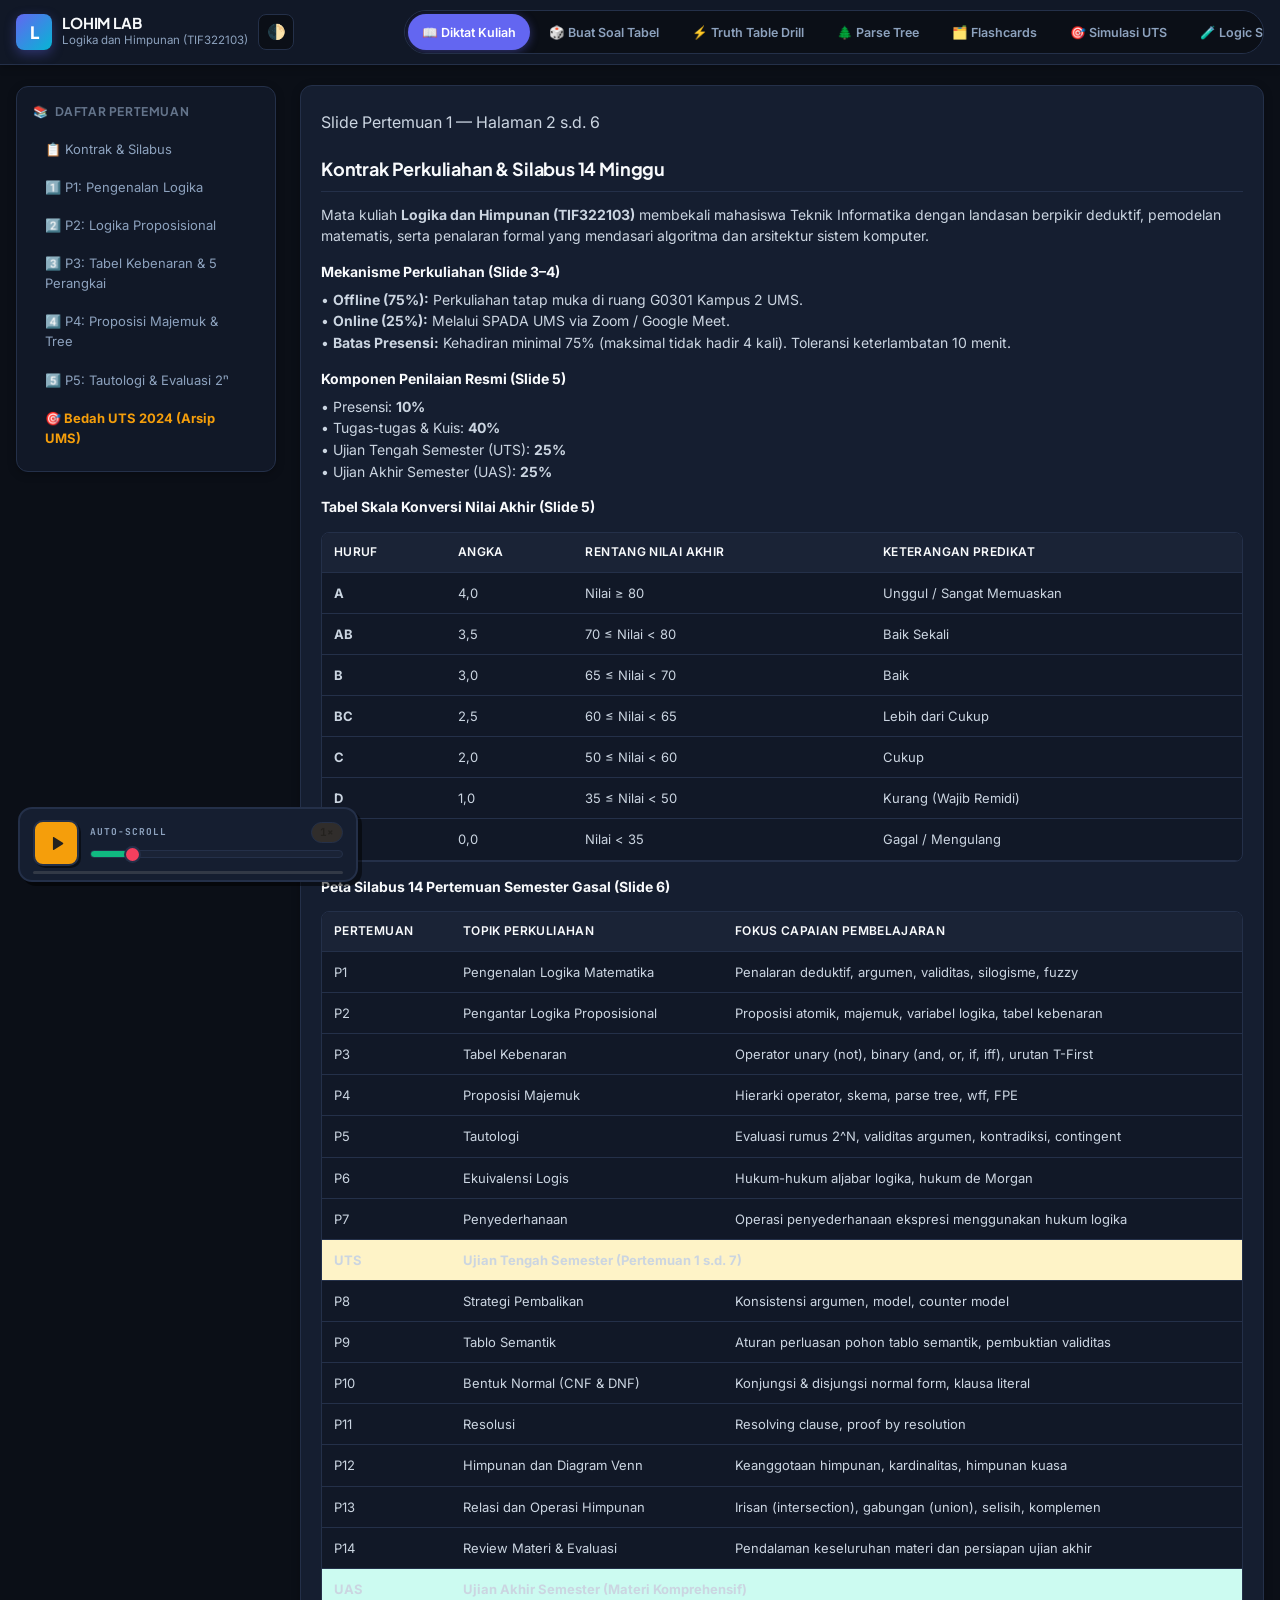
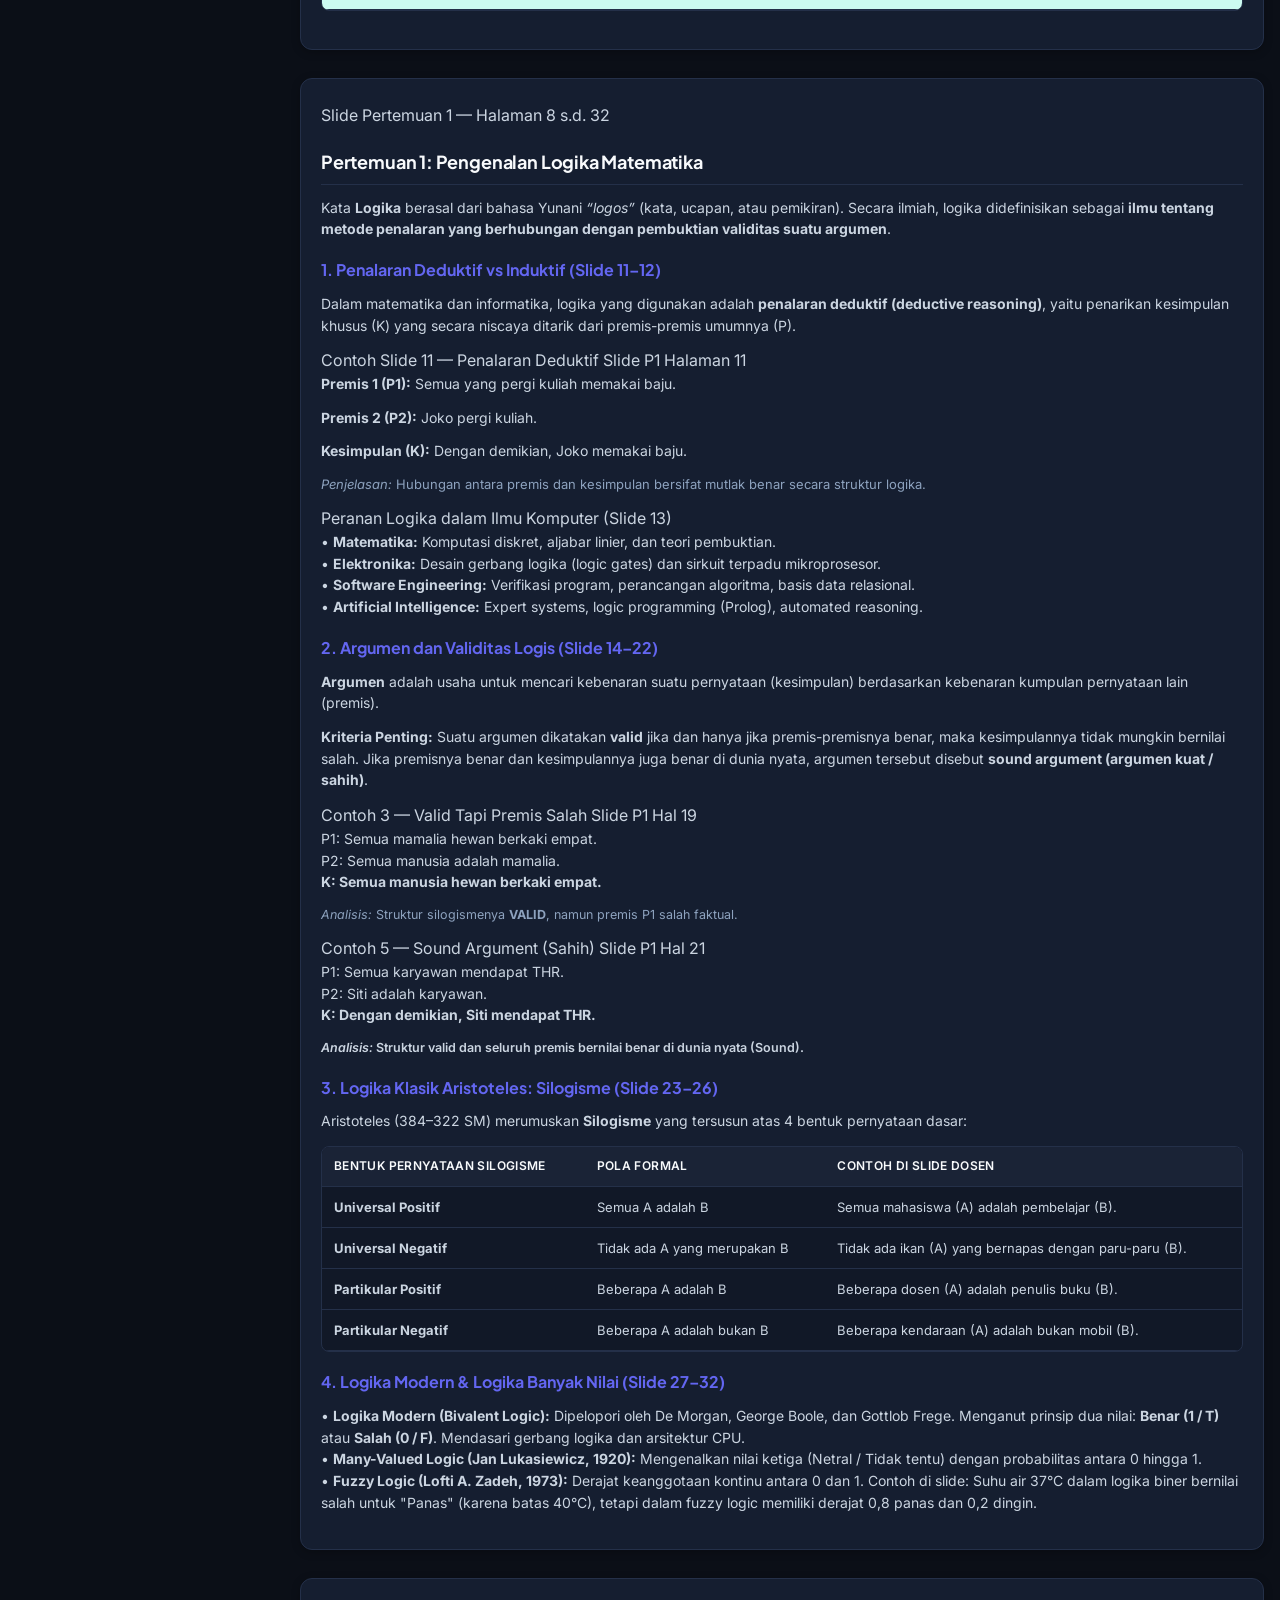
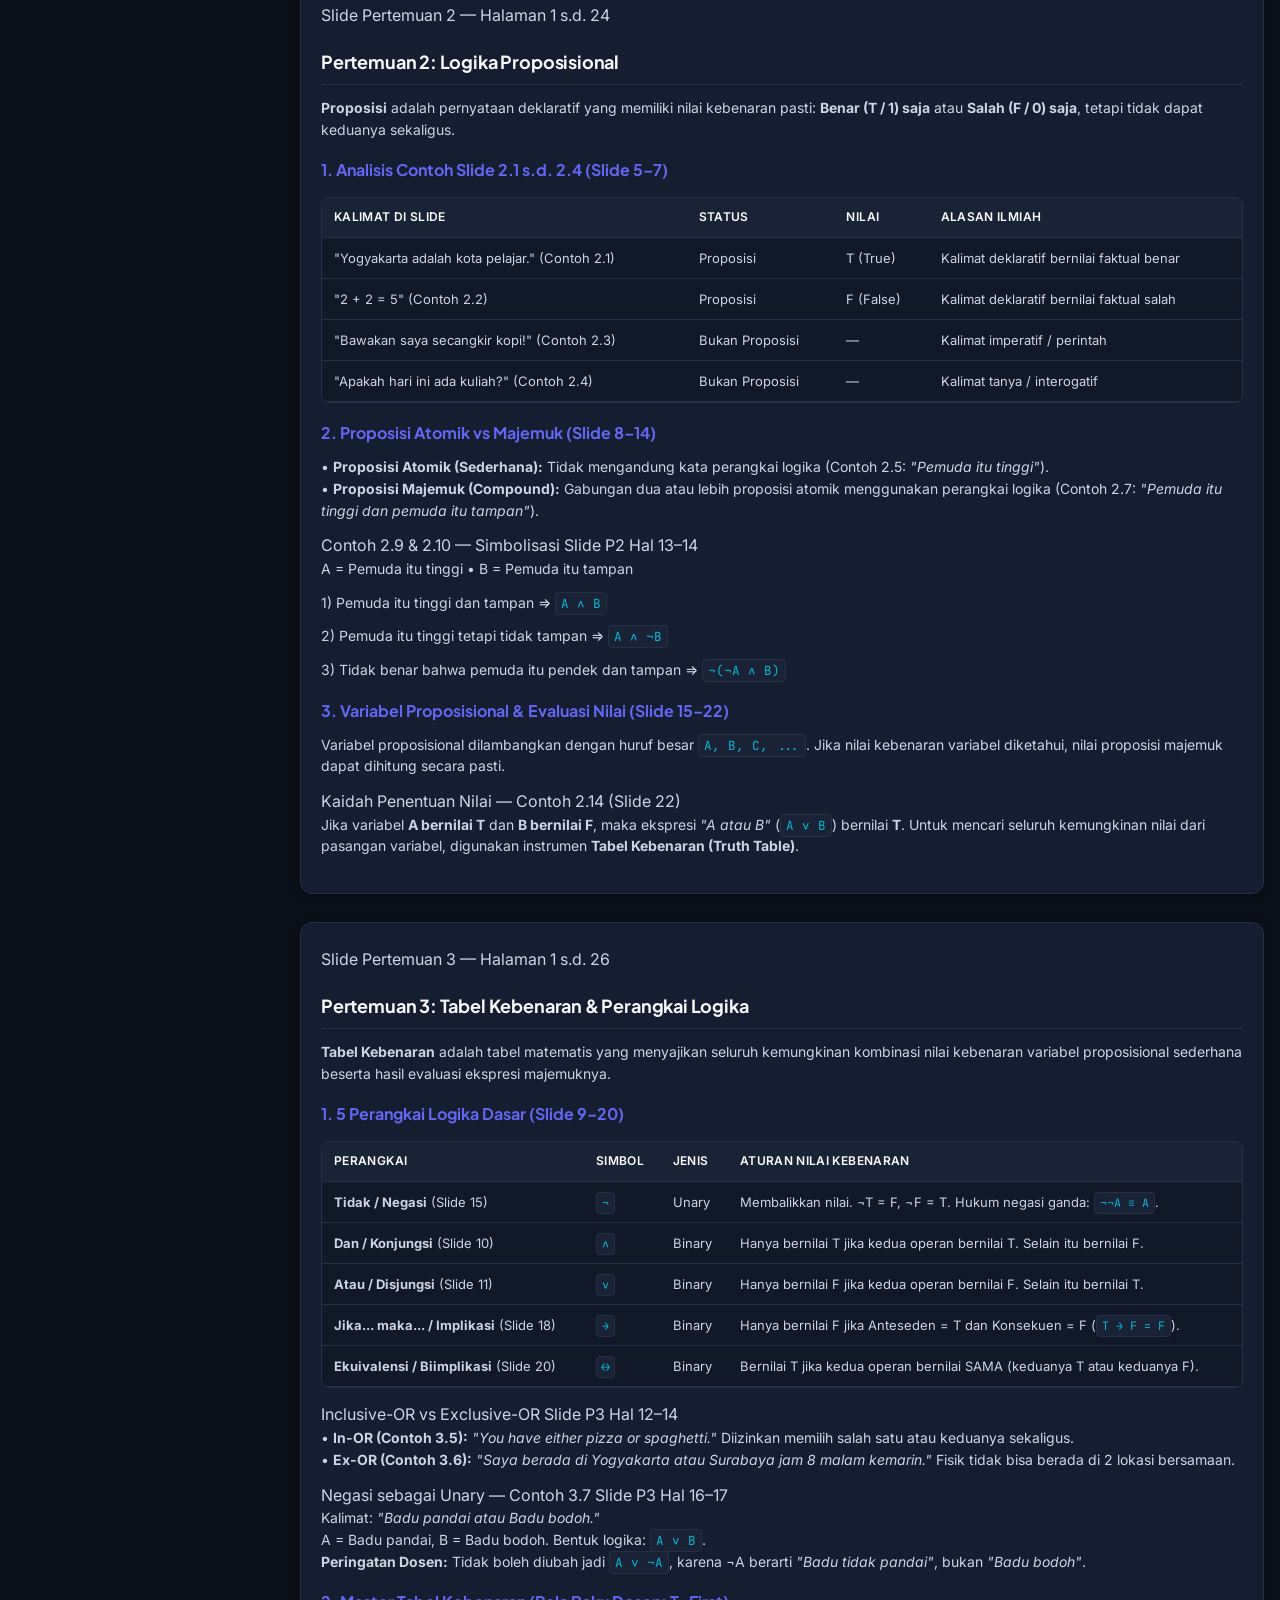
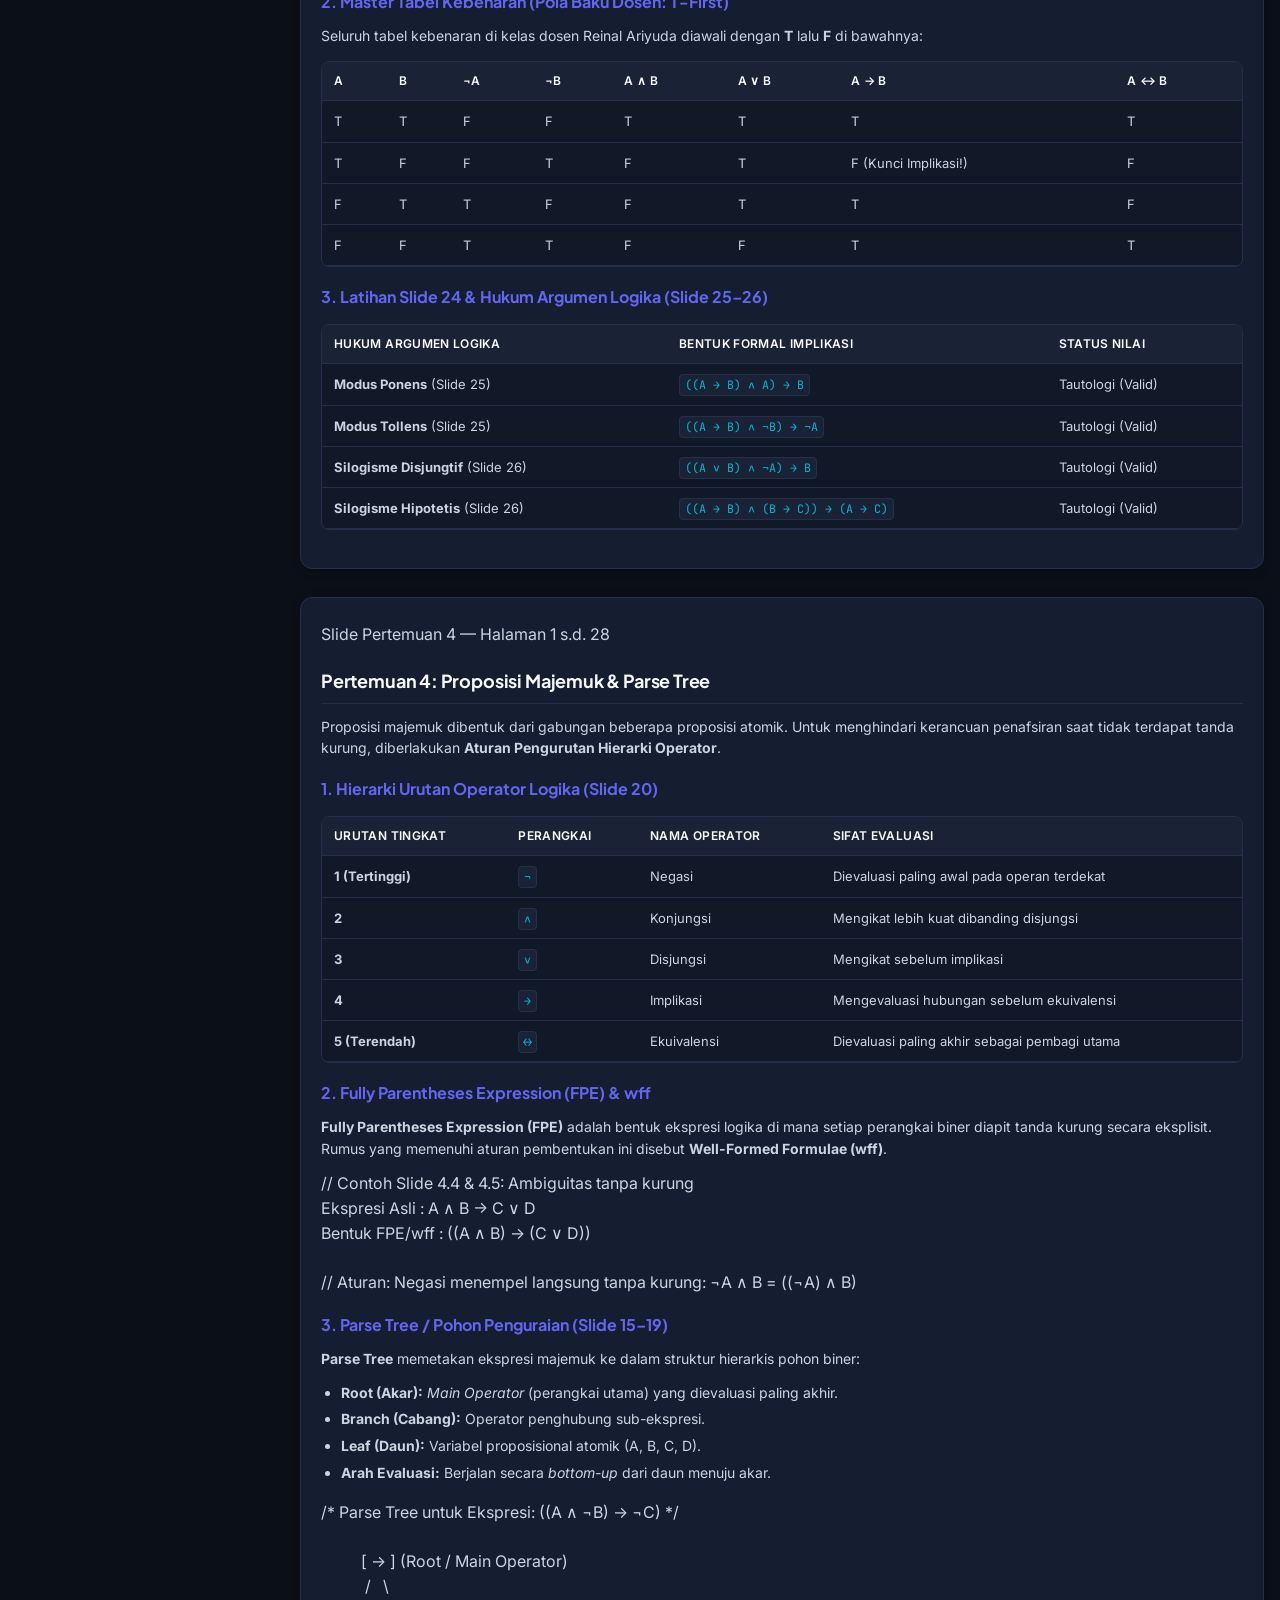
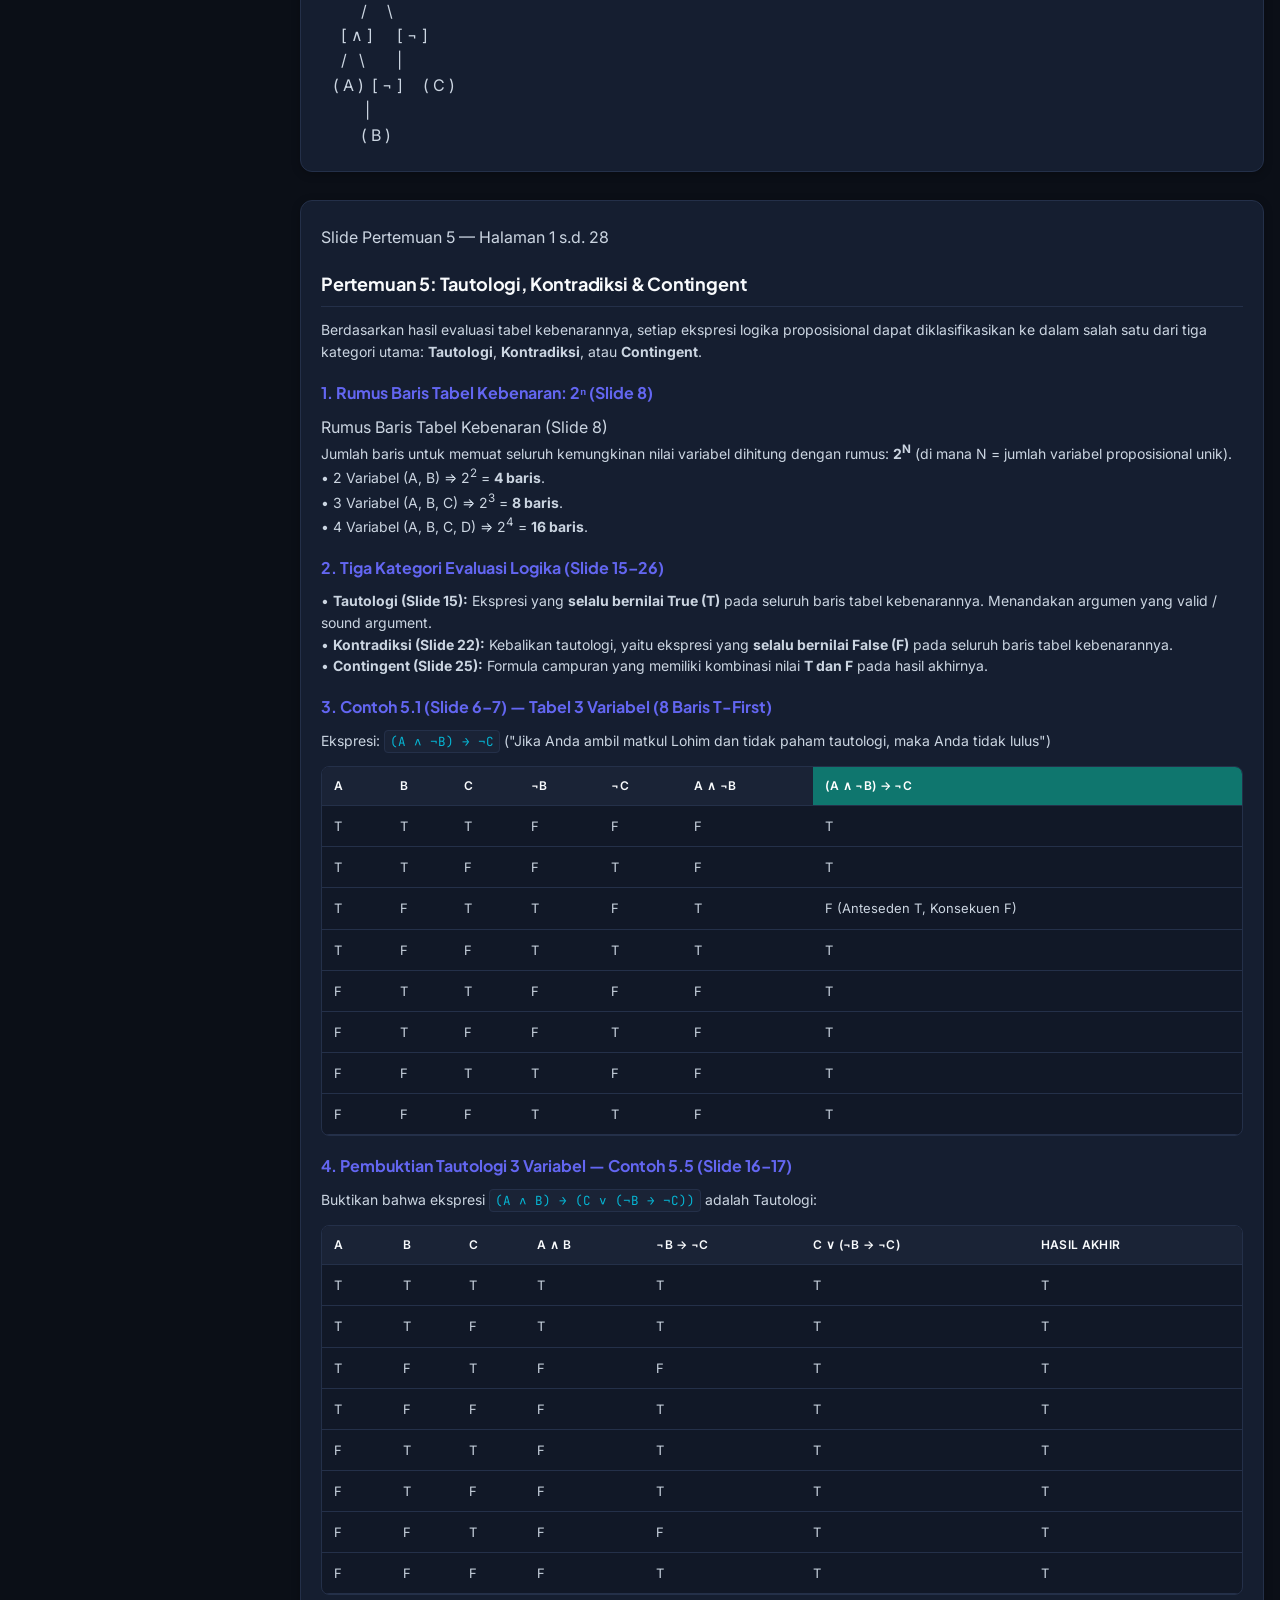
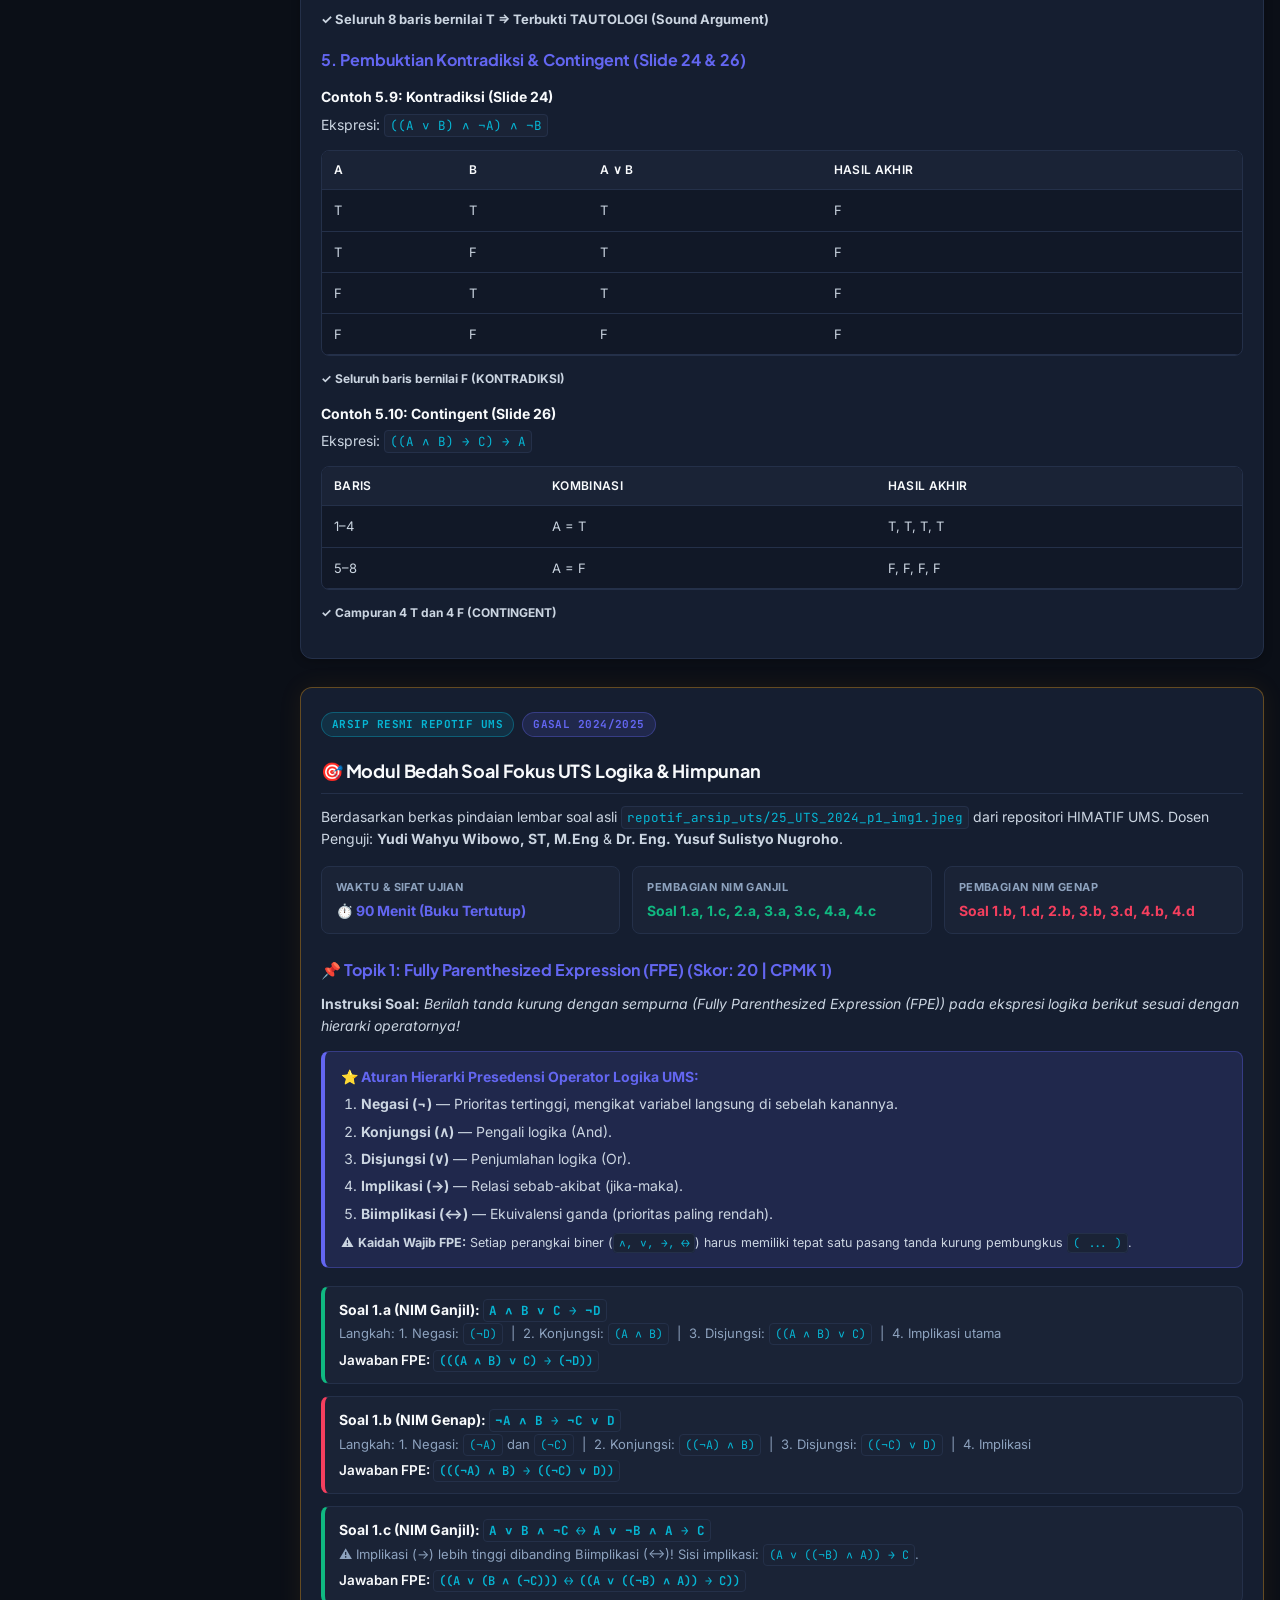
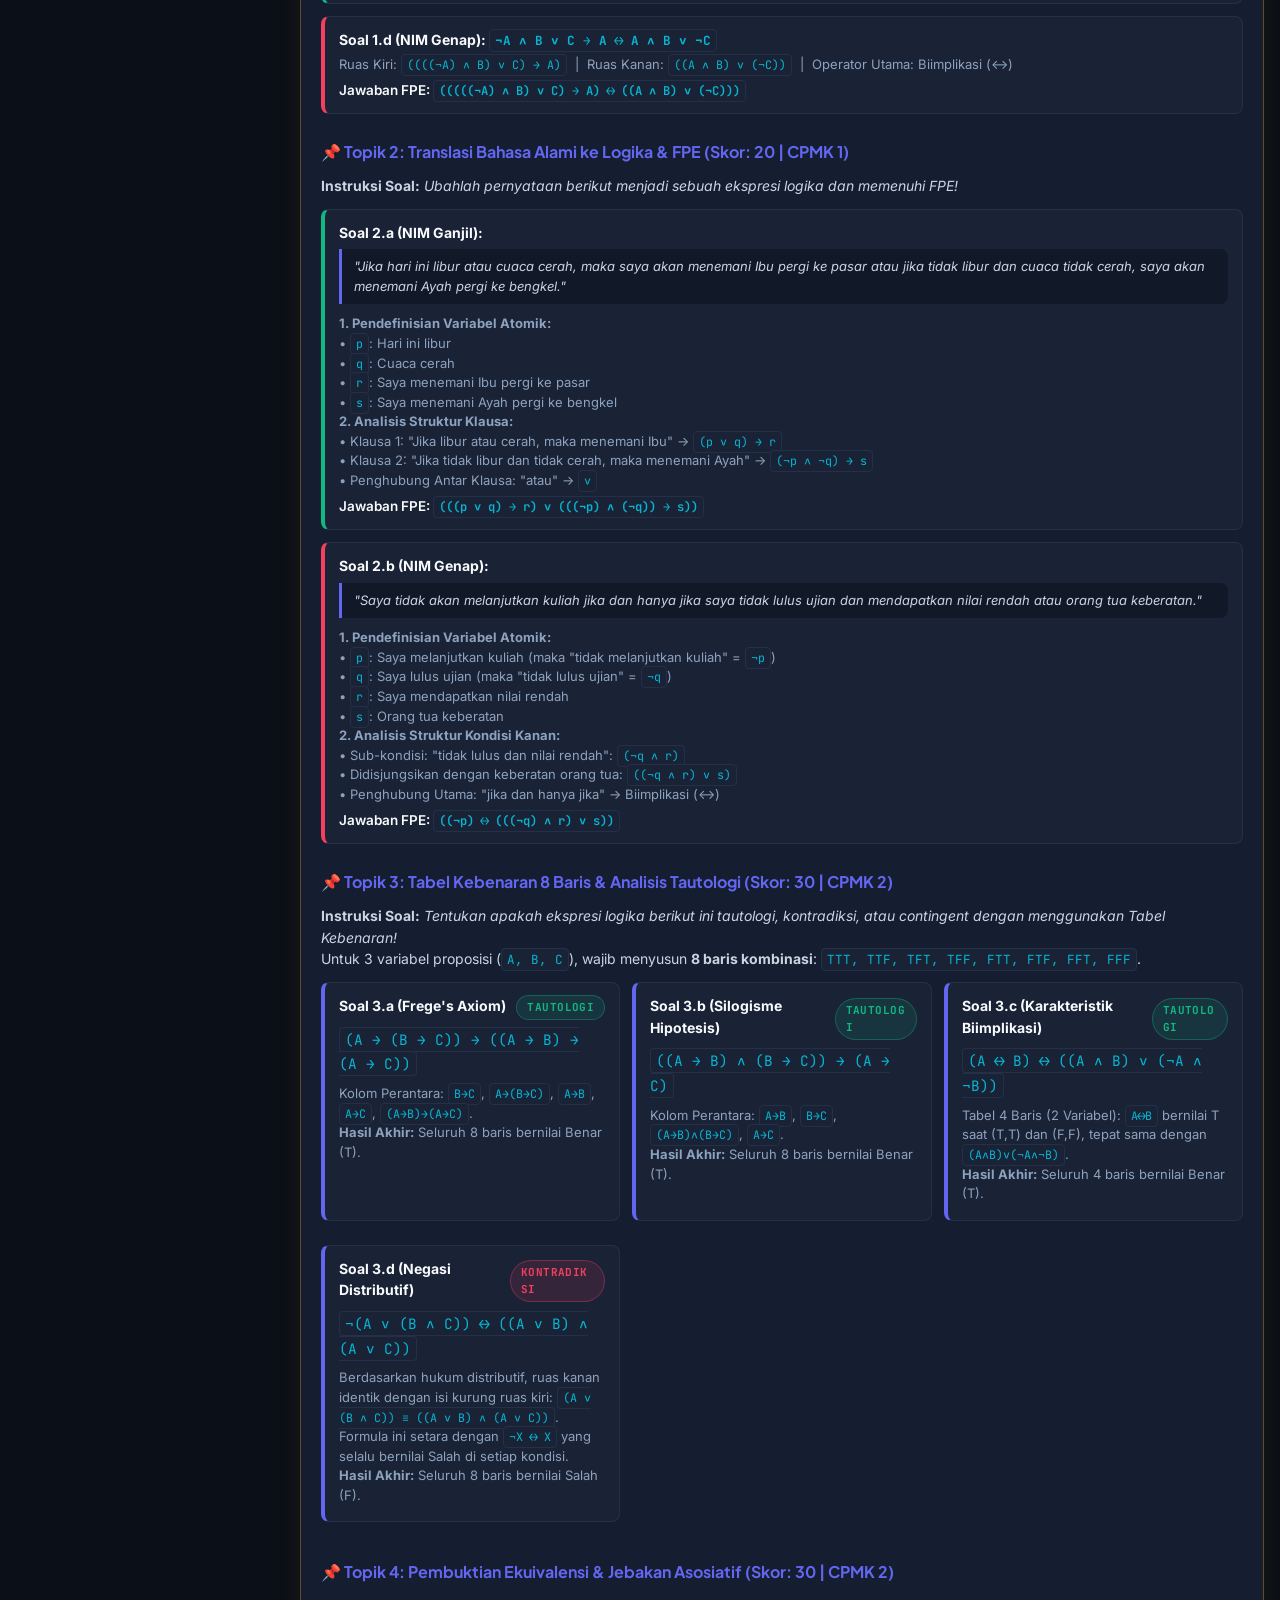
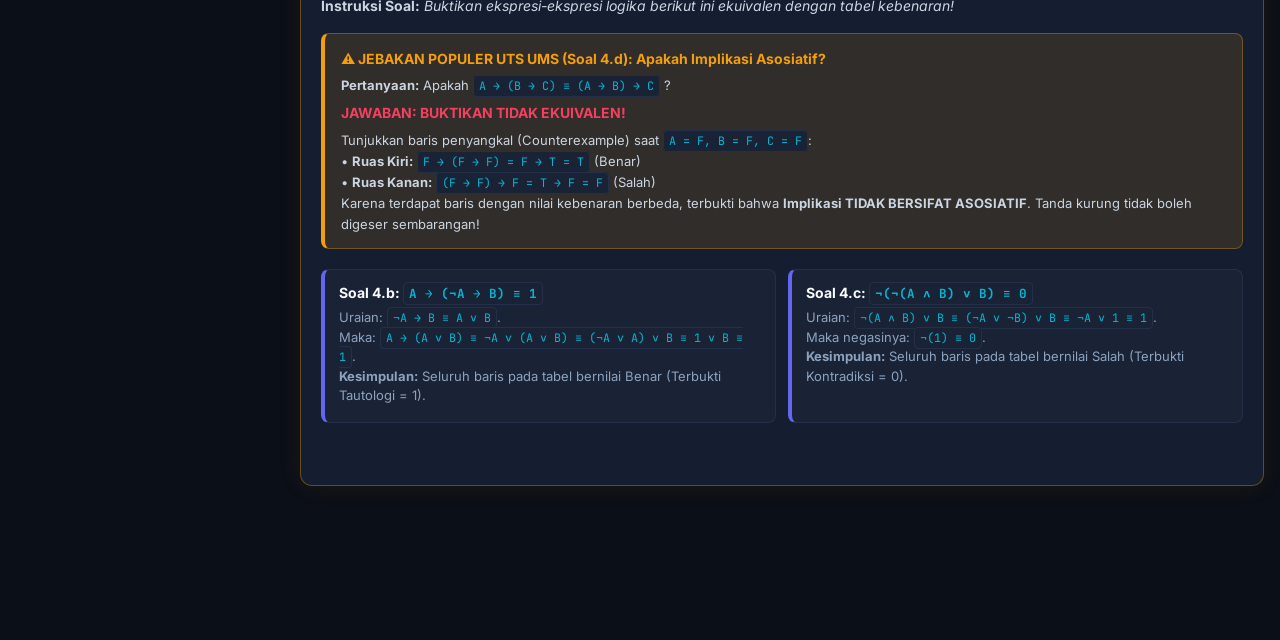
<file: index.html>
<!DOCTYPE html>
<html lang="id" data-theme="dark">
<head>
<meta charset="UTF-8">
<meta name="viewport" content="width=device-width, initial-scale=1.0, maximum-scale=1.0, user-scalable=no, viewport-fit=cover">
<title>LOHIM LAB — Modern Logic & Set Theory Interactive Master</title>
<link rel="preconnect" href="https://fonts.googleapis.com">
<link rel="preconnect" href="https://fonts.gstatic.com" crossorigin>
<link href="https://fonts.googleapis.com/css2?family=Inter:wght@400;500;600;700&family=JetBrains+Mono:wght@400;500;600;700&family=Plus+Jakarta+Sans:wght@600;700;800&display=swap" rel="stylesheet">
<style>
/* ==========================================================================
   DESIGN TOKENS: MODERN CYBER-ACADEMIC SLATE & ELECTRIC INDIGO (DARK / LIGHT)
   ========================================================================== */
:root {
  --font-sans: 'Inter', -apple-system, BlinkMacSystemFont, sans-serif;
  --font-heading: 'Plus Jakarta Sans', -apple-system, sans-serif;
  --font-mono: 'JetBrains Mono', monospace;

  /* Default Dark Mode (Cyber-Academic) */
  --bg-page: #0b0f17;
  --bg-surface: #111827;
  --bg-surface-elevated: #1a2336;
  --bg-surface-card: #151e30;
  --bg-hover: #222f46;
  --border-color: #243049;
  --border-subtle: #192336;

  --text-main: #f8fafc;
  --text-body: #cbd5e1;
  --text-muted: #8da2be;
  --text-subtle: #64748b;

  --primary: #6366f1;
  --primary-hover: #4f46e5;
  --primary-light: rgba(99, 102, 241, 0.15);
  --primary-border: rgba(99, 102, 241, 0.35);

  --accent-emerald: #10b981;
  --emerald-bg: rgba(16, 185, 129, 0.12);
  --emerald-border: rgba(16, 185, 129, 0.35);

  --accent-amber: #f59e0b;
  --amber-bg: rgba(245, 158, 11, 0.12);
  --amber-border: rgba(245, 158, 11, 0.35);

  --accent-rose: #f43f5e;
  --rose-bg: rgba(244, 63, 94, 0.12);
  --rose-border: rgba(244, 63, 94, 0.35);

  --accent-cyan: #06b6d4;
  --cyan-bg: rgba(6, 182, 212, 0.12);
  --cyan-border: rgba(6, 182, 212, 0.35);

  --radius-sm: 8px;
  --radius-md: 12px;
  --radius-lg: 16px;
  --radius-full: 9999px;

  --shadow-sm: 0 2px 8px rgba(0, 0, 0, 0.25);
  --shadow-md: 0 4px 20px rgba(0, 0, 0, 0.35);
}

[data-theme="light"] {
  --bg-page: #f8fafc;
  --bg-surface: #ffffff;
  --bg-surface-elevated: #f1f5f9;
  --bg-surface-card: #ffffff;
  --bg-hover: #e2e8f0;
  --border-color: #e2e8f0;
  --border-subtle: #edf2f7;

  --text-main: #0f172a;
  --text-body: #334155;
  --text-muted: #64748b;
  --text-subtle: #94a3b8;

  --primary: #4f46e5;
  --primary-hover: #4338ca;
  --primary-light: #eef2ff;
  --primary-border: #c7d2fe;

  --accent-emerald: #059669;
  --emerald-bg: #ecfdf5;
  --emerald-border: #a7f3d0;

  --accent-amber: #d97706;
  --amber-bg: #fffbeb;
  --amber-border: #fde68a;

  --accent-rose: #e11d48;
  --rose-bg: #fff1f2;
  --rose-border: #fecdd3;

  --accent-cyan: #0891b2;
  --cyan-bg: #ecfeff;
  --cyan-border: #a5f3fc;

  --shadow-sm: 0 1px 3px rgba(0, 0, 0, 0.06);
  --shadow-md: 0 4px 14px rgba(0, 0, 0, 0.08);
}

/* =================== RESET & GLOBAL =================== */
*, *::before, *::after {
  box-sizing: border-box;
  margin: 0;
  padding: 0;
}

html, body {
  max-width: 100vw;
  overflow-x: hidden;
}

body {
  font-family: var(--font-sans);
  background-color: var(--bg-page);
  color: var(--text-body);
  line-height: 1.55;
  -webkit-font-smoothing: antialiased;
  min-height: 100vh;
  display: flex;
  flex-direction: column;
}

/* =================== APP HEADER & RESPONSIVE SLIDING NAVBAR =================== */
.app-header {
  position: sticky;
  top: 0;
  z-index: 100;
  background: var(--bg-surface);
  backdrop-filter: blur(16px);
  -webkit-backdrop-filter: blur(16px);
  border-bottom: 1px solid var(--border-color);
  box-shadow: var(--shadow-sm);
  width: 100%;
}

.header-inner {
  max-width: 1300px;
  margin: 0 auto;
  padding: 10px 16px;
  display: flex;
  align-items: center;
  justify-content: space-between;
  gap: 12px;
}

.header-brand-row {
  display: flex;
  align-items: center;
  justify-content: space-between;
  gap: 10px;
}

.brand-group {
  display: flex;
  align-items: center;
  gap: 10px;
  cursor: pointer;
  text-decoration: none;
}

.brand-badge {
  width: 36px;
  height: 36px;
  border-radius: var(--radius-sm);
  background: linear-gradient(135deg, #6366f1, #06b6d4);
  display: flex;
  align-items: center;
  justify-content: center;
  color: #fff;
  font-weight: 800;
  font-family: var(--font-heading);
  font-size: 17px;
  box-shadow: 0 4px 12px rgba(99, 102, 241, 0.35);
  flex-shrink: 0;
}

.brand-info h1 {
  font-size: 15px;
  font-family: var(--font-heading);
  font-weight: 700;
  color: var(--text-main);
  letter-spacing: -0.01em;
  line-height: 1.2;
}

.brand-info p {
  font-size: 11.5px;
  color: var(--text-muted);
  white-space: nowrap;
}

/* Sliding Navigation Container */
.nav-scroll-container {
  display: flex;
  align-items: center;
  position: relative;
  min-width: 0;
  flex: 1;
  max-width: 860px;
}

.nav-tabs {
  display: flex;
  align-items: center;
  gap: 5px;
  background: var(--bg-page);
  padding: 3px;
  border-radius: var(--radius-full);
  border: 1px solid var(--border-color);
  overflow-x: auto;
  overflow-y: hidden;
  white-space: nowrap;
  -webkit-overflow-scrolling: touch;
  scrollbar-width: none;
  scroll-behavior: smooth;
  width: 100%;
}

.nav-tabs::-webkit-scrollbar {
  display: none;
}

.nav-tab-btn {
  background: transparent;
  border: none;
  color: var(--text-muted);
  font-family: var(--font-sans);
  font-size: 12.5px;
  font-weight: 600;
  padding: 7px 14px;
  border-radius: var(--radius-full);
  cursor: pointer;
  display: inline-flex;
  align-items: center;
  gap: 6px;
  white-space: nowrap;
  transition: all 0.2s ease;
  flex-shrink: 0;
  user-select: none;
  -webkit-tap-highlight-color: transparent;
  min-height: 36px;
}

.nav-tab-btn:hover {
  color: var(--text-main);
  background: var(--bg-hover);
}

.nav-tab-btn.active {
  background: var(--primary);
  color: #ffffff;
  box-shadow: 0 2px 10px rgba(99, 102, 241, 0.4);
}

.header-actions {
  display: flex;
  align-items: center;
  gap: 8px;
  flex-shrink: 0;
}

.theme-toggle-btn {
  background: var(--bg-page);
  border: 1px solid var(--border-color);
  color: var(--text-muted);
  width: 36px;
  height: 36px;
  border-radius: var(--radius-sm);
  display: flex;
  align-items: center;
  justify-content: center;
  cursor: pointer;
  transition: all 0.2s;
  flex-shrink: 0;
  font-size: 15px;
}

.theme-toggle-btn:hover {
  color: var(--text-main);
  border-color: var(--primary);
}

/* =================== MAIN CONTENT CONTAINER =================== */
.main-content {
  flex: 1;
  max-width: 1300px;
  width: 100%;
  margin: 0 auto;
  padding: 20px 16px 50px;
}

.tab-pane {
  display: none;
  animation: fadeIn 0.2s cubic-bezier(0.16, 1, 0.3, 1);
}

.tab-pane.active {
  display: block;
}

@keyframes fadeIn {
  from { opacity: 0; transform: translateY(4px); }
  to { opacity: 1; transform: translateY(0); }
}

/* =================== TAB 1: DIKTAT KULIAH =================== */
.diktat-layout {
  display: grid;
  grid-template-columns: 260px 1fr;
  gap: 24px;
  align-items: start;
}

.diktat-sidebar {
  position: sticky;
  top: 86px;
  background: var(--bg-surface);
  border: 1px solid var(--border-color);
  border-radius: var(--radius-md);
  padding: 16px;
  box-shadow: var(--shadow-sm);
}

.sidebar-title {
  font-family: var(--font-heading);
  font-size: 12px;
  font-weight: 700;
  text-transform: uppercase;
  letter-spacing: 0.05em;
  color: var(--text-subtle);
  margin-bottom: 10px;
  display: flex;
  align-items: center;
  gap: 6px;
}

.toc-list {
  list-style: none;
  display: flex;
  flex-direction: column;
  gap: 4px;
}

.toc-link {
  display: block;
  padding: 7px 10px;
  border-radius: var(--radius-sm);
  color: var(--text-muted);
  font-size: 13px;
  text-decoration: none;
  transition: all 0.2s;
  border-left: 2px solid transparent;
}

.toc-link:hover, .toc-link.active {
  color: var(--primary);
  background: var(--primary-light);
  border-left-color: var(--primary);
  font-weight: 600;
}

.diktat-body {
  display: flex;
  flex-direction: column;
  gap: 28px;
  min-width: 0;
}

.article-card {
  background: var(--bg-surface-card);
  border: 1px solid var(--border-color);
  border-radius: var(--radius-md);
  padding: 24px 20px;
  box-shadow: var(--shadow-sm);
  scroll-margin-top: 90px;
  overflow-wrap: break-word;
  word-break: break-word;
}

.article-card h1, .article-card h2 {
  font-family: var(--font-heading);
  color: var(--text-main);
  letter-spacing: -0.01em;
  margin-bottom: 12px;
}

.article-card h1 { font-size: 22px; }
.article-card h2 { font-size: 18px; border-bottom: 1px solid var(--border-color); padding-bottom: 8px; margin-top: 20px; }
.article-card h3 { font-family: var(--font-heading); font-size: 16px; color: var(--primary); margin: 18px 0 10px; }
.article-card h4 { font-family: var(--font-sans); font-size: 14px; color: var(--text-main); margin: 14px 0 6px; }
.article-card p { margin-bottom: 12px; color: var(--text-body); font-size: 14px; }
.article-card ul, .article-card ol { margin: 0 0 16px 20px; }
.article-card li { margin-bottom: 5px; font-size: 14px; }
.article-card code { font-family: var(--font-mono); background: var(--bg-surface-elevated); padding: 2px 5px; border-radius: 4px; color: var(--accent-cyan); font-size: 0.9em; border: 1px solid var(--border-color); overflow-wrap: break-word; }

/* Table safe scroll wrapper */
.table-scroll-wrap {
  width: 100%;
  max-width: 100%;
  overflow-x: auto;
  -webkit-overflow-scrolling: touch;
  margin: 14px 0;
  border-radius: var(--radius-sm);
  border: 1px solid var(--border-color);
  background: var(--bg-surface);
}

.article-card table, .academic-table {
  width: 100%;
  border-collapse: collapse;
  font-size: 13px;
}

.article-card th, .academic-table th {
  background: var(--bg-surface-elevated);
  color: var(--text-main);
  font-weight: 600;
  font-size: 12px;
  text-transform: uppercase;
  letter-spacing: 0.03em;
  padding: 10px 12px;
  text-align: left;
  border-bottom: 1px solid var(--border-color);
}

.article-card td, .academic-table td {
  padding: 10px 12px;
  text-align: left;
  border-bottom: 1px solid var(--border-color);
  color: var(--text-body);
}

.article-card tr:hover td {
  background: var(--bg-hover);
}

/* Callout Box styling */
.callout {
  padding: 14px 16px;
  border-radius: var(--radius-sm);
  margin: 16px 0;
  border-left: 4px solid;
  font-size: 13.5px;
}

.callout-info { background: var(--primary-light); border-color: var(--primary); color: var(--text-body); }
.callout-warning { background: var(--amber-bg); border-color: var(--accent-amber); color: var(--text-body); }
.callout-success { background: var(--emerald-bg); border-color: var(--accent-emerald); color: var(--text-body); }

/* =================== TAB 2: TRUTH TABLE DRILL =================== */
.drill-container { display: flex; flex-direction: column; gap: 20px; }
.section-hero {
  background: linear-gradient(135deg, rgba(99, 102, 241, 0.12), rgba(6, 182, 212, 0.08));
  border: 1px solid var(--primary-border);
  border-radius: var(--radius-md);
  padding: 20px;
  display: flex;
  justify-content: space-between;
  align-items: center;
  flex-wrap: wrap;
  gap: 14px;
}
.hero-text h2 { font-family: var(--font-heading); font-size: 20px; color: var(--text-main); margin-bottom: 4px; }
.hero-text p { color: var(--text-muted); font-size: 13.5px; }

.drill-selector { display: flex; gap: 8px; overflow-x: auto; -webkit-overflow-scrolling: touch; padding-bottom: 4px; max-width: 100%; }
.drill-btn {
  background: var(--bg-surface);
  border: 1px solid var(--border-color);
  color: var(--text-body);
  padding: 7px 12px;
  border-radius: var(--radius-sm);
  font-size: 12.5px;
  font-weight: 600;
  cursor: pointer;
  transition: all 0.2s;
  white-space: nowrap;
  flex-shrink: 0;
}
.drill-btn.active, .drill-btn:hover { background: var(--primary); color: #fff; border-color: var(--primary); }

.drill-card {
  background: var(--bg-surface-card);
  border: 1px solid var(--border-color);
  border-radius: var(--radius-md);
  padding: 20px;
  box-shadow: var(--shadow-sm);
}

.drill-formula-bar {
  display: flex;
  align-items: center;
  justify-content: space-between;
  padding: 12px 16px;
  background: var(--bg-surface-elevated);
  border-radius: var(--radius-sm);
  margin-bottom: 16px;
  border: 1px solid var(--border-color);
  flex-wrap: wrap;
  gap: 10px;
}
.formula-display { font-family: var(--font-mono); font-size: 17px; color: var(--text-main); font-weight: 700; }

.drill-matrix-table { width: 100%; border-collapse: collapse; }
.drill-matrix-table th, .drill-matrix-table td { padding: 10px 12px; text-align: center; border: 1px solid var(--border-color); }
.drill-matrix-table th { background: var(--bg-surface-elevated); font-family: var(--font-mono); font-size: 13px; color: var(--text-main); }
.drill-matrix-table .input-cell-var { background: var(--bg-page); font-weight: 700; font-family: var(--font-mono); color: var(--text-muted); }

.toggle-cell-btn {
  background: var(--bg-surface-elevated);
  border: 1px solid var(--border-color);
  color: var(--text-muted);
  font-family: var(--font-mono);
  font-weight: 700;
  font-size: 14px;
  padding: 5px 14px;
  border-radius: var(--radius-sm);
  cursor: pointer;
  transition: all 0.15s;
  min-width: 48px;
  min-height: 36px;
}
.toggle-cell-btn.val-T { background: var(--emerald-bg); color: var(--accent-emerald); border-color: var(--emerald-border); }
.toggle-cell-btn.val-F { background: var(--rose-bg); color: var(--accent-rose); border-color: var(--rose-border); }
.toggle-cell-btn.is-correct { outline: 2px solid var(--accent-emerald); box-shadow: 0 0 8px rgba(16, 185, 129, 0.4); }
.toggle-cell-btn.is-wrong { outline: 2px solid var(--accent-rose); animation: shake 0.3s; }

@keyframes shake { 0%, 100% { transform: translateX(0); } 25% { transform: translateX(-4px); } 75% { transform: translateX(4px); } }

.drill-actions { display: flex; align-items: center; justify-content: space-between; gap: 10px; flex-wrap: wrap; }

.btn-primary {
  background: var(--primary);
  color: #fff;
  border: none;
  font-family: var(--font-sans);
  font-size: 13.5px;
  font-weight: 600;
  padding: 9px 18px;
  border-radius: var(--radius-sm);
  cursor: pointer;
  display: inline-flex;
  align-items: center;
  justify-content: center;
  gap: 6px;
  transition: all 0.2s;
  box-shadow: 0 4px 12px rgba(99, 102, 241, 0.3);
  min-height: 42px;
}
.btn-primary:hover { background: var(--primary-hover); transform: translateY(-1px); }

.btn-secondary {
  background: var(--bg-surface-elevated);
  border: 1px solid var(--border-color);
  color: var(--text-body);
  font-size: 13.5px;
  font-weight: 600;
  padding: 9px 16px;
  border-radius: var(--radius-sm);
  cursor: pointer;
  transition: all 0.2s;
  min-height: 42px;
  display: inline-flex;
  align-items: center;
  justify-content: center;
}
.btn-secondary:hover { background: var(--bg-hover); color: var(--text-main); }
.drill-feedback-box { margin-top: 16px; padding: 14px 16px; border-radius: var(--radius-sm); display: none; }

/* =================== TAB 3: PARSE TREE STUDIO =================== */
.tree-container { display: flex; flex-direction: column; gap: 20px; }
.tree-card { background: var(--bg-surface-card); border: 1px solid var(--border-color); border-radius: var(--radius-md); padding: 24px; text-align: center; }
.tree-display-svg { width: 100%; max-width: 650px; height: auto; aspect-ratio: 600 / 320; margin: 14px auto; display: block; }
.tree-legend { display: flex; justify-content: center; gap: 14px; margin-top: 14px; font-size: 12px; color: var(--text-muted); flex-wrap: wrap; }
.legend-item { display: flex; align-items: center; gap: 6px; }
.legend-dot { width: 9px; height: 9px; border-radius: 50%; flex-shrink: 0; }

/* =================== TAB 4: FLASHCARDS =================== */
.flashcards-container { max-width: 720px; margin: 0 auto; display: flex; flex-direction: column; gap: 16px; width: 100%; }
.fc-meta-bar { display: flex; align-items: center; justify-content: space-between; padding: 8px 16px; background: var(--bg-surface); border: 1px solid var(--border-color); border-radius: var(--radius-full); }
.flashcard-3d-wrapper { perspective: 1000px; min-height: 320px; cursor: pointer; width: 100%; }
.flashcard-inner { position: relative; width: 100%; height: 100%; min-height: 320px; text-align: center; transition: transform 0.6s cubic-bezier(0.16, 1, 0.3, 1); transform-style: preserve-3d; border-radius: var(--radius-md); }
.flashcard-inner.flipped { transform: rotateY(180deg); }
.flashcard-front, .flashcard-back {
  position: absolute; width: 100%; height: 100%; min-height: 320px; -webkit-backface-visibility: hidden; backface-visibility: hidden; border-radius: var(--radius-md); padding: 28px 20px; display: flex; flex-direction: column; justify-content: center; align-items: center; border: 1px solid var(--border-color); box-shadow: var(--shadow-md); overflow-y: auto;
}
.flashcard-front { background: linear-gradient(135deg, var(--bg-surface), var(--bg-surface-elevated)); }
.flashcard-back { background: linear-gradient(135deg, var(--bg-surface-elevated), var(--bg-surface-card)); transform: rotateY(180deg); border-color: var(--primary-border); }
.fc-tag { font-size: 11px; font-weight: 700; text-transform: uppercase; letter-spacing: 0.05em; color: var(--primary); margin-bottom: 12px; }
.fc-question { font-family: var(--font-heading); font-size: 17px; font-weight: 700; color: var(--text-main); line-height: 1.4; }
.fc-answer { font-size: 13.5px; color: var(--text-body); line-height: 1.55; text-align: left; }
.fc-controls { display: flex; justify-content: center; align-items: center; gap: 10px; flex-wrap: wrap; }

/* =================== TAB 5: UTS EXAM ARENA =================== */
.arena-container { display: flex; flex-direction: column; gap: 16px; }
.arena-topbar { display: flex; justify-content: space-between; align-items: center; background: var(--bg-surface); border: 1px solid var(--border-color); border-radius: var(--radius-md); padding: 12px 16px; flex-wrap: wrap; gap: 12px; }
.arena-stats { display: flex; gap: 16px; }
.stat-chip { display: flex; flex-direction: column; }
.stat-label { font-size: 10.5px; text-transform: uppercase; color: var(--text-subtle); font-weight: 600; }
.stat-val { font-family: var(--font-mono); font-size: 17px; font-weight: 700; color: var(--text-main); }
.arena-question-card { background: var(--bg-surface-card); border: 1px solid var(--border-color); border-radius: var(--radius-md); padding: 22px 18px; box-shadow: var(--shadow-sm); }
.q-badge-row { display: flex; align-items: center; justify-content: space-between; margin-bottom: 14px; flex-wrap: wrap; gap: 6px; }
.q-pert-pill { background: var(--primary-light); color: var(--primary); padding: 3px 10px; border-radius: var(--radius-full); font-size: 11.5px; font-weight: 700; }
.q-text { font-family: var(--font-heading); font-size: 16px; font-weight: 600; color: var(--text-main); line-height: 1.5; margin-bottom: 18px; }
.q-options-grid { display: grid; grid-template-columns: 1fr; gap: 8px; }
.q-opt-btn { background: var(--bg-surface-elevated); border: 1px solid var(--border-color); padding: 12px 16px; border-radius: var(--radius-sm); color: var(--text-body); text-align: left; font-size: 13.5px; cursor: pointer; transition: all 0.2s; display: flex; align-items: center; gap: 10px; min-height: 44px; }
.q-opt-btn:hover { background: var(--bg-hover); border-color: var(--primary); color: var(--text-main); }
.opt-letter { width: 26px; height: 26px; border-radius: 50%; background: var(--bg-page); border: 1px solid var(--border-color); display: flex; align-items: center; justify-content: center; font-weight: 700; font-size: 12px; flex-shrink: 0; }
.q-opt-btn.correct { background: var(--emerald-bg); border-color: var(--accent-emerald); color: var(--accent-emerald); }
.q-opt-btn.wrong { background: var(--rose-bg); border-color: var(--accent-rose); color: var(--accent-rose); }
.q-explanation-drawer { margin-top: 18px; padding: 16px; border-radius: var(--radius-sm); background: var(--bg-surface-elevated); border: 1px solid var(--border-color); display: none; font-size: 13.5px; }
.jump-bar { display: flex; gap: 5px; flex-wrap: wrap; margin-top: 18px; padding-top: 14px; border-top: 1px solid var(--border-color); }
.jump-btn { width: 32px; height: 32px; border-radius: var(--radius-sm); background: var(--bg-surface-elevated); border: 1px solid var(--border-color); color: var(--text-muted); font-family: var(--font-mono); font-size: 12px; font-weight: 600; cursor: pointer; transition: all 0.15s; }
.jump-btn.current { border-color: var(--primary); color: var(--primary); font-weight: 700; }
.jump-btn.done-correct { background: var(--emerald-bg); color: var(--accent-emerald); border-color: var(--emerald-border); }
.jump-btn.done-wrong { background: var(--rose-bg); color: var(--accent-rose); border-color: var(--rose-border); }

/* =================== TAB 6: LOGIC SANDBOX =================== */
.sandbox-card { background: var(--bg-surface-card); border: 1px solid var(--border-color); border-radius: var(--radius-md); padding: 24px; width: 100%; }
.sandbox-input-row { display: flex; gap: 10px; margin-bottom: 14px; width: 100%; }
.sandbox-input { flex: 1; min-width: 0; background: var(--bg-surface-elevated); border: 1px solid var(--border-color); border-radius: var(--radius-sm); padding: 10px 14px; color: var(--text-main); font-family: var(--font-mono); font-size: 15px; min-height: 44px; }
.btn-generate { flex-shrink: 0; white-space: nowrap; padding: 0 20px; min-height: 44px; }
.virtual-keys-grid { display: grid; grid-template-columns: repeat(5, 1fr); gap: 6px; margin-bottom: 18px; width: 100%; }
.v-key { display: flex; flex-direction: column; align-items: center; justify-content: center; background: var(--bg-surface-elevated); border: 1px solid var(--border-color); border-radius: var(--radius-sm); padding: 6px 2px; min-height: 46px; cursor: pointer; transition: all 0.15s; user-select: none; -webkit-tap-highlight-color: transparent; }
.v-key:hover, .v-key:active { background: var(--primary); border-color: var(--primary); }
.v-key:hover .v-key-symbol, .v-key:active .v-key-symbol, .v-key:hover .v-key-sub, .v-key:active .v-key-sub { color: #ffffff; }
.v-key-symbol { font-family: var(--font-mono); font-size: 15px; font-weight: 700; color: var(--text-main); }
.v-key-sub { font-size: 8.5px; font-weight: 600; color: var(--text-muted); text-transform: uppercase; letter-spacing: 0.03em; margin-top: 1px; }

.classification-banner { display: flex; align-items: center; justify-content: space-between; gap: 10px; padding: 12px 14px; border-radius: var(--radius-sm); margin: 16px 0 12px; border: 1px solid var(--border-color); background: var(--bg-surface-elevated); flex-wrap: wrap; }
.classification-label { font-size: 13px; font-weight: 600; color: var(--text-muted); }
.status-badge-box { display: inline-flex; align-items: center; gap: 6px; padding: 6px 12px; border-radius: 6px; font-size: 12.5px; font-weight: 700; letter-spacing: 0.02em; }
.status-badge-box.tautology { background: var(--emerald-bg); color: var(--accent-emerald); border: 1px solid var(--emerald-border); }
.status-badge-box.contradiction { background: var(--rose-bg); color: var(--accent-rose); border: 1px solid var(--rose-border); }
.status-badge-box.contingent { background: var(--amber-bg); color: var(--accent-amber); border: 1px solid var(--amber-border); }

/* =================== TAB 7: GENERATOR SOAL TABEL KEBENARAN (NEW FEATURE) =================== */
.gen-problem-card {
  background: var(--bg-surface-card);
  border: 1px solid var(--border-color);
  border-radius: var(--radius-md);
  padding: 24px 20px;
  box-shadow: var(--shadow-sm);
  margin-bottom: 20px;
}
.gen-target-box {
  background: var(--bg-surface-elevated);
  border: 1px solid var(--primary-border);
  border-radius: var(--radius-sm);
  padding: 16px;
  margin: 16px 0;
  display: flex;
  align-items: center;
  justify-content: space-between;
  flex-wrap: wrap;
  gap: 12px;
}
.gen-formula-title {
  font-family: var(--font-mono);
  font-size: 20px;
  font-weight: 700;
  color: var(--primary);
  letter-spacing: 0.02em;
}
.gen-controls-bar {
  display: flex;
  gap: 10px;
  flex-wrap: wrap;
  align-items: center;
  margin-bottom: 16px;
}
.answer-key-drawer {
  margin-top: 20px;
  padding: 18px;
  border-radius: var(--radius-sm);
  background: var(--bg-surface-elevated);
  border: 1px solid var(--emerald-border);
  display: none;
  animation: fadeIn 0.25s ease;
}
.key-toggle-btn {
  background: var(--bg-surface-elevated);
  border: 1px solid var(--border-color);
  color: var(--text-main);
  padding: 10px 18px;
  border-radius: var(--radius-sm);
  font-weight: 600;
  font-size: 13.5px;
  cursor: pointer;
  display: inline-flex;
  align-items: center;
  gap: 8px;
  transition: all 0.2s;
  min-height: 42px;
}
.key-toggle-btn:hover {
  background: var(--bg-hover);
  border-color: var(--primary);
}
.key-toggle-btn.open {
  background: var(--emerald-bg);
  border-color: var(--accent-emerald);
  color: var(--accent-emerald);
}

/* ==========================================================================
   MOBILE RESPONSIVE OVERHAUL (< 768px) - NO HORIZONTAL OVERFLOW & COMPACT TEXT
   ========================================================================== */
@media (max-width: 768px) {
  body { font-size: 13px; }
  .header-inner { flex-direction: column; align-items: stretch; padding: 8px 12px; gap: 8px; }
  .header-brand-row { width: 100%; display: flex; justify-content: space-between; align-items: center; }
  .brand-info p { display: none; }
  .nav-scroll-container { width: 100%; max-width: 100%; }
  .nav-tabs { padding: 2px; gap: 3px; }
  .nav-tab-btn { font-size: 12px; padding: 6px 11px; min-height: 34px; }
  .main-content { padding: 10px 8px 40px !important; }
  .diktat-layout { grid-template-columns: 1fr; gap: 14px; }
  .diktat-sidebar { display: none; }
  .article-card { padding: 14px 10px !important; border-radius: var(--radius-sm) !important; }
  .article-card h1 { font-size: 18px !important; }
  .article-card h2 { font-size: 15.5px !important; padding-bottom: 5px !important; margin-top: 14px !important; }
  .article-card h3 { font-size: 14px !important; margin: 12px 0 6px !important; }
  .article-card h4 { font-size: 13px !important; margin: 10px 0 4px !important; }
  .article-card p, .article-card li { font-size: 12.5px !important; line-height: 1.5 !important; }
  .article-card ul, .article-card ol { margin: 0 0 10px 16px !important; }

  /* COMPACT TABLES - FIT ON MOBILE WITHOUT NEEDING HORIZONTAL SCROLL */
  .table-scroll-wrap { margin: 8px 0 !important; border-radius: 6px !important; max-width: 100% !important; }
  .article-card table, .academic-table { min-width: 0 !important; width: 100% !important; font-size: 11px !important; table-layout: auto !important; }
  .article-card th, .academic-table th { padding: 6px 4px !important; font-size: 10px !important; letter-spacing: 0 !important; word-break: break-word !important; white-space: normal !important; line-height: 1.2 !important; }
  .article-card td, .academic-table td { padding: 6px 4px !important; font-size: 11px !important; line-height: 1.3 !important; word-break: break-word !important; white-space: normal !important; }

  .drill-card, .tree-card, .arena-question-card, .sandbox-card, .gen-problem-card { padding: 14px 10px !important; border-radius: var(--radius-sm) !important; }
  .formula-display { font-size: 15px !important; }
  .section-hero { padding: 14px 10px !important; }
  .hero-text h2 { font-size: 16px !important; }
  .flashcard-3d-wrapper, .flashcard-inner, .flashcard-front, .flashcard-back { min-height: 330px !important; }
  .fc-question { font-size: 15px !important; }
  .btn-primary, .btn-secondary, .key-toggle-btn { width: 100% !important; }
  .drill-actions, .fc-controls { flex-direction: column !important; width: 100% !important; }

  /* Matrix table in Drills and Sandbox */
  .drill-matrix-table { min-width: 0 !important; width: 100% !important; }
  .drill-matrix-table th { padding: 6px 3px !important; font-size: 10.5px !important; }
  .drill-matrix-table td { padding: 4px 2px !important; font-size: 10.5px !important; }
  .toggle-cell-btn { min-width: 34px !important; min-height: 30px !important; padding: 3px 5px !important; font-size: 11px !important; }

  /* Sandbox Mobile Specific */
  .sandbox-input-row { flex-direction: column !important; gap: 8px !important; }
  .btn-generate { width: 100% !important; }
  .virtual-keys-grid { gap: 5px !important; }
  .v-key { min-height: 42px !important; padding: 4px 2px !important; }
  .v-key-symbol { font-size: 14px !important; }
  .v-key-sub { font-size: 8px !important; }
  .classification-banner { flex-direction: column !important; align-items: flex-start !important; gap: 6px !important; }
  .status-badge-box { width: 100% !important; justify-content: center !important; }

  .gen-controls-bar { flex-direction: column !important; width: 100% !important; }
  .gen-controls-bar button, .gen-controls-bar select { width: 100% !important; }
  .gen-formula-title { font-size: 17px !important; }
}

/* UTS Special Module Styling - 100% Theme Adaptive */
.uts-badge-row {
  display: flex;
  flex-wrap: wrap;
  align-items: center;
  gap: 8px;
  margin-bottom: 12px;
}
.uts-badge {
  font-family: var(--font-mono);
  font-size: 11px;
  font-weight: 700;
  letter-spacing: 0.04em;
  padding: 3px 10px;
  border-radius: var(--radius-full);
  display: inline-block;
}
.uts-badge-cyan {
  background: var(--cyan-bg);
  color: var(--accent-cyan);
  border: 1px solid var(--cyan-border);
}
.uts-badge-primary {
  background: var(--primary-light);
  color: var(--primary);
  border: 1px solid var(--primary-border);
}

.uts-meta-grid {
  display: grid;
  grid-template-columns: repeat(auto-fit, minmax(210px, 1fr));
  gap: 12px;
  margin: 16px 0 24px;
}
.uts-meta-card {
  background: var(--bg-surface-elevated);
  border: 1px solid var(--border-color);
  padding: 12px 14px;
  border-radius: var(--radius-sm);
}
.uts-meta-card .label {
  font-size: 11px;
  color: var(--text-muted);
  font-weight: 700;
  text-transform: uppercase;
  letter-spacing: 0.04em;
}
.uts-meta-card .val {
  font-size: 14px;
  font-weight: 700;
  margin-top: 4px;
  color: var(--text-main);
}
.uts-meta-card .val.primary { color: var(--primary); }
.uts-meta-card .val.emerald { color: var(--accent-emerald); }
.uts-meta-card .val.rose { color: var(--accent-rose); }

.uts-topic-section {
  margin-bottom: 26px;
}

.uts-soal-card {
  background: var(--bg-surface-elevated);
  border: 1px solid var(--border-color);
  border-left: 4px solid var(--border-color);
  padding: 12px 14px;
  border-radius: var(--radius-sm);
  margin-bottom: 12px;
}
.uts-soal-card.ganjil {
  border-left-color: var(--accent-emerald);
}
.uts-soal-card.genap {
  border-left-color: var(--accent-rose);
}
.uts-soal-card.primary {
  border-left-color: var(--primary);
}

.uts-soal-card .soal-title {
  font-weight: 700;
  color: var(--text-main);
  font-size: 14px;
  margin-bottom: 4px;
}
.uts-soal-card .soal-sub {
  color: var(--text-muted);
  font-size: 13px;
  margin: 4px 0;
  line-height: 1.5;
}
.uts-soal-card .soal-ans {
  margin-top: 6px;
  font-size: 13.5px;
  font-weight: 600;
  color: var(--text-main);
}
.uts-soal-card blockquote {
  margin: 6px 0 10px;
  padding: 8px 12px;
  border-left: 3px solid var(--primary);
  background: var(--bg-surface);
  color: var(--text-body);
  border-radius: 0 var(--radius-sm) var(--radius-sm) 0;
  font-style: italic;
  font-size: 13px;
  line-height: 1.5;
}

.uts-callout-warning {
  background: var(--amber-bg);
  border: 1px solid var(--amber-border);
  border-left: 4px solid var(--accent-amber);
  border-radius: var(--radius-sm);
  padding: 14px 16px;
  margin: 16px 0 20px;
}
.uts-callout-warning h4 {
  margin: 0 0 6px;
  color: var(--accent-amber);
  font-weight: 700;
  font-size: 14px;
}
.uts-callout-warning p {
  margin: 0 0 6px;
  color: var(--text-body);
  font-size: 13px;
  line-height: 1.6;
}
.uts-callout-warning p:last-child {
  margin-bottom: 0;
}

.uts-callout-info {
  background: var(--primary-light);
  border: 1px solid var(--primary-border);
  border-left: 4px solid var(--primary);
  border-radius: var(--radius-sm);
  padding: 14px 16px;
  margin: 14px 0 18px;
}
.uts-callout-info h4 {
  margin: 0 0 6px;
  color: var(--primary);
  font-weight: 700;
  font-size: 14px;
}
.uts-callout-info ol, .uts-callout-info ul {
  margin: 0 0 8px 20px;
  padding: 0;
  color: var(--text-body);
  font-size: 13px;
  line-height: 1.6;
}
.uts-callout-info p {
  margin: 0;
  color: var(--text-body);
  font-size: 12.5px;
}

.uts-grid-2col {
  display: grid;
  grid-template-columns: repeat(auto-fit, minmax(280px, 1fr));
  gap: 12px;
  margin-bottom: 16px;
}

</style>
  <link rel="stylesheet" href="autoscroll.css">
</head>
<body>

<!-- APP HEADER -->
<header class="app-header">
  <div class="header-inner">
    <!-- Top Row: Brand & Theme Toggle -->
    <div class="header-brand-row">
      <div class="brand-group" onclick="switchTab('diktat')">
        <div class="brand-badge">L</div>
        <div class="brand-info">
          <h1>LOHIM LAB</h1>
          <p>Logika dan Himpunan (TIF322103)</p>
        </div>
      </div>
      <div class="header-actions">
        <button class="theme-toggle-btn" onclick="toggleTheme()" title="Ganti Tema (Dark / Light)">
          🌓
        </button>
      </div>
    </div>

    <!-- Sliding Mobile Navigation Tabs -->
    <div class="nav-scroll-container">
      <nav class="nav-tabs" role="tablist" id="mainNavTabs">
        <button class="nav-tab-btn active" onclick="switchTab('diktat')" id="tabBtn-diktat">📖 Diktat Kuliah</button>
        <button class="nav-tab-btn" onclick="switchTab('generator')" id="tabBtn-generator">🎲 Buat Soal Tabel</button>
        <button class="nav-tab-btn" onclick="switchTab('drill')" id="tabBtn-drill">⚡ Truth Table Drill</button>
        <button class="nav-tab-btn" onclick="switchTab('tree')" id="tabBtn-tree">🌲 Parse Tree</button>
        <button class="nav-tab-btn" onclick="switchTab('flashcards')" id="tabBtn-flashcards">🗂️ Flashcards</button>
        <button class="nav-tab-btn" onclick="switchTab('arena')" id="tabBtn-arena">🎯 Simulasi UTS</button>
        <button class="nav-tab-btn" onclick="switchTab('sandbox')" id="tabBtn-sandbox">🧪 Logic Sandbox</button>
      </nav>
    </div>
  </div>
</header>

<!-- MAIN APP CONTAINER -->
<main class="main-content">

  <!-- ==================== TAB 1: DIKTAT KULIAH ==================== -->
  <div id="tab-diktat" class="tab-pane active">
    <div class="diktat-layout">
      <!-- Sticky Sidebar -->
      <aside class="diktat-sidebar">
        <div class="sidebar-title">
          <span>📚</span> Daftar Pertemuan
        </div>
        <ul class="toc-list">
          <li><a href="#art-kontrak" class="toc-link">📋 Kontrak & Silabus</a></li>
          <li><a href="#art-p1" class="toc-link">1️⃣ P1: Pengenalan Logika</a></li>
          <li><a href="#art-p2" class="toc-link">2️⃣ P2: Logika Proposisional</a></li>
          <li><a href="#art-p3" class="toc-link">3️⃣ P3: Tabel Kebenaran & 5 Perangkai</a></li>
          <li><a href="#art-p4" class="toc-link">4️⃣ P4: Proposisi Majemuk & Tree</a></li>
          <li><a href="#art-p5" class="toc-link">5️⃣ P5: Tautologi & Evaluasi 2ⁿ</a></li>
          <li><a href="#art-uts_fokus" class="toc-link" style="color: #f59e0b; font-weight: 700;">🎯 Bedah UTS 2024 (Arsip UMS)</a></li>
        </ul>
      </aside>

      <!-- Articles Body -->
      <div class="diktat-body">
        <article id="art-kontrak" class="article-card">
          
        <span class="section-eyebrow">Slide Pertemuan 1 — Halaman 2 s.d. 6</span>
        <h2 class="section-heading gold">Kontrak Perkuliahan &amp; Silabus 14 Minggu</h2>

        <p>
          Mata kuliah <strong>Logika dan Himpunan (TIF322103)</strong> membekali mahasiswa Teknik Informatika dengan landasan berpikir deduktif, pemodelan matematis, serta penalaran formal yang mendasari algoritma dan arsitektur sistem komputer.
        </p>

        <div class="article-grid-2">
          <div>
            <h4>Mekanisme Perkuliahan (Slide 3–4)</h4>
            <p>
              • <strong>Offline (75%):</strong> Perkuliahan tatap muka di ruang G0301 Kampus 2 UMS.<br>
              • <strong>Online (25%):</strong> Melalui SPADA UMS via Zoom / Google Meet.<br>
              • <strong>Batas Presensi:</strong> Kehadiran minimal 75% (maksimal tidak hadir 4 kali). Toleransi keterlambatan 10 menit.
            </p>
          </div>
          <div>
            <h4>Komponen Penilaian Resmi (Slide 5)</h4>
            <p>
              • Presensi: <strong>10%</strong><br>
              • Tugas-tugas &amp; Kuis: <strong>40%</strong><br>
              • Ujian Tengah Semester (UTS): <strong>25%</strong><br>
              • Ujian Akhir Semester (UAS): <strong>25%</strong>
            </p>
          </div>
        </div>

        <h4>Tabel Skala Konversi Nilai Akhir (Slide 5)</h4>
        <div class="table-wrap">
          <div class="table-scroll-wrap"><table class="academic-table">
            <thead>
              <tr><th>Huruf</th><th>Angka</th><th>Rentang Nilai Akhir</th><th>Keterangan Predikat</th></tr>
            </thead>
            <tbody>
              <tr><td><strong>A</strong></td><td>4,0</td><td>Nilai &ge; 80</td><td><span class="val-t">Unggul / Sangat Memuaskan</span></td></tr>
              <tr><td><strong>AB</strong></td><td>3,5</td><td>70 &le; Nilai &lt; 80</td><td>Baik Sekali</td></tr>
              <tr><td><strong>B</strong></td><td>3,0</td><td>65 &le; Nilai &lt; 70</td><td>Baik</td></tr>
              <tr><td><strong>BC</strong></td><td>2,5</td><td>60 &le; Nilai &lt; 65</td><td>Lebih dari Cukup</td></tr>
              <tr><td><strong>C</strong></td><td>2,0</td><td>50 &le; Nilai &lt; 60</td><td>Cukup</td></tr>
              <tr><td><strong>D</strong></td><td>1,0</td><td>35 &le; Nilai &lt; 50</td><td><span class="val-f">Kurang (Wajib Remidi)</span></td></tr>
              <tr><td><strong>E</strong></td><td>0,0</td><td>Nilai &lt; 35</td><td><span class="val-f">Gagal / Mengulang</span></td></tr>
            </tbody>
          </table></div>
        </div>

        <h4>Peta Silabus 14 Pertemuan Semester Gasal (Slide 6)</h4>
        <div class="table-wrap">
          <div class="table-scroll-wrap"><table class="academic-table">
            <thead>
              <tr><th>Pertemuan</th><th>Topik Perkuliahan</th><th>Fokus Capaian Pembelajaran</th></tr>
            </thead>
            <tbody>
              <tr><td>P1</td><td>Pengenalan Logika Matematika</td><td>Penalaran deduktif, argumen, validitas, silogisme, fuzzy</td></tr>
              <tr><td>P2</td><td>Pengantar Logika Proposisional</td><td>Proposisi atomik, majemuk, variabel logika, tabel kebenaran</td></tr>
              <tr><td>P3</td><td>Tabel Kebenaran</td><td>Operator unary (not), binary (and, or, if, iff), urutan T-First</td></tr>
              <tr><td>P4</td><td>Proposisi Majemuk</td><td>Hierarki operator, skema, parse tree, wff, FPE</td></tr>
              <tr><td>P5</td><td>Tautologi</td><td>Evaluasi rumus 2^N, validitas argumen, kontradiksi, contingent</td></tr>
              <tr><td>P6</td><td>Ekuivalensi Logis</td><td>Hukum-hukum aljabar logika, hukum de Morgan</td></tr>
              <tr><td>P7</td><td>Penyederhanaan</td><td>Operasi penyederhanaan ekspresi menggunakan hukum logika</td></tr>
              <tr style="background:#FEF3C7;font-weight:700"><td>UTS</td><td colspan="2">Ujian Tengah Semester (Pertemuan 1 s.d. 7)</td></tr>
              <tr><td>P8</td><td>Strategi Pembalikan</td><td>Konsistensi argumen, model, counter model</td></tr>
              <tr><td>P9</td><td>Tablo Semantik</td><td>Aturan perluasan pohon tablo semantik, pembuktian validitas</td></tr>
              <tr><td>P10</td><td>Bentuk Normal (CNF &amp; DNF)</td><td>Konjungsi &amp; disjungsi normal form, klausa literal</td></tr>
              <tr><td>P11</td><td>Resolusi</td><td>Resolving clause, proof by resolution</td></tr>
              <tr><td>P12</td><td>Himpunan dan Diagram Venn</td><td>Keanggotaan himpunan, kardinalitas, himpunan kuasa</td></tr>
              <tr><td>P13</td><td>Relasi dan Operasi Himpunan</td><td>Irisan (intersection), gabungan (union), selisih, komplemen</td></tr>
              <tr><td>P14</td><td>Review Materi &amp; Evaluasi</td><td>Pendalaman keseluruhan materi dan persiapan ujian akhir</td></tr>
              <tr style="background:#CCFBF1;font-weight:700"><td>UAS</td><td colspan="2">Ujian Akhir Semester (Materi Komprehensif)</td></tr>
            </tbody>
          </table></div>
        </div>
      
        </article>

        <article id="art-p1" class="article-card">
          
        <span class="section-eyebrow">Slide Pertemuan 1 — Halaman 8 s.d. 32</span>
        <h2 class="section-heading">Pertemuan 1: Pengenalan Logika Matematika</h2>

        <p>
          Kata <strong>Logika</strong> berasal dari bahasa Yunani <em>“logos”</em> (kata, ucapan, atau pemikiran). Secara ilmiah, logika didefinisikan sebagai <strong>ilmu tentang metode penalaran yang berhubungan dengan pembuktian validitas suatu argumen</strong>.
        </p>

        <h3>1. Penalaran Deduktif vs Induktif (Slide 11–12)</h3>
        <p>
          Dalam matematika dan informatika, logika yang digunakan adalah <strong>penalaran deduktif (deductive reasoning)</strong>, yaitu penarikan kesimpulan khusus (K) yang secara niscaya ditarik dari premis-premis umumnya (P).
        </p>

        <div class="slide-example">
          <div class="example-header">
            <span class="example-tag">Contoh Slide 11 — Penalaran Deduktif</span>
            <span class="example-slide-ref">Slide P1 Halaman 11</span>
          </div>
          <div class="example-body">
            <p><strong>Premis 1 (P1):</strong> Semua yang pergi kuliah memakai baju.</p>
            <p><strong>Premis 2 (P2):</strong> Joko pergi kuliah.</p>
            <p><strong>Kesimpulan (K):</strong> Dengan demikian, Joko memakai baju.</p>
            <p style="font-size:13px;color:var(--text-muted);margin-top:6px">
              <em>Penjelasan:</em> Hubungan antara premis dan kesimpulan bersifat mutlak benar secara struktur logika.
            </p>
          </div>
        </div>

        <div class="editorial-callout">
          <div class="editorial-callout-title">Peranan Logika dalam Ilmu Komputer (Slide 13)</div>
          <p>
            • <strong>Matematika:</strong> Komputasi diskret, aljabar linier, dan teori pembuktian.<br>
            • <strong>Elektronika:</strong> Desain gerbang logika (logic gates) dan sirkuit terpadu mikroprosesor.<br>
            • <strong>Software Engineering:</strong> Verifikasi program, perancangan algoritma, basis data relasional.<br>
            • <strong>Artificial Intelligence:</strong> Expert systems, logic programming (Prolog), automated reasoning.
          </p>
        </div>

        <h3>2. Argumen dan Validitas Logis (Slide 14–22)</h3>
        <p>
          <strong>Argumen</strong> adalah usaha untuk mencari kebenaran suatu pernyataan (kesimpulan) berdasarkan kebenaran kumpulan pernyataan lain (premis).
        </p>
        <p>
          <strong>Kriteria Penting:</strong> Suatu argumen dikatakan <strong>valid</strong> jika dan hanya jika premis-premisnya benar, maka kesimpulannya tidak mungkin bernilai salah. Jika premisnya benar dan kesimpulannya juga benar di dunia nyata, argumen tersebut disebut <strong>sound argument (argumen kuat / sahih)</strong>.
        </p>

        <div class="article-grid-2">
          <div class="slide-example">
            <div class="example-header">
              <span class="example-tag">Contoh 3 — Valid Tapi Premis Salah</span>
              <span class="example-slide-ref">Slide P1 Hal 19</span>
            </div>
            <div class="example-body">
              <p>P1: Semua mamalia hewan berkaki empat.<br>
              P2: Semua manusia adalah mamalia.<br>
              <strong>K: Semua manusia hewan berkaki empat.</strong></p>
              <p style="font-size:12.5px;color:var(--text-muted);margin-top:6px">
                <em>Analisis:</em> Struktur silogismenya <strong>VALID</strong>, namun premis P1 salah faktual.
              </p>
            </div>
          </div>

          <div class="slide-example">
            <div class="example-header">
              <span class="example-tag">Contoh 5 — Sound Argument (Sahih)</span>
              <span class="example-slide-ref">Slide P1 Hal 21</span>
            </div>
            <div class="example-body">
              <p>P1: Semua karyawan mendapat THR.<br>
              P2: Siti adalah karyawan.<br>
              <strong>K: Dengan demikian, Siti mendapat THR.</strong></p>
              <p style="font-size:12.5px;color:var(--teal-dark);margin-top:6px;font-weight:600">
                <em>Analisis:</em> Struktur valid dan seluruh premis bernilai benar di dunia nyata (Sound).
              </p>
            </div>
          </div>
        </div>

        <h3>3. Logika Klasik Aristoteles: Silogisme (Slide 23–26)</h3>
        <p>
          Aristoteles (384–322 SM) merumuskan <strong>Silogisme</strong> yang tersusun atas 4 bentuk pernyataan dasar:
        </p>

        <div class="table-wrap">
          <div class="table-scroll-wrap"><table class="academic-table">
            <thead>
              <tr><th>Bentuk Pernyataan Silogisme</th><th>Pola Formal</th><th>Contoh di Slide Dosen</th></tr>
            </thead>
            <tbody>
              <tr><td><strong>Universal Positif</strong></td><td>Semua A adalah B</td><td>Semua mahasiswa (A) adalah pembelajar (B).</td></tr>
              <tr><td><strong>Universal Negatif</strong></td><td>Tidak ada A yang merupakan B</td><td>Tidak ada ikan (A) yang bernapas dengan paru-paru (B).</td></tr>
              <tr><td><strong>Partikular Positif</strong></td><td>Beberapa A adalah B</td><td>Beberapa dosen (A) adalah penulis buku (B).</td></tr>
              <tr><td><strong>Partikular Negatif</strong></td><td>Beberapa A adalah bukan B</td><td>Beberapa kendaraan (A) adalah bukan mobil (B).</td></tr>
            </tbody>
          </table></div>
        </div>

        <h3>4. Logika Modern &amp; Logika Banyak Nilai (Slide 27–32)</h3>
        <p>
          • <strong>Logika Modern (Bivalent Logic):</strong> Dipelopori oleh De Morgan, George Boole, dan Gottlob Frege. Menganut prinsip dua nilai: <strong>Benar (1 / T)</strong> atau <strong>Salah (0 / F)</strong>. Mendasari gerbang logika dan arsitektur CPU.<br>
          • <strong>Many-Valued Logic (Jan Lukasiewicz, 1920):</strong> Mengenalkan nilai ketiga (Netral / Tidak tentu) dengan probabilitas antara 0 hingga 1.<br>
          • <strong>Fuzzy Logic (Lofti A. Zadeh, 1973):</strong> Derajat keanggotaan kontinu antara 0 dan 1. Contoh di slide: Suhu air 37°C dalam logika biner bernilai salah untuk "Panas" (karena batas 40°C), tetapi dalam fuzzy logic memiliki derajat 0,8 panas dan 0,2 dingin.
        </p>
      
        </article>

        <article id="art-p2" class="article-card">
          
        <span class="section-eyebrow">Slide Pertemuan 2 — Halaman 1 s.d. 24</span>
        <h2 class="section-heading">Pertemuan 2: Logika Proposisional</h2>

        <p>
          <strong>Proposisi</strong> adalah pernyataan deklaratif yang memiliki nilai kebenaran pasti: <strong>Benar (T / 1) saja</strong> atau <strong>Salah (F / 0) saja</strong>, tetapi tidak dapat keduanya sekaligus.
        </p>

        <h3>1. Analisis Contoh Slide 2.1 s.d. 2.4 (Slide 5–7)</h3>
        <div class="table-wrap">
          <div class="table-scroll-wrap"><table class="academic-table">
            <thead>
              <tr><th>Kalimat di Slide</th><th>Status</th><th>Nilai</th><th>Alasan Ilmiah</th></tr>
            </thead>
            <tbody>
              <tr><td>"Yogyakarta adalah kota pelajar." (Contoh 2.1)</td><td>Proposisi</td><td><span class="val-t">T (True)</span></td><td>Kalimat deklaratif bernilai faktual benar</td></tr>
              <tr><td>"2 + 2 = 5" (Contoh 2.2)</td><td>Proposisi</td><td><span class="val-f">F (False)</span></td><td>Kalimat deklaratif bernilai faktual salah</td></tr>
              <tr><td>"Bawakan saya secangkir kopi!" (Contoh 2.3)</td><td>Bukan Proposisi</td><td>—</td><td>Kalimat imperatif / perintah</td></tr>
              <tr><td>"Apakah hari ini ada kuliah?" (Contoh 2.4)</td><td>Bukan Proposisi</td><td>—</td><td>Kalimat tanya / interogatif</td></tr>
            </tbody>
          </table></div>
        </div>

        <h3>2. Proposisi Atomik vs Majemuk (Slide 8–14)</h3>
        <p>
          • <strong>Proposisi Atomik (Sederhana):</strong> Tidak mengandung kata perangkai logika (Contoh 2.5: <em>"Pemuda itu tinggi"</em>).<br>
          • <strong>Proposisi Majemuk (Compound):</strong> Gabungan dua atau lebih proposisi atomik menggunakan perangkai logika (Contoh 2.7: <em>"Pemuda itu tinggi dan pemuda itu tampan"</em>).
        </p>

        <div class="slide-example">
          <div class="example-header">
            <span class="example-tag">Contoh 2.9 &amp; 2.10 — Simbolisasi</span>
            <span class="example-slide-ref">Slide P2 Hal 13–14</span>
          </div>
          <div class="example-body">
            <p>A = Pemuda itu tinggi • B = Pemuda itu tampan</p>
            <p>1) Pemuda itu tinggi dan tampan ⇒ <code>A ∧ B</code></p>
            <p>2) Pemuda itu tinggi tetapi tidak tampan ⇒ <code>A ∧ ¬B</code></p>
            <p>3) Tidak benar bahwa pemuda itu pendek dan tampan ⇒ <code>¬(¬A ∧ B)</code></p>
          </div>
        </div>

        <h3>3. Variabel Proposisional &amp; Evaluasi Nilai (Slide 15–22)</h3>
        <p>
          Variabel proposisional dilambangkan dengan huruf besar <code>A, B, C, ...</code>. Jika nilai kebenaran variabel diketahui, nilai proposisi majemuk dapat dihitung secara pasti.
        </p>
        <div class="editorial-callout">
          <div class="editorial-callout-title">Kaidah Penentuan Nilai — Contoh 2.14 (Slide 22)</div>
          <p>
            Jika variabel <strong>A bernilai T</strong> dan <strong>B bernilai F</strong>, maka ekspresi <em>"A atau B"</em> (<code>A ∨ B</code>) bernilai <strong>T</strong>. Untuk mencari seluruh kemungkinan nilai dari pasangan variabel, digunakan instrumen <strong>Tabel Kebenaran (Truth Table)</strong>.
          </p>
        </div>
      
        </article>

        <article id="art-p3" class="article-card">
          
        <span class="section-eyebrow">Slide Pertemuan 3 — Halaman 1 s.d. 26</span>
        <h2 class="section-heading">Pertemuan 3: Tabel Kebenaran &amp; Perangkai Logika</h2>

        <p>
          <strong>Tabel Kebenaran</strong> adalah tabel matematis yang menyajikan seluruh kemungkinan kombinasi nilai kebenaran variabel proposisional sederhana beserta hasil evaluasi ekspresi majemuknya.
        </p>

        <h3>1. 5 Perangkai Logika Dasar (Slide 9–20)</h3>
        <div class="table-wrap">
          <div class="table-scroll-wrap"><table class="academic-table">
            <thead>
              <tr><th>Perangkai</th><th>Simbol</th><th>Jenis</th><th>Aturan Nilai Kebenaran</th></tr>
            </thead>
            <tbody>
              <tr><td><strong>Tidak / Negasi</strong> (Slide 15)</td><td><code>¬</code></td><td>Unary</td><td>Membalikkan nilai. ¬T = F, ¬F = T. Hukum negasi ganda: <code>¬¬A ≡ A</code>.</td></tr>
              <tr><td><strong>Dan / Konjungsi</strong> (Slide 10)</td><td><code>∧</code></td><td>Binary</td><td>Hanya bernilai T jika kedua operan bernilai T. Selain itu bernilai F.</td></tr>
              <tr><td><strong>Atau / Disjungsi</strong> (Slide 11)</td><td><code>∨</code></td><td>Binary</td><td>Hanya bernilai F jika kedua operan bernilai F. Selain itu bernilai T.</td></tr>
              <tr><td><strong>Jika... maka... / Implikasi</strong> (Slide 18)</td><td><code>→</code></td><td>Binary</td><td>Hanya bernilai F jika Anteseden = T dan Konsekuen = F (<code>T → F = F</code>).</td></tr>
              <tr><td><strong>Ekuivalensi / Biimplikasi</strong> (Slide 20)</td><td><code>↔</code></td><td>Binary</td><td>Bernilai T jika kedua operan bernilai SAMA (keduanya T atau keduanya F).</td></tr>
            </tbody>
          </table></div>
        </div>

        <div class="article-grid-2">
          <div class="slide-example">
            <div class="example-header">
              <span class="example-tag">Inclusive-OR vs Exclusive-OR</span>
              <span class="example-slide-ref">Slide P3 Hal 12–14</span>
            </div>
            <div class="example-body">
              <p>• <strong>In-OR (Contoh 3.5):</strong> <em>"You have either pizza or spaghetti."</em> Diizinkan memilih salah satu atau keduanya sekaligus.<br>
              • <strong>Ex-OR (Contoh 3.6):</strong> <em>"Saya berada di Yogyakarta atau Surabaya jam 8 malam kemarin."</em> Fisik tidak bisa berada di 2 lokasi bersamaan.</p>
            </div>
          </div>

          <div class="slide-example">
            <div class="example-header">
              <span class="example-tag">Negasi sebagai Unary — Contoh 3.7</span>
              <span class="example-slide-ref">Slide P3 Hal 16–17</span>
            </div>
            <div class="example-body">
              <p>Kalimat: <em>"Badu pandai atau Badu bodoh."</em><br>
              A = Badu pandai, B = Badu bodoh. Bentuk logika: <code>A ∨ B</code>.<br>
              <strong>Peringatan Dosen:</strong> Tidak boleh diubah jadi <code>A ∨ ¬A</code>, karena ¬A berarti <em>"Badu tidak pandai"</em>, bukan <em>"Badu bodoh"</em>.</p>
            </div>
          </div>
        </div>

        <h3>2. Master Tabel Kebenaran (Pola Baku Dosen: T-First)</h3>
        <p>
          Seluruh tabel kebenaran di kelas dosen Reinal Ariyuda diawali dengan <strong>T</strong> lalu <strong>F</strong> di bawahnya:
        </p>

        <div class="table-wrap">
          <div class="table-scroll-wrap"><table class="academic-table">
            <thead>
              <tr><th>A</th><th>B</th><th>¬A</th><th>¬B</th><th>A ∧ B</th><th>A ∨ B</th><th>A → B</th><th>A ↔ B</th></tr>
            </thead>
            <tbody>
              <tr><td>T</td><td>T</td><td>F</td><td>F</td><td><span class="val-t">T</span></td><td><span class="val-t">T</span></td><td><span class="val-t">T</span></td><td><span class="val-t">T</span></td></tr>
              <tr><td>T</td><td>F</td><td>F</td><td>T</td><td><span class="val-f">F</span></td><td><span class="val-t">T</span></td><td class="cell-pivot"><span class="val-f">F</span> (Kunci Implikasi!)</td><td><span class="val-f">F</span></td></tr>
              <tr><td>F</td><td>T</td><td>T</td><td>F</td><td><span class="val-f">F</span></td><td><span class="val-t">T</span></td><td><span class="val-t">T</span></td><td><span class="val-f">F</span></td></tr>
              <tr><td>F</td><td>F</td><td>T</td><td>T</td><td><span class="val-f">F</span></td><td><span class="val-f">F</span></td><td><span class="val-t">T</span></td><td><span class="val-t">T</span></td></tr>
            </tbody>
          </table></div>
        </div>

        <h3>3. Latihan Slide 24 &amp; Hukum Argumen Logika (Slide 25–26)</h3>
        <div class="table-wrap">
          <div class="table-scroll-wrap"><table class="academic-table">
            <thead>
              <tr><th>Hukum Argumen Logika</th><th>Bentuk Formal Implikasi</th><th>Status Nilai</th></tr>
            </thead>
            <tbody>
              <tr><td><strong>Modus Ponens</strong> (Slide 25)</td><td><code>((A → B) ∧ A) → B</code></td><td><span class="val-t">Tautologi (Valid)</span></td></tr>
              <tr><td><strong>Modus Tollens</strong> (Slide 25)</td><td><code>((A → B) ∧ ¬B) → ¬A</code></td><td><span class="val-t">Tautologi (Valid)</span></td></tr>
              <tr><td><strong>Silogisme Disjungtif</strong> (Slide 26)</td><td><code>((A ∨ B) ∧ ¬A) → B</code></td><td><span class="val-t">Tautologi (Valid)</span></td></tr>
              <tr><td><strong>Silogisme Hipotetis</strong> (Slide 26)</td><td><code>((A → B) ∧ (B → C)) → (A → C)</code></td><td><span class="val-t">Tautologi (Valid)</span></td></tr>
            </tbody>
          </table></div>
        </div>
      
        </article>

        <article id="art-p4" class="article-card">
          
        <span class="section-eyebrow">Slide Pertemuan 4 — Halaman 1 s.d. 28</span>
        <h2 class="section-heading">Pertemuan 4: Proposisi Majemuk &amp; Parse Tree</h2>

        <p>
          Proposisi majemuk dibentuk dari gabungan beberapa proposisi atomik. Untuk menghindari kerancuan penafsiran saat tidak terdapat tanda kurung, diberlakukan <strong>Aturan Pengurutan Hierarki Operator</strong>.
        </p>

        <h3>1. Hierarki Urutan Operator Logika (Slide 20)</h3>
        <div class="table-wrap">
          <div class="table-scroll-wrap"><table class="academic-table">
            <thead>
              <tr><th>Urutan Tingkat</th><th>Perangkai</th><th>Nama Operator</th><th>Sifat Evaluasi</th></tr>
            </thead>
            <tbody>
              <tr><td><strong>1 (Tertinggi)</strong></td><td><code>¬</code></td><td>Negasi</td><td>Dievaluasi paling awal pada operan terdekat</td></tr>
              <tr><td><strong>2</strong></td><td><code>∧</code></td><td>Konjungsi</td><td>Mengikat lebih kuat dibanding disjungsi</td></tr>
              <tr><td><strong>3</strong></td><td><code>∨</code></td><td>Disjungsi</td><td>Mengikat sebelum implikasi</td></tr>
              <tr><td><strong>4</strong></td><td><code>→</code></td><td>Implikasi</td><td>Mengevaluasi hubungan sebelum ekuivalensi</td></tr>
              <tr><td><strong>5 (Terendah)</strong></td><td><code>↔</code></td><td>Ekuivalensi</td><td>Dievaluasi paling akhir sebagai pembagi utama</td></tr>
            </tbody>
          </table></div>
        </div>

        <h3>2. Fully Parentheses Expression (FPE) &amp; wff</h3>
        <p>
          <strong>Fully Parentheses Expression (FPE)</strong> adalah bentuk ekspresi logika di mana setiap perangkai biner diapit tanda kurung secara eksplisit. Rumus yang memenuhi aturan pembentukan ini disebut <strong>Well-Formed Formulae (wff)</strong>.
        </p>
        <div class="formula-block">
          <span class="comment">// Contoh Slide 4.4 & 4.5: Ambiguitas tanpa kurung</span><br>
          Ekspresi Asli  : A ∧ B → C ∨ D<br>
          Bentuk FPE/wff : ((A ∧ B) → (C ∨ D))<br><br>
          <span class="comment">// Aturan: Negasi menempel langsung tanpa kurung: ¬A ∧ B = ((¬A) ∧ B)</span>
        </div>

        <h3>3. Parse Tree / Pohon Penguraian (Slide 15–19)</h3>
        <p>
          <strong>Parse Tree</strong> memetakan ekspresi majemuk ke dalam struktur hierarkis pohon biner:
        </p>
        <ul>
          <li><strong>Root (Akar):</strong> <em>Main Operator</em> (perangkai utama) yang dievaluasi paling akhir.</li>
          <li><strong>Branch (Cabang):</strong> Operator penghubung sub-ekspresi.</li>
          <li><strong>Leaf (Daun):</strong> Variabel proposisional atomik (A, B, C, D).</li>
          <li><strong>Arah Evaluasi:</strong> Berjalan secara <em>bottom-up</em> dari daun menuju akar.</li>
        </ul>

        <div class="tree-diagram">
          <span class="comment">/* Parse Tree untuk Ekspresi: ((A ∧ ¬B) → ¬C) */</span><br><br>
          &nbsp;&nbsp;&nbsp;&nbsp;&nbsp;&nbsp;&nbsp;&nbsp;&nbsp;&nbsp;<span class="root">[ → ] (Root / Main Operator)</span><br>
          &nbsp;&nbsp;&nbsp;&nbsp;&nbsp;&nbsp;&nbsp;&nbsp;&nbsp;&nbsp;&nbsp;/&nbsp;&nbsp;&nbsp;\<br>
          &nbsp;&nbsp;&nbsp;&nbsp;&nbsp;&nbsp;&nbsp;&nbsp;&nbsp;&nbsp;/&nbsp;&nbsp;&nbsp;&nbsp;&nbsp;\<br>
          &nbsp;&nbsp;&nbsp;&nbsp;&nbsp;<span class="branch">[ ∧ ]</span>&nbsp;&nbsp;&nbsp;&nbsp;&nbsp;&nbsp;<span class="branch">[ ¬ ]</span><br>
          &nbsp;&nbsp;&nbsp;&nbsp;&nbsp;/&nbsp;&nbsp;&nbsp;\&nbsp;&nbsp;&nbsp;&nbsp;&nbsp;&nbsp;&nbsp;&nbsp;|<br>
          &nbsp;&nbsp;&nbsp;<span class="leaf">( A )</span>&nbsp;&nbsp;<span class="branch">[ ¬ ]</span>&nbsp;&nbsp;&nbsp;&nbsp;&nbsp;<span class="leaf">( C )</span><br>
          &nbsp;&nbsp;&nbsp;&nbsp;&nbsp;&nbsp;&nbsp;&nbsp;&nbsp;&nbsp;&nbsp;|<br>
          &nbsp;&nbsp;&nbsp;&nbsp;&nbsp;&nbsp;&nbsp;&nbsp;&nbsp;&nbsp;<span class="leaf">( B )</span>
        </div>
      
        </article>

        <article id="art-p5" class="article-card">
          
        <span class="section-eyebrow">Slide Pertemuan 5 — Halaman 1 s.d. 28</span>
        <h2 class="section-heading">Pertemuan 5: Tautologi, Kontradiksi &amp; Contingent</h2>

        <p>
          Berdasarkan hasil evaluasi tabel kebenarannya, setiap ekspresi logika proposisional dapat diklasifikasikan ke dalam salah satu dari tiga kategori utama: <strong>Tautologi</strong>, <strong>Kontradiksi</strong>, atau <strong>Contingent</strong>.
        </p>

        <h3>1. Rumus Baris Tabel Kebenaran: 2ⁿ (Slide 8)</h3>
        <div class="editorial-callout">
          <div class="editorial-callout-title">Rumus Baris Tabel Kebenaran (Slide 8)</div>
          <p>
            Jumlah baris untuk memuat seluruh kemungkinan nilai variabel dihitung dengan rumus: <strong>2<sup>N</sup></strong> (di mana N = jumlah variabel proposisional unik).<br>
            • 2 Variabel (A, B) ⇒ 2<sup>2</sup> = <strong>4 baris</strong>.<br>
            • 3 Variabel (A, B, C) ⇒ 2<sup>3</sup> = <strong>8 baris</strong>.<br>
            • 4 Variabel (A, B, C, D) ⇒ 2<sup>4</sup> = <strong>16 baris</strong>.
          </p>
        </div>

        <h3>2. Tiga Kategori Evaluasi Logika (Slide 15–26)</h3>
        <p>
          • <strong>Tautologi (Slide 15):</strong> Ekspresi yang <strong>selalu bernilai True (T)</strong> pada seluruh baris tabel kebenarannya. Menandakan argumen yang valid / sound argument.<br>
          • <strong>Kontradiksi (Slide 22):</strong> Kebalikan tautologi, yaitu ekspresi yang <strong>selalu bernilai False (F)</strong> pada seluruh baris tabel kebenarannya.<br>
          • <strong>Contingent (Slide 25):</strong> Formula campuran yang memiliki kombinasi nilai <strong>T dan F</strong> pada hasil akhirnya.
        </p>

        <h3>3. Contoh 5.1 (Slide 6–7) — Tabel 3 Variabel (8 Baris T-First)</h3>
        <p>Ekspresi: <code>(A ∧ ¬B) → ¬C</code> ("Jika Anda ambil matkul Lohim dan tidak paham tautologi, maka Anda tidak lulus")</p>
        <div class="table-wrap">
          <div class="table-scroll-wrap"><table class="academic-table">
            <thead>
              <tr><th>A</th><th>B</th><th>C</th><th>¬B</th><th>¬C</th><th>A ∧ ¬B</th><th style="background:#0F766E;color:#fff">(A ∧ ¬B) → ¬C</th></tr>
            </thead>
            <tbody>
              <tr><td>T</td><td>T</td><td>T</td><td>F</td><td>F</td><td>F</td><td><span class="val-t">T</span></td></tr>
              <tr><td>T</td><td>T</td><td>F</td><td>F</td><td>T</td><td>F</td><td><span class="val-t">T</span></td></tr>
              <tr><td>T</td><td>F</td><td>T</td><td>T</td><td>F</td><td>T</td><td class="cell-pivot"><span class="val-f">F</span> (Anteseden T, Konsekuen F)</td></tr>
              <tr><td>T</td><td>F</td><td>F</td><td>T</td><td>T</td><td>T</td><td><span class="val-t">T</span></td></tr>
              <tr><td>F</td><td>T</td><td>T</td><td>F</td><td>F</td><td>F</td><td><span class="val-t">T</span></td></tr>
              <tr><td>F</td><td>T</td><td>F</td><td>F</td><td>T</td><td>F</td><td><span class="val-t">T</span></td></tr>
              <tr><td>F</td><td>F</td><td>T</td><td>T</td><td>F</td><td>F</td><td><span class="val-t">T</span></td></tr>
              <tr><td>F</td><td>F</td><td>F</td><td>T</td><td>T</td><td>F</td><td><span class="val-t">T</span></td></tr>
            </tbody>
          </table></div>
        </div>

        <h3>4. Pembuktian Tautologi 3 Variabel — Contoh 5.5 (Slide 16–17)</h3>
        <p>Buktikan bahwa ekspresi <code>(A ∧ B) → (C ∨ (¬B → ¬C))</code> adalah Tautologi:</p>
        <div class="table-wrap">
          <div class="table-scroll-wrap"><table class="academic-table">
            <thead>
              <tr><th>A</th><th>B</th><th>C</th><th>A ∧ B</th><th>¬B → ¬C</th><th>C ∨ (¬B → ¬C)</th><th class="cell-taut">Hasil Akhir</th></tr>
            </thead>
            <tbody>
              <tr><td>T</td><td>T</td><td>T</td><td>T</td><td>T</td><td>T</td><td class="cell-taut">T</td></tr>
              <tr><td>T</td><td>T</td><td>F</td><td>T</td><td>T</td><td>T</td><td class="cell-taut">T</td></tr>
              <tr><td>T</td><td>F</td><td>T</td><td>F</td><td>F</td><td>T</td><td class="cell-taut">T</td></tr>
              <tr><td>T</td><td>F</td><td>F</td><td>F</td><td>T</td><td>T</td><td class="cell-taut">T</td></tr>
              <tr><td>F</td><td>T</td><td>T</td><td>F</td><td>T</td><td>T</td><td class="cell-taut">T</td></tr>
              <tr><td>F</td><td>T</td><td>F</td><td>F</td><td>T</td><td>T</td><td class="cell-taut">T</td></tr>
              <tr><td>F</td><td>F</td><td>T</td><td>F</td><td>F</td><td>T</td><td class="cell-taut">T</td></tr>
              <tr><td>F</td><td>F</td><td>F</td><td>F</td><td>T</td><td>T</td><td class="cell-taut">T</td></tr>
            </tbody>
          </table></div>
        </div>
        <p style="font-size:13px;color:var(--teal-dark);font-weight:700">✓ Seluruh 8 baris bernilai T ⇒ Terbukti TAUTOLOGI (Sound Argument)</p>

        <h3>5. Pembuktian Kontradiksi &amp; Contingent (Slide 24 &amp; 26)</h3>
        <div class="article-grid-2">
          <div>
            <h4>Contoh 5.9: Kontradiksi (Slide 24)</h4>
            <p>Ekspresi: <code>((A ∨ B) ∧ ¬A) ∧ ¬B</code></p>
            <div class="table-wrap">
              <div class="table-scroll-wrap"><table class="academic-table">
                <thead>
                  <tr><th>A</th><th>B</th><th>A ∨ B</th><th>Hasil Akhir</th></tr>
                </thead>
                <tbody>
                  <tr><td>T</td><td>T</td><td>T</td><td class="cell-pivot"><span class="val-f">F</span></td></tr>
                  <tr><td>T</td><td>F</td><td>T</td><td class="cell-pivot"><span class="val-f">F</span></td></tr>
                  <tr><td>F</td><td>T</td><td>T</td><td class="cell-pivot"><span class="val-f">F</span></td></tr>
                  <tr><td>F</td><td>F</td><td>F</td><td class="cell-pivot"><span class="val-f">F</span></td></tr>
                </tbody>
              </table></div>
            </div>
            <p style="font-size:12px;color:var(--rose);font-weight:700">✓ Seluruh baris bernilai F (KONTRADIKSI)</p>
          </div>

          <div>
            <h4>Contoh 5.10: Contingent (Slide 26)</h4>
            <p>Ekspresi: <code>((A ∧ B) → C) → A</code></p>
            <div class="table-wrap">
              <div class="table-scroll-wrap"><table class="academic-table">
                <thead>
                  <tr><th>Baris</th><th>Kombinasi</th><th>Hasil Akhir</th></tr>
                </thead>
                <tbody>
                  <tr><td>1–4</td><td>A = T</td><td><span class="val-t">T, T, T, T</span></td></tr>
                  <tr><td>5–8</td><td>A = F</td><td><span class="val-f">F, F, F, F</span></td></tr>
                </tbody>
              </table></div>
            </div>
            <p style="font-size:12px;color:var(--gold-dark);font-weight:700">✓ Campuran 4 T dan 4 F (CONTINGENT)</p>
          </div>
        </div>
      
        </article>

        <article id="art-uts_fokus" class="article-card" style="border: 1px solid rgba(245, 158, 11, 0.35); box-shadow: 0 0 25px rgba(245, 158, 11, 0.08);">
          <div class="article-header">
  <div class="uts-badge-row">
    <span class="uts-badge uts-badge-cyan">ARSIP RESMI REPOTIF UMS</span>
    <span class="uts-badge uts-badge-primary">GASAL 2024/2025</span>
  </div>
  <h2>🎯 Modul Bedah Soal Fokus UTS Logika &amp; Himpunan</h2>
  <p>
    Berdasarkan berkas pindaian lembar soal asli <code>repotif_arsip_uts/25_UTS_2024_p1_img1.jpeg</code> dari repositori HIMATIF UMS. Dosen Penguji: <strong>Yudi Wahyu Wibowo, ST, M.Eng</strong> &amp; <strong>Dr. Eng. Yusuf Sulistyo Nugroho</strong>.
  </p>
</div>

<!-- INFO METADATA UJIAN -->
<div class="uts-meta-grid">
  <div class="uts-meta-card">
    <div class="label">Waktu &amp; Sifat Ujian</div>
    <div class="val primary">⏱️ 90 Menit (Buku Tertutup)</div>
  </div>
  <div class="uts-meta-card">
    <div class="label">Pembagian NIM Ganjil</div>
    <div class="val emerald">Soal 1.a, 1.c, 2.a, 3.a, 3.c, 4.a, 4.c</div>
  </div>
  <div class="uts-meta-card">
    <div class="label">Pembagian NIM Genap</div>
    <div class="val rose">Soal 1.b, 1.d, 2.b, 3.b, 3.d, 4.b, 4.d</div>
  </div>
</div>

<!-- ======================= TOPIK 1 ======================= -->
<div class="uts-topic-section">
  <h3>📌 Topik 1: Fully Parenthesized Expression (FPE) (Skor: 20 | CPMK 1)</h3>
  <p>
    <strong>Instruksi Soal:</strong> <em>Berilah tanda kurung dengan sempurna (Fully Parenthesized Expression (FPE)) pada ekspresi logika berikut sesuai dengan hierarki operatornya!</em>
  </p>

  <div class="uts-callout-info">
    <h4>⭐ Aturan Hierarki Presedensi Operator Logika UMS:</h4>
    <ol>
      <li><strong>Negasi (¬)</strong> — Prioritas tertinggi, mengikat variabel langsung di sebelah kanannya.</li>
      <li><strong>Konjungsi (∧)</strong> — Pengali logika (And).</li>
      <li><strong>Disjungsi (∨)</strong> — Penjumlahan logika (Or).</li>
      <li><strong>Implikasi (→)</strong> — Relasi sebab-akibat (jika-maka).</li>
      <li><strong>Biimplikasi (↔)</strong> — Ekuivalensi ganda (prioritas paling rendah).</li>
    </ol>
    <p>⚠️ <strong>Kaidah Wajib FPE:</strong> Setiap perangkai biner (<code>∧, ∨, →, ↔</code>) harus memiliki tepat satu pasang tanda kurung pembungkus <code>( ... )</code>.</p>
  </div>

  <div class="uts-soal-card ganjil">
    <div class="soal-title">Soal 1.a (NIM Ganjil): <code>A ∧ B ∨ C → ¬D</code></div>
    <div class="soal-sub">Langkah: 1. Negasi: <code>(¬D)</code> &nbsp;|&nbsp; 2. Konjungsi: <code>(A ∧ B)</code> &nbsp;|&nbsp; 3. Disjungsi: <code>((A ∧ B) ∨ C)</code> &nbsp;|&nbsp; 4. Implikasi utama</div>
    <div class="soal-ans">Jawaban FPE: <code>(((A ∧ B) ∨ C) → (¬D))</code></div>
  </div>

  <div class="uts-soal-card genap">
    <div class="soal-title">Soal 1.b (NIM Genap): <code>¬A ∧ B → ¬C ∨ D</code></div>
    <div class="soal-sub">Langkah: 1. Negasi: <code>(¬A)</code> dan <code>(¬C)</code> &nbsp;|&nbsp; 2. Konjungsi: <code>((¬A) ∧ B)</code> &nbsp;|&nbsp; 3. Disjungsi: <code>((¬C) ∨ D)</code> &nbsp;|&nbsp; 4. Implikasi</div>
    <div class="soal-ans">Jawaban FPE: <code>(((¬A) ∧ B) → ((¬C) ∨ D))</code></div>
  </div>

  <div class="uts-soal-card ganjil">
    <div class="soal-title">Soal 1.c (NIM Ganjil): <code>A ∨ B ∧ ¬C ↔ A ∨ ¬B ∧ A → C</code></div>
    <div class="soal-sub">⚠️ Implikasi (→) lebih tinggi dibanding Biimplikasi (↔)! Sisi implikasi: <code>(A ∨ ((¬B) ∧ A)) → C</code>.</div>
    <div class="soal-ans">Jawaban FPE: <code>((A ∨ (B ∧ (¬C))) ↔ ((A ∨ ((¬B) ∧ A)) → C))</code></div>
  </div>

  <div class="uts-soal-card genap">
    <div class="soal-title">Soal 1.d (NIM Genap): <code>¬A ∧ B ∨ C → A ↔ A ∧ B ∨ ¬C</code></div>
    <div class="soal-sub">Ruas Kiri: <code>((((¬A) ∧ B) ∨ C) → A)</code> &nbsp;|&nbsp; Ruas Kanan: <code>((A ∧ B) ∨ (¬C))</code> &nbsp;|&nbsp; Operator Utama: Biimplikasi (↔)</div>
    <div class="soal-ans">Jawaban FPE: <code>(((((¬A) ∧ B) ∨ C) → A) ↔ ((A ∧ B) ∨ (¬C)))</code></div>
  </div>
</div>

<!-- ======================= TOPIK 2 ======================= -->
<div class="uts-topic-section">
  <h3>📌 Topik 2: Translasi Bahasa Alami ke Logika &amp; FPE (Skor: 20 | CPMK 1)</h3>
  <p>
    <strong>Instruksi Soal:</strong> <em>Ubahlah pernyataan berikut menjadi sebuah ekspresi logika dan memenuhi FPE!</em>
  </p>

  <div class="uts-soal-card ganjil">
    <div class="soal-title">Soal 2.a (NIM Ganjil):</div>
    <blockquote>
      "Jika hari ini libur atau cuaca cerah, maka saya akan menemani Ibu pergi ke pasar atau jika tidak libur dan cuaca tidak cerah, saya akan menemani Ayah pergi ke bengkel."
    </blockquote>
    <div class="soal-sub">
      <strong>1. Pendefinisian Variabel Atomik:</strong><br>
      • <code>p</code>: Hari ini libur<br>
      • <code>q</code>: Cuaca cerah<br>
      • <code>r</code>: Saya menemani Ibu pergi ke pasar<br>
      • <code>s</code>: Saya menemani Ayah pergi ke bengkel<br>
      <strong>2. Analisis Struktur Klausa:</strong><br>
      • Klausa 1: "Jika libur atau cerah, maka menemani Ibu" &rarr; <code>(p ∨ q) → r</code><br>
      • Klausa 2: "Jika tidak libur dan tidak cerah, maka menemani Ayah" &rarr; <code>(¬p ∧ ¬q) → s</code><br>
      • Penghubung Antar Klausa: "atau" &rarr; <code>∨</code>
    </div>
    <div class="soal-ans">
      Jawaban FPE: <code>(((p ∨ q) → r) ∨ (((¬p) ∧ (¬q)) → s))</code>
    </div>
  </div>

  <div class="uts-soal-card genap">
    <div class="soal-title">Soal 2.b (NIM Genap):</div>
    <blockquote>
      "Saya tidak akan melanjutkan kuliah jika dan hanya jika saya tidak lulus ujian dan mendapatkan nilai rendah atau orang tua keberatan."
    </blockquote>
    <div class="soal-sub">
      <strong>1. Pendefinisian Variabel Atomik:</strong><br>
      • <code>p</code>: Saya melanjutkan kuliah (maka "tidak melanjutkan kuliah" = <code>¬p</code>)<br>
      • <code>q</code>: Saya lulus ujian (maka "tidak lulus ujian" = <code>¬q</code>)<br>
      • <code>r</code>: Saya mendapatkan nilai rendah<br>
      • <code>s</code>: Orang tua keberatan<br>
      <strong>2. Analisis Struktur Kondisi Kanan:</strong><br>
      • Sub-kondisi: "tidak lulus dan nilai rendah": <code>(¬q ∧ r)</code><br>
      • Didisjungsikan dengan keberatan orang tua: <code>((¬q ∧ r) ∨ s)</code><br>
      • Penghubung Utama: "jika dan hanya jika" &rarr; Biimplikasi (↔)
    </div>
    <div class="soal-ans">
      Jawaban FPE: <code>((¬p) ↔ (((¬q) ∧ r) ∨ s))</code>
    </div>
  </div>
</div>

<!-- ======================= TOPIK 3 ======================= -->
<div class="uts-topic-section">
  <h3>📌 Topik 3: Tabel Kebenaran 8 Baris &amp; Analisis Tautologi (Skor: 30 | CPMK 2)</h3>
  <p>
    <strong>Instruksi Soal:</strong> <em>Tentukan apakah ekspresi logika berikut ini tautologi, kontradiksi, atau contingent dengan menggunakan Tabel Kebenaran!</em><br>
    Untuk 3 variabel proposisi (<code>A, B, C</code>), wajib menyusun <strong>8 baris kombinasi</strong>: <code>TTT, TTF, TFT, TFF, FTT, FTF, FFT, FFF</code>.
  </p>

  <div class="uts-grid-2col">
    <!-- 3.a -->
    <div class="uts-soal-card primary">
      <div style="display:flex; justify-content:space-between; align-items:center; margin-bottom: 6px;">
        <span class="soal-title">Soal 3.a (Frege's Axiom)</span>
        <span class="uts-badge" style="background:var(--emerald-bg); color:var(--accent-emerald); border:1px solid var(--emerald-border);">TAUTOLOGI</span>
      </div>
      <code>(A → (B → C)) → ((A → B) → (A → C))</code>
      <div class="soal-sub" style="margin-top: 8px;">
        Kolom Perantara: <code>B→C</code>, <code>A→(B→C)</code>, <code>A→B</code>, <code>A→C</code>, <code>(A→B)→(A→C)</code>.<br>
        <strong>Hasil Akhir:</strong> Seluruh 8 baris bernilai Benar (T).
      </div>
    </div>

    <!-- 3.b -->
    <div class="uts-soal-card primary">
      <div style="display:flex; justify-content:space-between; align-items:center; margin-bottom: 6px;">
        <span class="soal-title">Soal 3.b (Silogisme Hipotesis)</span>
        <span class="uts-badge" style="background:var(--emerald-bg); color:var(--accent-emerald); border:1px solid var(--emerald-border);">TAUTOLOGI</span>
      </div>
      <code>((A → B) ∧ (B → C)) → (A → C)</code>
      <div class="soal-sub" style="margin-top: 8px;">
        Kolom Perantara: <code>A→B</code>, <code>B→C</code>, <code>(A→B)∧(B→C)</code>, <code>A→C</code>.<br>
        <strong>Hasil Akhir:</strong> Seluruh 8 baris bernilai Benar (T).
      </div>
    </div>

    <!-- 3.c -->
    <div class="uts-soal-card primary">
      <div style="display:flex; justify-content:space-between; align-items:center; margin-bottom: 6px;">
        <span class="soal-title">Soal 3.c (Karakteristik Biimplikasi)</span>
        <span class="uts-badge" style="background:var(--emerald-bg); color:var(--accent-emerald); border:1px solid var(--emerald-border);">TAUTOLOGI</span>
      </div>
      <code>(A ↔ B) ↔ ((A ∧ B) ∨ (¬A ∧ ¬B))</code>
      <div class="soal-sub" style="margin-top: 8px;">
        Tabel 4 Baris (2 Variabel): <code>A↔B</code> bernilai T saat (T,T) dan (F,F), tepat sama dengan <code>(A∧B)∨(¬A∧¬B)</code>.<br>
        <strong>Hasil Akhir:</strong> Seluruh 4 baris bernilai Benar (T).
      </div>
    </div>

    <!-- 3.d -->
    <div class="uts-soal-card primary">
      <div style="display:flex; justify-content:space-between; align-items:center; margin-bottom: 6px;">
        <span class="soal-title">Soal 3.d (Negasi Distributif)</span>
        <span class="uts-badge" style="background:var(--rose-bg); color:var(--accent-rose); border:1px solid var(--rose-border);">KONTRADIKSI</span>
      </div>
      <code>¬(A ∨ (B ∧ C)) ↔ ((A ∨ B) ∧ (A ∨ C))</code>
      <div class="soal-sub" style="margin-top: 8px;">
        Berdasarkan hukum distributif, ruas kanan identik dengan isi kurung ruas kiri: <code>(A ∨ (B ∧ C)) ≡ ((A ∨ B) ∧ (A ∨ C))</code>.<br>
        Formula ini setara dengan <code>¬X ↔ X</code> yang selalu bernilai Salah di setiap kondisi.<br>
        <strong>Hasil Akhir:</strong> Seluruh 8 baris bernilai Salah (F).
      </div>
    </div>
  </div>
</div>

<!-- ======================= TOPIK 4 ======================= -->
<div class="uts-topic-section">
  <h3>📌 Topik 4: Pembuktian Ekuivalensi &amp; Jebakan Asosiatif (Skor: 30 | CPMK 2)</h3>
  <p>
    <strong>Instruksi Soal:</strong> <em>Buktikan ekspresi-ekspresi logika berikut ini ekuivalen dengan tabel kebenaran!</em>
  </p>

  <!-- CALLOUT JEBAKAN POPULER -->
  <div class="uts-callout-warning">
    <h4>⚠️ JEBAKAN POPULER UTS UMS (Soal 4.d): Apakah Implikasi Asosiatif?</h4>
    <p>
      <strong>Pertanyaan:</strong> Apakah <code>A → (B → C) ≡ (A → B) → C</code> ?
    </p>
    <p>
      <strong style="color:var(--accent-rose); font-size:14px;">JAWABAN: BUKTIKAN TIDAK EKUIVALEN!</strong>
    </p>
    <p>
      Tunjukkan baris penyangkal (Counterexample) saat <code>A = F, B = F, C = F</code>:<br>
      • <strong>Ruas Kiri:</strong> <code>F → (F → F) = F → T = T</code> (Benar)<br>
      • <strong>Ruas Kanan:</strong> <code>(F → F) → F = T → F = F</code> (Salah)<br>
      Karena terdapat baris dengan nilai kebenaran berbeda, terbukti bahwa <strong>Implikasi TIDAK BERSIFAT ASOSIATIF</strong>. Tanda kurung tidak boleh digeser sembarangan!
    </p>
  </div>

  <div class="uts-grid-2col">
    <div class="uts-soal-card primary">
      <div class="soal-title">Soal 4.b: <code>A → (¬A → B) ≡ 1</code></div>
      <div class="soal-sub">
        Uraian: <code>¬A → B ≡ A ∨ B</code>.<br>
        Maka: <code>A → (A ∨ B) ≡ ¬A ∨ (A ∨ B) ≡ (¬A ∨ A) ∨ B ≡ 1 ∨ B ≡ 1</code>.<br>
        <strong>Kesimpulan:</strong> Seluruh baris pada tabel bernilai Benar (Terbukti Tautologi = 1).
      </div>
    </div>

    <div class="uts-soal-card primary">
      <div class="soal-title">Soal 4.c: <code>¬(¬(A ∧ B) ∨ B) ≡ 0</code></div>
      <div class="soal-sub">
        Uraian: <code>¬(A ∧ B) ∨ B ≡ (¬A ∨ ¬B) ∨ B ≡ ¬A ∨ 1 ≡ 1</code>.<br>
        Maka negasinya: <code>¬(1) ≡ 0</code>.<br>
        <strong>Kesimpulan:</strong> Seluruh baris pada tabel bernilai Salah (Terbukti Kontradiksi = 0).
      </div>
    </div>
  </div>
</div>

        </article>
      </div>
    </div>
  </div>

  <!-- ==================== TAB 2: GENERATOR SOAL TABEL KEBENARAN (NEW PAGE) ==================== -->
  <div id="tab-generator" class="tab-pane">
    <div class="drill-container">
      <div class="section-hero">
        <div class="hero-text">
          <h2>🎲 Generator Soal Tabel Kebenaran</h2>
          <p>Dapatkan soal latihan membuat tabel kebenaran lengkap secara acak. Kerjakan di lembar kerja atau kertas, lalu buka kunci jawaban untuk memeriksa langkah demi langkah.</p>
        </div>
      </div>

      <div class="gen-problem-card">
        <!-- Controls Bar -->
        <div class="gen-controls-bar">
          <button class="btn-primary" onclick="randomNewProblem()">
            <span>🎲</span> Acak Soal Baru
          </button>
          <select id="genVarFilter" class="btn-secondary" onchange="randomNewProblem()" style="min-height:42px;">
            <option value="ALL">Semua Tingkat (2 & 3 Variabel)</option>
            <option value="2">Khusus 2 Variabel (4 Baris)</option>
            <option value="3">Khusus 3 Variabel (8 Baris)</option>
          </select>
        </div>

        <!-- Custom Formula Input for Truth Table (Sama Seperti Parse Tree) -->
        <div style="margin: 14px 0 16px; border-top: 1px solid var(--border-color); padding-top: 14px;">
          <div style="display:flex;justify-content:space-between;align-items:center;flex-wrap:wrap;gap:8px;margin-bottom:6px;">
            <label style="font-size:12px;font-weight:700;color:var(--text-muted);text-transform:uppercase;">
              Atau Buat Soal dari Formula Kustom Sendiri:
            </label>
            <span style="font-size:11.5px;color:var(--text-subtle);">Mendukung semua variabel & perangkai bebas</span>
          </div>
          <div class="sandbox-input-row">
            <input type="text" id="customProblemInput" class="sandbox-input" value="(p → q) ∧ (q → r)" placeholder="Ketik formula misal: (p ∧ q) → (r ∨ s)" onkeyup="if(event.key==='Enter') generateCustomProblem()">
            <button class="btn-primary btn-generate" onclick="generateCustomProblem()">⚡ Buat Tabel Kustom</button>
          </div>

          <!-- 5-Column Responsive Keypad for Custom Truth Table Problem -->
          <div class="virtual-keys-grid" style="margin-top:8px;">
            <button class="v-key" onclick="insertGenKey('¬')">
              <span class="v-key-symbol">¬</span>
              <span class="v-key-sub">NOT</span>
            </button>
            <button class="v-key" onclick="insertGenKey(' ∧ ')">
              <span class="v-key-symbol">∧</span>
              <span class="v-key-sub">AND</span>
            </button>
            <button class="v-key" onclick="insertGenKey(' ∨ ')">
              <span class="v-key-symbol">∨</span>
              <span class="v-key-sub">OR</span>
            </button>
            <button class="v-key" onclick="insertGenKey(' → ')">
              <span class="v-key-symbol">→</span>
              <span class="v-key-sub">IMP</span>
            </button>
            <button class="v-key" onclick="insertGenKey(' ↔ ')">
              <span class="v-key-symbol">↔</span>
              <span class="v-key-sub">IFF</span>
            </button>
            <button class="v-key" onclick="insertGenKey('(')"><span class="v-key-symbol">(</span><span class="v-key-sub">Open</span></button>
            <button class="v-key" onclick="insertGenKey(')')"><span class="v-key-symbol">)</span><span class="v-key-sub">Close</span></button>
            <button class="v-key" onclick="insertGenKey('p')"><span class="v-key-symbol">p</span><span class="v-key-sub">Var</span></button>
            <button class="v-key" onclick="insertGenKey('q')"><span class="v-key-symbol">q</span><span class="v-key-sub">Var</span></button>
            <button class="v-key" onclick="insertGenKey('r')"><span class="v-key-symbol">r</span><span class="v-key-sub">Var</span></button>
            <button class="v-key" onclick="insertGenKey('s')"><span class="v-key-symbol">s</span><span class="v-key-sub">Var</span></button>
            <button class="v-key" onclick="insertGenKey('t')"><span class="v-key-symbol">t</span><span class="v-key-sub">Var</span></button>
            <button class="v-key" onclick="insertGenKey('u')"><span class="v-key-symbol">u</span><span class="v-key-sub">Var</span></button>
            <button class="v-key" onclick="backspaceGenKey()"><span class="v-key-symbol">⌫</span><span class="v-key-sub">DEL</span></button>
            <button class="v-key" onclick="clearGenKey()"><span class="v-key-symbol">🗑️</span><span class="v-key-sub">Clear</span></button>
          </div>

          <div id="customProblemError" style="display:none;margin-top:10px;" class="drill-feedback-box error"></div>
        </div>

        <!-- Soal Box -->
        <div class="gen-target-box">
          <div>
            <span style="font-size:11.5px;text-transform:uppercase;color:var(--text-muted);font-weight:700;">Instruksi Soal:</span>
            <div style="font-size:14px;color:var(--text-body);margin-top:2px;">
              Buatlah tabel kebenaran lengkap dengan urutan baku <strong>T-First</strong> untuk formula proposisi berikut:
            </div>
            <div class="gen-formula-title" id="genFormulaDisplay">(p ∧ ¬q) → p</div>
          </div>
          <div id="genVarBadge" style="font-size:12px;background:var(--primary-light);color:var(--primary);padding:4px 12px;border-radius:9999px;font-weight:700;">
            2 Variabel • 4 Baris
          </div>
        </div>

        <div id="genProblemNotes" class="callout callout-info" style="margin:12px 0;"></div>
        <!-- Pro-Tip Aliasing Sub-Ekspresi -->
        <div style="background:var(--indigo-bg);border:1px solid var(--indigo-border);border-radius:var(--radius-sm);padding:10px 14px;font-size:12.5px;color:var(--text-main);line-height:1.5;margin-bottom:14px;">
          💡 <strong>Tips Efisiensi Ujian (Teknik Alias Proposisi):</strong> Untuk formula majemuk yang panjang, beri penamaan variabel pengganti (alias) pada kolom perantara, misalnya namai <code>A = (p → q)</code> atau <code>B = (r ∨ ¬s)</code>. Kepala kolom evaluasi akhir cukup ditulis <code>A ∧ B</code>. Cara ini menghemat ruang, mempercepat penulisan, dan mencegah salah hitung antar baris!
        </div>

        <!-- Interactive Practice Area -->
        <div style="margin:18px 0;">
          <div style="display:flex;align-items:center;justify-content:space-between;margin-bottom:8px;flex-wrap:wrap;gap:8px;">
            <span style="font-size:13px;font-weight:700;color:var(--text-main);">📝 Lembar Kerja Latihan Mandiri (Isi Tabel):</span>
            <span style="font-size:11.5px;color:var(--text-subtle);">Klik tombol T / F pada setiap sel</span>
          </div>
          <div class="table-scroll-wrap">
            <table class="drill-matrix-table" id="genPracticeTable">
              <!-- Rendered by JS -->
            </table>
          </div>
          <div style="display:flex;gap:10px;flex-wrap:wrap;margin-top:10px;">
            <button class="btn-secondary" onclick="checkGenPractice()">
              <span>✅</span> Cek Isian Latihan Saya
            </button>
            <button class="btn-secondary" onclick="resetGenPractice()">
              <span>🔄</span> Reset Isian
            </button>
          </div>
          <div id="genPracticeFeedback" class="callout" style="display:none;margin-top:10px;"></div>
        </div>

        <!-- KUNCI JAWABAN BUKA TUTUP -->
        <div style="margin-top:24px;border-top:1px solid var(--border-color);padding-top:16px;">
          <button class="key-toggle-btn" id="btnToggleKey" onclick="toggleAnswerKey()">
            <span id="keyIcon">👁️</span> <span id="keyBtnText">Buka Kunci Jawaban & Pembahasan Lengkap</span>
          </button>

          <!-- Drawer Kunci Jawaban -->
          <div class="answer-key-drawer" id="answerKeyDrawer">
            <div style="display:flex;align-items:center;justify-content:space-between;margin-bottom:12px;flex-wrap:wrap;gap:8px;">
              <span style="font-size:14px;font-weight:700;color:var(--accent-emerald);">
                🔑 Kunci Jawaban Resmi (Langkah demi Langkah):
              </span>
              <div id="keyClassificationBadge"></div>
            </div>

            <div class="table-scroll-wrap">
              <table class="drill-matrix-table" id="genKeyTable">
                <!-- Rendered by JS -->
              </table>
            </div>

            <div style="margin-top:12px;font-size:12.5px;color:var(--text-muted);line-height:1.5;">
              <strong>💡 Catatan Dosen:</strong> Evaluasi selalu diawali dari sub-ekspresi dalam kurung terdalam, kemudian operator negasi, konjungsi/disjungsi, dan diakhiri dengan operator utama di akar formula.
            </div>
          </div>
        </div>

      </div>
    </div>
  </div>

  <!-- ==================== TAB 3: TRUTH TABLE DRILL LAB ==================== -->
  <div id="tab-drill" class="tab-pane">
    <div class="drill-container">
      <div class="section-hero">
        <div class="hero-text">
          <h2>⚡ Interactive Truth Table Drill (Active Matrix)</h2>
          <p>Latih kemampuan inferensi Anda dengan mengisi tabel sel per sel secara mandiri, lalu verifikasi jawaban Anda seketika.</p>
        </div>
        <div class="drill-selector" id="drillSelectorBar">
          <!-- Drill buttons rendered dynamically -->
        </div>
      </div>

      <div class="drill-card">
        <div class="drill-formula-bar">
          <div>
            <span style="font-size:11.5px;text-transform:uppercase;color:var(--text-muted);font-weight:700">Formula Logika Target:</span>
            <div class="formula-display" id="drillFormulaText">p ∧ ¬q</div>
          </div>
          <button class="btn-secondary" onclick="toggleDrillHint()">💡 Buka Hint / Tips</button>
        </div>

        <div id="drillHintBox" class="callout callout-info" style="display:none;margin-bottom:16px;"></div>

        <!-- Matrix Table with Safe Scroll Wrap -->
        <div class="table-scroll-wrap">
          <table class="drill-matrix-table" id="drillMatrixTable">
            <!-- Rendered by JS -->
          </table>
        </div>

        <div class="drill-actions">
          <button class="btn-primary" onclick="verifyDrill()">
            <span>✅</span> Periksa Semua Sel Jawaban
          </button>
          <button class="btn-secondary" onclick="resetCurrentDrill()">
            <span>🔄</span> Reset Isian
          </button>
        </div>

        <div id="drillFeedback" class="drill-feedback-box"></div>
      </div>
    </div>
  </div>

  <!-- ==================== TAB 4: PARSE TREE STUDIO (AST GENERATOR & RANDOMIZER) ==================== -->
  <div id="tab-tree" class="tab-pane">
    <div class="tree-container">
      <div class="section-hero">
        <div class="hero-text">
          <h2>🌲 Parse Tree Studio (AST Generator & Randomizer)</h2>
          <p>Visualisasikan dekomposisi hierarki pohon sintaksis (Abstract Syntax Tree) logika proposisional dari akar (operator utama) hingga daun atomik. Ketik rumus kustom Anda sendiri atau acak soal baru secara otomatis.</p>
        </div>
      </div>

      <!-- Controls & Input Card -->
      <div class="tree-card" style="text-align:left;">
        <!-- Top Action Bar -->
        <div class="gen-controls-bar" style="margin-bottom:14px;">
          <button class="btn-primary" onclick="randomParseTree()">
            <span>🎲</span> Acak Parse Tree Baru
          </button>
          <select id="treeVarFilter" class="btn-secondary" onchange="randomParseTree()" style="min-height:42px;">
            <option value="ALL">Semua Tingkat (2, 3, & 4+ Variabel)</option>
            <option value="2">Sederhana (2 Variabel)</option>
            <option value="3">Menengah (3 Variabel)</option>
            <option value="COMPLEX">Kompleks / UTS (4+ Variabel)</option>
          </select>
        </div>

        <!-- Preset Buttons -->
        <div style="margin-bottom:12px;">
          <span style="font-size:12px;font-weight:600;color:var(--text-muted);display:block;margin-bottom:6px;">Contoh Cepat Soal:</span>
          <div class="drill-selector" style="margin-bottom:0;">
            <button class="drill-btn" onclick="setTreePreset(0)">UTS: ((p ∧ q) ∨ ¬r) → (s ↔ t)</button>
            <button class="drill-btn" onclick="setTreePreset(1)">Silogisme: (p → q) ∧ (q → r)</button>
            <button class="drill-btn" onclick="setTreePreset(2)">De Morgan: ¬(p ∧ q) ↔ (¬p ∨ ¬q)</button>
            <button class="drill-btn" onclick="setTreePreset(3)">Resolusi: (p ∨ q) ∧ (¬p ∨ r) → (q ∨ r)</button>
          </div>
        </div>

        <!-- Custom Formula Input Row -->
        <div style="margin-top:14px;">
          <label style="font-size:12px;font-weight:700;color:var(--text-muted);text-transform:uppercase;display:block;margin-bottom:6px;">
            Input Formula Proposisi Kustom:
          </label>
          <div class="sandbox-input-row">
            <input type="text" id="customTreeInput" class="sandbox-input" value="((p ∧ q) ∨ ¬r) → (s ↔ t)" placeholder="Ketik formula misal: (p → q) ∧ (q → r)" onkeyup="if(event.key==='Enter') renderCustomTree()">
            <button class="btn-primary btn-generate" onclick="renderCustomTree()">🌲 Render Tree</button>
          </div>
        </div>

        <!-- 5-Column Responsive Keypad for Tree -->
        <div class="virtual-keys-grid" style="margin-top:8px;">
          <button class="v-key" onclick="insertTreeKey('¬')">
            <span class="v-key-symbol">¬</span>
            <span class="v-key-sub">NOT</span>
          </button>
          <button class="v-key" onclick="insertTreeKey(' ∧ ')">
            <span class="v-key-symbol">∧</span>
            <span class="v-key-sub">AND</span>
          </button>
          <button class="v-key" onclick="insertTreeKey(' ∨ ')">
            <span class="v-key-symbol">∨</span>
            <span class="v-key-sub">OR</span>
          </button>
          <button class="v-key" onclick="insertTreeKey(' → ')">
            <span class="v-key-symbol">→</span>
            <span class="v-key-sub">IMP</span>
          </button>
          <button class="v-key" onclick="insertTreeKey(' ↔ ')">
            <span class="v-key-symbol">↔</span>
            <span class="v-key-sub">IFF</span>
          </button>
          <button class="v-key" onclick="insertTreeKey('(')"><span class="v-key-symbol">(</span><span class="v-key-sub">Open</span></button>
          <button class="v-key" onclick="insertTreeKey(')')"><span class="v-key-symbol">)</span><span class="v-key-sub">Close</span></button>
          <button class="v-key" onclick="insertTreeKey('p')"><span class="v-key-symbol">p</span><span class="v-key-sub">Var</span></button>
          <button class="v-key" onclick="insertTreeKey('q')"><span class="v-key-symbol">q</span><span class="v-key-sub">Var</span></button>
          <button class="v-key" onclick="insertTreeKey('r')"><span class="v-key-symbol">r</span><span class="v-key-sub">Var</span></button>
          <button class="v-key" onclick="insertTreeKey('s')"><span class="v-key-symbol">s</span><span class="v-key-sub">Var</span></button>
          <button class="v-key" onclick="insertTreeKey('t')"><span class="v-key-symbol">t</span><span class="v-key-sub">Var</span></button>
          <button class="v-key" onclick="insertTreeKey('u')"><span class="v-key-symbol">u</span><span class="v-key-sub">Var</span></button>
          <button class="v-key" onclick="backspaceTreeKey()"><span class="v-key-symbol">⌫</span><span class="v-key-sub">DEL</span></button>
          <button class="v-key" onclick="clearTreeKey()"><span class="v-key-symbol">🗑️</span><span class="v-key-sub">Clear</span></button>
        </div>

        <div id="treeErrorBox" style="display:none;margin-top:12px;" class="drill-feedback-box error"></div>
      </div>

      <!-- Tree Visualization & Analysis Card -->
      <div class="tree-card" id="treeResultCard">
        <div style="display:flex;justify-content:space-between;align-items:center;flex-wrap:wrap;gap:10px;margin-bottom:12px;border-bottom:1px solid var(--border-color);padding-bottom:12px;text-align:left;">
          <div>
            <span style="font-size:11px;font-weight:700;color:var(--text-muted);text-transform:uppercase;">Struktur Pohon Sintaksis:</span>
            <h3 id="treeDisplayFormula" style="color:var(--text-main);font-family:var(--font-mono);font-size:17px;margin-top:2px;">((p ∧ q) ∨ ¬r) → (s ↔ t)</h3>
          </div>
          <div style="display:flex;gap:8px;flex-wrap:wrap;" id="treeBadgesContainer">
          </div>
        </div>

        <!-- Description & Analysis -->
        <div id="treeAnalysisBox" style="background:var(--bg-surface-elevated);border:1px solid var(--border-color);border-radius:var(--radius-sm);padding:12px 14px;margin-bottom:16px;text-align:left;font-size:12.5px;line-height:1.6;color:var(--text-muted);">
        </div>

        <!-- SVG Tree Container inside touch-friendly scroll container -->
        <div class="table-scroll-wrap" style="text-align:center;padding:12px 0;background:var(--bg-surface);border:1px solid var(--border-color);border-radius:var(--radius-sm);">
          <div id="treeSvgContainer"></div>
        </div>

        <div class="tree-legend">
          <div class="legend-item"><div class="legend-dot" style="background:#f59e0b;"></div> Root (Operator Utama)</div>
          <div class="legend-item"><div class="legend-dot" style="background:#6366f1;"></div> Sub-Operator (Internal)</div>
          <div class="legend-item"><div class="legend-dot" style="background:#10b981;"></div> Daun (Variabel Atomik)</div>
        </div>
      </div>
    </div>
  </div>

  <!-- ==================== TAB 5: ACTIVE RECALL FLASHCARDS ==================== -->
  <div id="tab-flashcards" class="tab-pane">
    <div class="flashcards-container">
      <div class="fc-meta-bar">
        <span style="font-size:12.5px;font-weight:600;color:var(--text-muted);">
          Kartu <span id="fcCurrentIdx">1</span> dari <span id="fcTotalCount">12</span>
        </span>
        <span style="font-size:12.5px;font-weight:600;color:var(--accent-emerald);">
          Paham: <span id="fcMasteredCount">0</span>
        </span>
      </div>

      <!-- 3D Flip Card -->
      <div class="flashcard-3d-wrapper" onclick="flipFlashcard()">
        <div class="flashcard-inner" id="fcInner">
          <!-- Front -->
          <div class="flashcard-front">
            <span class="fc-tag" id="fcTag">P1: Konsep Dasar</span>
            <div class="fc-question" id="fcQuestion">Pertanyaan...</div>
            <div style="font-size:11.5px;color:var(--text-subtle);margin-top:20px;">(Klik kartu untuk membalik)</div>
          </div>
          <!-- Back -->
          <div class="flashcard-back">
            <span class="fc-tag">Penjelasan & Kunci Jawaban</span>
            <div class="fc-answer" id="fcAnswer">Jawaban...</div>
            <div style="font-size:11.5px;color:var(--text-subtle);margin-top:20px;">(Klik kembali untuk menutup)</div>
          </div>
        </div>
      </div>

      <!-- Controls -->
      <div class="fc-controls">
        <button class="btn-secondary" onclick="prevFlashcard()">⬅ Sebelumnya</button>
        <button class="btn-primary" style="background:var(--accent-emerald)" onclick="markMastered()">✅ Paham</button>
        <button class="btn-secondary" onclick="shuffleFlashcards()" title="Acak urutan kartu dengan materi FPE tetap di awal rotasi">🔀 Acak Dek (FPE Awal)</button>
        <button class="btn-secondary" onclick="nextFlashcard()">Selanjutnya ➡</button>
      </div>
    </div>
  </div>

  <!-- ==================== TAB 6: UTS EXAM ARENA ==================== -->
  <div id="tab-arena" class="tab-pane">
    <div class="arena-container">
      <div class="arena-topbar">
        <div class="arena-stats">
          <div class="stat-chip">
            <span class="stat-label">Soal</span>
            <span class="stat-val"><span id="arenaQNum">1</span> / 24</span>
          </div>
          <div class="stat-chip">
            <span class="stat-label">Skor</span>
            <span class="stat-val" id="arenaScore">0</span>
          </div>
          <div class="stat-chip">
            <span class="stat-label">Streak</span>
            <span class="stat-val" id="arenaStreak" style="color:var(--accent-amber)">🔥 0</span>
          </div>
        </div>

        <div style="display:flex;gap:8px;align-items:center;">
          <span style="font-size:12px;color:var(--text-muted);">Filter:</span>
          <select id="arenaFilterTopic" onchange="filterArenaQuestions()" class="btn-secondary" style="padding:4px 8px;font-size:12px;min-height:34px;">
            <option value="ALL">Semua Soal (24)</option>
            <option value="UTS">Khusus Bertanda UTS</option>
            <option value="P1">P1: Pengenalan Logika</option>
            <option value="P2">P2: Logika Proposisional</option>
            <option value="P3">P3: Tabel Kebenaran</option>
            <option value="P4">P4: Implikasi & Tree</option>
            <option value="P5">P5: Tautologi & Inferensi</option>
          </select>
        </div>
      </div>

      <div class="arena-question-card">
        <div class="q-badge-row">
          <span class="q-pert-pill" id="arenaQPill">P1 • Mudah</span>
          <span style="font-size:12px;color:var(--text-subtle);" id="arenaQStatus">Pilih satu opsi jawaban</span>
        </div>

        <div class="q-text" id="arenaQText">Memuat pertanyaan...</div>

        <div class="q-options-grid" id="arenaOptionsGrid">
          <!-- Options rendered dynamically -->
        </div>

        <!-- Explanation Drawer -->
        <div class="q-explanation-drawer" id="arenaExplanation"></div>

        <div style="display:flex;justify-content:space-between;margin-top:16px;gap:10px;flex-wrap:wrap;">
          <button class="btn-secondary" style="flex:1;" onclick="prevArenaQ()">⬅ Sebelumnya</button>
          <button class="btn-primary" style="flex:1;" onclick="nextArenaQ()">Berikutnya ➡</button>
        </div>

        <!-- Jump Bar -->
        <div class="jump-bar" id="arenaJumpBar"></div>
      </div>
    </div>
  </div>

  <!-- ==================== TAB 7: LOGIC SANDBOX ==================== -->
  <div id="tab-sandbox" class="tab-pane">
    <div class="sandbox-card">
      <h2 style="font-family:var(--font-heading);font-size:19px;color:var(--text-main);margin-bottom:6px;">
        🧪 Dynamic Logic Truth Table Generator & Analyzer
      </h2>
      <p style="color:var(--text-muted);font-size:13px;margin-bottom:14px;">
        Ketik formula proposisional menggunakan variabel <code>p</code>, <code>q</code>, <code>r</code> dan perangkai logika untuk menghasilkan tabel kebenaran lengkap serta analisis Tautologi/Kontradiksi secara instan.
      </p>

      <div class="sandbox-input-row">
        <input type="text" id="sandboxExprInput" class="sandbox-input" value="(p ∧ q) → r" placeholder="Ketik formula misal: (p ∧ q) → r" onkeyup="if(event.key==='Enter') generateSandboxTable()">
        <button class="btn-primary btn-generate" onclick="generateSandboxTable()">Generate Tabel</button>
      </div>

      <!-- Crisp 5-Column Responsive Keypad -->
      <div class="virtual-keys-grid">
        <button class="v-key" onclick="insertKey('¬')">
          <span class="v-key-symbol">¬</span>
          <span class="v-key-sub">NOT</span>
        </button>
        <button class="v-key" onclick="insertKey(' ∧ ')">
          <span class="v-key-symbol">∧</span>
          <span class="v-key-sub">AND</span>
        </button>
        <button class="v-key" onclick="insertKey(' ∨ ')">
          <span class="v-key-symbol">∨</span>
          <span class="v-key-sub">OR</span>
        </button>
        <button class="v-key" onclick="insertKey(' → ')">
          <span class="v-key-symbol">→</span>
          <span class="v-key-sub">IMP</span>
        </button>
        <button class="v-key" onclick="insertKey(' ↔ ')">
          <span class="v-key-symbol">↔</span>
          <span class="v-key-sub">IFF</span>
        </button>
        <button class="v-key" onclick="insertKey('(')"><span class="v-key-symbol">(</span><span class="v-key-sub">Open</span></button>
        <button class="v-key" onclick="insertKey(')')"><span class="v-key-symbol">)</span><span class="v-key-sub">Close</span></button>
        <button class="v-key" onclick="insertKey('p')"><span class="v-key-symbol">p</span><span class="v-key-sub">Var</span></button>
        <button class="v-key" onclick="insertKey('q')"><span class="v-key-symbol">q</span><span class="v-key-sub">Var</span></button>
        <button class="v-key" onclick="insertKey('r')"><span class="v-key-symbol">r</span><span class="v-key-sub">Var</span></button>
        <button class="v-key" onclick="insertKey('s')"><span class="v-key-symbol">s</span><span class="v-key-sub">Var</span></button>
        <button class="v-key" onclick="insertKey('t')"><span class="v-key-symbol">t</span><span class="v-key-sub">Var</span></button>
        <button class="v-key" onclick="insertKey('u')"><span class="v-key-symbol">u</span><span class="v-key-sub">Var</span></button>
        <button class="v-key" onclick="backspaceKey()"><span class="v-key-symbol">⌫</span><span class="v-key-sub">DEL</span></button>
        <button class="v-key" onclick="clearKey()"><span class="v-key-symbol">🗑️</span><span class="v-key-sub">Clear</span></button>
      </div>

      <div id="sandboxResult"></div>
    </div>
  </div>

</main>

<!-- SCRIPTS & APPLICATION DATA -->
<script>
// Data Injections
const QUIZ_DATA = [{"id":"p1_q1","pert":"P1","level":"mudah","isUts":false,"q":"Manakah di antara kalimat berikut yang merupakan <code>PROPOSISI DEKLARATIF</code> yang sah dalam logika matematika?","opts":["Tolong tutup pintu laboratorium informatika itu!","Berapakah hasil perkalian dari 15 × 12?","Surakarta adalah salah satu kota di provinsi Jawa Tengah.","Semoga Anda lulus mata kuliah Logika dengan nilai A!"],"ans":2,"exp":"<strong>Jawaban Benar: C</strong><br>Proposisi adalah kalimat deklaratif (pernyataan) yang bernilai <em>Benar</em> atau <em>Salah</em>, tetapi tidak keduanya sekaligus (Slide P1 Halaman 8). Kalimat perintah (A), pertanyaan (B), dan harapan/doa (D) bukan merupakan proposisi."},{"id":"p1_q2","pert":"P1","level":"mudah","isUts":true,"q":"Pernyataan <code>\"17 adalah bilangan genap\"</code> digolongkan sebagai:","opts":["Bukan proposisi karena pernyataannya tidak benar","Proposisi deklaratif dengan nilai kebenaran Salah (F)","Kalimat terbuka karena memuat bilangan","Paradoks logika"],"ans":1,"exp":"<strong>Jawaban Benar: B</strong><br>Sebuah kalimat tidak harus selalu benar untuk menjadi proposisi! Syarat proposisi adalah memiliki nilai kebenaran yang pasti. Pernyataan \"17 adalah bilangan genap\" merupakan proposisi yang bernilai SALAH (F) karena 17 adalah bilangan ganjil (Slide P1 Halaman 9)."},{"id":"p1_q3","pert":"P1","level":"sedang","isUts":true,"q":"Mengapa ekspresi matematika <code>\"2x + 7 = 19\"</code> BUKAN merupakan proposisi dalam logika dasar?","opts":["Karena memuat simbol aritmatika tambah (+) dan sama dengan (=)","Karena nilai kebenarannya belum dapat ditentukan sebelum variabel bebas x diberi nilai tertentu (Kalimat Terbuka)","Karena ekspresi tersebut selalu bernilai Salah untuk semua x","Karena tidak ditulis dalam huruf kapital"],"ans":1,"exp":"<strong>Jawaban Benar: B</strong><br>Ekspresi ini adalah <em>Kalimat Terbuka</em> (Open Sentence). Jika x = 6 bernilai Benar, jika x = 0 bernilai Salah. Karena nilainya bergantung pada nilai substitusi variabel bebas x, maka ia bukan proposisi sebelum variabelnya dikuantifikasi (Slide P1 Halaman 10)."},{"id":"p1_q4","pert":"P1","level":"sukar","isUts":true,"q":"Pernyataan <code>\"Kalimat di dalam tanda petik ini adalah bohong\"</code> digolongkan sebagai:","opts":["Proposisi bernilai Benar (T)","Proposisi bernilai Salah (F)","Bukan Proposisi (Paradoks Pembohong / Liar Paradox yang melanggar Hukum Ketiga Ditiadakan)","Tautologi Absolut"],"ans":2,"exp":"<strong>Jawaban Benar: C</strong><br>Ini adalah paradoks klasik (Liar Paradox). Jika dianggap Benar, artinya kalimat itu bohong (berarti Salah). Jika dianggap Salah, artinya kalimat itu tidak bohong (berarti Benar). Terjadi kontradiksi diri yang melanggar <em>Law of Excluded Middle</em>, sehingga bukan merupakan proposisi (Slide P1 Halaman 12)."},{"id":"p2_q1","pert":"P2","level":"mudah","isUts":true,"q":"Operasi DISJUNGSI INKLUSIF (p ∨ q) bernilai <code>SALAH (F)</code> HANYA JIKA:","opts":["p = T dan q = F","p = F dan q = T","Kedua operan p dan q bernilai Salah (F ∨ F = F)","Salah satu operan bernilai Benar"],"ans":2,"exp":"<strong>Jawaban Benar: C</strong><br>Disjungsi inklusif bernilai Benar jika minimal salah satu operannya Benar. Kondisi tunggal bernilai False terjadi saat kedua operan bernilai False: <code>F ∨ F = F</code> (Slide P2 Halaman 14)."},{"id":"p2_q2","pert":"P2","level":"mudah","isUts":false,"q":"Berdasarkan Hukum Negasi Ganda (Involusi), formula <code>¬(¬p)</code> secara logis ekuivalen (≡) dengan:","opts":["¬p","p","Tautologi (T)","Kontradiksi (F)"],"ans":1,"exp":"<strong>Jawaban Benar: B</strong><br>Hukum Involusi menyatakan bahwa penyangkalan terhadap suatu negasi akan mengembalikan nilai proposisi aslinya: <code>¬(¬p) ≡ p</code> (Slide P2 Halaman 16)."},{"id":"p2_q3","pert":"P2","level":"sedang","isUts":true,"q":"Diberikan p: \"Mahasiswa belajar giat\", q: \"Mahasiswa lulus ujian\". Bentuk simbolik formal dari pernyataan: <em>\"Meskipun mahasiswa belajar giat, ia tidak lulus ujian\"</em> adalah:","opts":["p → ¬q","p ∧ ¬q","¬(p ∧ q)","p ∨ ¬q"],"ans":1,"exp":"<strong>Jawaban Benar: B</strong><br>Dalam logika proposisional, kata hubung bahasa alami seperti \"meskipun\", \"tetapi\", \"namun\", dan \"walaupun\" secara logis berfungsi sebagai perangkai <strong>Konjungsi (∧)</strong> yang menghubungkan dua fakta yang terjadi sekaligus (Slide P2 Contoh 2.4)."},{"id":"p2_q4","pert":"P2","level":"sukar","isUts":true,"q":"Berdasarkan Hukum De Morgan, bentuk negasi yang setara dari kalimat: <em>\"Server database aktif dan koneksi jaringan lancar\"</em> adalah:","opts":["Server database tidak aktif dan koneksi jaringan tidak lancar","Server database tidak aktif atau koneksi jaringan tidak lancar","Jika server database aktif maka koneksi jaringan tidak lancar","Server database aktif tetapi koneksi jaringan terputus"],"ans":1,"exp":"<strong>Jawaban Benar: B</strong><br>Hukum De Morgan menyatakan: <code>¬(p ∧ q) ≡ ¬p ∨ ¬q</code>. Negasi dari \"p DAN q\" adalah \"BUKAN p ATAU BUKAN q\". Maka: \"Server database tidak aktif ATAU koneksi jaringan tidak lancar\" (Slide P2 Halaman 20)."},{"id":"p3_q1","pert":"P3","level":"mudah","isUts":false,"q":"Sebuah formula proposisi memuat 4 variabel atomik berbeda: <code>p, q, r, s</code>. Berapakah jumlah baris pada tabel kebenarannya?","opts":["8 baris","12 baris","16 baris","32 baris"],"ans":2,"exp":"<strong>Jawaban Benar: C</strong><br>Rumus jumlah baris tabel kebenaran adalah <strong>2ⁿ</strong>, di mana n adalah jumlah variabel proposisional unik. Untuk 4 variabel: 2⁴ = <strong>16 baris</strong> (Slide P3 Halaman 6)."},{"id":"p3_q2","pert":"P3","level":"mudah","isUts":true,"q":"Sesuai urutan baku perkuliahan dosen pengampu Reinal Ariyuda (T-First), urutan kombinasi nilai kebenaran untuk 2 variabel (p, q) adalah:","opts":["TT, TF, FT, FF","FF, FT, TF, TT","TF, FT, TT, FF","FT, FF, TT, TF"],"ans":0,"exp":"<strong>Jawaban Benar: A</strong><br>Standar akademik baku yang diterapkan pada perkuliahan ini adalah <strong>T-First (True First)</strong> secara biner terbalik: Baris 1: TT, Baris 2: TF, Baris 3: FT, Baris 4: FF (Slide P3 Halaman 8)."},{"id":"p3_q3","pert":"P3","level":"sedang","isUts":true,"q":"Manakah urutan pengerjaan operator logika (Presedensi) dari prioritas TERTINGGI ke TERENDAH jika tanpa tanda kurung?","opts":["¬ (Negasi) → ∧ (Konjungsi) → ∨ (Disjungsi) → → (Implikasi) → ↔ (Biimplikasi)","∧ (Konjungsi) → ∨ (Disjungsi) → ¬ (Negasi) → ↔ (Biimplikasi) → → (Implikasi)","→ (Implikasi) → ↔ (Biimplikasi) → ∧ (Konjungsi) → ∨ (Disjungsi) → ¬ (Negasi)","Semua operator memiliki derajat prioritas yang sama dari kiri ke kanan"],"ans":0,"exp":"<strong>Jawaban Benar: A</strong><br>Tingkat presedensi operator logika standar: 1. Negasi (¬), 2. Konjungsi (∧), 3. Disjungsi (∨), 4. Implikasi (→), 5. Biimplikasi (↔) (Slide P3 Halaman 15)."},{"id":"p3_q4","pert":"P3","level":"sukar","isUts":true,"q":"Pada pohon sintaks (parse tree) dari formula: <code>((p ∧ q) ∨ ¬r) → (s ↔ t)</code>, simpul yang bertindak sebagai Simpul Akar (Root Node / Main Operator) adalah:","opts":["∧ (Konjungsi)","∨ (Disjungsi)","→ (Implikasi)","↔ (Biimplikasi)"],"ans":2,"exp":"<strong>Jawaban Benar: C</strong><br>Root Node pada parse tree adalah operator utama yang dievaluasi paling akhir karena menghubungkan sub-pohon kiri <code>((p ∧ q) ∨ ¬r)</code> dan sub-pohon kanan <code>(s ↔ t)</code>. Operator tersebut adalah <strong>Implikasi (→)</strong> (Slide P3 Halaman 22)."},{"id":"p4_q1","pert":"P4","level":"mudah","isUts":true,"q":"Operasi IMPLIKASI MATERIAL (p → q) bernilai <code>SALAH (F)</code> HANYA JIKA:","opts":["p = T dan q = T","p = T dan q = F (Anteseden Benar, Konsekuen Salah)","p = F dan q = T","p = F dan q = F"],"ans":1,"exp":"<strong>Jawaban Benar: B</strong><br>Ciri khas utama implikasi: bernilai SALAH HANYA pada satu kondisi tunggal, yaitu ketika <strong>Anteseden (syarat) bernilai Benar tetapi Konsekuen (akibat) bernilai Salah (T → F = F)</strong>. Pada kondisi p = F, implikasi selalu bernilai Benar secara vakuus (Slide P4 Halaman 6)."},{"id":"p4_q2","pert":"P4","level":"sedang","isUts":true,"q":"Manakah operasi logika dengan dua input berbeda (T dan F) berikut yang menghasilkan nilai <code>BENAR (T)</code>?","opts":["T ∧ F","T ↔ F","F → T","T → F"],"ans":2,"exp":"<strong>Jawaban Benar: C</strong><br>Mari kita evaluasi seluruh opsi:<br>• <strong>F → T = T</strong> (Anteseden False selalu menghasilkan implikasi True!).<br>• T ∧ F = F (Konjungsi butuh keduanya True).<br>• T ↔ F = F (Biimplikasi butuh kedua operan bernilai sama).<br>• T → F = F (Kondisi tunggal implikasi bernilai False).<br><em>Rujukan: Slide P4 Halaman 8 & 14.</em>"},{"id":"p4_q3","pert":"P4","level":"sedang","isUts":true,"q":"Diberikan implikasi: <em>\"Jika hari hujan (p), maka jalanan basah (q)\"</em>. Pernyataan <em>\"Jika jalanan tidak basah (¬q), maka hari tidak hujan (¬p)\"</em> merupakan variasi bentuk:","opts":["Konvers (Converse)","Invers (Inverse)","Kontraposisi (Contrapositive)","Biimplikasi"],"ans":2,"exp":"<strong>Jawaban Benar: C</strong><br>Variasi dari <code>p → q</code>:<br>• Konvers: <code>q → p</code><br>• Invers: <code>¬p → ¬q</code><br>• <strong>Kontraposisi: <code>¬q → ¬p</code></strong>. Kontraposisi adalah satu-satunya variasi yang terbukti secara logis ekuivalen (≡) dengan implikasi aslinya (Slide P4 Halaman 18)."},{"id":"p4_q4","pert":"P4","level":"sedang","isUts":false,"q":"Manakah bentuk ekuivalensi hukum logika dari implikasi <code>p → q</code> menggunakan operator negasi dan disjungsi?","opts":["¬p ∧ q","¬p ∨ q","p ∧ ¬q","¬(p ∨ q)"],"ans":1,"exp":"<strong>Jawaban Benar: B</strong><br>Hukum Ekuivalensi Implikasi menyatakan bahwa: <code>p → q ≡ ¬p ∨ q</code>. Tabel kebenaran keduanya identik pada seluruh 4 baris: T, F, T, T (Slide P4 Halaman 20)."},{"id":"p4_q5","pert":"P4","level":"sukar","isUts":true,"q":"Pada pernyataan <em>\"Mahasiswa diizinkan ikut ujian (p) HANYA JIKA presensi minimal 75% (q)\"</em>, relasi implikasi formal yang benar adalah:","opts":["q → p (q syarat cukup bagi p)","p → q (q syarat perlu / necessary condition bagi p)","p ↔ q (p dan q saling bebas)","¬p → q"],"ans":1,"exp":"<strong>Jawaban Benar: B</strong><br>Frasa <strong>\"p HANYA JIKA q\"</strong> diterjemahkan secara formal sebagai <code>p → q</code>. Artinya, q (presensi 75%) adalah <em>syarat perlu (necessary condition)</em> untuk p. Tanpa q, p tidak dapat terjadi (Slide P4 Halaman 12)."},{"id":"p4_q6","pert":"P4","level":"sukar","isUts":true,"q":"Diberikan nilai kebenaran variabel: A = T, B = F, C = T. Berapakah nilai kebenaran akhir dari ekspresi: <code>(A ∧ ¬B) → ¬C</code>?","opts":["Benar (T)","Salah (F)","Tidak dapat ditentukan","Tautologi"],"ans":1,"exp":"<strong>Jawaban Benar: B</strong><br>Mari kita evaluasi langkah demi langkah:<br>1. ¬B = ¬F = T<br>2. A ∧ ¬B = T ∧ T = <strong>T</strong> (Anteseden bernilai T)<br>3. ¬C = ¬T = <strong>F</strong> (Konsekuen bernilai F)<br>4. Evaluasi implikasi: T → F = <strong>F</strong>!<br><em>Rujukan: Contoh 5.1 Slide P4 & P5 Halaman 6.</em>"},{"id":"p4_q7","pert":"P4","level":"sedang","isUts":false,"q":"BIIMPLIKASI (p ↔ q) bernilai <code>BENAR (T)</code> HANYA JIKA:","opts":["p bernilai Benar dan q bernilai Salah","Kedua proposisi p dan q memiliki nilai kebenaran yang sama (keduanya T atau keduanya F)","Salah satu proposisi bernilai Benar","Anteseden bernilai Salah"],"ans":1,"exp":"<strong>Jawaban Benar: B</strong><br>Biimplikasi / Ekuivalensi bernilai Benar jika kedua operan memiliki nilai yang seragam: <code>T ↔ T = T</code> dan <code>F ↔ F = T</code>. Jika nilainya berlawanan, bernilai False (Slide P4 Halaman 24)."},{"id":"p5_q1","pert":"P5","level":"mudah","isUts":true,"q":"Suatu formula proposisi majemuk yang SELALU bernilai <code>BENAR (T)</code> pada seluruh baris tabel kebenarannya disebut:","opts":["Kontradiksi","Tautologi","Contingent","Falasi"],"ans":1,"exp":"<strong>Jawaban Benar: B</strong><br>Tautologi adalah proposisi majemuk yang selalu bernilai True apapun nilai kebenaran dari variabel-variabel penyusunnya (Slide P5 Halaman 15). Menandakan argumen yang valid dan logis."},{"id":"p5_q2","pert":"P5","level":"sedang","isUts":true,"q":"Kaidah inferensi sah <code>MODUS PONENS</code> menyatakan bahwa dari dua premis: <code>p → q</code> dan <code>p</code>, dapat ditarik konklusi yang sah yaitu:","opts":["¬p","q","¬q","p ∧ q"],"ans":1,"exp":"<strong>Jawaban Benar: B</strong><br>Modus Ponens (Metode Penegasan Anteseden):<br>Premis 1: p → q<br>Premis 2: p<br><strong>Konklusi: q</strong> (Slide P5 Halaman 18)."},{"id":"p5_q3","pert":"P5","level":"sedang","isUts":true,"q":"Kaidah inferensi sah <code>MODUS TOLLENS</code> menyatakan bahwa dari dua premis: <code>p → q</code> dan <code>¬q</code>, dapat ditarik konklusi sah yaitu:","opts":["p","q","¬p","¬p ∨ q"],"ans":2,"exp":"<strong>Jawaban Benar: C</strong><br>Modus Tollens (Metode Penyangkalan Konsekuen):<br>Premis 1: p → q<br>Premis 2: ¬q<br><strong>Konklusi: ¬p</strong> (Slide P5 Halaman 20)."},{"id":"p5_q4","pert":"P5","level":"sukar","isUts":true,"q":"Perhatikan penalaran berikut: <em>\"Jika seseorang belajar giat (p), maka ia lulus (q). Ternyata Budi lulus (q). Oleh karena itu, Budi pasti belajar giat (p).\"</em> Penalaran ini tergolong ke dalam kesesatan berpikir (falasi formal) jenis:","opts":["Modus Ponens yang Sah","Menyangkal Anteseden (Denying the Antecedent)","Mengafirmasi Konsekuen (Affirming the Consequent)","Silogisme Disjungtif"],"ans":2,"exp":"<strong>Jawaban Benar: C</strong><br>Bentuk argumen: <code>((p → q) ∧ q) → p</code> merupakan <strong>Falasi Mengafirmasi Konsekuen (Affirming the Consequent)</strong>. Seseorang bisa saja lulus ujian karena faktor lain meskipun tidak belajar giat (Slide P5 Halaman 23)."},{"id":"p5_q5","pert":"P5","level":"sukar","isUts":true,"q":"Sebuah formula logika yang memuat hasil evaluasi campuran (terdapat baris bernilai Benar dan terdapat baris bernilai Salah) diklasifikasikan sebagai:","opts":["Tautologi","Kontradiksi","Contingent (Kontingensi)","Ekuivalen"],"ans":2,"exp":"<strong>Jawaban Benar: C</strong><br>Formula logika yang bukan merupakan tautologi (tidak selalu True) dan bukan pula kontradiksi (tidak selalu False) disebut <strong>Contingent</strong> (Slide P5 Halaman 25)."},{"id":"repotif_uts_1a","pert":"UTS Asli UMS","level":"sedang","isUts":true,"q":"<strong>[UTS Asli UMS 2024/2025 & 2025/2026 - Soal 1.a]</strong><br>Berilah tanda kurung sempurna (Fully Parenthesized Expression / FPE) pada ekspresi logika berikut sesuai hierarki operatornya:<br><code style='color:#a855f7; font-size:1.1em;'>A ∧ B ∨ C → ¬D</code>","opts":["((A ∧ B) ∨ (C → (¬D)))","(((A ∧ B) ∨ C) → (¬D))","(A ∧ (B ∨ (C → (¬D))))","((A ∧ (B ∨ C)) → (¬D))"],"ans":1,"exp":"<strong>Jawaban Benar: B — (((A ∧ B) ∨ C) → (¬D))</strong><br>Berdasarkan hierarki operator resmi Informatika UMS:<br>1. Negasi (¬) mengikat D terlebih dahulu: <code>(¬D)</code>.<br>2. Konjungsi (∧) lebih tinggi dari disjungsi: <code>(A ∧ B)</code>.<br>3. Disjungsi (∨) berikutnya: <code>((A ∧ B) ∨ C)</code>.<br>4. Implikasi (→) hierarki terendah di formula ini: <code>(((A ∧ B) ∨ C) → (¬D))</code>."},{"id":"repotif_uts_1b","pert":"UTS Asli UMS","level":"sedang","isUts":true,"q":"<strong>[UTS Asli UMS 2024/2025 & 2025/2026 - Soal 1.b]</strong><br>Bentuk FPE yang tepat untuk formula logika berikut adalah:<br><code style='color:#a855f7; font-size:1.1em;'>¬A ∧ B → ¬C ∨ D</code>","opts":["((¬A) ∧ (B → ((¬C) ∨ D)))","(¬(A ∧ B)) → (¬(C ∨ D))","(((¬A) ∧ B) → ((¬C) ∨ D))","((¬(A ∧ B)) → ((¬C) ∨ D))"],"ans":2,"exp":"<strong>Jawaban Benar: C — (((¬A) ∧ B) → ((¬C) ∨ D))</strong><br>Langkah hirarki presedensi:<br>1. Negasi: <code>(¬A)</code> dan <code>(¬C)</code>.<br>2. Konjungsi: <code>((¬A) ∧ B)</code>.<br>3. Disjungsi: <code>((¬C) ∨ D)</code>.<br>4. Implikasi utama: <code>(((¬A) ∧ B) → ((¬C) ∨ D))</code>."},{"id":"repotif_uts_3a","pert":"UTS Asli UMS","level":"sulit","isUts":true,"q":"<strong>[UTS Asli UMS 2024/2025 & 2025/2026 - Soal 3.a]</strong><br>Dengan tabel kebenaran 8 baris, ekspresi logika:<br><code style='color:#38bdf8; font-size:1.05em;'>(A → (B → C)) → ((A → B) → (A → C))</code><br>diklasifikasikan sebagai:","opts":["Kontradiksi (seluruh baris bernilai F)","Tautologi (seluruh 8 baris bernilai T)","Contingent (memiliki nilai T dan F)","Formula Tidak Sah (Invalid WFF)"],"ans":1,"exp":"<strong>Jawaban Benar: B — Tautologi</strong><br>Formula ini dikenal dalam logika matematika formal sebagai <em>Frege's Axiom / Self-Distribution of Implication</em>. Dalam tabel kebenaran dengan 8 kombinasi nilai (A, B, C), kolom hasil akhir bernilai Benar (T) di seluruh 8 baris, sehingga formula ini merupakan TAUTOLOGI."},{"id":"repotif_uts_3b","pert":"UTS Asli UMS","level":"sedang","isUts":true,"q":"<strong>[UTS Asli UMS 2024/2025 & 2025/2026 - Soal 3.b]</strong><br>Formula <code style='color:#38bdf8;'>((A → B) ∧ (B → C)) → (A → C)</code> menghasilkan klasifikasi:","opts":["Tautologi (Hukum Silogisme Hipotesis)","Kontradiksi","Contingent","Ekuivalensi Negasi"],"ans":0,"exp":"<strong>Jawaban Benar: A — Tautologi</strong><br>Ini adalah bentuk baku dari <em>Hypothetical Syllogism</em> (Silogisme Hipotesis). Jika A mengakibatkan B dan B mengakibatkan C, maka A pasti mengakibatkan C. Seluruh 8 baris tabel kebenarannya bernilai True (Tautologi)."},{"id":"repotif_uts_3d","pert":"UTS Asli UMS","level":"sulit","isUts":true,"q":"<strong>[UTS Asli UMS 2024/2025 & 2025/2026 - Soal 3.d]</strong><br>Tentukan nilai dari formula biimplikasi berikut:<br><code style='color:#ec4899; font-size:1.05em;'>¬(A ∨ (B ∧ C)) ↔ ((A ∨ B) ∧ (A ∨ C))</code>","opts":["Tautologi (karena kedua ruas identik)","Contingent (tergantung nilai C)","Kontradiksi (seluruh baris bernilai F)","Ekuivalen Bersyarat"],"ans":2,"exp":"<strong>Jawaban Benar: C — Kontradiksi</strong><br>Perhatikan hukum distributif: <code>(A ∨ (B ∧ C)) ≡ ((A ∨ B) ∧ (A ∨ C))</code>.<br>Misalkan ruas kanan adalah <code>X</code>, maka ruas kiri adalah <code>¬X</code>.<br>Ekspresi ini berbentuk <code>¬X ↔ X</code>. Karena nilai kebenaran X dan ¬X selalu berlawanan, maka biimplikasinya SELALU SALAH (F) di semua 8 baris (KONTRADIKSI)!"},{"id":"repotif_uts_4d","pert":"UTS Asli UMS","level":"sulit","isUts":true,"q":"<strong>[UTS Asli UMS 2024/2025 & 2025/2026 - Soal 4.d]</strong><br>Apakah perangkai implikasi memenuhi hukum asosiatif: <br><code style='color:#f59e0b;'>A → (B → C) ≡ (A → B) → C</code> ?","opts":["Ya, ekuivalen pada semua 8 baris tabel kebenaran","Tidak ekuivalen (Counterexample: saat A=F, B=F, C=F, ruas kiri bernilai T sedangkan ruas kanan bernilai F)","Hanya ekuivalen jika A bernilai Benar","Ya, karena implikasi bersifat transitif"],"ans":1,"exp":"<strong>Jawaban Benar: B — Tidak Ekuivalen</strong><br>Implikasi TIDAK BERSIFAT ASOSIATIF!<br>Uji baris saat A=F, B=F, C=F:<br>• Ruas kiri: F → (F → F) = F → T = <strong>T</strong>.<br>• Ruas kanan: (F → F) → F = T → F = <strong>F</strong>.<br>Karena nilai kedua ruas berbeda, kedua ekspresi terbukti <strong>TIDAK EKUIVALEN</strong>."},{"id":"repotif_uts_2b","pert":"UTS Asli UMS","level":"sedang","isUts":true,"q":"<strong>[UTS Asli UMS 2024/2025 & 2025/2026 - Soal 2.b]</strong><br>Translasi kalimat ke ekspresi FPE yang benar untuk:<br><em>'Saya tidak akan melanjutkan kuliah (¬p) jika dan hanya jika saya tidak lulus ujian (¬q) dan mendapatkan nilai rendah (r) atau orang tua keberatan (s)'</em> adalah:","opts":["((¬p) ↔ (((¬q) ∧ r) ∨ s))","(¬p ↔ ¬q) ∧ (r ∨ s)","((¬p ↔ (¬q ∧ r)) ∨ s)","¬(p ↔ ((q ∧ r) ∨ s))"],"ans":0,"exp":"<strong>Jawaban Benar: A — ((¬p) ↔ (((¬q) ∧ r) ∨ s))</strong><br>Pernyataan 'jika dan hanya jika' mengikat seluruh klausa kondisi di sebelah kanannya. Sub-kondisi 'tidak lulus dan nilai rendah' mengikat konjungsi lebih kuat <code>((¬q) ∧ r)</code>, kemudian didisjungsikan dengan <code>s</code>: <code>(((¬q) ∧ r) ∨ s)</code>. Seluruhnya dihubungkan dengan <code>(¬p)</code> dalam biimplikasi."}];
const CLIENT_DRILLS = [{"id":"drill1","title":"Drill 1: Negasi & Konjungsi","formula":"p ∧ ¬q","vars":["p","q"],"colNames":["¬q","p ∧ ¬q"],"hint":"Ingat: ¬q membalik nilai q. Kemudian p ∧ ¬q hanya bernilai T jika KEDUA p dan ¬q bernilai T.","rows":[{"inputs":{"p":true,"q":true},"expected":[false,false]},{"inputs":{"p":true,"q":false},"expected":[true,true]},{"inputs":{"p":false,"q":true},"expected":[false,false]},{"inputs":{"p":false,"q":false},"expected":[true,false]}]},{"id":"drill2","title":"Drill 2: Implikasi Material & Disjungsi","formula":"(p → q) ∨ ¬p","vars":["p","q"],"colNames":["p → q","¬p","(p → q) ∨ ¬p"],"hint":"Ingat: p → q hanya salah saat T → F. Disjungsi ∨ bernilai T jika minimal salah satu bernilai T.","rows":[{"inputs":{"p":true,"q":true},"expected":[true,false,true]},{"inputs":{"p":true,"q":false},"expected":[false,false,false]},{"inputs":{"p":false,"q":true},"expected":[true,true,true]},{"inputs":{"p":false,"q":false},"expected":[true,true,true]}]},{"id":"drill3","title":"Drill 3: Pembuktian Hukum De Morgan","formula":"¬(p ∨ q) ↔ (¬p ∧ ¬q)","vars":["p","q"],"colNames":["p ∨ q","¬(p ∨ q)","¬p ∧ ¬q","Hasil Ekuivalensi (↔)"],"hint":"Periksa apakah kolom ¬(p ∨ q) bernilai identik dengan ¬p ∧ ¬q di setiap baris. Jika identik, biimplikasi menghasilkan Tautologi!","rows":[{"inputs":{"p":true,"q":true},"expected":[true,false,false,true]},{"inputs":{"p":true,"q":false},"expected":[true,false,false,true]},{"inputs":{"p":false,"q":true},"expected":[true,false,false,true]},{"inputs":{"p":false,"q":false},"expected":[false,true,true,true]}]},{"id":"drill4","title":"Drill 4: 3-Variabel UTS Challenge","formula":"(p ∧ q) → r","vars":["p","q","r"],"colNames":["p ∧ q","(p ∧ q) → r"],"hint":"8 Baris pola T-First! Perhatikan bahwa (p ∧ q) hanya bernilai T pada baris 1 dan baris 2. Implikasi hanya salah saat anteseden T dan konsekuen F.","rows":[{"inputs":{"p":true,"q":true,"r":true},"expected":[true,true]},{"inputs":{"p":true,"q":true,"r":false},"expected":[true,false]},{"inputs":{"p":true,"q":false,"r":true},"expected":[false,true]},{"inputs":{"p":true,"q":false,"r":false},"expected":[false,true]},{"inputs":{"p":false,"q":true,"r":true},"expected":[false,true]},{"inputs":{"p":false,"q":true,"r":false},"expected":[false,true]},{"inputs":{"p":false,"q":false,"r":true},"expected":[false,true]},{"inputs":{"p":false,"q":false,"r":false},"expected":[false,true]}]}];
const FLASHCARDS = [{"topic":"HIERARKI UTS UMS","badge":"🏛️ Standar UMS","front":"Bagaimana urutan hierarki operator logika resmi di UTS UMS dan bagaimana aturan asosiatifnya?","back":"<strong>Hierarki Operator Logika Resmi Informatika UMS:</strong><br><br>1. <strong>Negasi (¬)</strong> — Prioritas tertinggi<br>2. <strong>Konjungsi (∧)</strong><br>3. <strong>Disjungsi (∨)</strong><br>4. <strong>Implikasi (→)</strong><br>5. <strong>Biimplikasi (↔)</strong> — Prioritas terendah<br><br>⚠️ <em>Aturan Asosiatif:</em> Jika operator bertingkat sama (misal ∧ dan ∧), pengelompokan kurung dieksekusi dari <strong>kiri ke kanan (left-to-right)</strong>.<br>⚠️ <em>Catatan FPE:</em> Setiap operator biner WAJIB memiliki tepat sepasang kurung penutup!","color":"#ec4899"},{"topic":"JEBAKAN UTS UMS","badge":"⚠️ Jebakan UTS","front":"Apakah implikasi bersifat asosiatif? Buktikan apakah A → (B → C) ≡ (A → B) → C !","back":"<strong>TIDAK EKUIVALEN! (Soal 4.d UTS Gasal UMS)</strong><br><br>Ambil contoh penyangkal saat <code>A = F, B = F, C = F</code>:<br>• Ruas Kiri: <code>F → (F → F) = F → T = T (Benar)</code><br>• Ruas Kanan: <code>(F → F) → F = T → F = F (Salah)</code><br><br>💡 Karena nilai kebenarannya berbeda, terbukti bahwa <strong>Implikasi TIDAK BERSIFAT ASOSIATIF</strong>. Jangan pernah memindahkan tanda kurung pada implikasi!","color":"#f59e0b"},{"topic":"P4: FPE & wff (Slide 4.4)","q":"Apa definisi Fully Parentheses Expression (FPE) dan kaitannya dengan Well-Formed Formulae (wff)?","a":"<strong>Fully Parentheses Expression (FPE)</strong> adalah bentuk ekspresi logika proposisional di mana <em>setiap perangkai biner (∧, ∨, →, ↔) diapit tanda kurung secara eksplisit dan lengkap</em>.<br><br>• Rumus yang dibentuk sesuai kaidah gramatika presisi ini disebut <strong>Well-Formed Formulae (wff)</strong>.<br>• <strong>Fungsi FPE:</strong> Menghilangkan ambiguitas urutan eksekusi secara mutlak sehingga bentuk Parse Tree dapat digambar secara deterministik tanpa keraguan."},{"topic":"P4: Konversi FPE (Slide 4.5)","q":"Bagaimana cara mengubah ekspresi tanpa kurung menjadi bentuk FPE berdasarkan hierarki perangkai? Berikan contohnya!","a":"<strong>Aturan Hierarki Konversi:</strong><br>1. Negasi (¬) menempel langsung pada atom: <code>¬A ∧ B</code> &rarr; <code>((¬A) ∧ B)</code><br>2. Konjungsi (∧) lalu Disjungsi (∨)<br>3. Implikasi (→) [Right-Associative: dari kanan ke kiri]<br>4. Biimplikasi (↔)<br><br><strong>Contoh Baku Slide Dosen:</strong><br>• Ekspresi Asli: <code>A ∧ B → C ∨ D</code><br>• Bentuk FPE/wff: <strong>((A ∧ B) → (C ∨ D))</strong><br>• Contoh lain: <code>p → q ∧ r</code> &rarr; <strong>(p → (q ∧ r))</strong>"},{"topic":"P4: FPE & Parse Tree (Slide 15-19)","q":"Bagaimana cara menentukan Main Operator (Root) pada ekspresi FPE untuk digambar ke Parse Tree?","a":"Pada ekspresi FPE seperti <code>((A ∧ ¬B) → ¬C)</code>:<br><br>1. <strong>Main Operator (Root / Akar):</strong> Perangkai yang berada di luar kurung internal terluar adalah Root (pada contoh ini adalah <strong>→</strong>).<br>2. <strong>Sub-Pohon Kiri:</strong> Seluruh isi kurung kiri <code>(A ∧ ¬B)</code> menjadi cabang kiri.<br>3. <strong>Sub-Pohon Kanan:</strong> Operan kanan <code>¬C</code> menjadi cabang kanan.<br>4. <strong>Daun (Leaves):</strong> Variabel atomik murni (A, B, C). Evaluasi kebenaran berjalan <em>bottom-up</em> dari daun ke akar."},{"topic":"P4: FPE Majemuk 4 Variabel (UTS)","q":"Diberikan ekspresi 4 variabel: ¬(p ∧ q) ↔ (r → ¬s). Tuliskan bentuk baku FPE, tentukan Root Operator, dan gambarkan hierarkinya!","a":"<strong>1. Bentuk Baku FPE (Semua Perangkai Biner & Negasi Diapit Kurung Lengkap):</strong><br>&nbsp;&nbsp;&rarr; <strong>((¬(p ∧ q)) ↔ (r → (¬s)))</strong><br><br><strong>2. Dekomposisi Hierarki:</strong><br>• <strong>Root Operator (Puncak):</strong> Biimplikasi <strong>↔</strong> terluar.<br>• <strong>Sub-Pohon Kiri:</strong> <code>(¬(p ∧ q))</code> &rarr; Negasi ¬ menaungi konjungsi atomik (p ∧ q).<br>• <strong>Sub-Pohon Kanan:</strong> <code>(r → (¬s))</code> &rarr; Implikasi → menaungi atom r dan negasi (¬s).<br><br><strong>3. Evaluasi Bottom-Up:</strong> Evaluasi 4 daun atomik (p, q, r, s) &rarr; evaluasi sub-ekspresi dalam kurung &rarr; terakhir diuji kesamaan nilai kebenaran kiri dan kanan pada Root ↔."},{"topic":"Tips Ujian: Penamaan Alias Kolom","q":"Bagaimana teknik penamaan variabel baru (alias kustom seperti A, B, C) untuk proposisi majemuk saat membuat tabel kebenaran? Mengapa sangat disarankan?","a":"<strong>Teknik Substitusi Alias Kolom:</strong><br>Jika menghadapi formula majemuk yang panjang, jangan tulis rumus lengkap di tiap kepala kolom!<br><br><strong>Contoh Penerapan:</strong><br>Formula: <code>((p → q) ∧ (r ∨ ¬s)) ↔ (p ∧ r)</code><br>• Kolom 5: Beri nama <strong>A = (p → q)</strong><br>• Kolom 6: Beri nama <strong>B = (r ∨ ¬s)</strong><br>• Kolom 7: Beri nama <strong>C = A ∧ B</strong><br>• Kolom 8 (Kolom Akhir): Cukup tulis <strong>C ↔ (p ∧ r)</strong><br><br><strong>Manfaat Utama Ujian:</strong><br>1. Menghemat waktu menulis & mencegah tabel melar berantakan.<br>2. Menghitung baris C cukup dengan melihat kolom A dan B (tidak perlu melirik rumus asal).<br>3. Menurunkan risiko human error hingga 90%! Cara resmi yang direkomendasikan asisten dan dosen."},{"topic":"P4: Ekuivalensi Multi-Variabel (3 Var)","q":"Jelaskan Sifat Transitivitas Biimplikasi dengan 3 variabel: ((p ↔ q) ∧ (q ↔ r)) → (p ↔ r)! Apakah formula ini selalu Tautologi?","a":"<strong>YA, formula ini adalah TAUTOLOGI MUTLAK</strong> (seluruh 8 baris bernilai Benar/T):<br><br>• <strong>Sifat Transitivitas:</strong> Jika p setara dengan q, dan q setara dengan r, maka p mutlak setara dengan r.<br>• <strong>Relasi Ekuivalensi:</strong> Biimplikasi memenuhi 3 sifat relasi ekuivalensi matematika:<br>&nbsp;&nbsp;1. <em>Refleksif:</em> p ↔ p<br>&nbsp;&nbsp;2. <em>Simetris:</em> (p ↔ q) ≡ (q ↔ p)<br>&nbsp;&nbsp;3. <em>Transitif:</em> ((p ↔ q) ∧ (q ↔ r)) → (p ↔ r)<br>• Pada tabel 8 baris, saat anteseden (p↔q ∧ q↔r) bernilai T (yaitu saat TTT atau FFF), konsekuen (p↔r) selalu bernilai T."},{"topic":"P3: Biimplikasi & Dua Arah","q":"Bagaimana menguraikan operasi Biimplikasi (p ↔ q) menjadi dua klausa implikasi searah, dan apa prinsip pembuktiannya?","a":"Operasi Biimplikasi (p ↔ q) bermakna <em>'jika dan hanya jika'</em> (kondisi perlu dan cukup).<br><br>• <strong>Bentuk Uraian Baku:</strong> <strong>(p ↔ q) ≡ (p → q) ∧ (q → p)</strong><br>• <strong>Prinsip Pembuktian (Slide 3.8):</strong> Untuk membuktikan bahwa p ↔ q benar, kita WAJIB membuktikan <em>kedua arah</em>:<br>&nbsp;&nbsp;1. Buktikan arah maju: jika p benar maka q benar (p → q).<br>&nbsp;&nbsp;2. Buktikan arah mundur: jika q benar maka p benar (q → p)."},{"topic":"P3: Negasi Biimplikasi & XOR","q":"Kapan negasi dari Biimplikasi ¬(p ↔ q) bernilai BENAR (T)? Apa hubungannya dengan operator Exclusive OR (XOR)?","a":"Biimplikasi bernilai Benar jika kedua operan bernilai SAMA (T↔T, F↔F).<br><br>Maka negasinya <strong>¬(p ↔ q)</strong> bernilai <strong>BENAR (T)</strong> saat kedua proposisi memiliki nilai kebenaran <strong>BERBEDA (T dan F)</strong>:<br>• <strong>¬(p ↔ q) ≡ (p ↔ ¬q) ≡ (¬p ↔ q)</strong><br>• <strong>Ekuivalen dengan XOR (p ⊕ q):</strong> Bernilai T jika salah satu (tetapi bukan keduanya) bernilai Benar."},{"topic":"P3: Ekuivalensi & Tautologi","q":"Apa syarat formal agar dua proposisi majemuk P dan Q dinyatakan Ekuivalen Logis (P ≡ Q) melalui tabel kebenaran?","a":"Dua proposisi P dan Q dinyatakan <strong>Ekuivalen Logis (P ≡ Q)</strong> jika dan hanya jika kolom nilai kebenaran keduanya <strong>identik baris demi baris</strong> pada semua kemungkinan kombinasi input.<br><br><strong>Uji Tautologi Biimplikasi (Slide 3.10):</strong><br>Dua formula P dan Q ekuivalen logis <strong>P ≡ Q</strong> jika dan hanya jika proposisi biimplikasi <strong>(P ↔ Q) merupakan TAUTOLOGI (selalu bernilai True di semua baris)</strong>."},{"topic":"P4: Ambiguitas & Aturan Presedensi FPE","q":"Mengapa ekspresi p → q → r menimbulkan ambiguitas jika tidak diubah ke FPE? Apa aturan standar asosiatifnya?","a":"Tanpa tanda kurung, <code>p → q → r</code> memiliki makna ganda yang tidak ekuivalen:<br>• <code>((p → q) → r)</code> [Asosiatif Kiri] &ne; <code>(p → (q → r))</code> [Asosiatif Kanan]!<br><br><strong>Standar Logika Matematika:</strong> Implikasi bersifat <strong>Right-Associative</strong> (dikelompokkan dari kanan). Maka bentuk baku FPE-nya adalah <strong>(p → (q → r))</strong>.<br>Dengan FPE, urutan evaluasi menjadi pasti."},{"topic":"P1: Konsep Dasar","q":"Apa definisi dari Proposisi Deklaratif dan apa syarat utamanya?","a":"Proposisi adalah pernyataan deklaratif yang memiliki nilai kebenaran PASTI: <strong>Benar (T)</strong> saja atau <strong>Salah (F)</strong> saja, tetapi tidak keduanya sekaligus.<br><br><em>Bukan Proposisi:</em> Kalimat tanya, perintah, seruan, harapan/doa, dan kalimat terbuka berpeubah bebas (misal: 2x + 5 = 11)."},{"topic":"P1: Penalaran","q":"Apa perbedaan mendasar antara Penalaran Deduktif dan Induktif?","a":"<strong>Deduktif:</strong> Bergerak dari premis umum ke kesimpulan khusus. Jika premis benar dan bentuk valid, kesimpulan <em>pasti mutlak benar 100%</em>.<br><br><strong>Induktif:</strong> Bergerak dari pengamatan khusus ke perampatan umum. Bersifat <em>probabilistik</em> (dapat runtuh jika ditemukan kontra-contoh)."},{"topic":"P2: Proposisi Majemuk","q":"Kapan operasi DISJUNGSI INKLUSIF (p ∨ q) bernilai SALAH (F)?","a":"Disjungsi inklusif bernilai <strong>SALAH HANYA JIKA kedua operannya bernilai SALAH (F ∨ F = F)</strong>.<br><br>Jika minimal salah satu operan bernilai Benar (T), maka hasilnya otomatis Benar."},{"topic":"P3: Implikasi Material","q":"Kapan operasi IMPLIKASI (p → q) bernilai SALAH (F)?","a":"Implikasi p → q bernilai <strong>SALAH HANYA JIKA Anteseden Benar dan Konsekuen Salah (T → F = F)</strong>.<br><br>Jika anteseden bernilai Salah (F → T atau F → F), nilai implikasinya otomatis <strong>BENAR (T)</strong> secara vakus."},{"topic":"P3: Biimplikasi (Dasar)","q":"Kapan operasi BIIMPLIKASI (p ↔ q) bernilai BENAR (T)?","a":"Biimplikasi bernilai <strong>BENAR HANYA JIKA kedua proposisi memiliki nilai kebenaran yang SAMA</strong>:<br>• T ↔ T = T<br>• F ↔ F = T<br>Jika nilai keduanya berlawanan (T ↔ F atau F ↔ T), hasilnya Salah (F)."},{"topic":"P3: Hukum Logika","q":"Sebutkan dua bentuk Hukum De Morgan untuk Negasi Konjungsi dan Disjungsi!","a":"1. <strong>¬(p ∧ q) ≡ ¬p ∨ ¬q</strong><br><em>(Negasi konjungsi berubah menjadi disjungsi dari negasi-negasinya)</em><br><br>2. <strong>¬(p ∨ q) ≡ ¬p ∧ ¬q</strong><br><em>(Negasi disjungsi berubah menjadi konjungsi dari negasi-negasinya)</em>"},{"topic":"P3: Ekuivalensi Implikasi","q":"Tuliskan bentuk ekuivalensi disjungsi dan kontraposisi dari implikasi p → q!","a":"• Ekuivalensi Disjungsi: <strong>p → q ≡ ¬p ∨ q</strong><br>• Kontraposisi: <strong>p → q ≡ ¬q → ¬p</strong><br><br><em>Peringatan:</em> Konvers (q → p) dan Invers (¬p → ¬q) <strong>TIDAK ekuivalen</strong> dengan p → q!"},{"topic":"P4: Presedensi Operator","q":"Bagaimana urutan hierarki pengerjaan operator logika dari prioritas tertinggi?","a":"1. <strong>Tanda Kurung ( )</strong><br>2. <strong>Negasi (¬)</strong><br>3. <strong>Konjungsi (∧)</strong><br>4. <strong>Disjungsi (∨)</strong><br>5. <strong>Implikasi (→)</strong><br>6. <strong>Biimplikasi (↔)</strong>"},{"topic":"P4: Parse Tree","q":"Pada Parse Tree (Pohon Sintaks), di manakah letak operator logika utama?","a":"Operator logika utama (yang dievaluasi paling terakhir) selalu terletak di <strong>AKAR (ROOT)</strong> pohon paling atas.<br><br>Daun-daun (Leaves) di dasar pohon mewakili variabel proposisi atomik (p, q, r)."},{"topic":"P5: Rumus Tabel Kebenaran","q":"Berapa rumus jumlah baris tabel kebenaran untuk n variabel dan bagaimana urutan T-First untuk 3 variabel?","a":"Rumus: <strong>2ⁿ baris</strong> (3 variabel = 2³ = 8 baris).<br><br><strong>Pola T-First Baku Dosen:</strong><br>• Kolom p: 4 True, 4 False (TTTTFFFF)<br>• Kolom q: 2 True berulang (TTFFTTFF)<br>• Kolom r: 1 True berselang-seling (TFTFTFTF)"},{"topic":"P5: Kategori Evaluasi","q":"Apa perbedaan antara Tautologi, Kontradiksi, dan Contingent?","a":"• <strong>Tautologi:</strong> Formula yang SELALU bernilai Benar (T) pada semua baris.<br>• <strong>Kontradiksi:</strong> Formula yang SELALU bernilai Salah (F) pada semua baris.<br>• <strong>Contingent (Kontingensi):</strong> Formula yang nilai kebenarannya CAMPURAN (ada minimal satu T dan satu F)."},{"topic":"P5: Kaidah Inferensi","q":"Jelaskan kaidah inferensi Modus Ponens dan Modus Tollens!","a":"• <strong>Modus Ponens:</strong> Dari premis (p → q) dan (p), kesimpulan sah adalah <strong>q</strong>.<br>• <strong>Modus Tollens:</strong> Dari premis (p → q) dan (¬q), kesimpulan sah adalah <strong>¬p</strong>.<br><br><em>Fallacy umum:</em> Mengafirmasi Konsekuen [(p → q) dan (q) ⊢ p] adalah penalaran SALAH!"}];
const TRUTH_TABLE_PROBLEMS = [{"id":"tt_ums_2025_3a","vars":["A","B","C"],"formula":"(A → (B → C)) → ((A → B) → (A → C))","steps":["B → C","A → (B → C)","A → B","A → C","(A → B) → (A → C)","(A → (B → C)) → ((A → B) → (A → C))"],"notes":"🏛️ [UTS Asli UMS 2024/2025 & 2025/2026 - Soal 3.a] Aksioma Distribusi Implikasi (Frege's Axiom). Seluruh 8 baris bernilai Benar (Tautologi)."},{"id":"tt_ums_2025_3b","vars":["A","B","C"],"formula":"((A → B) ∧ (B → C)) → (A → C)","steps":["A → B","B → C","(A → B) ∧ (B → C)","A → C","((A → B) ∧ (B → C)) → (A → C)"],"notes":"🏛️ [UTS Asli UMS 2024/2025 & 2025/2026 - Soal 3.b] Hukum Silogisme Hipotesis (Hypothetical Syllogism). Seluruh 8 baris bernilai Benar (Tautologi)."},{"id":"tt_ums_2025_3c","vars":["A","B"],"formula":"(A ↔ B) ↔ ((A ∧ B) ∨ (¬A ∧ ¬B))","steps":["A ↔ B","A ∧ B","¬A","¬B","¬A ∧ ¬B","(A ∧ B) ∨ (¬A ∧ ¬B)","(A ↔ B) ↔ ((A ∧ B) ∨ (¬A ∧ ¬B))"],"notes":"🏛️ [UTS Asli UMS 2024/2025 & 2025/2026 - Soal 3.c] Ekuivalensi Karakteristik Biimplikasi. Bernilai Tautologi di seluruh 4 baris."},{"id":"tt_ums_2025_3d","vars":["A","B","C"],"formula":"¬(A ∨ (B ∧ C)) ↔ ((A ∨ B) ∧ (A ∨ C))","steps":["B ∧ C","A ∨ (B ∧ C)","¬(A ∨ (B ∧ C))","A ∨ B","A ∨ C","(A ∨ B) ∧ (A ∨ C)","¬(A ∨ (B ∧ C)) ↔ ((A ∨ B) ∧ (A ∨ C))"],"notes":"🏛️ [UTS Asli UMS 2024/2025 & 2025/2026 - Soal 3.d] Ekuivalensi Negasi Distributif. Formula ini menghasilkan KONTRADIKSI (seluruh baris False) karena ruas kiri identik dengan ¬(ruas kanan)."},{"id":"tt_ums_2025_4d","vars":["A","B","C"],"formula":"(A → (B → C)) ↔ ((A → B) → C)","steps":["B → C","A → (B → C)","A → B","(A → B) → C","(A → (B → C)) ↔ ((A → B) → C)"],"notes":"🏛️ [UTS Asli UMS 2024/2025 & 2025/2026 - Soal 4.d] Uji Asosiatif Implikasi. Menghasilkan CONTINGENT (menunjukkan bahwa implikasi TIDAK asosiatif)."},{"id":"tt_p1","vars":["p","q"],"formula":"(p ∧ ¬q) → p","steps":["¬q","p ∧ ¬q","(p ∧ ¬q) → p"],"notes":"Evaluasi kolom perantara ¬q terlebih dahulu, lalu konjungsi (p ∧ ¬q), dan terakhir implikasikan ke p."},{"id":"tt_p2","vars":["p","q"],"formula":"¬(p ∨ q) ↔ (¬p ∧ ¬q)","steps":["p ∨ q","¬(p ∨ q)","¬p","¬q","¬p ∧ ¬q","¬(p ∨ q) ↔ (¬p ∧ ¬q)"],"notes":"Pembuktian Hukum De Morgan 1. Periksa apakah kolom ¬(p ∨ q) identik dengan kolom (¬p ∧ ¬q)."},{"id":"tt_p3","vars":["p","q"],"formula":"(p → q) ↔ (¬p ∨ q)","steps":["p → q","¬p","¬p ∨ q","(p → q) ↔ (¬p ∨ q)"],"notes":"Ekuivalensi hukum implikasi material. Hasil akhir berupa Tautologi (semua T)."},{"id":"tt_p4","vars":["p","q"],"formula":"((p ∨ q) ∧ ¬p) → q","steps":["p ∨ q","¬p","(p ∨ q) ∧ ¬p","((p ∨ q) ∧ ¬p) → q"],"notes":"Kaidah Silogisme Disjungtif. Buktikan bahwa argumen ini sah (tautologi)."},{"id":"tt_p5","vars":["p","q","r"],"formula":"(p ∧ q) → (p ∨ r)","steps":["p ∧ q","p ∨ r","(p ∧ q) → (p ∨ r)"],"notes":"Soal 3 variabel (8 baris pola T-First). Tentukan apakah hasilnya Tautologi atau Contingent."},{"id":"tt_p6","vars":["p","q","r"],"formula":"((p → q) ∧ (q → r)) → (p → r)","steps":["p → q","q → r","p → r","(p → q) ∧ (q → r)","((p → q) ∧ (q → r)) → (p → r)"],"notes":"Silogisme Hipotetis (Transitivitas Implikasi). 8 baris pembuktian inferensi sah."},{"id":"tt_p7","vars":["p","q"],"formula":"((p → q) ∧ ¬q) → ¬p","steps":["p → q","¬q","¬p","(p → q) ∧ ¬q","((p → q) ∧ ¬q) → ¬p"],"notes":"Kaidah Modus Tollens. Jika p → q dan q salah, maka p harus salah."},{"id":"tt_p8","vars":["p","q"],"formula":"¬(p ∧ q) ↔ (¬p ∨ ¬q)","steps":["p ∧ q","¬(p ∧ q)","¬p","¬q","¬p ∨ ¬q","¬(p ∧ q) ↔ (¬p ∨ ¬q)"],"notes":"Pembuktian Hukum De Morgan 2 (Negasi Konjungsi)."},{"id":"tt_p9","vars":["p","q"],"formula":"(p ↔ q) ∧ (p ∧ ¬q)","steps":["p ↔ q","¬q","p ∧ ¬q","(p ↔ q) ∧ (p ∧ ¬q)"],"notes":"Uji formula Kontradiksi. Perhatikan bahwa p ↔ q dan p ∧ ¬q tidak pernah bernilai Benar bersamaan."},{"id":"tt_p10","vars":["p","q","r"],"formula":"(p ∧ ¬r) → (q ∨ r)","steps":["¬r","p ∧ ¬r","q ∨ r","(p ∧ ¬r) → (q ∨ r)"],"notes":"Soal variasi UTS 3 variabel. Implikasi hanya bernilai F saat anteseden T dan konsekuen F."},{"id":"tt_p11","vars":["p","q"],"formula":"¬(p → q) ↔ (p ∧ ¬q)","steps":["p → q","¬(p → q)","¬q","p ∧ ¬q","¬(p → q) ↔ (p ∧ ¬q)"],"notes":"Negasi dari Implikasi Material: ingkaran dari 'jika p maka q' adalah 'p terjadi dan q tidak terjadi'."},{"id":"tt_p12","vars":["p","q","r"],"formula":"(p → (q → r)) ↔ ((p ∧ q) → r)","steps":["q → r","p → (q → r)","p ∧ q","(p ∧ q) → r","(p → (q → r)) ↔ ((p ∧ q) → r)"],"notes":"Hukum Ekspor (Exportation Law). Salah satu formula pembuktian ekuivalensi 3 variabel favorit UTS."}];

// Tab Switching with Smooth Auto-Centering on Mobile
function switchTab(tabId) {
  document.querySelectorAll('.tab-pane').forEach(el => el.classList.remove('active'));
  document.querySelectorAll('.nav-tab-btn').forEach(el => el.classList.remove('active'));

  const targetPane = document.getElementById('tab-' + tabId);
  const targetBtn = document.getElementById('tabBtn-' + tabId);
  if (targetPane) targetPane.classList.add('active');
  if (targetBtn) {
    targetBtn.classList.add('active');
    try {
      targetBtn.scrollIntoView({ behavior: 'smooth', inline: 'center', block: 'nearest' });
    } catch (e) {}
  }

  window.scrollTo({ top: 0, behavior: 'smooth' });
}

// Theme Toggle
function toggleTheme() {
  const current = document.documentElement.getAttribute('data-theme') || 'dark';
  const next = current === 'dark' ? 'light' : 'dark';
  document.documentElement.setAttribute('data-theme', next);
  localStorage.setItem('lohim_theme', next);
}

const savedTheme = localStorage.getItem('lohim_theme');
if (savedTheme) {
  document.documentElement.setAttribute('data-theme', savedTheme);
}

// ==========================================
// BULLETPROOF PROPOSITIONAL LOGIC PARSER
// ==========================================
function extractVariablesFromExpr(expr) {
  const s = expr.trim();
  const varSet = new Set();
  let i = 0;
  while (i < s.length) {
    const ch = s[i];
    if (/[a-zA-Z]/.test(ch)) {
      let id = '';
      while (i < s.length && /[a-zA-Z0-9]/.test(s[i])) {
        id += s[i];
        i++;
      }
      const lower = id.toLowerCase();
      if (lower !== 'true' && lower !== 'false') {
        varSet.add(lower);
      }
    } else {
      i++;
    }
  }
  return Array.from(varSet);
}

function parseAndEvalLogic(expr, vars) {
  const s = expr.trim();
  const tokens = [];
  let i = 0;

  while (i < s.length) {
    const ch = s[i];
    if (/\s/.test(ch)) {
      i++;
      continue;
    }
    if (ch === '(' || ch === ')') {
      tokens.push(ch);
      i++;
    } else if (ch === '¬' || ch === '~' || ch === '!') {
      tokens.push('NOT');
      i++;
    } else if (ch === '∧' || ch === '&') {
      tokens.push('AND');
      i++;
    } else if (ch === '∨' || ch === '|') {
      tokens.push('OR');
      i++;
    } else if (s.slice(i, i + 3) === '<->' || s.slice(i, i + 3) === '<=>' || ch === '↔') {
      tokens.push('IFF');
      i += (ch === '↔' ? 1 : 3);
    } else if (s.slice(i, i + 2) === '->' || s.slice(i, i + 2) === '=>' || ch === '→') {
      tokens.push('IMP');
      i += (ch === '→' ? 1 : 2);
    } else if (/[a-zA-Z]/.test(ch)) {
      let id = '';
      while (i < s.length && /[a-zA-Z0-9]/.test(s[i])) {
        id += s[i];
        i++;
      }
      tokens.push(id.toLowerCase());
    } else {
      i++;
    }
  }

  let pos = 0;

  function parseIff() {
    let left = parseImp();
    while (pos < tokens.length && tokens[pos] === 'IFF') {
      pos++;
      let right = parseImp();
      left = (left === right);
    }
    return left;
  }

  function parseImp() {
    let left = parseOr();
    if (pos < tokens.length && tokens[pos] === 'IMP') {
      pos++;
      let right = parseImp();
      left = (!left || right);
    }
    return left;
  }

  function parseOr() {
    let left = parseAnd();
    while (pos < tokens.length && tokens[pos] === 'OR') {
      pos++;
      let right = parseAnd();
      left = (left || right);
    }
    return left;
  }

  function parseAnd() {
    let left = parseNot();
    while (pos < tokens.length && tokens[pos] === 'AND') {
      pos++;
      let right = parseNot();
      left = (left && right);
    }
    return left;
  }

  function parseNot() {
    if (pos < tokens.length && tokens[pos] === 'NOT') {
      pos++;
      return !parseNot();
    }
    return parsePrimary();
  }

  function parsePrimary() {
    if (pos >= tokens.length) throw new Error('Format formula belum lengkap.');
    const t = tokens[pos];
    if (t === '(') {
      pos++;
      const val = parseIff();
      if (pos >= tokens.length || tokens[pos] !== ')') {
        throw new Error('Kurung tutup ) tidak ditemukan.');
      }
      pos++;
      return val;
    }
    if (t in vars) {
      pos++;
      return !!vars[t];
    }
    if (t === 'true' || t === '1') {
      pos++;
      return true;
    }
    if (t === 'false' || t === '0') {
      pos++;
      return false;
    }
    throw new Error('Simbol tidak dikenali: ' + t);
  }

  const result = parseIff();
  if (pos < tokens.length) {
    throw new Error('Kelebihan simbol setelah formula: ' + tokens[pos]);
  }
  return result;
}

// =======================================================
// NEW FEATURE: GENERATOR SOAL TABEL KEBENARAN + KUNCI JAWABAN
// =======================================================
let currentProblem = null;
let currentGenRows = [];
let userPracticeAnswers = {}; // key: "r-c" -> "T"|"F"
let isKeyOpen = false;

function insertGenKey(k) {
  const input = document.getElementById('customProblemInput');
  const start = input.selectionStart || input.value.length;
  const end = input.selectionEnd || input.value.length;
  input.value = input.value.substring(0, start) + k + input.value.substring(end);
  input.selectionStart = input.selectionEnd = start + k.length;
  input.focus();
}

function backspaceGenKey() {
  const input = document.getElementById('customProblemInput');
  const start = input.selectionStart || input.value.length;
  const end = input.selectionEnd || input.value.length;
  if (start === end && start > 0) {
    input.value = input.value.substring(0, start - 1) + input.value.substring(end);
    input.selectionStart = input.selectionEnd = start - 1;
  } else if (start !== end) {
    input.value = input.value.substring(0, start) + input.value.substring(end);
    input.selectionStart = input.selectionEnd = start;
  }
  input.focus();
}

function clearGenKey() {
  const input = document.getElementById('customProblemInput');
  input.value = '';
  input.focus();
}

function extractTableStepsFromAST(ast, rawFormula) {
  const steps = [];
  const seen = new Set();

  function walk(node) {
    if (!node || node.type === 'var') return;
    if (node.left) walk(node.left);
    if (node.right) walk(node.right);
    const str = astToExpr(node);
    if (!seen.has(str)) {
      seen.add(str);
      steps.push(str);
    }
  }

  walk(ast);

  let finalSteps = steps;
  if (finalSteps.length > 5) {
    finalSteps = [
      finalSteps[0],
      finalSteps[1],
      finalSteps[Math.floor(finalSteps.length / 2)],
      finalSteps[finalSteps.length - 2],
      finalSteps[finalSteps.length - 1]
    ];
  }

  if (!finalSteps.includes(rawFormula) && finalSteps.length > 0) {
    finalSteps[finalSteps.length - 1] = rawFormula;
  }

  return Array.from(new Set(finalSteps));
}

function generateCustomProblem() {
  const inputEl = document.getElementById('customProblemInput');
  const formula = inputEl.value.trim();
  const errBox = document.getElementById('customProblemError');

  if (!formula) {
    errBox.style.display = 'block';
    errBox.innerHTML = '<strong>⚠️ Perhatian:</strong> Masukkan formula logika terlebih dahulu.';
    return;
  }

  try {
    const vars = extractVariablesFromExpr(formula);
    if (vars.length === 0) {
      throw new Error('Gunakan minimal 1 variabel proposisi (misal: p, q, r, s, t, u).');
    }
    if (vars.length > 5) {
      throw new Error('Variabel terlalu banyak (' + vars.length + ' variabel = ' + Math.pow(2, vars.length) + ' baris). Untuk lembar latihan tabel interaktif, disarankan maksimal 4 variabel (16 baris).');
    }

    const ast = parseTreeAST(formula);
    const steps = extractTableStepsFromAST(ast, formula);

    errBox.style.display = 'none';

    currentProblem = {
      id: 'custom_' + Date.now(),
      vars: vars,
      formula: formula,
      steps: steps,
      notes: 'Formula Kustom Pengguna: Selesaikan langkah sub-ekspresi kolom dari kiri ke kanan sebelum menentukan nilai kebenaran kolom akhir.'
    };

    userPracticeAnswers = {};
    isKeyOpen = false;
    document.getElementById('answerKeyDrawer').style.display = 'none';
    document.getElementById('btnToggleKey').classList.remove('open');
    document.getElementById('keyIcon').textContent = '👁️';
    document.getElementById('keyBtnText').textContent = 'Buka Kunci Jawaban & Pembahasan Lengkap';
    document.getElementById('genPracticeFeedback').style.display = 'none';

    renderCurrentProblemUI();

    document.getElementById('genFormulaDisplay').scrollIntoView({ behavior: 'smooth', block: 'center' });
  } catch (err) {
    errBox.style.display = 'block';
    errBox.innerHTML = '<strong>⚠️ Format Formula Tidak Valid:</strong> ' + err.message + '<br><span style="font-size:11.5px;color:var(--text-muted);">Gunakan perangkai: ¬ (NOT), ∧ (AND), ∨ (OR), → (IF), ↔ (IFF) dan variabel huruf bebas (p, q, r, s, t, u, dll.). Pastikan tanda kurung seimbang.</span>';
  }
}

function initProblemGenerator() {
  randomNewProblem();
}

function randomNewProblem() {
  const filter = document.getElementById('genVarFilter').value;
  let pool = TRUTH_TABLE_PROBLEMS;
  if (filter === '2') {
    pool = TRUTH_TABLE_PROBLEMS.filter(p => p.vars.length === 2);
  } else if (filter === '3') {
    pool = TRUTH_TABLE_PROBLEMS.filter(p => p.vars.length === 3);
  }

  // pick random that is different from current
  let next = pool[Math.floor(Math.random() * pool.length)];
  if (currentProblem && pool.length > 1 && next.id === currentProblem.id) {
    next = pool[(pool.indexOf(next) + 1) % pool.length];
  }
  currentProblem = next;
  userPracticeAnswers = {};
  if (document.getElementById('customProblemInput')) {
    document.getElementById('customProblemInput').value = next.formula;
  }

  // Close key drawer on new problem
  isKeyOpen = false;
  document.getElementById('answerKeyDrawer').style.display = 'none';
  document.getElementById('btnToggleKey').classList.remove('open');
  document.getElementById('keyIcon').textContent = '👁️';
  document.getElementById('keyBtnText').textContent = 'Buka Kunci Jawaban & Pembahasan Lengkap';
  document.getElementById('genPracticeFeedback').style.display = 'none';

  renderCurrentProblemUI();
}

function renderCurrentProblemUI() {
  const p = currentProblem;
  document.getElementById('genFormulaDisplay').textContent = p.formula;
  document.getElementById('genVarBadge').textContent = `${p.vars.length} Variabel • ${Math.pow(2, p.vars.length)} Baris`;
  document.getElementById('genProblemNotes').innerHTML = `<strong>📌 Petunjuk Langkah:</strong> ${p.notes}`;

  // Pre-calculate full truth table rows in standard T-First order
  const totalRows = Math.pow(2, p.vars.length);
  const rows = [];
  for (let i = 0; i < totalRows; i++) {
    const rowObj = { inputs: {}, stepResults: [] };
    p.vars.forEach((v, vIdx) => {
      const half = totalRows / Math.pow(2, vIdx + 1);
      const isTrue = Math.floor(i / half) % 2 === 0;
      rowObj.inputs[v] = isTrue;
    });

    p.steps.forEach(stepFormula => {
      const res = parseAndEvalLogic(stepFormula, rowObj.inputs);
      rowObj.stepResults.push(res);
    });

    rows.push(rowObj);
  }
  currentGenRows = rows;

  // Render Interactive Practice Table
  renderPracticeTable(p, rows);

  // Render Key Table
  renderKeyTable(p, rows);
}

function renderPracticeTable(p, rows) {
  const table = document.getElementById('genPracticeTable');
  let headerHtml = '<tr>' + p.vars.map(v => `<th>${v}</th>`).join('') + p.steps.map(s => `<th>${s}</th>`).join('') + '</tr>';

  let bodyHtml = rows.map((r, rIdx) => {
    let rowHtml = '<tr>';
    p.vars.forEach(v => {
      rowHtml += `<td class="input-cell-var">${r.inputs[v] ? 'T' : 'F'}</td>`;
    });

    p.steps.forEach((s, cIdx) => {
      const key = `${rIdx}-${cIdx}`;
      const cur = userPracticeAnswers[key] || '?';
      rowHtml += `
        <td>
          <button class="toggle-cell-btn val-${cur}" id="genCell-${key}" onclick="toggleGenCell('${key}')">${cur}</button>
        </td>
      `;
    });
    rowHtml += '</tr>';
    return rowHtml;
  }).join('');

  table.innerHTML = headerHtml + bodyHtml;
}

function toggleGenCell(key) {
  const cur = userPracticeAnswers[key] || '?';
  let next = 'T';
  if (cur === '?') next = 'T';
  else if (cur === 'T') next = 'F';
  else if (cur === 'F') next = 'T';

  userPracticeAnswers[key] = next;
  const btn = document.getElementById('genCell-' + key);
  btn.textContent = next;
  btn.className = 'toggle-cell-btn val-' + next;
}

function checkGenPractice() {
  const p = currentProblem;
  let allCorrect = true;
  let missing = false;

  currentGenRows.forEach((r, rIdx) => {
    p.steps.forEach((s, cIdx) => {
      const key = `${rIdx}-${cIdx}`;
      const userVal = userPracticeAnswers[key];
      const btn = document.getElementById('genCell-' + key);
      btn.classList.remove('is-correct', 'is-wrong');

      if (!userVal || userVal === '?') {
        missing = true;
        allCorrect = false;
        btn.classList.add('is-wrong');
      } else {
        const expected = r.stepResults[cIdx] ? 'T' : 'F';
        if (userVal === expected) {
          btn.classList.add('is-correct');
        } else {
          allCorrect = false;
          btn.classList.add('is-wrong');
        }
      }
    });
  });

  const fb = document.getElementById('genPracticeFeedback');
  fb.style.display = 'block';

  if (allCorrect) {
    fb.className = 'callout callout-success';
    fb.innerHTML = '<strong>🎉 Hebat! Seluruh tabel kebenaran Anda BENAR 100%!</strong> Anda sudah menguasai langkah inferensi untuk formula ini.';
  } else if (missing) {
    fb.className = 'callout callout-warning';
    fb.innerHTML = '<strong>⚠️ Masih ada sel kosong:</strong> Silakan isi semua sel dengan nilai T atau F sebelum memeriksa.';
  } else {
    fb.className = 'callout callout-warning';
    fb.innerHTML = '<strong>❌ Masih ada sel yang keliru:</strong> Periksa sel yang bergaris merah, atau klik tombol <em>Buka Kunci Jawaban</em> di bawah untuk mencocokkan.';
  }
}

function resetGenPractice() {
  userPracticeAnswers = {};
  renderPracticeTable(currentProblem, currentGenRows);
  document.getElementById('genPracticeFeedback').style.display = 'none';
}

function renderKeyTable(p, rows) {
  const table = document.getElementById('genKeyTable');
  let headerHtml = '<tr>' + p.vars.map(v => `<th>${v}</th>`).join('') + p.steps.map((s, idx) => {
    const isFinal = idx === p.steps.length - 1;
    return `<th style="${isFinal ? 'background:var(--primary-light);color:var(--primary);font-weight:700;' : ''}">${s}</th>`;
  }).join('') + '</tr>';

  let bodyHtml = rows.map(r => {
    let rowHtml = '<tr>';
    p.vars.forEach(v => {
      rowHtml += `<td class="input-cell-var">${r.inputs[v] ? 'T' : 'F'}</td>`;
    });

    r.stepResults.forEach((val, idx) => {
      const isFinal = idx === r.stepResults.length - 1;
      const color = val ? 'var(--accent-emerald)' : 'var(--accent-rose)';
      rowHtml += `
        <td style="font-family:var(--font-mono);font-weight:${isFinal ? '800' : '600'};color:${color};background:${isFinal ? 'var(--bg-surface)' : 'transparent'}">
          ${val ? 'T' : 'F'}
        </td>
      `;
    });
    rowHtml += '</tr>';
    return rowHtml;
  }).join('');

  table.innerHTML = headerHtml + bodyHtml;

  // Evaluate final column classification
  const finalVals = rows.map(r => r.stepResults[r.stepResults.length - 1]);
  const isTautology = finalVals.every(v => v === true);
  const isContradiction = finalVals.every(v => v === false);

  let badge = '';
  if (isTautology) {
    badge = '<span class="status-badge-box tautology">🟢 TAUTOLOGI (Selalu Benar)</span>';
  } else if (isContradiction) {
    badge = '<span class="status-badge-box contradiction">🔴 KONTRADIKSI (Selalu Salah)</span>';
  } else {
    badge = '<span class="status-badge-box contingent">🟡 CONTINGENT (Campuran T & F)</span>';
  }
  document.getElementById('keyClassificationBadge').innerHTML = badge;
}

function toggleAnswerKey() {
  isKeyOpen = !isKeyOpen;
  const drawer = document.getElementById('answerKeyDrawer');
  const btn = document.getElementById('btnToggleKey');
  const icon = document.getElementById('keyIcon');
  const text = document.getElementById('keyBtnText');

  if (isKeyOpen) {
    drawer.style.display = 'block';
    btn.classList.add('open');
    icon.textContent = '🙈';
    text.textContent = 'Tutup Kunci Jawaban';
  } else {
    drawer.style.display = 'none';
    btn.classList.remove('open');
    icon.textContent = '👁️';
    text.textContent = 'Buka Kunci Jawaban & Pembahasan Lengkap';
  }
}

// ==========================================
// 2. TRUTH TABLE DRILL ENGINE
// ==========================================
let currentDrillIdx = 0;
let drillUserAnswers = {};

function initDrills() {
  const bar = document.getElementById('drillSelectorBar');
  bar.innerHTML = CLIENT_DRILLS.map((d, i) => `
    <button class="drill-btn ${i===0?'active':''}" onclick="selectDrill(${i})">${d.title}</button>
  `).join('');
  selectDrill(0);
}

function selectDrill(idx) {
  currentDrillIdx = idx;
  drillUserAnswers = {};
  document.querySelectorAll('.drill-btn').forEach((b, i) => b.classList.toggle('active', i === idx));

  const d = CLIENT_DRILLS[idx];
  document.getElementById('drillFormulaText').textContent = d.formula;
  document.getElementById('drillHintBox').textContent = d.hint;
  document.getElementById('drillHintBox').style.display = 'none';
  document.getElementById('drillFeedback').style.display = 'none';

  renderDrillMatrix(d);
}

function toggleDrillHint() {
  const box = document.getElementById('drillHintBox');
  box.style.display = box.style.display === 'none' ? 'block' : 'none';
}

function renderDrillMatrix(d) {
  const table = document.getElementById('drillMatrixTable');
  let headerHtml = '<tr>' + d.vars.map(v => `<th>${v}</th>`).join('') + d.colNames.map(c => `<th>${c}</th>`).join('') + '</tr>';

  let bodyHtml = d.rows.map((row, rIdx) => {
    let rowHtml = '<tr>';
    d.vars.forEach(v => {
      const val = row.inputs[v] ? 'T' : 'F';
      rowHtml += `<td class="input-cell-var">${val}</td>`;
    });

    d.colNames.forEach((c, cIdx) => {
      const key = `${rIdx}-${cIdx}`;
      const curVal = drillUserAnswers[key] || '?';
      rowHtml += `
        <td>
          <button class="toggle-cell-btn val-${curVal}" id="cell-${key}" onclick="toggleCell('${key}')">${curVal}</button>
        </td>
      `;
    });
    rowHtml += '</tr>';
    return rowHtml;
  }).join('');

  table.innerHTML = headerHtml + bodyHtml;
}

function toggleCell(key) {
  const cur = drillUserAnswers[key] || '?';
  let next = 'T';
  if (cur === '?') next = 'T';
  else if (cur === 'T') next = 'F';
  else if (cur === 'F') next = 'T';

  drillUserAnswers[key] = next;
  const btn = document.getElementById('cell-' + key);
  btn.textContent = next;
  btn.className = 'toggle-cell-btn val-' + next;
}

function verifyDrill() {
  const d = CLIENT_DRILLS[currentDrillIdx];
  let allCorrect = true;
  let missing = false;

  d.rows.forEach((row, rIdx) => {
    d.colNames.forEach((c, cIdx) => {
      const key = `${rIdx}-${cIdx}`;
      const userVal = drillUserAnswers[key];
      const btn = document.getElementById('cell-' + key);
      btn.classList.remove('is-correct', 'is-wrong');

      if (!userVal || userVal === '?') {
        missing = true;
        allCorrect = false;
        btn.classList.add('is-wrong');
      } else {
        const expected = row.expected[cIdx] ? 'T' : 'F';
        if (userVal === expected) {
          btn.classList.add('is-correct');
        } else {
          allCorrect = false;
          btn.classList.add('is-wrong');
        }
      }
    });
  });

  const fb = document.getElementById('drillFeedback');
  fb.style.display = 'block';

  if (allCorrect) {
    fb.className = 'drill-feedback-box callout callout-success';
    fb.innerHTML = '<strong>🎉 Sempurna!</strong> Seluruh sel nilai kebenaran telah terisi dengan tepat sesuai aturan logika baku!';
  } else if (missing) {
    fb.className = 'drill-feedback-box callout callout-warning';
    fb.innerHTML = '<strong>⚠️ Perhatian:</strong> Ada sel yang masih belum diisi (masih bernilai ?). Silakan lengkapi semua baris.';
  } else {
    fb.className = 'drill-feedback-box callout callout-warning';
    fb.innerHTML = '<strong>❌ Masih ada kekeliruan:</strong> Sel yang berwarna merah memiliki nilai yang belum tepat. Buka Hint untuk tips rumus perangkai!';
  }
}

function resetCurrentDrill() {
  selectDrill(currentDrillIdx);
}

// ==========================================
// 3. PARSE TREE STUDIO (DYNAMIC AST ENGINE & RANDOMIZER)
// ==========================================
const RANDOM_TREE_FORMULAS = [
  { expr: "(((A ∧ B) ∨ C) → (¬D))", level: "UTS UMS 1.a", note: "🏛️ Soal 1.a UTS Gasal 2024/2025 & 2025/2026: FPE dari A ∧ B ∨ C → ¬D" },
  { expr: "(((¬A) ∧ B) → ((¬C) ∨ D))", level: "UTS UMS 1.b", note: "🏛️ Soal 1.b UTS Gasal 2024/2025 & 2025/2026: FPE dari ¬A ∧ B → ¬C ∨ D" },
  { expr: "((A ∨ (B ∧ (¬C))) ↔ ((A ∨ ((¬B) ∧ A)) → C))", level: "UTS UMS 1.c", note: "🏛️ Soal 1.c UTS Gasal 2024/2025 & 2025/2026: FPE dari A ∨ B ∧ ¬C ↔ A ∨ ¬B ∧ A → C" },
  { expr: "(((((¬A) ∧ B) ∨ C) → A) ↔ ((A ∧ B) ∨ (¬C)))", level: "UTS UMS 1.d", note: "🏛️ Soal 1.d UTS Gasal 2024/2025 & 2025/2026: FPE dari ¬A ∧ B ∨ C → A ↔ A ∧ B ∨ ¬C" },
  { expr: "((A → (B → C)) → ((A → B) → (A → C)))", level: "UTS UMS 3.a", note: "🏛️ Soal 3.a UTS Gasal 2024/2025 & 2025/2026: Frege's Axiom Tautology" },
  { expr: "(((A → B) ∧ (B → C)) → (A → C))", level: "UTS UMS 3.b", note: "🏛️ Soal 3.b UTS Gasal 2024/2025 & 2025/2026: Silogisme Hipotesis" },
  { expr: "((p ∧ q) → (r ∨ s))", level: "2", note: "Bentuk Baku FPE Slide 4.5: ((A ∧ B) → (C ∨ D))" },
  { expr: "((p ∧ ¬q) → ¬r)", level: "3", note: "Bentuk Baku FPE Slide 15: Parse Tree ((A ∧ ¬B) → ¬C)" },
  { expr: "(p → (q → r))", level: "3", note: "Bentuk Baku FPE Implikasi Berantai (Right-Associative)" },
  { expr: "((p ∧ q) ∨ ¬r) → (s ↔ t)", level: "COMPLEX", note: "Formula Majemuk FPE UTS: Disjungsi dan Biimplikasi di bawah Implikasi Utama" },
  { expr: "(p → q) ∧ (q → r)", level: "3", note: "Silogisme Hipotetis: Konjungsi dua implikasi kondisional" },
  { expr: "¬(p ∧ ¬q) ∨ r", level: "3", note: "Negasi Majemuk bertingkat dengan Disjungsi" },
  { expr: "(p ∨ q) ∧ ¬p → q", level: "2", note: "Silogisme Disjungtif (Modus Tollendo Ponens)" },
  { expr: "¬(p ∧ q) ↔ (¬p ∨ ¬q)", level: "2", note: "Hukum De Morgan (Negasi Konjungsi ekuivalen Disjungsi Negasi)" },
  { expr: "¬(p ∨ q) ↔ (¬p ∧ ¬q)", level: "2", note: "Hukum De Morgan (Negasi Disjungsi ekuivalen Konjungsi Negasi)" },
  { expr: "(p → q) ↔ (¬q → ¬p)", level: "2", note: "Hukum Kontraposisi (Implikasi ekuivalen dengan Kontraposisinya)" },
  { expr: "(p → q) ↔ (¬p ∨ q)", level: "2", note: "Ekuivalensi Material Implikasi sebagai Disjungsi" },
  { expr: "(p → q) ∧ p → q", level: "2", note: "Modus Ponens: Penegasan Anteseden" },
  { expr: "(p → q) ∧ ¬q → ¬p", level: "2", note: "Modus Tollens: Penyangkalan Konsekuen" },
  { expr: "(p ∧ q) → (p ∨ r)", level: "3", note: "Penyederhanaan dan Penambahan (Simplification & Addition)" },
  { expr: "(p ↔ q) ∧ (q ↔ r) → (p ↔ r)", level: "3", note: "Hukum Transitivitas Relasi Ekuivalensi Biimplikasi" },
  { expr: "¬(p → q) ↔ (p ∧ ¬q)", level: "2", note: "Negasi Implikasi: Hanya bernilai benar jika anteseden benar dan konsekuen salah" },
  { expr: "(p ∨ q) ∧ (¬p ∨ r) → (q ∨ r)", level: "3", note: "Aturan Inferensi Resolusi Logika Proposisional" },
  { expr: "(p ∧ (q ∨ r)) ↔ ((p ∧ q) ∨ (p ∧ r))", level: "3", note: "Hukum Distributif Konjungsi terhadap Disjungsi" },
  { expr: "((p → q) ∧ (r → s) ∧ (p ∨ r)) → (q ∨ s)", level: "COMPLEX", note: "Dilema Konstruktif: Kombinasi dua premis implikasi dengan disjungsi anteseden" },
  { expr: "¬(p ∧ (q ∨ ¬r)) → (¬p ∨ (¬q ∧ r))", level: "3", note: "De Morgan Majemuk 3 Variabel" },
  { expr: "(p ↔ ¬q) → ¬(p ↔ q)", level: "2", note: "Sifat Hubungan Negasi pada Biimplikasi" }
];

function parseTreeAST(expr) {
  const s = expr.trim();
  const tokens = [];
  let i = 0;

  while (i < s.length) {
    const ch = s[i];
    if (/\s/.test(ch)) { i++; continue; }
    if (ch === '(' || ch === ')') { tokens.push(ch); i++; }
    else if (ch === '¬' || ch === '~' || ch === '!') { tokens.push('NOT'); i++; }
    else if (ch === '∧' || ch === '&') { tokens.push('AND'); i++; }
    else if (ch === '∨' || ch === '|') { tokens.push('OR'); i++; }
    else if (s.slice(i, i + 3) === '<->' || s.slice(i, i + 3) === '<=>' || ch === '↔') { tokens.push('IFF'); i += (ch === '↔' ? 1 : 3); }
    else if (s.slice(i, i + 2) === '->' || s.slice(i, i + 2) === '=>' || ch === '→') { tokens.push('IMP'); i += (ch === '→' ? 1 : 2); }
    else if (/[a-zA-Z]/.test(ch)) {
      let id = '';
      while (i < s.length && /[a-zA-Z0-9]/.test(s[i])) {
        id += s[i];
        i++;
      }
      tokens.push(id.toLowerCase());
    } else {
      i++;
    }
  }

  let pos = 0;

  function parseIff() {
    let left = parseImp();
    while (pos < tokens.length && tokens[pos] === 'IFF') {
      pos++;
      let right = parseImp();
      left = { type: 'op', val: '↔', name: 'Biimplikasi', left: left, right: right };
    }
    return left;
  }

  function parseImp() {
    let left = parseOr();
    if (pos < tokens.length && tokens[pos] === 'IMP') {
      pos++;
      let right = parseImp();
      left = { type: 'op', val: '→', name: 'Implikasi', left: left, right: right };
    }
    return left;
  }

  function parseOr() {
    let left = parseAnd();
    while (pos < tokens.length && tokens[pos] === 'OR') {
      pos++;
      let right = parseAnd();
      left = { type: 'op', val: '∨', name: 'Disjungsi', left: left, right: right };
    }
    return left;
  }

  function parseAnd() {
    let left = parseNot();
    while (pos < tokens.length && tokens[pos] === 'AND') {
      pos++;
      let right = parseNot();
      left = { type: 'op', val: '∧', name: 'Konjungsi', left: left, right: right };
    }
    return left;
  }

  function parseNot() {
    if (pos < tokens.length && tokens[pos] === 'NOT') {
      pos++;
      const child = parseNot();
      return { type: 'op', val: '¬', name: 'Negasi', left: child, right: null };
    }
    return parsePrimary();
  }

  function parsePrimary() {
    if (pos >= tokens.length) throw new Error('Formula belum lengkap atau kurung terpotong.');
    const t = tokens[pos];
    if (t === '(') {
      pos++;
      const val = parseIff();
      if (pos >= tokens.length || tokens[pos] !== ')') {
        throw new Error('Kurung tutup ")" tidak ditemukan.');
      }
      pos++;
      return val;
    }
    if (/[a-zA-Z]/.test(t)) {
      pos++;
      return { type: 'var', val: t, name: 'Variabel Atomik' };
    }
    throw new Error('Simbol tidak valid atau operator ganda: "' + t + '"');
  }

  const ast = parseIff();
  if (pos < tokens.length) {
    throw new Error('Kelebihan karakter setelah formula: "' + tokens[pos] + '"');
  }
  return ast;
}

function astToExpr(node) {
  if (!node) return '';
  if (node.type === 'var') return node.val;
  if (node.val === '¬') return '¬' + (node.left.type === 'op' ? '(' + astToExpr(node.left) + ')' : astToExpr(node.left));
  return '(' + astToExpr(node.left) + ' ' + node.val + ' ' + astToExpr(node.right) + ')';
}

function getTreeMetrics(ast) {
  let vars = new Set();
  let maxDepth = 0;
  let opCount = 0;
  let totalNodes = 0;

  function walk(node, depth) {
    if (!node) return;
    totalNodes++;
    if (depth > maxDepth) maxDepth = depth;
    if (node.type === 'var') {
      vars.add(node.val);
    } else {
      opCount++;
      walk(node.left, depth + 1);
      walk(node.right, depth + 1);
    }
  }

  walk(ast, 1);
  return {
    vars: Array.from(vars).sort(),
    depth: maxDepth,
    opCount: opCount,
    totalNodes: totalNodes,
    rootOp: ast.type === 'op' ? ast.val : null,
    rootName: ast.type === 'op' ? ast.name : 'Variabel Atomik Tunggal',
    leftExpr: ast.left ? astToExpr(ast.left) : '',
    rightExpr: ast.right ? astToExpr(ast.right) : ''
  };
}

function generateTreeSVG(ast) {
  function measure(node) {
    if (!node) return 0;
    if (node.type === 'var') {
      node.width = 48;
      return 48;
    }
    if (node.val === '¬') {
      const w = measure(node.left);
      node.width = Math.max(w, 48);
      return node.width;
    }
    const leftW = measure(node.left);
    const rightW = measure(node.right);
    node.width = leftW + rightW + 24;
    return node.width;
  }

  measure(ast);

  let nodes = [];
  let lines = [];

  function layout(node, startX, depth, isRoot) {
    if (!node) return;
    const y = 46 + depth * 58;
    let x;

    if (node.type === 'var') {
      x = startX + node.width / 2;
    } else if (node.val === '¬') {
      layout(node.left, startX, depth + 1, false);
      x = node.left.x;
      lines.push({ x1: x, y1: y, x2: node.left.x, y2: node.left.y });
    } else {
      const leftW = node.left ? node.left.width : 0;
      layout(node.left, startX, depth + 1, false);
      layout(node.right, startX + leftW + 24, depth + 1, false);
      x = (node.left.x + node.right.x) / 2;
      lines.push({ x1: x, y1: y, x2: node.left.x, y2: node.left.y });
      lines.push({ x1: x, y1: y, x2: node.right.x, y2: node.right.y });
    }

    node.x = x;
    node.y = y;
    nodes.push({
      x: x,
      y: y,
      val: node.val,
      isRoot: isRoot,
      isVar: node.type === 'var'
    });
  }

  layout(ast, 16, 0, true);

  const maxX = Math.max.apply(null, nodes.map(n => n.x)) + 36;
  const maxY = Math.max.apply(null, nodes.map(n => n.y)) + 40;
  const vbW = Math.max(maxX, 320);
  const vbH = Math.max(maxY, 160);

  let svg = '<svg viewBox="0 0 ' + vbW + ' ' + vbH + '" style="width:100%;max-width:' + Math.min(vbW, 700) + 'px;height:auto;display:inline-block;" preserveAspectRatio="xMidYMid meet">';

  lines.forEach(l => {
    svg += '<line x1="' + Math.round(l.x1) + '" y1="' + Math.round(l.y1) + '" x2="' + Math.round(l.x2) + '" y2="' + Math.round(l.y2) + '" stroke="var(--border-color)" stroke-width="2.5" stroke-linecap="round"/>';
  });

  nodes.forEach(n => {
    const fill = n.isRoot ? '#f59e0b' : (n.isVar ? '#10b981' : '#6366f1');
    const textFill = n.isRoot ? '#000000' : '#ffffff';
    const r = n.isRoot ? 20 : (n.isVar ? 15 : 17);
    const nx = Math.round(n.x);
    const ny = Math.round(n.y);
    svg += '<g class="tree-node-group">';
    svg += '<circle cx="' + nx + '" cy="' + ny + '" r="' + r + '" fill="' + fill + '" stroke="var(--bg-surface)" stroke-width="2.5"/>';
    svg += '<text x="' + nx + '" y="' + (ny + (r >= 20 ? 6 : 5)) + '" font-size="' + (r >= 20 ? 17 : 14) + '" font-family="var(--font-mono)" font-weight="bold" fill="' + textFill + '" text-anchor="middle">' + n.val + '</text>';
    if (n.isRoot) {
      svg += '<text x="' + nx + '" y="' + (ny - 25) + '" font-size="11" font-weight="bold" fill="#f59e0b" text-anchor="middle">ROOT (Utama)</text>';
    }
    svg += '</g>';
  });

  svg += '</svg>';
  return svg;
}

function insertTreeKey(k) {
  const input = document.getElementById('customTreeInput');
  const start = input.selectionStart || input.value.length;
  const end = input.selectionEnd || input.value.length;
  input.value = input.value.substring(0, start) + k + input.value.substring(end);
  input.selectionStart = input.selectionEnd = start + k.length;
  input.focus();
}

function backspaceTreeKey() {
  const input = document.getElementById('customTreeInput');
  const start = input.selectionStart || input.value.length;
  const end = input.selectionEnd || input.value.length;
  if (start === end && start > 0) {
    input.value = input.value.substring(0, start - 1) + input.value.substring(end);
    input.selectionStart = input.selectionEnd = start - 1;
  } else if (start !== end) {
    input.value = input.value.substring(0, start) + input.value.substring(end);
    input.selectionStart = input.selectionEnd = start;
  }
  input.focus();
}

function clearTreeKey() {
  const input = document.getElementById('customTreeInput');
  input.value = '';
  input.focus();
}

function renderCustomTree(optionalNote) {
  const input = document.getElementById('customTreeInput');
  const formula = input.value.trim();
  const errBox = document.getElementById('treeErrorBox');
  const card = document.getElementById('treeResultCard');

  if (!formula) {
    errBox.style.display = 'block';
    errBox.innerHTML = '<strong>⚠️ Perhatian:</strong> Masukkan formula proposisi logika terlebih dahulu.';
    return;
  }

  try {
    const ast = parseTreeAST(formula);
    const metrics = getTreeMetrics(ast);
    const svg = generateTreeSVG(ast);

    errBox.style.display = 'none';
    card.style.display = 'block';

    document.getElementById('treeDisplayFormula').textContent = formula;

    // Badges
    const badgesContainer = document.getElementById('treeBadgesContainer');
    badgesContainer.innerHTML = `
      <span style="display:inline-flex;align-items:center;gap:4px;padding:4px 10px;border-radius:6px;background:var(--amber-bg);color:var(--accent-amber);border:1px solid var(--amber-border);font-size:12px;font-weight:700;">
        👑 Root: ${metrics.rootName} (${metrics.rootOp || 'Atom'})
      </span>
      <span style="display:inline-flex;align-items:center;gap:4px;padding:4px 10px;border-radius:6px;background:var(--indigo-bg);color:var(--accent-indigo);border:1px solid var(--indigo-border);font-size:12px;font-weight:700;">
        📊 Tinggi: ${metrics.depth} Tingkat
      </span>
      <span style="display:inline-flex;align-items:center;gap:4px;padding:4px 10px;border-radius:6px;background:var(--emerald-bg);color:var(--accent-emerald);border:1px solid var(--emerald-border);font-size:12px;font-weight:700;">
        🍃 ${metrics.vars.length} Daun (${metrics.vars.join(', ')})
      </span>
    `;

    // Analysis
    let analysisHtml = '';
    if (optionalNote) {
      analysisHtml += `<div style="color:var(--accent-amber);font-weight:700;margin-bottom:6px;">💡 ${optionalNote}</div>`;
    }
    if (ast.type === 'op') {
      analysisHtml += `<div><strong>Operator Utama (Root):</strong> Simpul teratas adalah <strong>${metrics.rootName} (${metrics.rootOp})</strong>. Ini adalah perangkai logika terakhir yang dievaluasi saat menghitung nilai kebenaran baris.</div>`;
      if (ast.left && ast.right) {
        analysisHtml += `<div style="margin-top:4px;"><strong>Sub-Pohon Kiri:</strong> <code>${metrics.leftExpr}</code> &bull; <strong>Sub-Pohon Kanan:</strong> <code>${metrics.rightExpr}</code></div>`;
      } else if (ast.left) {
        analysisHtml += `<div style="margin-top:4px;"><strong>Operan Negasi:</strong> <code>${metrics.leftExpr}</code></div>`;
      }
    } else {
      analysisHtml += `<div>Formula ini hanya terdiri dari sebuah variabel atomik tunggal <code>${ast.val}</code> tanpa operator.</div>`;
    }
    analysisHtml += `<div style="margin-top:6px;font-size:12px;color:var(--text-subtle);"><strong>Urutan Evaluasi Bottom-Up:</strong> Daun hijau (<code>${metrics.vars.join(', ')}</code>) dievaluasi pertama kali &rarr; kemudian simpul internal indigo dihitung per tingkat kurung &rarr; dan hasil akhir formula diperoleh pada simpul akar kuning (Root).</div>`;

    document.getElementById('treeAnalysisBox').innerHTML = analysisHtml;
    document.getElementById('treeSvgContainer').innerHTML = svg;
  } catch (err) {
    errBox.style.display = 'block';
    errBox.innerHTML = `<strong>⚠️ Format Formula Tidak Valid:</strong> ${err.message}<br><span style="font-size:11.5px;color:var(--text-muted);">Gunakan perangkai: ¬ (NOT), ∧ (AND), ∨ (OR), → (IF), ↔ (IFF) dan variabel huruf bebas (p, q, r, s, t, u, dll.). Pastikan tanda kurung seimbang.</span>`;
  }
}

function randomParseTree() {
  const filter = document.getElementById('treeVarFilter') ? document.getElementById('treeVarFilter').value : 'ALL';
  let pool = RANDOM_TREE_FORMULAS;
  if (filter !== 'ALL') {
    pool = RANDOM_TREE_FORMULAS.filter(f => f.level === filter);
    if (pool.length === 0) pool = RANDOM_TREE_FORMULAS;
  }
  const currentVal = document.getElementById('customTreeInput').value.trim();
  let candidate = pool[Math.floor(Math.random() * pool.length)];
  if (pool.length > 1 && candidate.expr === currentVal) {
    const others = pool.filter(f => f.expr !== currentVal);
    if (others.length > 0) candidate = others[Math.floor(Math.random() * others.length)];
  }
  document.getElementById('customTreeInput').value = candidate.expr;
  renderCustomTree(candidate.note);
}

function setTreePreset(idx) {
  const presets = [
    { expr: "((p ∧ q) ∨ ¬r) → (s ↔ t)", note: "Soal UTS: Implikasi utama menggabungkan disjungsi majemuk dan biimplikasi" },
    { expr: "(p → q) ∧ (q → r)", note: "Silogisme Hipotetis: Konjungsi dua implikasi kondisional berantai" },
    { expr: "¬(p ∧ q) ↔ (¬p ∨ ¬q)", note: "Hukum De Morgan I: Negasi konjungsi ekuivalen logis dengan disjungsi negasi" },
    { expr: "(p ∨ q) ∧ (¬p ∨ r) → (q ∨ r)", note: "Inferensi Resolusi: Basis algoritma pembuktian otomatis Propositional Resolution" }
  ];
  if (presets[idx]) {
    document.getElementById('customTreeInput').value = presets[idx].expr;
    renderCustomTree(presets[idx].note);
  }
}

// ==========================================
// 4. FLASHCARDS ENGINE (FPE PRIORITY & RANDOMIZER)
// ==========================================
let currentFcIdx = 0;
let masteredCards = new Set();
let activeFlashcards = [...FLASHCARDS];

function initFlashcards() {
  activeFlashcards = [...FLASHCARDS];
  document.getElementById('fcTotalCount').textContent = activeFlashcards.length;
  renderFlashcard(0);
}

function renderFlashcard(idx) {
  if (idx < 0) idx = activeFlashcards.length - 1;
  if (idx >= activeFlashcards.length) idx = 0;
  currentFcIdx = idx;
  const fc = activeFlashcards[idx];
  document.getElementById('fcCurrentIdx').textContent = idx + 1;
  document.getElementById('fcTag').textContent = fc.topic;
  document.getElementById('fcQuestion').textContent = fc.q;
  document.getElementById('fcAnswer').innerHTML = fc.a;
  document.getElementById('fcInner').classList.remove('flipped');
}

function flipFlashcard() {
  document.getElementById('fcInner').classList.toggle('flipped');
}

function nextFlashcard() {
  currentFcIdx = (currentFcIdx + 1) % activeFlashcards.length;
  renderFlashcard(currentFcIdx);
}

function prevFlashcard() {
  currentFcIdx = (currentFcIdx - 1 + activeFlashcards.length) % activeFlashcards.length;
  renderFlashcard(currentFcIdx);
}

function markMastered() {
  masteredCards.add(currentFcIdx);
  document.getElementById('fcMasteredCount').textContent = masteredCards.size;
  nextFlashcard();
}

function shuffleFlashcards() {
  // Pisahkan kartu prioritas utama (FPE, Biimplikasi, Ekuivalensi, Tips Alias) dan kartu lainnya
  const isPriority = (c) => c.topic.includes('FPE') || c.topic.includes('Biimplikasi') || c.topic.includes('Ekuivalensi') || c.topic.includes('Tips Ujian');
  const priorityCards = activeFlashcards.filter(isPriority);
  const otherCards = activeFlashcards.filter(c => !isPriority(c));

  // Acak masing-masing kelompok
  for (let i = priorityCards.length - 1; i > 0; i--) {
    const j = Math.floor(Math.random() * (i + 1));
    [priorityCards[i], priorityCards[j]] = [priorityCards[j], priorityCards[i]];
  }
  for (let i = otherCards.length - 1; i > 0; i--) {
    const j = Math.floor(Math.random() * (i + 1));
    [otherCards[i], otherCards[j]] = [otherCards[j], otherCards[i]];
  }

  // Gabungkan dengan FPE, Biimplikasi & Tips Ujian selalu di urutan awal rotasi acak!
  activeFlashcards = [...priorityCards, ...otherCards];
  currentFcIdx = 0;
  renderFlashcard(0);
}

document.addEventListener('keydown', (e) => {
  if (e.code === 'Space' && document.getElementById('tab-flashcards').classList.contains('active')) {
    e.preventDefault();
    flipFlashcard();
  }
});

// ==========================================
// 5. UTS EXAM ARENA ENGINE (24 QUESTIONS)
// ==========================================
let activeQuestions = [...QUIZ_DATA];
let currentQIdx = 0;
let arenaUserAnswers = {};
let arenaScoreVal = 0;
let arenaStreakVal = 0;

function initArena() {
  filterArenaQuestions();
}

function filterArenaQuestions() {
  const filter = document.getElementById('arenaFilterTopic').value;
  if (filter === 'ALL') {
    activeQuestions = [...QUIZ_DATA];
  } else if (filter === 'UTS') {
    activeQuestions = QUIZ_DATA.filter(q => q.isUts);
  } else {
    activeQuestions = QUIZ_DATA.filter(q => q.pert === filter);
  }
  currentQIdx = 0;
  arenaUserAnswers = {};
  arenaScoreVal = 0;
  arenaStreakVal = 0;
  updateArenaStats();
  renderArenaQuestion();
  renderJumpBar();
}

function updateArenaStats() {
  document.getElementById('arenaQNum').textContent = currentQIdx + 1;
  document.getElementById('arenaScore').textContent = arenaScoreVal;
  document.getElementById('arenaStreak').textContent = '🔥 ' + arenaStreakVal;
}

function renderArenaQuestion() {
  if (activeQuestions.length === 0) return;
  const q = activeQuestions[currentQIdx];
  updateArenaStats();

  document.getElementById('arenaQPill').textContent = `${q.pert} • ${q.level.toUpperCase()} ${q.isUts ? '• [UTS]' : ''}`;
  document.getElementById('arenaQText').innerHTML = q.q;

  const userAns = arenaUserAnswers[q.id];
  const answered = userAns !== undefined;

  const letters = ['A', 'B', 'C', 'D'];
  const grid = document.getElementById('arenaOptionsGrid');
  grid.innerHTML = q.opts.map((opt, i) => {
    let cls = 'q-opt-btn';
    if (answered) {
      if (i === q.ans) cls += ' correct';
      else if (i === userAns) cls += ' wrong';
    }
    return `
      <button class="${cls}" onclick="answerArenaQuestion(${i})" ${answered ? 'disabled' : ''}>
        <span class="opt-letter">${letters[i]}</span>
        <span>${opt}</span>
      </button>
    `;
  }).join('');

  const expDrawer = document.getElementById('arenaExplanation');
  if (answered) {
    expDrawer.style.display = 'block';
    expDrawer.innerHTML = q.exp;
  } else {
    expDrawer.style.display = 'none';
  }

  updateJumpBarActive();
}

function answerArenaQuestion(optIdx) {
  const q = activeQuestions[currentQIdx];
  if (arenaUserAnswers[q.id] !== undefined) return;

  arenaUserAnswers[q.id] = optIdx;
  if (optIdx === q.ans) {
    arenaStreakVal++;
    const bonus = arenaStreakVal > 2 ? 15 : 10;
    arenaScoreVal += bonus;
  } else {
    arenaStreakVal = 0;
  }

  renderArenaQuestion();
  renderJumpBar();
}

function nextArenaQ() {
  if (currentQIdx < activeQuestions.length - 1) {
    currentQIdx++;
    renderArenaQuestion();
  }
}

function prevArenaQ() {
  if (currentQIdx > 0) {
    currentQIdx--;
    renderArenaQuestion();
  }
}

function renderJumpBar() {
  const bar = document.getElementById('arenaJumpBar');
  bar.innerHTML = activeQuestions.map((q, i) => {
    let cls = 'jump-btn';
    if (i === currentQIdx) cls += ' current';
    const ans = arenaUserAnswers[q.id];
    if (ans !== undefined) {
      cls += (ans === q.ans) ? ' done-correct' : ' done-wrong';
    }
    return `<button class="${cls}" onclick="jumpToQ(${i})">${i+1}</button>`;
  }).join('');
}

function updateJumpBarActive() {
  document.querySelectorAll('.jump-btn').forEach((b, i) => {
    b.classList.toggle('current', i === currentQIdx);
  });
}

function jumpToQ(idx) {
  currentQIdx = idx;
  renderArenaQuestion();
}

// ==========================================
// 6. LOGIC SANDBOX
// ==========================================
function insertKey(k) {
  const input = document.getElementById('sandboxExprInput');
  const start = input.selectionStart || input.value.length;
  const end = input.selectionEnd || input.value.length;
  input.value = input.value.substring(0, start) + k + input.value.substring(end);
  input.selectionStart = input.selectionEnd = start + k.length;
  input.focus();
}

function backspaceKey() {
  const input = document.getElementById('sandboxExprInput');
  const start = input.selectionStart || input.value.length;
  const end = input.selectionEnd || input.value.length;
  if (start === end && start > 0) {
    input.value = input.value.substring(0, start - 1) + input.value.substring(end);
    input.selectionStart = input.selectionEnd = start - 1;
  } else if (start !== end) {
    input.value = input.value.substring(0, start) + input.value.substring(end);
    input.selectionStart = input.selectionEnd = start;
  }
  input.focus();
}

function clearKey() {
  const input = document.getElementById('sandboxExprInput');
  input.value = '';
  input.focus();
}

function generateSandboxTable() {
  const inputEl = document.getElementById('sandboxExprInput');
  const expr = inputEl.value.trim();
  const resContainer = document.getElementById('sandboxResult');

  if (!expr) {
    resContainer.innerHTML = '<div class="callout callout-warning">Harap masukkan formula logika terlebih dahulu.</div>';
    return;
  }

  const vars = extractVariablesFromExpr(expr);
  if (vars.length === 0) {
    resContainer.innerHTML = '<div class="callout callout-warning">Harap gunakan minimal satu variabel proposisional: misal <code>p</code>, <code>q</code>, <code>r</code>, <code>s</code>, <code>t</code>, <code>u</code>, <code>a</code>, dll.</div>';
    return;
  }

  if (vars.length > 8) {
    resContainer.innerHTML = `<div class="callout callout-warning"><strong>⚠️ Terlalu banyak variabel:</strong> Formula memiliki ${vars.length} variabel (${Math.pow(2, vars.length)} baris). Disarankan maksimal 8 variabel (256 baris) agar browser tetap responsif.</div>`;
    return;
  }

  const dummy = {};
  vars.forEach(v => dummy[v] = true);
  try {
    parseAndEvalLogic(expr, dummy);
  } catch (err) {
    resContainer.innerHTML = `<div class="callout callout-warning"><strong>⚠️ Sintaks Formula Tidak Valid:</strong> ${err.message}</div>`;
    return;
  }

  const totalRows = Math.pow(2, vars.length);
  const rows = [];
  let trueCount = 0;
  let falseCount = 0;

  for (let i = 0; i < totalRows; i++) {
    const rowObj = {};
    vars.forEach((v, vIdx) => {
      const half = totalRows / Math.pow(2, vIdx + 1);
      const isTrue = Math.floor(i / half) % 2 === 0;
      rowObj[v] = isTrue;
    });

    try {
      const res = parseAndEvalLogic(expr, rowObj);
      rowObj['__res'] = res;
      if (res === true) trueCount++;
      else if (res === false) falseCount++;
    } catch (e) {
      rowObj['__res'] = null;
    }
    rows.push(rowObj);
  }

  let statusBadge = '';
  if (trueCount === totalRows) {
    statusBadge = '<div class="status-badge-box tautology"><span>🟢</span> <span>TAUTOLOGI (Selalu Benar)</span></div>';
  } else if (falseCount === totalRows) {
    statusBadge = '<div class="status-badge-box contradiction"><span>🔴</span> <span>KONTRADIKSI (Selalu Salah)</span></div>';
  } else {
    statusBadge = '<div class="status-badge-box contingent"><span>🟡</span> <span>CONTINGENT (Campuran T & F)</span></div>';
  }

  let tableHtml = `
    <div class="classification-banner">
      <span class="classification-label">Hasil Klasifikasi Evaluasi:</span>
      ${statusBadge}
    </div>
    <div style="font-size:12px;color:var(--text-muted);margin-bottom:8px;">
      Total Variabel: <strong>${vars.length}</strong> (${vars.join(', ')}) &bull; Total Baris: <strong>${totalRows}</strong> (2<sup>${vars.length}</sup>)
    </div>
    <div class="table-scroll-wrap">
      <table class="drill-matrix-table">
        <tr>
          ${vars.map(v => `<th>${v}</th>`).join('')}
          <th style="background:var(--primary-light);color:var(--primary);">${expr}</th>
        </tr>
        ${rows.map(r => `
          <tr>
            ${vars.map(v => `<td class="input-cell-var">${r[v] ? 'T' : 'F'}</td>`).join('')}
            <td style="font-weight:700;font-family:var(--font-mono);color:${r.__res ? 'var(--accent-emerald)' : 'var(--accent-rose)'};">
              ${r.__res === true ? 'T' : (r.__res === false ? 'F' : 'Err')}
            </td>
          </tr>
        `).join('')}
      </table>
    </div>
  `;

  resContainer.innerHTML = tableHtml;
}

// Initializations
window.addEventListener('DOMContentLoaded', () => {
  initProblemGenerator();
  initDrills();
  renderCustomTree();
  initFlashcards();
  initArena();
  generateSandboxTable();
});
</script>
<script src="autoscroll.js" defer></script>
</body>
</html>
</file>
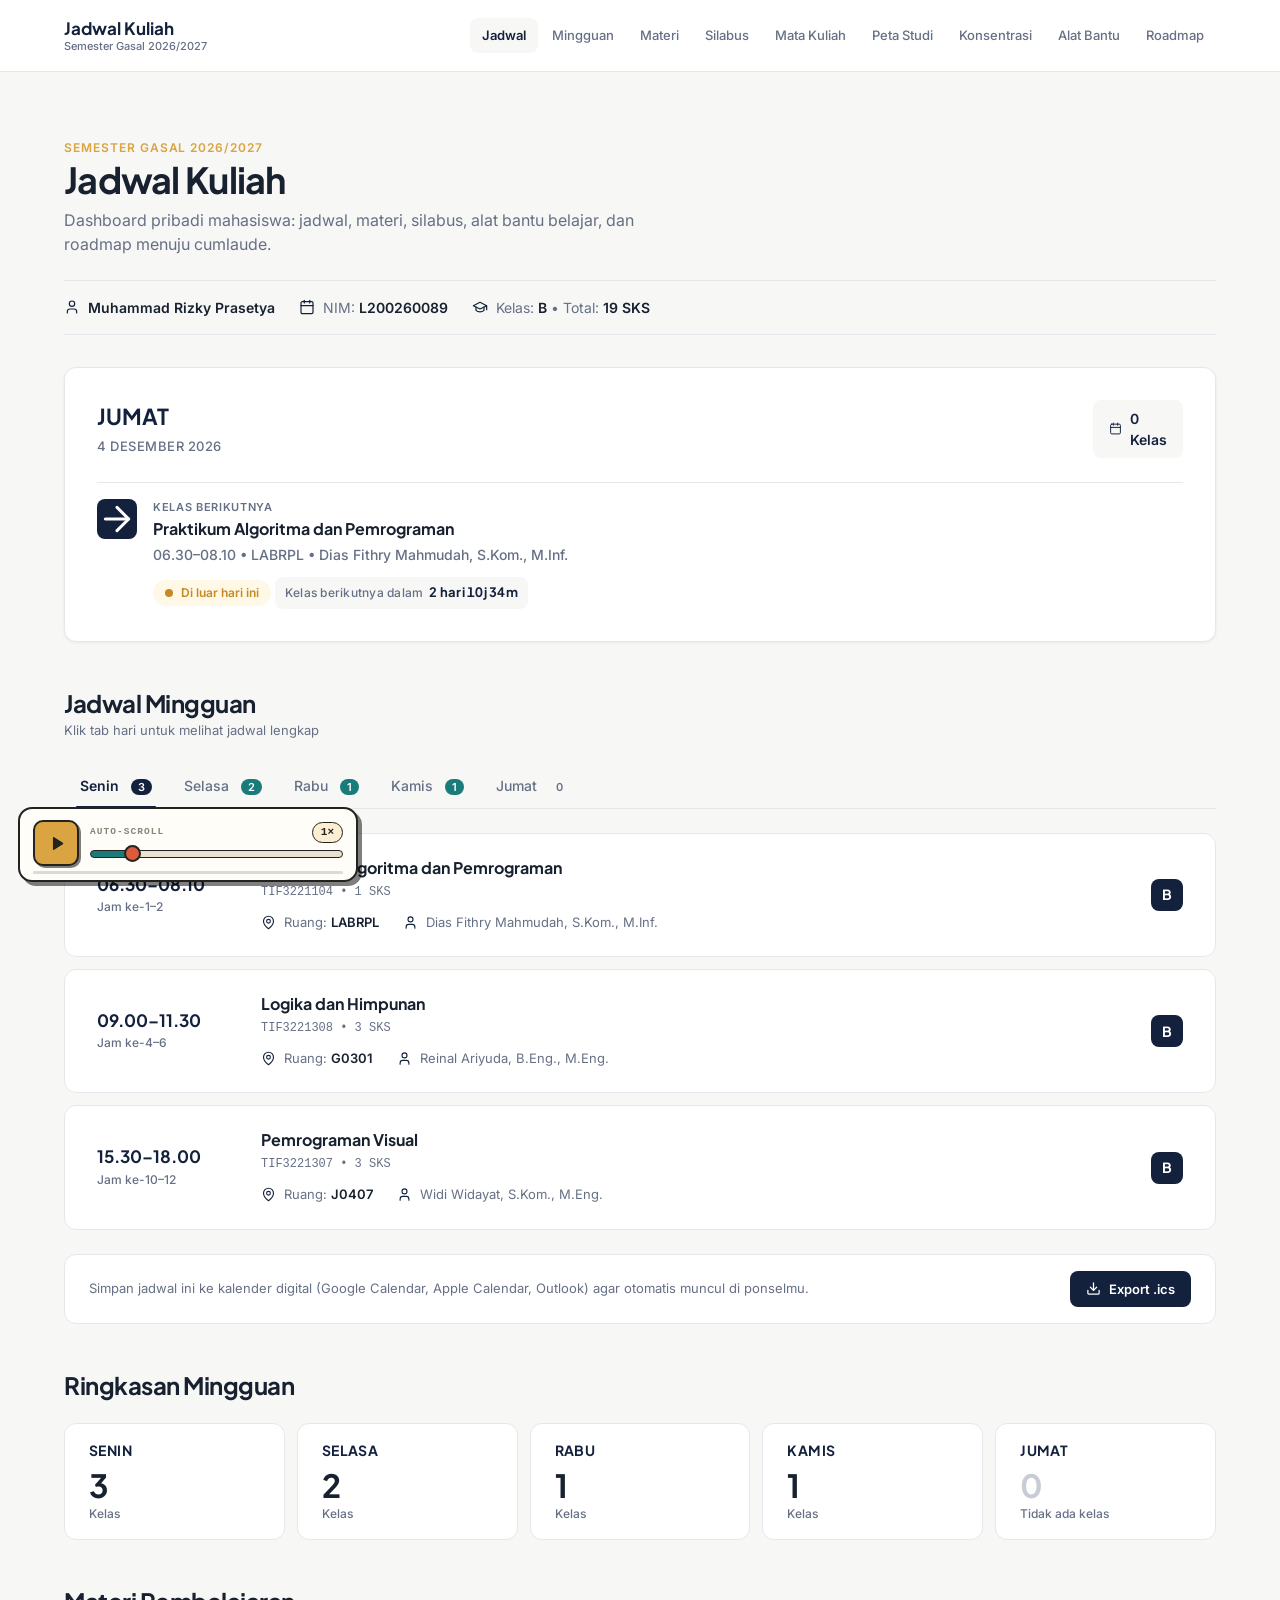
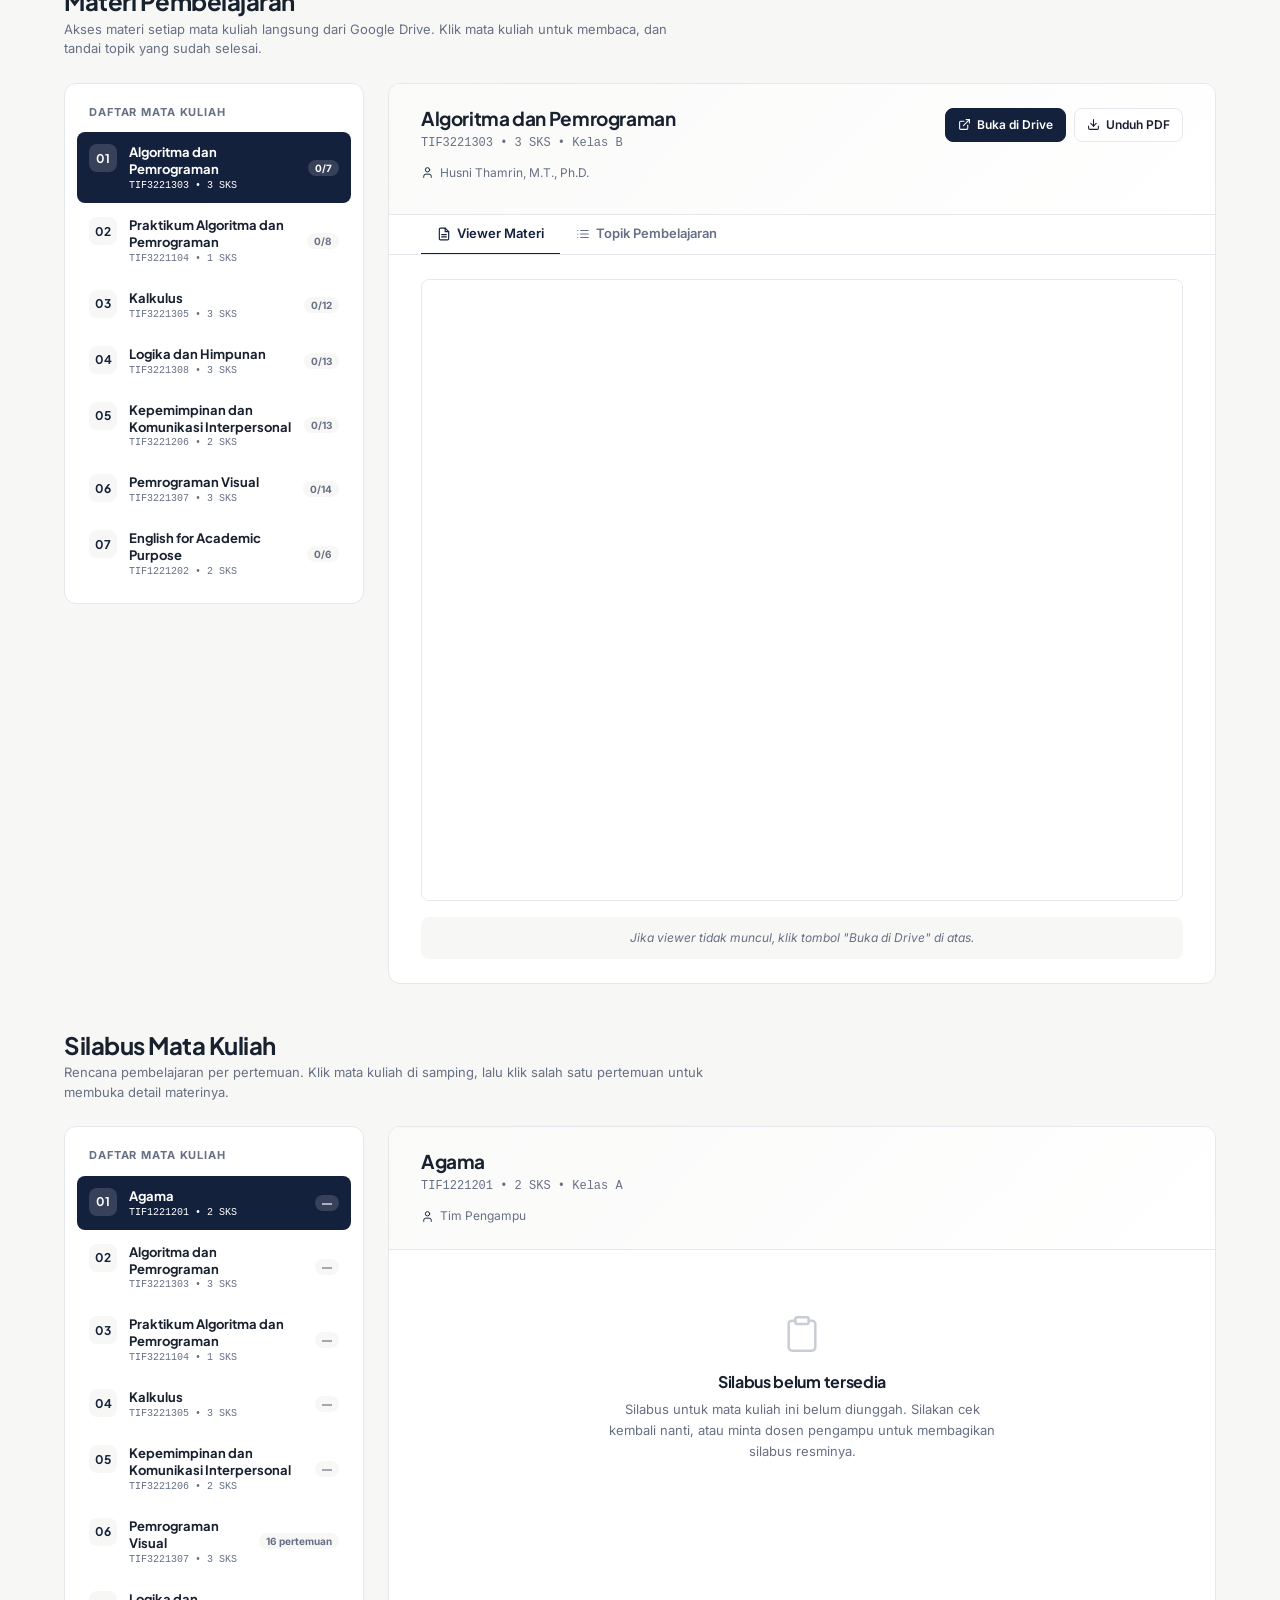
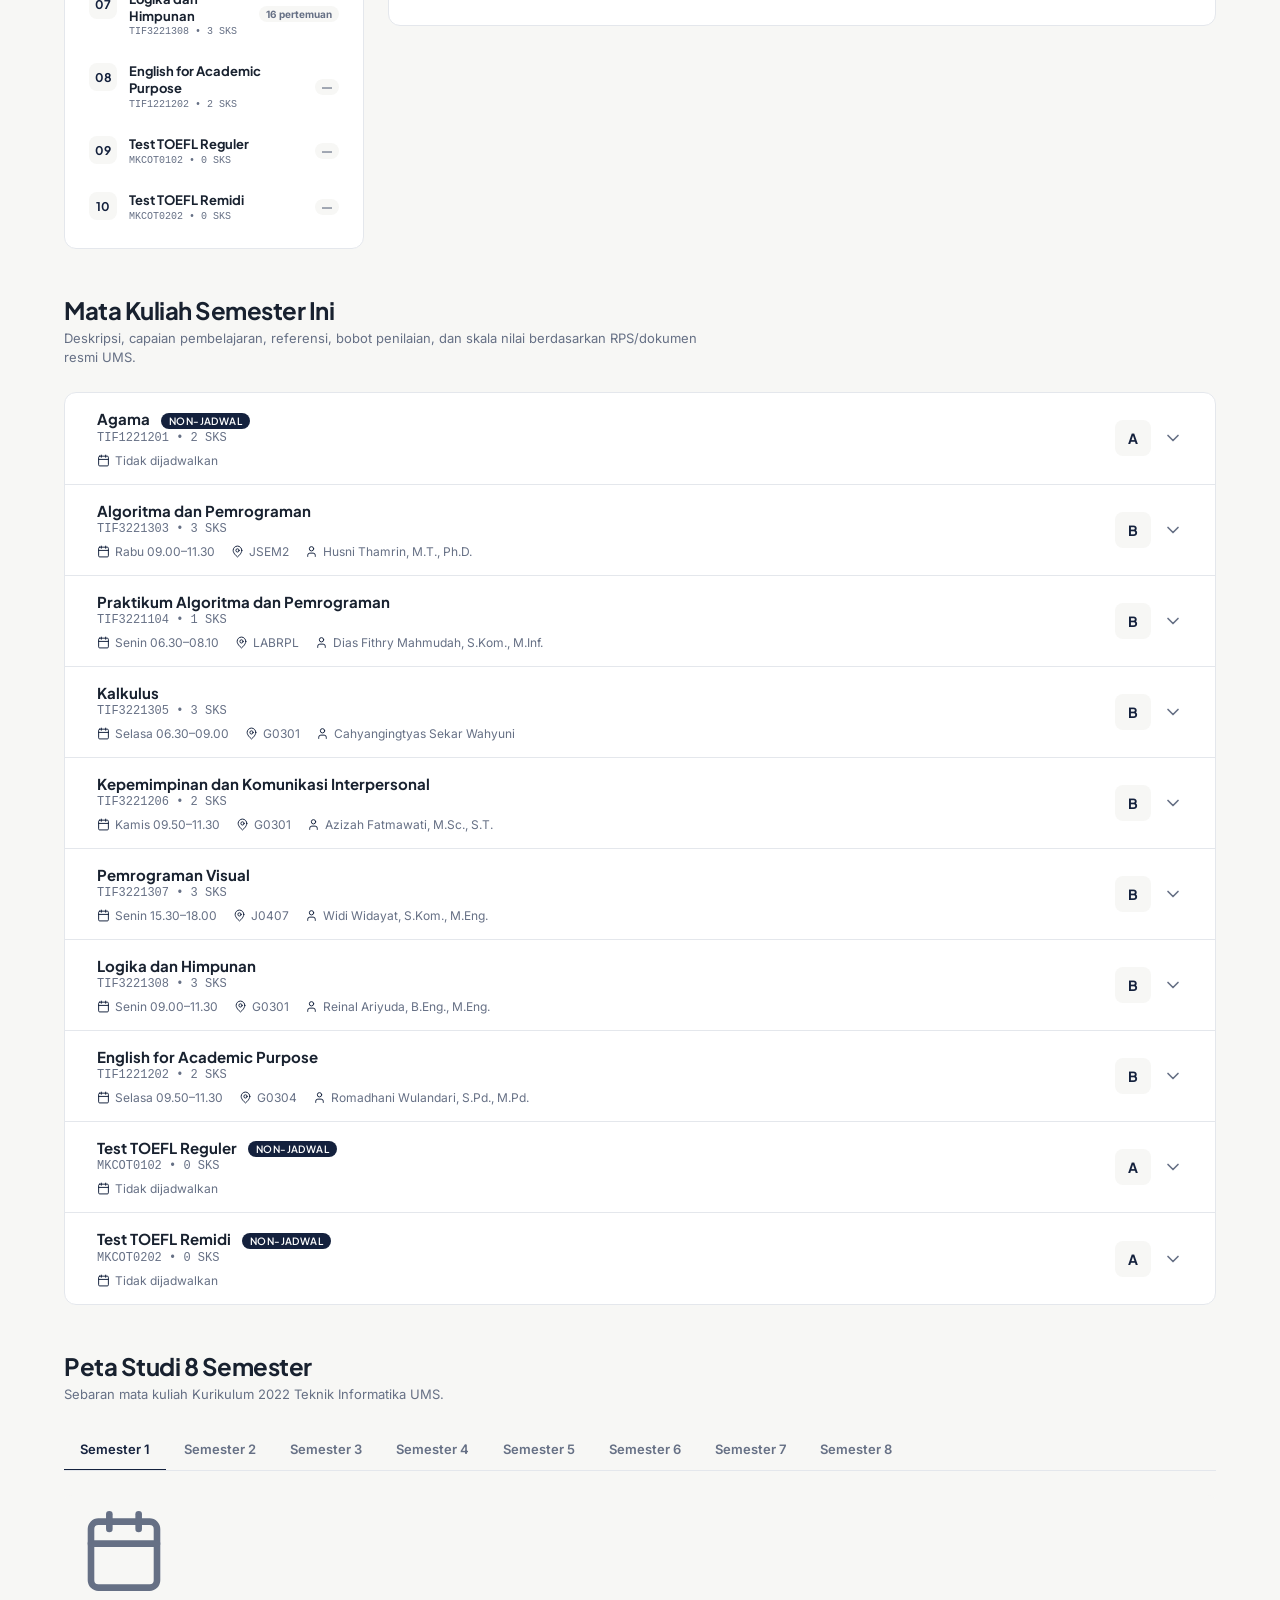
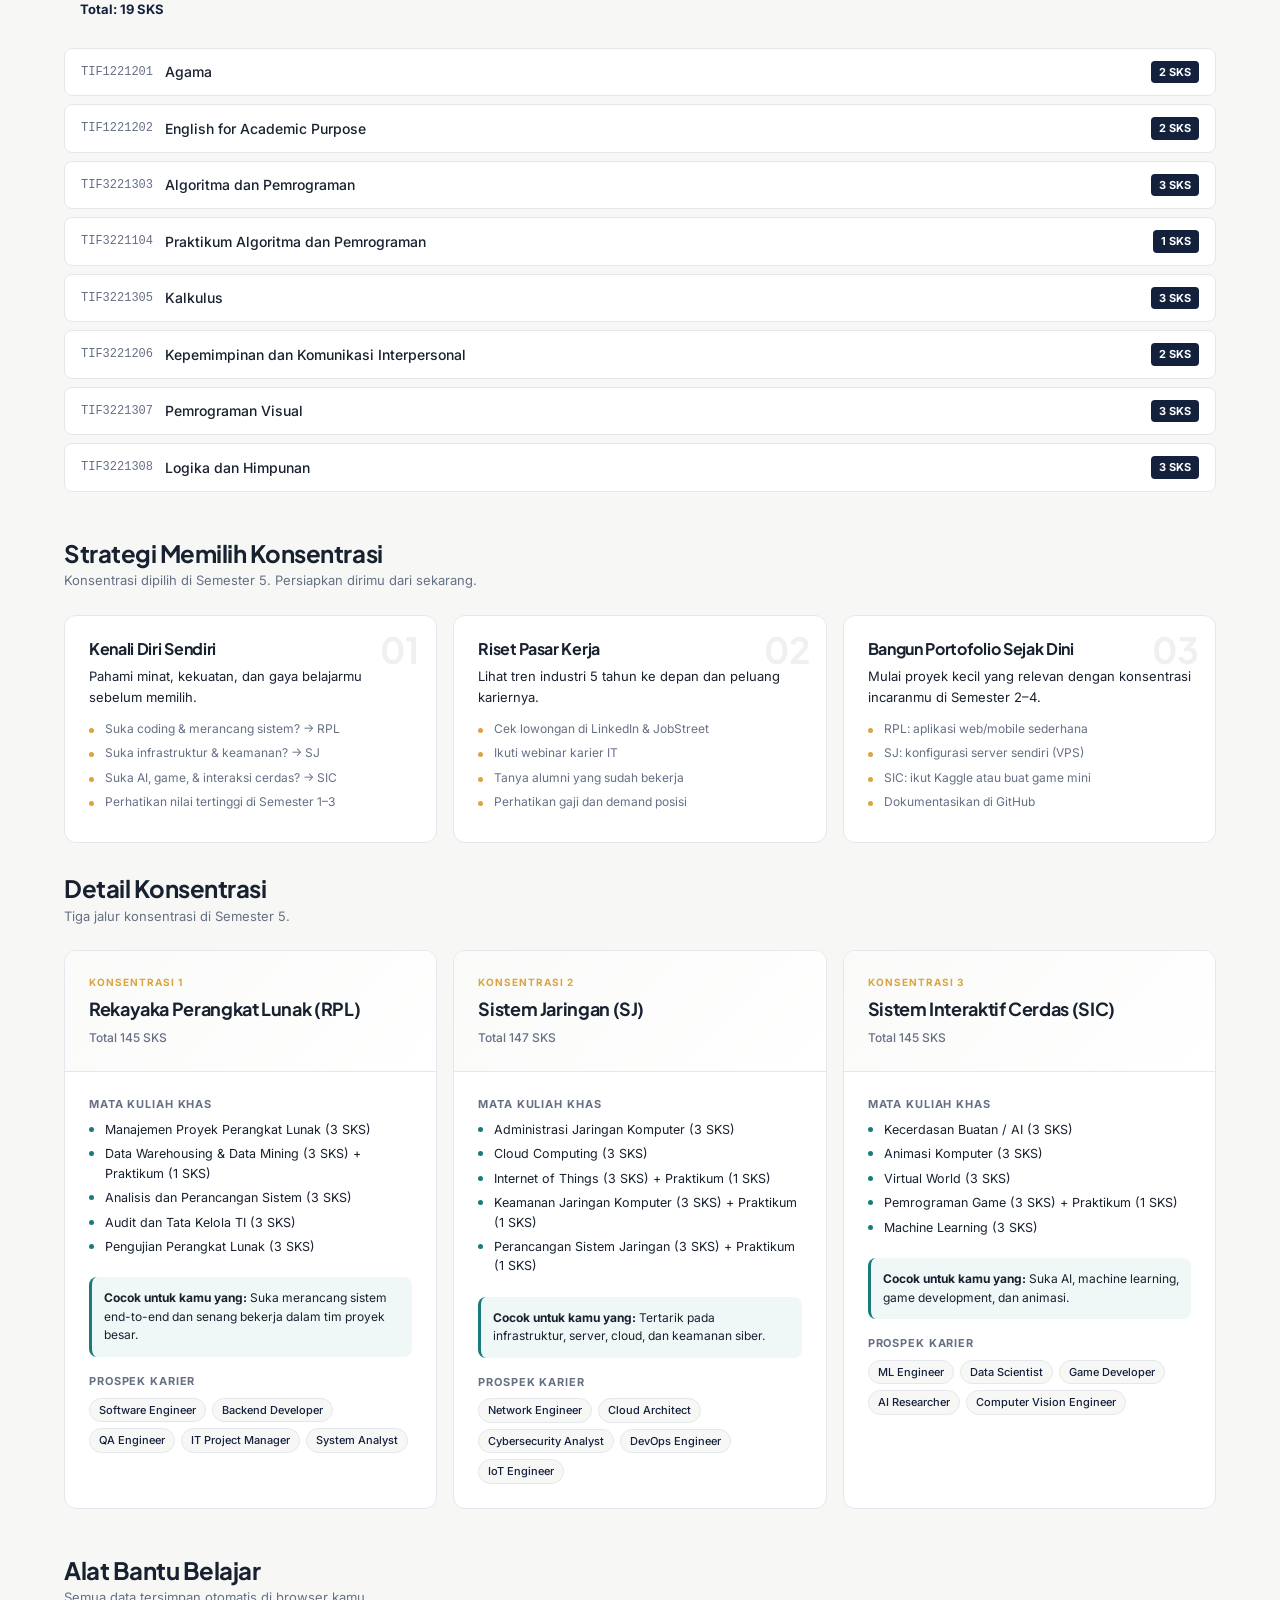
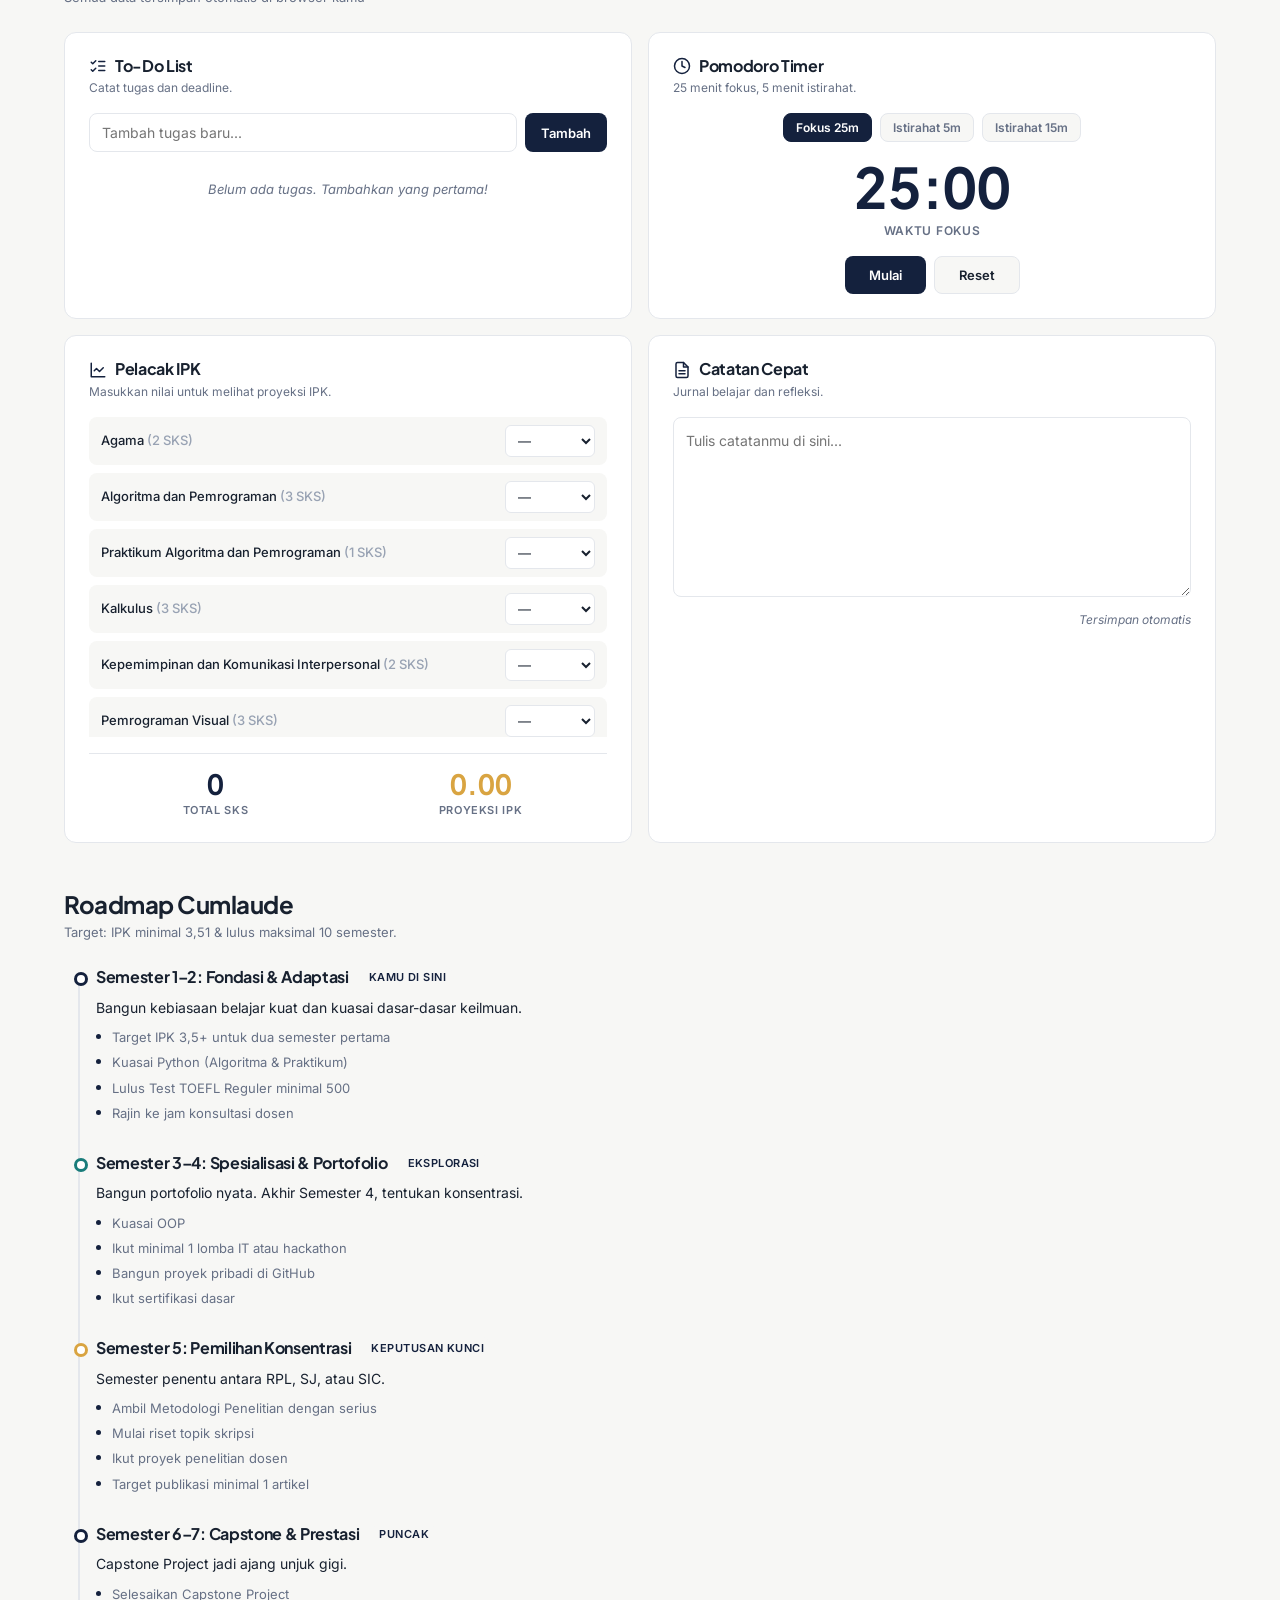
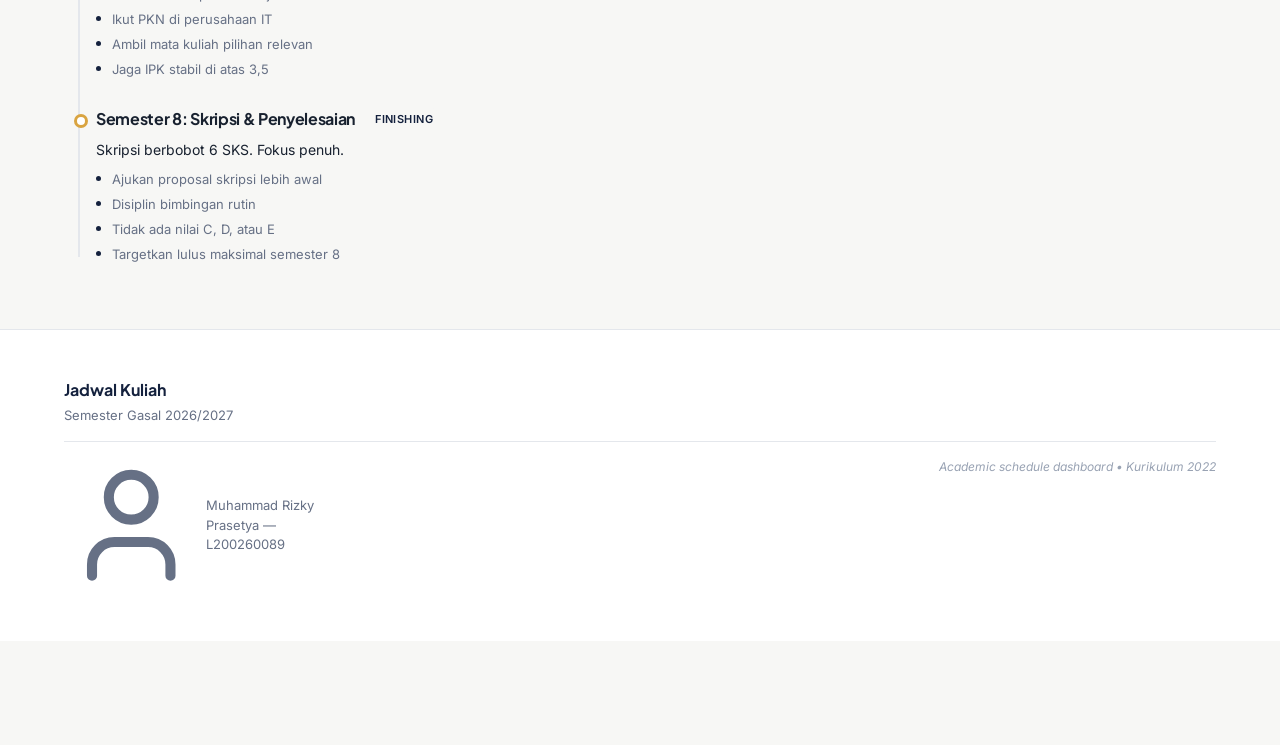
<file: dashboard.html>
<!DOCTYPE html>
<html lang="id">
<head>
<meta charset="UTF-8">
<meta name="viewport" content="width=device-width, initial-scale=1.0">
<title>Jadwal Kuliah — Muhammad Rizky Prasetya</title>

<script>document.documentElement.classList.add('js');</script>

<link rel="preconnect" href="https://fonts.googleapis.com">
<link rel="preconnect" href="https://fonts.gstatic.com" crossorigin>
<link href="https://fonts.googleapis.com/css2?family=Inter:wght@400;500;600&family=Plus+Jakarta+Sans:wght@600;700&display=swap" rel="stylesheet">

<style>
/* ============ RESET ============ */
*,*::before,*::after{box-sizing:border-box;margin:0;padding:0}
:root{
  --navy:#14213D; --gold:#D9A441; --teal:#197C7A;
  --bg:#F7F7F5; --surface:#FFFFFF;
  --tp:#18212F; --ts:#667085;
  --border:#E4E7EC;
  --success:#2F7D5A; --warning:#C58A24; --danger:#B84A4A;
  --sp1:4px;--sp2:8px;--sp3:12px;--sp4:16px;--sp5:24px;--sp6:32px;--sp7:48px;--sp8:64px;
  --rb:8px;--rc:12px;
  --sh-sm:0 1px 3px rgba(16,24,40,.06);
  --sh-hv:0 4px 12px rgba(16,24,40,.08);
  --fh:'Plus Jakarta Sans','Inter',sans-serif;
  --fb:'Inter',sans-serif;
  --mw:1200px;--hh:72px;
  --ease:cubic-bezier(.22,.61,.36,1);
  --ease-smooth:cubic-bezier(.16,1,.3,1);
  --ease-bounce:cubic-bezier(.34,1.56,.64,1);
}
html{scroll-behavior:smooth;scroll-padding-top:90px}
body{font-family:var(--fb);background:var(--bg);color:var(--tp);font-size:15px;line-height:1.5;-webkit-font-smoothing:antialiased}
h1,h2,h3,h4{font-family:var(--fh);font-weight:700;letter-spacing:-.02em;line-height:1.15}
h1{font-size:36px}h2{font-size:26px}h3{font-size:19px}h4{font-size:15px}
@media(max-width:768px){h1{font-size:28px}h2{font-size:22px}h3{font-size:17px}}
.container{max-width:var(--mw);margin:0 auto;padding:0 var(--sp5)}
@media(max-width:768px){.container{padding:0 var(--sp4)}}
.eyebrow{font-size:12px;font-weight:600;letter-spacing:.08em;text-transform:uppercase;color:var(--gold)}
.sr-only{position:absolute;width:1px;height:1px;padding:0;margin:-1px;overflow:hidden;clip:rect(0,0,0,0);white-space:nowrap;border:0}

/* ============================================================
   MOTION SYSTEM — smooth, longer, noticeable
   Only transform + opacity animated.
============================================================ */
@keyframes fadeUpSm{from{opacity:0;transform:translateY(6px)}to{opacity:1;transform:translateY(0)}}
@keyframes fadeUp{from{opacity:0;transform:translateY(10px)}to{opacity:1;transform:translateY(0)}}
@keyframes fadeInOnly{from{opacity:0}to{opacity:1}}
@keyframes pulseDot{0%,100%{opacity:1;transform:scale(1)}50%{opacity:.35;transform:scale(1.4)}}

/* ---------- PAGE LOAD ---------- */
@keyframes headerDrop{from{opacity:0;transform:translateY(-18px)}to{opacity:1;transform:translateY(0)}}
@keyframes heroTitle{from{opacity:0;transform:translateY(28px) scale(.97)}to{opacity:1;transform:translateY(0) scale(1)}}
@keyframes summaryIn{from{opacity:0;transform:translateY(36px) scale(.96)}to{opacity:1;transform:translateY(0) scale(1)}}
@keyframes cardStagger{from{opacity:0;transform:translateY(36px) scale(.98)}to{opacity:1;transform:translateY(0) scale(1)}}
@keyframes slideInLeft{from{opacity:0;transform:translateX(-16px)}to{opacity:1;transform:translateX(0)}}
@keyframes slideDown{from{opacity:0;transform:translateY(-12px)}to{opacity:1;transform:translateY(0)}}
@keyframes cdPop{0%{transform:scale(1)}40%{transform:scale(1.18);color:var(--gold)}100%{transform:scale(1)}}
@keyframes currentGlow{0%,100%{box-shadow:0 2px 10px rgba(25,124,122,.16)}50%{box-shadow:0 10px 28px rgba(25,124,122,.38)}}

.header{animation:headerDrop 700ms var(--ease-smooth) backwards}
.page-intro .eyebrow{animation:fadeUp 800ms var(--ease-smooth) 120ms backwards}
.page-intro h1{animation:heroTitle 900ms var(--ease-smooth) 220ms backwards}
.page-intro > .container > p{animation:fadeUp 800ms var(--ease-smooth) 380ms backwards}
.student-info{animation:fadeUp 800ms var(--ease-smooth) 500ms backwards}
.today-summary{animation:summaryIn 900ms var(--ease-smooth) 600ms backwards}

/* ---------- SCROLL REVEAL ---------- */
.js .reveal{opacity:0;transform:translateY(52px);transition:opacity 900ms var(--ease-smooth),transform 900ms var(--ease-smooth);will-change:opacity,transform}
.js .reveal.is-visible{opacity:1;transform:translateY(0);will-change:auto}
.js .reveal .overview-card,
.js .reveal .course-acc,
.js .reveal .roadmap-item,
.js .reveal .strategy-card,
.js .reveal .consent-card,
.js .reveal .guide-card{
  opacity:0;transform:translateY(32px);
  transition:opacity 800ms var(--ease-smooth),transform 800ms var(--ease-smooth);
}
.js .reveal.is-visible .overview-card,
.js .reveal.is-visible .course-acc,
.js .reveal.is-visible .roadmap-item,
.js .reveal.is-visible .strategy-card,
.js .reveal.is-visible .consent-card,
.js .reveal.is-visible .guide-card{
  opacity:1;transform:translateY(0);
}

/* HEADER */
.header{position:sticky;top:0;z-index:100;background:var(--surface);border-bottom:1px solid var(--border);height:var(--hh);display:flex;align-items:center;
  transition:box-shadow 400ms var(--ease-smooth),border-color 400ms var(--ease-smooth),background-color 400ms var(--ease-smooth);}
.header.scrolled{box-shadow:0 8px 24px rgba(16,24,40,.08);border-bottom-color:#D0D5DD;background:rgba(255,255,255,.98)}
.header-inner{display:flex;align-items:center;justify-content:space-between;width:100%}
.header-brand{text-decoration:none;color:var(--tp);display:flex;flex-direction:column;gap:2px}
.header-brand-title{font-family:var(--fh);font-weight:700;font-size:17px;color:var(--navy);line-height:1.2}
.header-brand-sub{font-size:11px;font-weight:500;color:var(--ts);line-height:1.2}
.header-nav{display:flex;align-items:center;gap:2px;flex-wrap:wrap}
.header-nav a{font-size:13px;font-weight:500;color:var(--ts);text-decoration:none;padding:var(--sp2) var(--sp3);border-radius:var(--rb);transition:color 220ms var(--ease-smooth), background-color 220ms var(--ease-smooth)}
.header-nav a:hover{color:var(--navy);background:var(--bg)}
.header-nav a.active{color:var(--navy);font-weight:600;background:var(--bg)}
.menu-toggle{display:none;background:none;border:none;cursor:pointer;padding:var(--sp2);color:var(--tp);border-radius:var(--rb);transition:background-color 220ms var(--ease-smooth), transform 200ms var(--ease-smooth)}
.menu-toggle:hover{background:var(--bg)}
.menu-toggle:active{transform:scale(.96)}
@media(max-width:1100px){
  .header-nav{display:none;position:absolute;top:var(--hh);left:0;right:0;background:var(--surface);border-bottom:1px solid var(--border);flex-direction:column;padding:var(--sp3);box-shadow:var(--sh-sm)}
  .header-nav.open{display:flex;animation:fadeUpSm 260ms var(--ease-smooth) backwards}
  .header-nav a{padding:var(--sp3) var(--sp4);width:100%}
  .menu-toggle{display:flex;align-items:center}
}

/* PAGE INTRO */
.page-intro{padding:var(--sp8) 0 var(--sp6)}
@media(max-width:768px){.page-intro{padding:var(--sp6) 0 var(--sp5)}}
.page-intro .eyebrow{margin-bottom:var(--sp2)}
.page-intro h1{margin-bottom:var(--sp2)}
.page-intro p{color:var(--ts);font-size:16px;max-width:620px}
.student-info{display:flex;flex-wrap:wrap;gap:var(--sp2) var(--sp5);margin-top:var(--sp5);padding:var(--sp4) 0;border-top:1px solid var(--border);border-bottom:1px solid var(--border)}
.student-info-item{display:flex;align-items:center;gap:var(--sp2);font-size:14px;color:var(--ts)}
.student-info-item svg{width:16px;height:16px;stroke-width:1.8;color:var(--navy)}
.student-info-item strong{color:var(--tp);font-weight:600}

/* TODAY SUMMARY */
.today-summary{background:var(--surface);border:1px solid var(--border);border-radius:var(--rc);padding:var(--sp6);box-shadow:var(--sh-sm);
  transition:border-color 300ms var(--ease-smooth), box-shadow 300ms var(--ease-smooth);}
@media(max-width:768px){.today-summary{padding:var(--sp5)}}
.today-header{display:flex;align-items:flex-start;justify-content:space-between;flex-wrap:wrap;gap:var(--sp4);margin-bottom:var(--sp5)}
.today-date{display:flex;flex-direction:column;gap:var(--sp1)}
.today-date .day-name{font-family:var(--fh);font-size:22px;font-weight:700;color:var(--navy);text-transform:uppercase}
.today-date .full-date{font-size:13px;color:var(--ts);font-weight:500;text-transform:uppercase;letter-spacing:.04em}
.today-class-count{display:flex;align-items:center;gap:var(--sp2);background:var(--bg);padding:var(--sp2) var(--sp4);border-radius:var(--rb);font-size:14px;font-weight:600;color:var(--navy)}
.today-next{display:flex;align-items:flex-start;gap:var(--sp4);padding-top:var(--sp4);border-top:1px solid var(--border)}
.today-next-icon{width:40px;height:40px;background:var(--navy);border-radius:var(--rb);display:flex;align-items:center;justify-content:center;color:#fff;flex-shrink:0;
  transition:background-color 300ms var(--ease-smooth);}
.today-next-info{flex:1;min-width:0}
.today-next-label{font-size:11px;font-weight:600;letter-spacing:.06em;text-transform:uppercase;color:var(--ts);margin-bottom:var(--sp1)}
.today-next-course{font-family:var(--fh);font-size:16px;font-weight:700;color:var(--tp);margin-bottom:var(--sp1);line-height:1.3}
.today-next-time{font-size:14px;color:var(--ts);font-weight:500}
.today-next-status{display:inline-flex;align-items:center;gap:var(--sp2);font-size:12px;font-weight:600;padding:var(--sp1) var(--sp3);border-radius:100px;margin-top:var(--sp2);
  transition:background-color 300ms var(--ease-smooth), color 300ms var(--ease-smooth);}
.today-next-status .dot{width:8px;height:8px;border-radius:50%;transition:background-color 300ms var(--ease-smooth)}
.st-upcoming{background:#F0F4FF;color:#3B5BDB}.st-upcoming .dot{background:#3B5BDB}
.st-ongoing{background:#E6F7F0;color:var(--success)}.st-ongoing .dot{background:var(--success);animation:pulseDot 1.6s ease-in-out infinite}
.st-free{background:#FFF8E6;color:var(--warning)}.st-free .dot{background:var(--warning)}

.today-next-countdown{display:inline-flex;align-items:baseline;gap:6px;margin-top:var(--sp3);padding:6px 10px;background:var(--bg);border-radius:var(--rb);
  font-size:12px;color:var(--ts);font-weight:500;}
.today-next-countdown .cd-label{letter-spacing:.02em}
.today-next-countdown .cd-value{font-family:var(--fh);font-weight:700;color:var(--navy);font-size:13px;font-variant-numeric:tabular-nums;letter-spacing:.02em;display:inline-block}
.cd-value.cd-pop{animation:cdPop 500ms var(--ease-bounce)}

/* SECTION BASE */
.sec{margin-top:var(--sp7)}
.sec-h{display:flex;align-items:center;justify-content:space-between;margin-bottom:var(--sp5);flex-wrap:wrap;gap:var(--sp3)}
.sec-h h2{font-size:24px}
.sec-h .sub{font-size:13px;color:var(--ts);margin-top:4px;max-width:640px}
@media(max-width:768px){.sec-h h2{font-size:20px}}

/* DAY TABS */
.day-tabs{display:flex;border-bottom:1px solid var(--border);overflow-x:auto;scrollbar-width:none}
.day-tabs::-webkit-scrollbar{display:none}
.day-tab{position:relative;background:none;border:none;border-bottom:2px solid transparent;padding:var(--sp3) var(--sp4);font-family:var(--fb);font-size:14px;font-weight:500;color:var(--ts);cursor:pointer;
  transition:color 350ms var(--ease-smooth), border-color 450ms var(--ease-smooth), background-color 350ms var(--ease-smooth);white-space:nowrap;margin-bottom:-1px}
.day-tab::after{content:"";position:absolute;left:12px;right:12px;bottom:-1px;height:2px;background:var(--navy);border-radius:2px;transform:scaleX(0);transform-origin:center;transition:transform 450ms var(--ease-smooth);pointer-events:none}
.day-tab:hover{color:var(--navy)}
.day-tab.active{color:var(--navy);font-weight:600;border-bottom-color:transparent}
.day-tab.active::after{transform:scaleX(1)}
.day-tab .cc{display:inline-block;background:var(--bg);color:var(--ts);font-size:11px;font-weight:600;padding:1px 7px;border-radius:100px;margin-left:var(--sp2);
  transition:background-color 300ms var(--ease-smooth), color 300ms var(--ease-smooth);}
.day-tab.has-c .cc{background:var(--teal);color:#fff}
.day-tab.active .cc{background:var(--navy);color:#fff}

/* SCHEDULE CARDS */
.schedule-list{display:flex;flex-direction:column;gap:var(--sp3);margin-top:var(--sp5)}
.schedule-card{background:var(--surface);border:1px solid var(--border);border-radius:var(--rc);padding:var(--sp5) var(--sp6);display:grid;grid-template-columns:140px 1fr auto;gap:var(--sp5);align-items:center;position:relative;
  animation:cardStagger 800ms var(--ease-smooth) backwards;
  transition:transform 320ms var(--ease-smooth),box-shadow 320ms var(--ease-smooth),border-color 320ms var(--ease-smooth),background-color 300ms var(--ease-smooth);}
.schedule-list .schedule-card:nth-child(1){animation-delay:80ms}
.schedule-list .schedule-card:nth-child(2){animation-delay:180ms}
.schedule-list .schedule-card:nth-child(3){animation-delay:280ms}
.schedule-list .schedule-card:nth-child(4){animation-delay:380ms}
.schedule-list .schedule-card:nth-child(5){animation-delay:480ms}
@media(max-width:900px){.schedule-card{grid-template-columns:120px 1fr;padding:var(--sp4) var(--sp5);gap:var(--sp4)}}
@media(max-width:600px){.schedule-card{grid-template-columns:1fr;padding:var(--sp4);gap:var(--sp3)}}

@media(hover:hover){
  .schedule-card:hover{transform:translateY(-7px) scale(1.012);box-shadow:0 18px 36px rgba(16,24,40,.14);border-color:#B8C0CC}
}
.schedule-card:focus-within{border-color:#C8CDD5;box-shadow:var(--sh-hv)}

.schedule-card.is-current{
  border-color:var(--teal);
  background:linear-gradient(0deg, rgba(25,124,122,.05), rgba(25,124,122,.05)), var(--surface);
  animation:cardStagger 800ms var(--ease-smooth) backwards, currentGlow 2.8s ease-in-out infinite;
  transform:translateY(-1px);
}
.schedule-card.is-current::before{
  content:"";position:absolute;left:0;top:0;bottom:0;width:3px;background:var(--teal);border-radius:var(--rc) 0 0 var(--rc);
}

.card-time{display:flex;flex-direction:column;gap:var(--sp1)}
.card-time-value{font-family:var(--fh);font-size:17px;font-weight:700;color:var(--navy);line-height:1.2}
.card-time-jam{font-size:12px;font-weight:500;color:var(--ts)}
.card-main{min-width:0}
.card-course{font-family:var(--fh);font-size:16px;font-weight:700;color:var(--tp);margin-bottom:var(--sp1);line-height:1.3}
.card-code{font-size:12px;font-weight:500;color:var(--ts);font-family:'SF Mono','Fira Code',monospace}
.card-meta{display:flex;flex-wrap:wrap;gap:var(--sp2) var(--sp5);margin-top:var(--sp3)}
.card-meta-item{display:flex;align-items:center;gap:var(--sp2);font-size:13px;color:var(--ts)}
.card-meta-item svg{width:15px;height:15px;stroke-width:1.8;color:var(--navy);flex-shrink:0}
.card-meta-item strong{color:var(--tp);font-weight:600}
.card-side{display:flex;flex-direction:column;align-items:flex-end;gap:var(--sp2)}
.card-kelas-badge{display:inline-flex;align-items:center;justify-content:center;width:32px;height:32px;background:var(--navy);color:#fff;border-radius:var(--rb);font-family:var(--fh);font-weight:700;font-size:14px}
@media(max-width:900px){.card-side{grid-column:1/-1;flex-direction:row;align-items:center;justify-content:flex-start;gap:var(--sp4);padding-top:var(--sp3);border-top:1px solid var(--border)}}

.empty-state{text-align:center;padding:var(--sp8) var(--sp5);background:var(--surface);border:1px dashed var(--border);border-radius:var(--rc);color:var(--ts);animation:cardStagger 600ms var(--ease-smooth) backwards}
.empty-state h3{font-size:18px;color:var(--tp);margin-bottom:var(--sp2)}
.empty-state p{font-size:14px;max-width:320px;margin:0 auto}

/* WEEK OVERVIEW */
.overview-grid{display:grid;grid-template-columns:repeat(5,1fr);gap:var(--sp3)}
@media(max-width:900px){.overview-grid{grid-template-columns:repeat(3,1fr)}}
@media(max-width:600px){.overview-grid{grid-template-columns:1fr 1fr}}
@media(max-width:400px){.overview-grid{grid-template-columns:1fr}}
.overview-card{background:var(--surface);border:1px solid var(--border);border-radius:var(--rc);padding:var(--sp4) var(--sp5);
  transition:transform 320ms var(--ease-smooth),box-shadow 320ms var(--ease-smooth),border-color 320ms var(--ease-smooth);}
.overview-card:hover{transform:translateY(-5px);box-shadow:var(--sh-hv);border-color:#C8CDD5}
.overview-card .day{font-family:var(--fh);font-size:14px;font-weight:700;color:var(--navy);text-transform:uppercase;letter-spacing:.03em;margin-bottom:var(--sp2)}
.overview-card .count{font-family:var(--fh);font-size:32px;font-weight:700;color:var(--tp);line-height:1;margin-bottom:var(--sp1);
  transition:transform 320ms var(--ease-bounce),color 320ms var(--ease-smooth);display:inline-block}
.overview-card:hover .count{transform:scale(1.12);color:var(--navy)}
.overview-card .count-label{font-size:12px;color:var(--ts);font-weight:500}
.overview-card.empty .count{color:#C8CDD5}

/* ACCORDION COURSES */
.course-list{display:flex;flex-direction:column;background:var(--surface);border:1px solid var(--border);border-radius:var(--rc);overflow:hidden}
.course-acc{border-bottom:1px solid var(--border)}
.course-acc:last-child{border-bottom:none}
.course-acc-header{display:grid;grid-template-columns:1fr auto;gap:var(--sp4);padding:var(--sp4) var(--sp6);cursor:pointer;align-items:center;background:none;border:none;width:100%;text-align:left;font-family:var(--fb);
  transition:background-color 250ms var(--ease-smooth),transform 250ms var(--ease-smooth);}
.course-acc-header:hover{background:#FAFAF9;transform:translateX(4px)}
@media(max-width:600px){.course-acc-header{padding:var(--sp4) var(--sp5);grid-template-columns:1fr auto}}
.course-acc-info{min-width:0}
.course-acc-name{font-family:var(--fh);font-size:15px;font-weight:700;color:var(--tp);margin-bottom:2px}
.course-acc-code{font-size:12px;font-weight:500;color:var(--ts);font-family:'SF Mono','Fira Code',monospace}
.course-acc-meta{display:flex;flex-wrap:wrap;gap:var(--sp2) var(--sp4);margin-top:var(--sp2)}
.course-acc-meta span{display:flex;align-items:center;gap:5px;font-size:12px;color:var(--ts)}
.course-acc-meta svg{width:13px;height:13px;stroke-width:1.8;color:var(--navy)}
.course-acc-right{display:flex;align-items:center;gap:var(--sp3)}
.course-acc-badge{display:inline-flex;align-items:center;justify-content:center;width:36px;height:36px;background:var(--bg);color:var(--navy);border-radius:var(--rb);font-family:var(--fh);font-weight:700;font-size:14px;flex-shrink:0}
.course-acc-chevron{width:20px;height:20px;color:var(--ts);transition:transform 450ms var(--ease-smooth);flex-shrink:0}
.course-acc.open .course-acc-chevron{transform:rotate(180deg)}
.course-acc-body{max-height:0;overflow:hidden;transition:max-height 650ms var(--ease-smooth)}
.course-acc.open .course-acc-body{max-height:4000px}
.course-acc-inner{padding:0 var(--sp6) var(--sp5);border-top:1px solid var(--border)}
@media(max-width:600px){.course-acc-inner{padding:0 var(--sp5) var(--sp4)}}
.course-acc.open .course-acc-inner > .acc-block{animation:fadeUpSm 420ms var(--ease-smooth) backwards}
.course-acc.open .course-acc-inner > .acc-block:nth-child(1){animation-delay:40ms}
.course-acc.open .course-acc-inner > .acc-block:nth-child(2){animation-delay:80ms}
.course-acc.open .course-acc-inner > .acc-block:nth-child(3){animation-delay:120ms}
.course-acc.open .course-acc-inner > .acc-block:nth-child(4){animation-delay:160ms}
.course-acc.open .course-acc-inner > .acc-block:nth-child(5){animation-delay:200ms}
.course-acc.open .course-acc-inner > .acc-block:nth-child(6){animation-delay:240ms}
.course-acc.open .course-acc-inner > .acc-block:nth-child(7){animation-delay:280ms}

.acc-block{padding-top:var(--sp4)}
.acc-block h5{font-size:11px;font-weight:700;letter-spacing:.08em;text-transform:uppercase;color:var(--ts);margin-bottom:var(--sp2)}
.acc-block p{font-size:14px;color:var(--tp);line-height:1.6}
.acc-block ul{list-style:none;padding:0;margin:0}
.acc-block ul li{position:relative;padding-left:18px;font-size:14px;color:var(--tp);line-height:1.6;margin-bottom:var(--sp1)}
.acc-block ul li::before{content:"";position:absolute;left:0;top:9px;width:6px;height:6px;background:var(--teal);border-radius:50%}
.acc-ref{display:flex;flex-direction:column;gap:var(--sp2)}
.acc-ref-item{display:flex;gap:var(--sp3);align-items:flex-start;font-size:13px;color:var(--tp);padding:var(--sp2) var(--sp3);background:var(--bg);border-radius:var(--rb);line-height:1.5}
.acc-ref-item .tag{font-size:10px;font-weight:700;letter-spacing:.05em;text-transform:uppercase;color:var(--navy);background:var(--surface);padding:2px 6px;border-radius:4px;flex-shrink:0;border:1px solid var(--border)}
.acc-tip{background:#F0F8F7;border-left:3px solid var(--teal);padding:var(--sp3) var(--sp4);border-radius:0 var(--rb) var(--rb) 0;font-size:13px;color:var(--tp);line-height:1.6}
.acc-rps-note{background:#FFFBF0;border-left:3px solid var(--gold);padding:var(--sp3) var(--sp4);border-radius:0 var(--rb) var(--rb) 0;font-size:13px;color:var(--tp);line-height:1.6;display:flex;flex-direction:column;gap:4px}
.acc-rps-note strong{color:var(--navy);font-weight:600}
.tag-wajib{display:inline-block;font-size:10px;font-weight:600;letter-spacing:.04em;text-transform:uppercase;color:#fff;background:var(--navy);padding:2px 8px;border-radius:100px;margin-left:var(--sp2);vertical-align:middle}

/* SKALA NILAI */
.skala-grid{display:grid;grid-template-columns:repeat(auto-fit,minmax(120px,1fr));gap:var(--sp2)}
.skala-item{display:flex;align-items:center;justify-content:space-between;padding:var(--sp3) var(--sp4);background:var(--bg);border-radius:var(--rb);border-left:3px solid var(--navy);font-size:13px}
.skala-item .grade{font-family:var(--fh);font-weight:700;color:var(--navy);font-size:16px;min-width:32px}
.skala-item .range{color:var(--ts);font-size:12px;font-family:'SF Mono','Fira Code',monospace}
.skala-item.a{border-left-color:var(--success)}
.skala-item.a .grade{color:var(--success)}
.skala-item.b{border-left-color:var(--teal)}
.skala-item.b .grade{color:var(--teal)}
.skala-item.c{border-left-color:var(--gold)}
.skala-item.c .grade{color:var(--gold)}
.skala-item.d{border-left-color:var(--warning)}
.skala-item.d .grade{color:var(--warning)}
.skala-item.e{border-left-color:var(--danger)}
.skala-item.e .grade{color:var(--danger)}

/* EVALUASI TABLE */
.eval-table{display:flex;flex-direction:column;border:1px solid var(--border);border-radius:var(--rb);overflow:hidden}
.eval-row{display:grid;grid-template-columns:1fr auto auto;gap:var(--sp3);padding:var(--sp3) var(--sp4);border-bottom:1px solid var(--border);font-size:13px;align-items:center}
.eval-row:last-child{border-bottom:none}
.eval-row:hover{background:#FAFAF9}
.eval-row .komponen{color:var(--tp);font-weight:500}
.eval-row .sumber{color:var(--ts);font-size:12px;text-align:right}
.eval-row .bobot{font-family:var(--fh);font-weight:700;color:var(--navy);font-size:14px;min-width:48px;text-align:right}
.eval-row.highlight{background:#FFFBF0}
.eval-row.highlight .bobot{color:var(--gold)}
@media(max-width:600px){.eval-row{grid-template-columns:1fr auto;gap:var(--sp2);padding:var(--sp3)}.eval-row .sumber{display:none}}

/* MATERI PAGE */
.materi-layout{display:grid;grid-template-columns:300px 1fr;gap:var(--sp5);align-items:start}
@media(max-width:900px){.materi-layout{grid-template-columns:1fr;gap:var(--sp4)}}
.materi-sidebar{background:var(--surface);border:1px solid var(--border);border-radius:var(--rc);padding:var(--sp3);position:sticky;top:88px;max-height:calc(100vh - 110px);overflow-y:auto}
@media(max-width:900px){.materi-sidebar{position:static;max-height:none;display:flex;overflow-x:auto;gap:var(--sp2);padding:var(--sp3);scrollbar-width:none}}
@media(max-width:900px){.materi-sidebar::-webkit-scrollbar{display:none}}
.materi-sidebar-title{font-size:11px;font-weight:700;letter-spacing:.08em;text-transform:uppercase;color:var(--ts);padding:var(--sp2) var(--sp3);margin-bottom:var(--sp1)}
@media(max-width:900px){.materi-sidebar-title{display:none}}
.materi-item{display:flex;align-items:flex-start;gap:var(--sp3);padding:var(--sp3);border-radius:var(--rb);cursor:pointer;border:none;background:none;width:100%;text-align:left;font-family:var(--fb);margin-bottom:2px;
  transition:background-color 250ms var(--ease-smooth), color 250ms var(--ease-smooth), transform 250ms var(--ease-smooth);}
.materi-item:hover{background:var(--bg);transform:translateX(6px)}
.materi-item.active{background:var(--navy);color:#fff}
.materi-item.active .materi-item-code,.materi-item.active .materi-item-name{color:#fff}
.materi-item.active .materi-item-count{background:rgba(255,255,255,.15);color:#fff}
@media(max-width:900px){.materi-item{flex-shrink:0;width:auto;white-space:nowrap;margin-bottom:0;padding:var(--sp2) var(--sp4)}}
.materi-item-num{width:28px;height:28px;background:var(--bg);color:var(--navy);border-radius:var(--rb);display:flex;align-items:center;justify-content:center;font-family:var(--fh);font-weight:700;font-size:12px;flex-shrink:0}
.materi-item.active .materi-item-num{background:rgba(255,255,255,.15);color:#fff}
@media(max-width:900px){.materi-item-num{display:none}}
.materi-item-info{min-width:0;flex:1}
.materi-item-name{font-family:var(--fh);font-size:13px;font-weight:700;color:var(--tp);line-height:1.3;margin-bottom:2px}
.materi-item-code{font-size:10px;font-weight:500;color:var(--ts);font-family:'SF Mono','Fira Code',monospace}
.materi-item-count{font-size:10px;font-weight:700;background:var(--bg);color:var(--ts);padding:2px 7px;border-radius:100px;flex-shrink:0;align-self:center}
@media(max-width:900px){.materi-item-count{display:none}}
.materi-main{background:var(--surface);border:1px solid var(--border);border-radius:var(--rc);overflow:hidden;min-height:600px}
.materi-header{padding:var(--sp5) var(--sp6);border-bottom:1px solid var(--border);background:linear-gradient(135deg,#FAFAF9 0%,#FFFFFF 100%)}
@media(max-width:600px){.materi-header{padding:var(--sp4) var(--sp5)}}
.materi-header-top{display:flex;align-items:flex-start;justify-content:space-between;gap:var(--sp4);flex-wrap:wrap;margin-bottom:var(--sp2)}
.materi-header h3{font-size:19px;margin-bottom:var(--sp1)}
.materi-header-code{font-size:12px;font-weight:500;color:var(--ts);font-family:'SF Mono','Fira Code',monospace}
.materi-header-meta{display:flex;flex-wrap:wrap;gap:var(--sp2) var(--sp4);margin-top:var(--sp3)}
.materi-header-meta span{display:flex;align-items:center;gap:6px;font-size:12px;color:var(--ts)}
.materi-header-meta svg{width:13px;height:13px;stroke-width:1.8;color:var(--navy)}
.materi-actions{display:flex;gap:var(--sp2);flex-wrap:wrap}
.materi-action-btn{display:inline-flex;align-items:center;gap:6px;font-size:12px;font-weight:600;padding:7px 12px;border-radius:var(--rb);text-decoration:none;border:1px solid var(--border);background:var(--surface);color:var(--tp);cursor:pointer;font-family:var(--fb);
  transition:transform 200ms var(--ease-smooth),background-color 250ms var(--ease-smooth),box-shadow 250ms var(--ease-smooth),border-color 250ms var(--ease-smooth);}
.materi-action-btn:hover{background:var(--bg);transform:translateY(-2px);box-shadow:0 6px 16px rgba(16,24,40,.12)}
.materi-action-btn:active{transform:scale(.97)}
.materi-action-btn.primary{background:var(--navy);color:#fff;border-color:var(--navy)}
.materi-action-btn.primary:hover{background:#0D1730}
.materi-action-btn svg{width:13px;height:13px;stroke-width:2}
.materi-tabs{display:flex;border-bottom:1px solid var(--border);overflow-x:auto;scrollbar-width:none;background:var(--surface);padding:0 var(--sp6)}
@media(max-width:600px){.materi-tabs{padding:0 var(--sp5)}}
.materi-tabs::-webkit-scrollbar{display:none}
.materi-tab{display:inline-flex;align-items:center;gap:6px;background:none;border:none;border-bottom:2px solid transparent;padding:var(--sp3) var(--sp4);font-family:var(--fb);font-size:13px;font-weight:600;color:var(--ts);cursor:pointer;white-space:nowrap;margin-bottom:-1px;line-height:1;
  transition:color 250ms var(--ease-smooth), border-color 350ms var(--ease-smooth);}
.materi-tab svg{width:14px;height:14px;stroke-width:2;flex-shrink:0}
.materi-tab:hover{color:var(--navy)}
.materi-tab.active{color:var(--navy);border-bottom-color:var(--navy)}
.materi-panel{display:none;padding:var(--sp5) var(--sp6)}
.materi-panel.active{display:block;animation:fadeInOnly 350ms var(--ease-smooth) backwards}
@media(max-width:600px){.materi-panel{padding:var(--sp4) var(--sp5)}}
.materi-viewer-wrap{position:relative;width:100%;background:var(--bg);border:1px solid var(--border);border-radius:var(--rb);overflow:hidden;margin-bottom:var(--sp4)}
.materi-viewer-wrap iframe{width:100%;height:620px;border:0;display:block;background:#fff}
@media(max-width:768px){.materi-viewer-wrap iframe{height:480px}}
.materi-viewer-note{font-size:12px;color:var(--ts);font-style:italic;text-align:center;padding:var(--sp3);background:var(--bg);border-radius:var(--rb)}
.materi-topics-header{display:flex;align-items:center;justify-content:space-between;margin-bottom:var(--sp4);flex-wrap:wrap;gap:var(--sp3)}
.materi-topics-header h4{font-size:15px}
.materi-progress{display:flex;align-items:center;gap:var(--sp3);font-size:12px;color:var(--ts)}
.materi-progress-bar{width:120px;height:6px;background:var(--border);border-radius:100px;overflow:hidden;position:relative}
.materi-progress-fill{height:100%;background:var(--teal);transition:width 700ms var(--ease-smooth);width:0%}
.materi-topics{display:flex;flex-direction:column;gap:var(--sp2)}
.materi-topic{display:flex;align-items:flex-start;gap:var(--sp3);padding:var(--sp3) var(--sp4);background:var(--bg);border-radius:var(--rb);cursor:pointer;border:1px solid transparent;
  transition:background-color 250ms var(--ease-smooth), opacity 250ms var(--ease-smooth), transform 250ms var(--ease-smooth);}
.materi-topic:hover{background:#F0F1EF;transform:translateX(4px)}
.materi-topic.done{opacity:.65}
.materi-topic.done .materi-topic-name{text-decoration:line-through;color:var(--ts)}
.materi-topic input[type=checkbox]{width:18px;height:18px;accent-color:var(--teal);cursor:pointer;flex-shrink:0;margin-top:2px}
.materi-topic-num{font-family:'SF Mono','Fira Code',monospace;font-size:11px;font-weight:600;color:var(--ts);flex-shrink:0;min-width:22px;margin-top:2px}
.materi-topic-body{flex:1;min-width:0}
.materi-topic-name{font-size:14px;font-weight:500;color:var(--tp);line-height:1.5;display:block;cursor:pointer}
.materi-topic-desc{font-size:12px;color:var(--ts);margin-top:2px;line-height:1.5}
.materi-loading{text-align:center;padding:var(--sp8) var(--sp5);color:var(--ts);font-style:italic;font-size:13px}

/* SILABUS PAGE */
.silabus-layout{display:grid;grid-template-columns:300px 1fr;gap:var(--sp5);align-items:start}
@media(max-width:900px){.silabus-layout{grid-template-columns:1fr;gap:var(--sp4)}}
.silabus-sidebar{background:var(--surface);border:1px solid var(--border);border-radius:var(--rc);padding:var(--sp3);position:sticky;top:88px;max-height:calc(100vh - 110px);overflow-y:auto}
@media(max-width:900px){.silabus-sidebar{position:static;max-height:none;display:flex;overflow-x:auto;gap:var(--sp2);padding:var(--sp3);scrollbar-width:none}}
@media(max-width:900px){.silabus-sidebar::-webkit-scrollbar{display:none}}
.silabus-sidebar-title{font-size:11px;font-weight:700;letter-spacing:.08em;text-transform:uppercase;color:var(--ts);padding:var(--sp2) var(--sp3);margin-bottom:var(--sp1)}
@media(max-width:900px){.silabus-sidebar-title{display:none}}
.silabus-item{display:flex;align-items:flex-start;gap:var(--sp3);padding:var(--sp3);border-radius:var(--rb);cursor:pointer;border:none;background:none;width:100%;text-align:left;font-family:var(--fb);margin-bottom:2px;
  transition:background-color 250ms var(--ease-smooth), color 250ms var(--ease-smooth), transform 250ms var(--ease-smooth);}
.silabus-item:hover{background:var(--bg);transform:translateX(6px)}
.silabus-item.active{background:var(--navy);color:#fff}
.silabus-item.active .silabus-item-code,.silabus-item.active .silabus-item-name{color:#fff}
.silabus-item.active .silabus-item-count{background:rgba(255,255,255,.15);color:#fff}
@media(max-width:900px){.silabus-item{flex-shrink:0;width:auto;white-space:nowrap;margin-bottom:0;padding:var(--sp2) var(--sp4)}}
.silabus-item-num{width:28px;height:28px;background:var(--bg);color:var(--navy);border-radius:var(--rb);display:flex;align-items:center;justify-content:center;font-family:var(--fh);font-weight:700;font-size:12px;flex-shrink:0}
.silabus-item.active .silabus-item-num{background:rgba(255,255,255,.15);color:#fff}
@media(max-width:900px){.silabus-item-num{display:none}}
.silabus-item-info{min-width:0;flex:1}
.silabus-item-name{font-family:var(--fh);font-size:13px;font-weight:700;color:var(--tp);line-height:1.3;margin-bottom:2px}
.silabus-item-code{font-size:10px;font-weight:500;color:var(--ts);font-family:'SF Mono','Fira Code',monospace}
.silabus-item-count{font-size:10px;font-weight:700;background:var(--bg);color:var(--ts);padding:2px 7px;border-radius:100px;flex-shrink:0;align-self:center}
@media(max-width:900px){.silabus-item-count{display:none}}
.silabus-main{background:var(--surface);border:1px solid var(--border);border-radius:var(--rc);overflow:hidden;min-height:500px}
.silabus-header{padding:var(--sp5) var(--sp6);border-bottom:1px solid var(--border);background:linear-gradient(135deg,#FAFAF9 0%,#FFFFFF 100%)}
@media(max-width:600px){.silabus-header{padding:var(--sp4) var(--sp5)}}
.silabus-header h3{font-size:19px;margin-bottom:var(--sp1)}
.silabus-header-code{font-size:12px;font-weight:500;color:var(--ts);font-family:'SF Mono','Fira Code',monospace}
.silabus-header-meta{display:flex;flex-wrap:wrap;gap:var(--sp2) var(--sp4);margin-top:var(--sp3)}
.silabus-header-meta span{display:flex;align-items:center;gap:6px;font-size:12px;color:var(--ts)}
.silabus-header-meta svg{width:13px;height:13px;stroke-width:1.8;color:var(--navy)}
.silabus-body{padding:var(--sp5) var(--sp6)}
@media(max-width:600px){.silabus-body{padding:var(--sp4) var(--sp5)}}
.silabus-table{display:flex;flex-direction:column;border:1px solid var(--border);border-radius:var(--rb);overflow:hidden}
.silabus-row{border-bottom:1px solid var(--border);background:var(--surface);transition:background-color 250ms var(--ease-smooth), transform 250ms var(--ease-smooth)}
.silabus-row:last-child{border-bottom:none}
.silabus-row:hover{background:#FAFAF9}
.silabus-row.has-detail:hover{transform:translateX(4px)}
.silabus-row-head{display:grid;grid-template-columns:56px 1fr auto;gap:var(--sp4);padding:var(--sp4);align-items:flex-start;cursor:pointer;user-select:none}
.silabus-row-head .num{font-family:var(--fh);font-weight:700;color:var(--navy);font-size:15px;letter-spacing:.02em;text-align:center;padding-top:1px}
.silabus-row-head .content{min-width:0}
.silabus-row-head .materi-title{color:var(--tp);font-weight:600;font-size:14px;line-height:1.45;margin-bottom:3px;font-family:var(--fh)}
.silabus-row-head .materi-desc{color:var(--ts);font-size:13px;line-height:1.55}
.silabus-row-head .chev{width:18px;height:18px;color:var(--ts);transition:transform 450ms var(--ease-smooth);flex-shrink:0;margin-top:3px}
.silabus-row.open .silabus-row-head .chev{transform:rotate(180deg)}
.silabus-row-detail{display:none;padding:0 var(--sp4) var(--sp5) var(--sp4);border-top:1px dashed var(--border);margin-top:0}
.silabus-row.open .silabus-row-detail{display:block;padding-top:var(--sp4);animation:slideDown 500ms var(--ease-smooth) backwards}
.silabus-row.uts,.silabus-row.uas{background:#FFFBF0}
.silabus-row.uts .silabus-row-head,.silabus-row.uas .silabus-row-head{grid-template-columns:1fr;text-align:center;cursor:default}
.silabus-row.uts .materi-title,.silabus-row.uas .materi-title{font-family:var(--fh);font-weight:700;color:var(--warning);letter-spacing:.06em;text-transform:uppercase;font-size:13px;margin-bottom:0}
.silabus-row.uts .chev,.silabus-row.uas .chev{display:none}
@media(max-width:600px){
  .silabus-row-head{grid-template-columns:44px 1fr auto;padding:var(--sp3);gap:var(--sp3)}
  .silabus-row-head .num{font-size:14px}
  .silabus-row-head .materi-title{font-size:13.5px}
  .silabus-row-head .materi-desc{font-size:12.5px}
  .silabus-row-detail{padding:0 var(--sp3) var(--sp4) var(--sp3)}
}
.detail-section{margin-bottom:var(--sp5)}
.detail-section:last-child{margin-bottom:0}
.detail-section h6{font-family:var(--fh);font-size:13px;font-weight:700;color:var(--navy);letter-spacing:.02em;margin-bottom:var(--sp3);padding-bottom:var(--sp2);border-bottom:1px solid var(--border);text-transform:uppercase}
.detail-section p{font-size:13.5px;color:var(--tp);line-height:1.7;margin-bottom:var(--sp3)}
.detail-section ul{list-style:none;padding:0;margin:0 0 var(--sp3) 0}
.detail-section ul li{position:relative;padding-left:18px;font-size:13.5px;color:var(--tp);line-height:1.7;margin-bottom:6px}
.detail-section ul li::before{content:"";position:absolute;left:0;top:9px;width:5px;height:5px;background:var(--teal);border-radius:50%}
.detail-section ul ul{margin-top:6px;margin-left:6px}
.detail-section ul ul li::before{background:var(--ts);width:4px;height:4px}
.detail-section strong{color:var(--navy);font-weight:600}
.detail-example{background:var(--bg);border-left:3px solid var(--gold);padding:var(--sp3) var(--sp4);border-radius:0 var(--rb) var(--rb) 0;margin-bottom:var(--sp3);font-size:13px;line-height:1.65;color:var(--tp)}
.detail-example .label{font-size:10px;font-weight:700;letter-spacing:.08em;text-transform:uppercase;color:var(--gold);margin-bottom:6px;display:block}
.detail-example p{margin-bottom:4px;font-size:13px}
.detail-example ul{margin:6px 0 0 0}
.detail-example ul li{font-size:13px;margin-bottom:3px}
.detail-note{background:#F0F8F7;border-left:3px solid var(--teal);padding:var(--sp3) var(--sp4);border-radius:0 var(--rb) var(--rb) 0;font-size:13px;color:var(--tp);line-height:1.65;margin-bottom:var(--sp3)}
.detail-tag{display:inline-block;font-size:10px;font-weight:700;letter-spacing:.05em;text-transform:uppercase;color:#fff;background:var(--navy);padding:2px 7px;border-radius:4px;margin-right:4px;vertical-align:middle}
.detail-tag.gold{background:var(--gold)}
.detail-tag.teal{background:var(--teal)}
.detail-tag.red{background:var(--danger)}
.detail-tag.green{background:var(--success)}

/* TRUTH TABLE & LINK BOX DI SILABUS */
.silabus-truth-wrap{overflow-x:auto;margin:12px 0 16px;border:1px solid var(--border);border-radius:var(--rb);background:#fff}
.silabus-truth-table{width:100%;border-collapse:collapse;font-size:12.5px;text-align:center}
.silabus-truth-table th,.silabus-truth-table td{padding:6px 10px;border-bottom:1px solid var(--border);border-right:1px solid var(--border)}
.silabus-truth-table th:last-child,.silabus-truth-table td:last-child{border-right:none}
.silabus-truth-table tr:last-child td{border-bottom:none}
.silabus-truth-table th{background:#F8FAFC;color:var(--navy);font-weight:700;font-size:11.5px;letter-spacing:.02em}
.silabus-truth-table .val-t{color:#0D9488;font-weight:700}
.silabus-truth-table .val-f{color:#E11D48;font-weight:700}
.silabus-truth-table .cell-key{background:#FFF1F2}
.silabus-truth-table .cell-taut{background:#F0FDFA;color:#0D9488;font-weight:700}
.silabus-link-box{margin-top:14px;padding:12px 14px;background:#F0FDFA;border-radius:var(--rb);border:1px solid #CCFBF1;display:flex;align-items:center;justify-content:space-between;flex-wrap:wrap;gap:8px}
.silabus-link-box span{font-size:12.5px;color:#0F766E;font-weight:500}
.silabus-link-box a{font-size:12px;font-weight:700;color:#0D9488;text-decoration:none;display:inline-flex;align-items:center;gap:4px;padding:5px 12px;background:#fff;border-radius:6px;border:1px solid #99F6E4;transition:background-color 200ms ease}
.silabus-link-box a:hover{background:#CCFBF1}

.silabus-empty{text-align:center;padding:var(--sp8) var(--sp5);color:var(--ts)}
.silabus-empty h4{font-size:16px;color:var(--tp);margin-bottom:var(--sp2);font-family:var(--fh)}
.silabus-empty p{font-size:13px;max-width:400px;margin:0 auto;line-height:1.6}
.silabus-empty svg{width:40px;height:40px;stroke-width:1.5;color:#C8CDD5;margin-bottom:var(--sp3)}

/* TOOLS */
.tools-grid{display:grid;grid-template-columns:1fr 1fr;gap:var(--sp4)}
@media(max-width:900px){.tools-grid{grid-template-columns:1fr}}
.tool-card{background:var(--surface);border:1px solid var(--border);border-radius:var(--rc);padding:var(--sp5)}
.tool-card h3{font-size:16px;margin-bottom:var(--sp1);display:flex;align-items:center;gap:var(--sp2)}
.tool-card h3 svg{width:18px;height:18px;stroke-width:2;color:var(--navy)}
.tool-card .tool-sub{font-size:12px;color:var(--ts);margin-bottom:var(--sp4)}
.todo-input-row{display:flex;gap:var(--sp2);margin-bottom:var(--sp3)}
.todo-input{flex:1;padding:10px 12px;border:1px solid var(--border);border-radius:var(--rb);font-family:var(--fb);font-size:14px;color:var(--tp);outline:none;transition:border-color 250ms var(--ease-smooth)}
.todo-input:focus{border-color:var(--navy)}
.todo-add{background:var(--navy);color:#fff;border:none;border-radius:var(--rb);padding:10px 16px;font-family:var(--fb);font-weight:600;font-size:13px;cursor:pointer;
  transition:transform 200ms var(--ease-smooth),background-color 250ms var(--ease-smooth),box-shadow 250ms var(--ease-smooth);}
.todo-add:hover{background:#0D1730;transform:translateY(-2px);box-shadow:0 6px 16px rgba(16,24,40,.12)}
.todo-add:active{transform:scale(.97)}
.todo-list{list-style:none;display:flex;flex-direction:column;gap:var(--sp2);max-height:280px;overflow-y:auto}
.todo-item{display:flex;align-items:center;gap:var(--sp3);padding:var(--sp3);background:var(--bg);border-radius:var(--rb);font-size:14px;animation:slideInLeft 500ms var(--ease-smooth) backwards;
  transition:transform 250ms var(--ease-smooth);}
.todo-item:hover{transform:translateX(4px)}
.todo-item input[type=checkbox]{width:18px;height:18px;accent-color:var(--teal);cursor:pointer;flex-shrink:0}
.todo-item.done label{text-decoration:line-through;color:var(--ts)}
.todo-item label{flex:1;cursor:pointer;word-break:break-word}
.todo-del{background:none;border:none;color:var(--ts);cursor:pointer;padding:4px;border-radius:4px;line-height:0;transition:color 200ms var(--ease-smooth), background-color 200ms var(--ease-smooth)}
.todo-del:hover{color:var(--danger);background:#FBEEEE}
.todo-empty{font-size:13px;color:var(--ts);text-align:center;padding:var(--sp4);font-style:italic}
.pomo-display{font-family:var(--fh);font-size:56px;font-weight:700;color:var(--navy);text-align:center;line-height:1;margin:var(--sp4) 0 var(--sp2);font-variant-numeric:tabular-nums}
.pomo-mode{font-size:12px;font-weight:600;letter-spacing:.06em;text-transform:uppercase;color:var(--ts);text-align:center;margin-bottom:var(--sp4)}
.pomo-modes{display:flex;justify-content:center;gap:var(--sp2);margin-bottom:var(--sp4);flex-wrap:wrap}
.pomo-mode-btn{background:var(--bg);border:1px solid var(--border);color:var(--ts);padding:6px 12px;border-radius:var(--rb);font-family:var(--fb);font-size:12px;font-weight:600;cursor:pointer;
  transition:transform 200ms var(--ease-smooth),background-color 250ms var(--ease-smooth),color 250ms var(--ease-smooth),border-color 250ms var(--ease-smooth);}
.pomo-mode-btn:active{transform:scale(.97)}
.pomo-mode-btn.active{background:var(--navy);color:#fff;border-color:var(--navy)}
.pomo-controls{display:flex;justify-content:center;gap:var(--sp2)}
.pomo-btn{background:var(--navy);color:#fff;border:none;border-radius:var(--rb);padding:10px 24px;font-family:var(--fb);font-weight:600;font-size:13px;cursor:pointer;
  transition:transform 200ms var(--ease-smooth),background-color 250ms var(--ease-smooth),box-shadow 250ms var(--ease-smooth);}
.pomo-btn:hover{background:#0D1730;transform:translateY(-2px);box-shadow:0 6px 16px rgba(16,24,40,.12)}
.pomo-btn:active{transform:scale(.97)}
.pomo-btn.secondary{background:var(--bg);color:var(--tp);border:1px solid var(--border)}
.ipk-courses{display:flex;flex-direction:column;gap:var(--sp2);max-height:320px;overflow-y:auto;margin-bottom:var(--sp4)}
.ipk-row{display:grid;grid-template-columns:1fr 90px;gap:var(--sp2);align-items:center;padding:var(--sp2) var(--sp3);background:var(--bg);border-radius:var(--rb);font-size:13px}
.ipk-row .ipk-name{font-weight:500;overflow:hidden;text-overflow:ellipsis;white-space:nowrap}
.ipk-row select{padding:6px 8px;border:1px solid var(--border);border-radius:6px;font-family:var(--fb);font-size:13px;background:var(--surface);color:var(--tp);cursor:pointer;outline:none;transition:border-color 200ms var(--ease-smooth)}
.ipk-row select:focus{border-color:var(--navy)}
.ipk-summary{display:grid;grid-template-columns:1fr 1fr;gap:var(--sp3);padding-top:var(--sp4);border-top:1px solid var(--border)}
.ipk-stat{text-align:center}
.ipk-stat .val{font-family:var(--fh);font-size:28px;font-weight:700;color:var(--navy);line-height:1;font-variant-numeric:tabular-nums}
.ipk-stat .lab{font-size:11px;font-weight:600;letter-spacing:.06em;text-transform:uppercase;color:var(--ts);margin-top:var(--sp1)}
.ipk-stat.gold .val{color:var(--gold)}
.notes-textarea{width:100%;min-height:180px;padding:var(--sp3);border:1px solid var(--border);border-radius:var(--rb);font-family:var(--fb);font-size:14px;color:var(--tp);line-height:1.6;resize:vertical;outline:none;transition:border-color 250ms var(--ease-smooth)}
.notes-textarea:focus{border-color:var(--navy)}
.notes-status{font-size:12px;color:var(--ts);margin-top:var(--sp2);text-align:right;font-style:italic;transition:color 250ms var(--ease-smooth)}

/* PANDUAN BELAJAR */
.guide-grid{display:grid;grid-template-columns:repeat(3,1fr);gap:var(--sp4)}
@media(max-width:900px){.guide-grid{grid-template-columns:1fr 1fr}}
@media(max-width:600px){.guide-grid{grid-template-columns:1fr}}
.guide-card{background:var(--surface);border:1px solid var(--border);border-radius:var(--rc);padding:var(--sp5);transition:border-color 300ms var(--ease-smooth), box-shadow 300ms var(--ease-smooth), transform 300ms var(--ease-smooth)}
.guide-card:hover{border-color:#C8CDD5;box-shadow:var(--sh-hv);transform:translateY(-4px)}
.guide-num{font-family:var(--fh);font-size:13px;font-weight:700;color:var(--gold);letter-spacing:.05em;margin-bottom:var(--sp2)}
.guide-card h3{font-size:16px;margin-bottom:var(--sp2)}
.guide-card p{font-size:13px;color:var(--tp);line-height:1.6;margin-bottom:var(--sp3)}
.guide-card ul{list-style:none;padding:0}
.guide-card ul li{position:relative;padding-left:16px;font-size:12px;color:var(--ts);line-height:1.55;margin-bottom:6px}
.guide-card ul li::before{content:"";position:absolute;left:0;top:8px;width:5px;height:5px;background:var(--teal);border-radius:50%}

/* PETA STUDI */
.semester-tabs{display:flex;gap:2px;overflow-x:auto;border-bottom:1px solid var(--border);scrollbar-width:none;margin-bottom:var(--sp5)}
.semester-tabs::-webkit-scrollbar{display:none}
.sem-tab{background:none;border:none;border-bottom:2px solid transparent;padding:var(--sp3) var(--sp4);font-family:var(--fb);font-size:13px;font-weight:600;color:var(--ts);cursor:pointer;white-space:nowrap;margin-bottom:-1px;
  transition:color 250ms var(--ease-smooth), border-color 350ms var(--ease-smooth);}
.sem-tab:hover{color:var(--navy)}
.sem-tab.active{color:var(--navy);border-bottom-color:var(--navy)}
.sem-content{display:none}
.sem-content.active{display:block;animation:fadeUpSm 500ms var(--ease-smooth) backwards}
.sem-info{background:var(--bg);border-radius:var(--rb);padding:var(--sp3) var(--sp4);font-size:13px;color:var(--ts);margin-bottom:var(--sp4);display:flex;flex-wrap:wrap;gap:var(--sp2) var(--sp4);align-items:center}
.sem-info strong{color:var(--navy)}
.sem-list{display:flex;flex-direction:column;gap:var(--sp2)}
.sem-item{display:grid;grid-template-columns:auto 1fr auto;gap:var(--sp3);padding:var(--sp3) var(--sp4);background:var(--surface);border:1px solid var(--border);border-radius:var(--rb);align-items:center;font-size:14px;
  transition:border-color 250ms var(--ease-smooth), transform 250ms var(--ease-smooth), box-shadow 250ms var(--ease-smooth);}
.sem-item:hover{border-color:#C8CDD5;transform:translateX(4px);box-shadow:var(--sh-sm)}
.sem-item .code{font-family:'SF Mono','Fira Code',monospace;font-size:12px;color:var(--ts);flex-shrink:0}
.sem-item .name{color:var(--tp);font-weight:500}
.sem-item .sks-badge{background:var(--navy);color:#fff;font-size:11px;font-weight:700;padding:3px 8px;border-radius:4px}
.sem-item.highlight{border-left:3px solid var(--gold)}
.sem-item.consent{border-left:3px solid var(--teal)}

/* STRATEGI & KONSENTRASI */
.strategy-grid{display:grid;grid-template-columns:repeat(3,1fr);gap:var(--sp4);margin-bottom:var(--sp6)}
@media(max-width:900px){.strategy-grid{grid-template-columns:1fr}}
.strategy-card{background:var(--surface);border:1px solid var(--border);border-radius:var(--rc);padding:var(--sp5);position:relative;
  transition:border-color 300ms var(--ease-smooth), box-shadow 300ms var(--ease-smooth), transform 300ms var(--ease-smooth);}
.strategy-card:hover{border-color:#C8CDD5;box-shadow:var(--sh-hv);transform:translateY(-4px)}
.strategy-card::before{content:attr(data-num);position:absolute;top:var(--sp4);right:var(--sp4);font-family:var(--fh);font-size:36px;font-weight:700;color:#F0F0EE;line-height:1}
.strategy-card h3{font-size:16px;margin-bottom:var(--sp2);position:relative;z-index:1}
.strategy-card p{font-size:13px;color:var(--tp);line-height:1.6;margin-bottom:var(--sp3);position:relative;z-index:1}
.strategy-card ul{list-style:none;padding:0;position:relative;z-index:1}
.strategy-card ul li{position:relative;padding-left:16px;font-size:12px;color:var(--ts);line-height:1.55;margin-bottom:6px}
.strategy-card ul li::before{content:"";position:absolute;left:0;top:8px;width:5px;height:5px;background:var(--gold);border-radius:50%}
.consent-grid{display:grid;grid-template-columns:repeat(3,1fr);gap:var(--sp4)}
@media(max-width:900px){.consent-grid{grid-template-columns:1fr}}
.consent-card{background:var(--surface);border:1px solid var(--border);border-radius:var(--rc);overflow:hidden;display:flex;flex-direction:column;
  transition:border-color 300ms var(--ease-smooth), box-shadow 300ms var(--ease-smooth), transform 300ms var(--ease-smooth);}
.consent-card:hover{border-color:#C8CDD5;box-shadow:var(--sh-hv);transform:translateY(-4px)}
.consent-head{padding:var(--sp5);border-bottom:1px solid var(--border);background:linear-gradient(135deg,#FAFAF9 0%,#FFFFFF 100%)}
.consent-head .tag-line{font-size:10px;font-weight:700;letter-spacing:.1em;text-transform:uppercase;color:var(--gold);margin-bottom:var(--sp2)}
.consent-head h3{font-size:18px;margin-bottom:var(--sp2);line-height:1.25}
.consent-head .total{font-size:12px;color:var(--ts);font-weight:500}
.consent-body{padding:var(--sp5);flex:1;display:flex;flex-direction:column;gap:var(--sp4)}
.consent-body h5{font-size:11px;font-weight:700;letter-spacing:.08em;text-transform:uppercase;color:var(--ts);margin-bottom:var(--sp2)}
.consent-body ul{list-style:none;padding:0}
.consent-body ul li{position:relative;padding-left:16px;font-size:12.5px;color:var(--tp);line-height:1.55;margin-bottom:5px}
.consent-body ul li::before{content:"";position:absolute;left:0;top:7px;width:5px;height:5px;background:var(--teal);border-radius:50%}
.consent-fit{background:#F0F8F7;border-radius:var(--rb);padding:var(--sp3);font-size:12px;color:var(--tp);line-height:1.55;border-left:3px solid var(--teal)}
.consent-career{display:flex;flex-wrap:wrap;gap:6px}
.consent-career span{font-size:11px;font-weight:500;color:var(--navy);background:var(--bg);padding:3px 9px;border-radius:100px;border:1px solid var(--border)}

/* ROADMAP */
.roadmap{position:relative;padding-left:var(--sp6)}
.roadmap::before{content:"";position:absolute;left:14px;top:8px;bottom:8px;width:2px;background:var(--border)}
.roadmap-item{position:relative;padding-bottom:var(--sp5)}
.roadmap-item:last-child{padding-bottom:0}
.roadmap-item::before{content:"";position:absolute;left:-22px;top:6px;width:14px;height:14px;border-radius:50%;background:var(--surface);border:3px solid var(--navy)}
.roadmap-item.gold::before{border-color:var(--gold)}
.roadmap-item.teal::before{border-color:var(--teal)}
.roadmap-head{display:flex;align-items:center;gap:var(--sp3);flex-wrap:wrap;margin-bottom:var(--sp2)}
.roadmap-head h3{font-size:16px}
.roadmap-tag{font-size:11px;font-weight:600;letter-spacing:.04em;text-transform:uppercase;color:var(--navy);background:var(--bg);padding:3px 8px;border-radius:100px}
.roadmap-item p{font-size:14px;color:var(--tp);line-height:1.6;margin-bottom:var(--sp2)}
.roadmap-item ul{list-style:none;padding:0;margin-top:var(--sp2)}
.roadmap-item ul li{position:relative;padding-left:16px;font-size:13px;color:var(--ts);line-height:1.55;margin-bottom:5px}
.roadmap-item ul li::before{content:"";position:absolute;left:0;top:7px;width:5px;height:5px;background:var(--navy);border-radius:50%}

/* EXPORT BAR */
.export-bar{display:flex;gap:var(--sp3);flex-wrap:wrap;align-items:center;background:var(--surface);border:1px solid var(--border);border-radius:var(--rc);padding:var(--sp4) var(--sp5);margin-top:var(--sp5)}
.export-bar p{flex:1;font-size:13px;color:var(--ts);min-width:220px}
.btn{display:inline-flex;align-items:center;gap:var(--sp2);background:var(--navy);color:#fff;border:none;border-radius:var(--rb);padding:10px 16px;font-family:var(--fb);font-weight:600;font-size:13px;cursor:pointer;text-decoration:none;
  transition:transform 200ms var(--ease-smooth),background-color 250ms var(--ease-smooth),box-shadow 250ms var(--ease-smooth);}
.btn:hover{background:#0D1730;transform:translateY(-2px);box-shadow:0 6px 16px rgba(16,24,40,.12)}
.btn:active{transform:scale(.97)}
.btn svg{width:15px;height:15px}

/* FOOTER */
.footer{margin-top:var(--sp8);border-top:1px solid var(--border);background:var(--surface);padding:var(--sp7) 0}
.footer-inner{display:flex;flex-direction:column;gap:var(--sp4)}
.footer-brand{display:flex;flex-direction:column;gap:var(--sp1)}
.footer-brand-title{font-family:var(--fh);font-size:16px;font-weight:700;color:var(--navy)}
.footer-brand-sub{font-size:13px;color:var(--ts)}
.footer-divider{height:1px;background:var(--border)}
.footer-meta{display:flex;flex-wrap:wrap;justify-content:space-between;gap:var(--sp4);font-size:13px;color:var(--ts)}
.footer-meta-item{display:flex;align-items:center;gap:var(--sp2)}
.footer-tagline{font-size:12px;color:#98A2B3;font-style:italic}

:focus-visible{outline:2px solid var(--navy);outline-offset:2px;border-radius:2px}
::-webkit-scrollbar{width:8px;height:8px}
::-webkit-scrollbar-track{background:var(--bg)}
::-webkit-scrollbar-thumb{background:#C8CDD5;border-radius:4px}

/* MOBILE — tetap terasa, tidak berat */
@media(max-width:768px){
  .schedule-card:hover{transform:none}
  .js .reveal{transform:translateY(24px);transition-duration:600ms}
  .schedule-list .schedule-card{animation-duration:520ms}
  .js .reveal .overview-card,
  .js .reveal .course-acc,
  .js .reveal .roadmap-item,
  .js .reveal .strategy-card,
  .js .reveal .consent-card,
  .js .reveal .guide-card{
    transition-duration:520ms;transform:translateY(20px);
  }
}

/* ACCESSIBILITY — prefers-reduced-motion */
@media(prefers-reduced-motion: reduce){
  *,*::before,*::after{
    animation-duration:.01ms !important;
    animation-iteration-count:1 !important;
    transition-duration:.01ms !important;
    scroll-behavior:auto !important;
  }
  .header,.page-intro .eyebrow,.page-intro h1,.page-intro > .container > p,
  .student-info,.today-summary,.schedule-list .schedule-card,
  .schedule-card.is-current,.st-ongoing .dot,.cd-value.cd-pop,
  .todo-item,.silabus-row.open .silabus-row-detail,.sem-content.active,
  .course-acc.open .course-acc-inner > .acc-block{
    animation:none !important;
  }
  .js .reveal,
  .js .reveal .overview-card,
  .js .reveal .course-acc,
  .js .reveal .roadmap-item,
  .js .reveal .strategy-card,
  .js .reveal .consent-card,
  .js .reveal .guide-card{
    transition:none !important;opacity:1 !important;transform:none !important;
  }
  .schedule-card.is-current{transform:none !important}
  .schedule-card:hover{transform:none !important}
}
</style>
  <link rel="stylesheet" href="autoscroll.css">
</head>
<body>

<!-- HEADER -->
<header class="header" id="siteHeader" role="banner">
  <div class="container header-inner">
    <a href="#" class="header-brand">
      <span class="header-brand-title">Jadwal Kuliah</span>
      <span class="header-brand-sub">Semester Gasal 2026/2027</span>
    </a>
    <nav class="header-nav" id="headerNav" role="navigation">
      <a href="#today" class="active">Jadwal</a>
      <a href="#weekly">Mingguan</a>
      <a href="#materi">Materi</a>
      <a href="#silabus">Silabus</a>
      <a href="#courses">Mata Kuliah</a>
      <a href="#peta">Peta Studi</a>
      <a href="#konsentrasi">Konsentrasi</a>
      <a href="#tools">Alat Bantu</a>
      <a href="#roadmap">Roadmap</a>
    </nav>
    <button class="menu-toggle" id="menuToggle" aria-label="Buka menu" aria-expanded="false">
      <svg xmlns="http://www.w3.org/2000/svg" width="24" height="24" viewBox="0 0 24 24" fill="none" stroke="currentColor" stroke-width="2" stroke-linecap="round" stroke-linejoin="round"><line x1="4" x2="20" y1="12" y2="12"/><line x1="4" x2="20" y1="6" y2="6"/><line x1="4" x2="20" y1="18" y2="18"/></svg>
    </button>
  </div>
</header>

<main>

  <!-- PAGE INTRO -->
  <section class="page-intro" id="today">
    <div class="container">
      <span class="eyebrow">SEMESTER GASAL 2026/2027</span>
      <h1>Jadwal Kuliah</h1>
      <p>Dashboard pribadi mahasiswa: jadwal, materi, silabus, alat bantu belajar, dan roadmap menuju cumlaude.</p>
      <div class="student-info">
        <div class="student-info-item">
          <svg xmlns="http://www.w3.org/2000/svg" viewBox="0 0 24 24" fill="none" stroke="currentColor" stroke-width="1.8" stroke-linecap="round" stroke-linejoin="round"><path d="M19 21v-2a4 4 0 0 0-4-4H9a4 4 0 0 0-4 4v2"/><circle cx="12" cy="7" r="4"/></svg>
          <span><strong>Muhammad Rizky Prasetya</strong></span>
        </div>
        <div class="student-info-item">
          <svg xmlns="http://www.w3.org/2000/svg" viewBox="0 0 24 24" fill="none" stroke="currentColor" stroke-width="1.8" stroke-linecap="round" stroke-linejoin="round"><rect width="18" height="18" x="3" y="4" rx="2"/><path d="M16 2v4"/><path d="M8 2v4"/><path d="M3 10h18"/></svg>
          <span>NIM: <strong>L200260089</strong></span>
        </div>
        <div class="student-info-item">
          <svg xmlns="http://www.w3.org/2000/svg" viewBox="0 0 24 24" fill="none" stroke="currentColor" stroke-width="1.8" stroke-linecap="round" stroke-linejoin="round"><path d="M22 10v6M2 10l10-5 10 5-10 5z"/><path d="M6 12v5c3 3 9 3 12 0v-5"/></svg>
          <span>Kelas: <strong>B</strong> • Total: <strong>19 SKS</strong></span>
        </div>
      </div>
    </div>
  </section>

  <!-- TODAY SUMMARY -->
  <section class="container">
    <h2 class="sr-only">Ringkasan Hari Ini</h2>
    <div class="today-summary" id="todaySummary"></div>
  </section>

  <!-- WEEKLY SCHEDULE -->
  <section class="container sec reveal" id="weekly">
    <div class="sec-h">
      <div>
        <h2>Jadwal Mingguan</h2>
        <p class="sub">Klik tab hari untuk melihat jadwal lengkap</p>
      </div>
    </div>
    <div class="day-tabs" role="tablist">
      <button class="day-tab active has-c" role="tab" aria-selected="true" data-day="senin">Senin <span class="cc">3</span></button>
      <button class="day-tab has-c" role="tab" aria-selected="false" data-day="selasa">Selasa <span class="cc">2</span></button>
      <button class="day-tab has-c" role="tab" aria-selected="false" data-day="rabu">Rabu <span class="cc">1</span></button>
      <button class="day-tab has-c" role="tab" aria-selected="false" data-day="kamis">Kamis <span class="cc">1</span></button>
      <button class="day-tab" role="tab" aria-selected="false" data-day="jumat">Jumat <span class="cc">0</span></button>
    </div>
    <div class="schedule-list" id="scheduleContent" role="tabpanel" aria-live="polite"></div>
    <div class="export-bar">
      <p>Simpan jadwal ini ke kalender digital (Google Calendar, Apple Calendar, Outlook) agar otomatis muncul di ponselmu.</p>
      <button class="btn" id="exportICS">
        <svg xmlns="http://www.w3.org/2000/svg" viewBox="0 0 24 24" fill="none" stroke="currentColor" stroke-width="2" stroke-linecap="round" stroke-linejoin="round"><path d="M21 15v4a2 2 0 0 1-2 2H5a2 2 0 0 1-2-2v-4"/><polyline points="7 10 12 15 17 10"/><line x1="12" x2="12" y1="15" y2="3"/></svg>
        Export .ics
      </button>
    </div>
  </section>

  <!-- WEEK OVERVIEW -->
  <section class="container sec reveal" id="overview">
    <div class="sec-h"><div><h2>Ringkasan Mingguan</h2></div></div>
    <div class="overview-grid" id="weekOverview"></div>
  </section>

  <!-- MATERI PEMBELAJARAN -->
  <section class="container sec" id="materi">
    <div class="sec-h">
      <div>
        <h2>Materi Pembelajaran</h2>
        <p class="sub">Akses materi setiap mata kuliah langsung dari Google Drive. Klik mata kuliah untuk membaca, dan tandai topik yang sudah selesai.</p>
      </div>
    </div>
    <div class="materi-layout">
      <aside class="materi-sidebar" id="materiSidebar" role="navigation" aria-label="Daftar mata kuliah"></aside>
      <div class="materi-main" id="materiMain"></div>
    </div>
  </section>

  <!-- SILABUS -->
  <section class="container sec" id="silabus">
    <div class="sec-h">
      <div>
        <h2>Silabus Mata Kuliah</h2>
        <p class="sub">Rencana pembelajaran per pertemuan. Klik mata kuliah di samping, lalu klik salah satu pertemuan untuk membuka detail materinya.</p>
      </div>
    </div>
    <div class="silabus-layout">
      <aside class="silabus-sidebar" id="silabusSidebar" role="navigation" aria-label="Daftar mata kuliah"></aside>
      <div class="silabus-main" id="silabusMain"></div>
    </div>
  </section>

  <!-- COURSE SUMMARY -->
  <section class="container sec reveal" id="courses">
    <div class="sec-h">
      <div>
        <h2>Mata Kuliah Semester Ini</h2>
        <p class="sub">Deskripsi, capaian pembelajaran, referensi, bobot penilaian, dan skala nilai berdasarkan RPS/dokumen resmi UMS.</p>
      </div>
    </div>
    <div class="course-list" id="courseList"></div>
  </section>

  <!-- PETA STUDI -->
  <section class="container sec" id="peta">
    <div class="sec-h">
      <div>
        <h2>Peta Studi 8 Semester</h2>
        <p class="sub">Sebaran mata kuliah Kurikulum 2022 Teknik Informatika UMS.</p>
      </div>
    </div>
    <div class="semester-tabs" id="semesterTabs" role="tablist"></div>
    <div id="semesterContent"></div>
  </section>

  <!-- KONSENTRASI -->
  <section class="container sec" id="konsentrasi">
    <div class="sec-h">
      <div>
        <h2>Strategi Memilih Konsentrasi</h2>
        <p class="sub">Konsentrasi dipilih di Semester 5. Persiapkan dirimu dari sekarang.</p>
      </div>
    </div>
    <div class="strategy-grid">
      <div class="strategy-card" data-num="01">
        <h3>Kenali Diri Sendiri</h3>
        <p>Pahami minat, kekuatan, dan gaya belajarmu sebelum memilih.</p>
        <ul>
          <li>Suka coding & merancang sistem? → RPL</li>
          <li>Suka infrastruktur & keamanan? → SJ</li>
          <li>Suka AI, game, & interaksi cerdas? → SIC</li>
          <li>Perhatikan nilai tertinggi di Semester 1–3</li>
        </ul>
      </div>
      <div class="strategy-card" data-num="02">
        <h3>Riset Pasar Kerja</h3>
        <p>Lihat tren industri 5 tahun ke depan dan peluang kariernya.</p>
        <ul>
          <li>Cek lowongan di LinkedIn & JobStreet</li>
          <li>Ikuti webinar karier IT</li>
          <li>Tanya alumni yang sudah bekerja</li>
          <li>Perhatikan gaji dan demand posisi</li>
        </ul>
      </div>
      <div class="strategy-card" data-num="03">
        <h3>Bangun Portofolio Sejak Dini</h3>
        <p>Mulai proyek kecil yang relevan dengan konsentrasi incaranmu di Semester 2–4.</p>
        <ul>
          <li>RPL: aplikasi web/mobile sederhana</li>
          <li>SJ: konfigurasi server sendiri (VPS)</li>
          <li>SIC: ikut Kaggle atau buat game mini</li>
          <li>Dokumentasikan di GitHub</li>
        </ul>
      </div>
    </div>

    <div class="sec-h">
      <div>
        <h2>Detail Konsentrasi</h2>
        <p class="sub">Tiga jalur konsentrasi di Semester 5.</p>
      </div>
    </div>

    <div class="consent-grid">
      <div class="consent-card">
        <div class="consent-head">
          <div class="tag-line">Konsentrasi 1</div>
          <h3>Rekayaka Perangkat Lunak (RPL)</h3>
          <div class="total">Total 145 SKS</div>
        </div>
        <div class="consent-body">
          <div>
            <h5>Mata Kuliah Khas</h5>
            <ul>
              <li>Manajemen Proyek Perangkat Lunak (3 SKS)</li>
              <li>Data Warehousing & Data Mining (3 SKS) + Praktikum (1 SKS)</li>
              <li>Analisis dan Perancangan Sistem (3 SKS)</li>
              <li>Audit dan Tata Kelola TI (3 SKS)</li>
              <li>Pengujian Perangkat Lunak (3 SKS)</li>
            </ul>
          </div>
          <div class="consent-fit"><strong>Cocok untuk kamu yang:</strong> Suka merancang sistem end-to-end dan senang bekerja dalam tim proyek besar.</div>
          <div>
            <h5>Prospek Karier</h5>
            <div class="consent-career">
              <span>Software Engineer</span><span>Backend Developer</span><span>QA Engineer</span><span>IT Project Manager</span><span>System Analyst</span>
            </div>
          </div>
        </div>
      </div>
      <div class="consent-card">
        <div class="consent-head">
          <div class="tag-line">Konsentrasi 2</div>
          <h3>Sistem Jaringan (SJ)</h3>
          <div class="total">Total 147 SKS</div>
        </div>
        <div class="consent-body">
          <div>
            <h5>Mata Kuliah Khas</h5>
            <ul>
              <li>Administrasi Jaringan Komputer (3 SKS)</li>
              <li>Cloud Computing (3 SKS)</li>
              <li>Internet of Things (3 SKS) + Praktikum (1 SKS)</li>
              <li>Keamanan Jaringan Komputer (3 SKS) + Praktikum (1 SKS)</li>
              <li>Perancangan Sistem Jaringan (3 SKS) + Praktikum (1 SKS)</li>
            </ul>
          </div>
          <div class="consent-fit"><strong>Cocok untuk kamu yang:</strong> Tertarik pada infrastruktur, server, cloud, dan keamanan siber.</div>
          <div>
            <h5>Prospek Karier</h5>
            <div class="consent-career">
              <span>Network Engineer</span><span>Cloud Architect</span><span>Cybersecurity Analyst</span><span>DevOps Engineer</span><span>IoT Engineer</span>
            </div>
          </div>
        </div>
      </div>
      <div class="consent-card">
        <div class="consent-head">
          <div class="tag-line">Konsentrasi 3</div>
          <h3>Sistem Interaktif Cerdas (SIC)</h3>
          <div class="total">Total 145 SKS</div>
        </div>
        <div class="consent-body">
          <div>
            <h5>Mata Kuliah Khas</h5>
            <ul>
              <li>Kecerdasan Buatan / AI (3 SKS)</li>
              <li>Animasi Komputer (3 SKS)</li>
              <li>Virtual World (3 SKS)</li>
              <li>Pemrograman Game (3 SKS) + Praktikum (1 SKS)</li>
              <li>Machine Learning (3 SKS)</li>
            </ul>
          </div>
          <div class="consent-fit"><strong>Cocok untuk kamu yang:</strong> Suka AI, machine learning, game development, dan animasi.</div>
          <div>
            <h5>Prospek Karier</h5>
            <div class="consent-career">
              <span>ML Engineer</span><span>Data Scientist</span><span>Game Developer</span><span>AI Researcher</span><span>Computer Vision Engineer</span>
            </div>
          </div>
        </div>
      </div>
    </div>
  </section>

  <!-- TOOLS -->
  <section class="container sec" id="tools">
    <div class="sec-h">
      <div><h2>Alat Bantu Belajar</h2><p class="sub">Semua data tersimpan otomatis di browser kamu</p></div>
    </div>
    <div class="tools-grid">
      <div class="tool-card">
        <h3><svg xmlns="http://www.w3.org/2000/svg" viewBox="0 0 24 24" fill="none" stroke="currentColor" stroke-width="2" stroke-linecap="round" stroke-linejoin="round"><path d="m3 17 2 2 4-4"/><path d="m3 7 2 2 4-4"/><path d="M13 6h8"/><path d="M13 12h8"/><path d="M13 18h8"/></svg>To-Do List</h3>
        <p class="tool-sub">Catat tugas dan deadline.</p>
        <div class="todo-input-row">
          <input type="text" class="todo-input" id="todoInput" placeholder="Tambah tugas baru..." aria-label="Tugas baru">
          <button class="todo-add" id="todoAdd">Tambah</button>
        </div>
        <ul class="todo-list" id="todoList"></ul>
      </div>
      <div class="tool-card">
        <h3><svg xmlns="http://www.w3.org/2000/svg" viewBox="0 0 24 24" fill="none" stroke="currentColor" stroke-width="2" stroke-linecap="round" stroke-linejoin="round"><circle cx="12" cy="12" r="10"/><polyline points="12 6 12 12 16 14"/></svg>Pomodoro Timer</h3>
        <p class="tool-sub">25 menit fokus, 5 menit istirahat.</p>
        <div class="pomo-modes">
          <button class="pomo-mode-btn active" data-mode="focus" data-min="25">Fokus 25m</button>
          <button class="pomo-mode-btn" data-mode="short" data-min="5">Istirahat 5m</button>
          <button class="pomo-mode-btn" data-mode="long" data-min="15">Istirahat 15m</button>
        </div>
        <div class="pomo-display" id="pomoDisplay">25:00</div>
        <div class="pomo-mode" id="pomoLabel">Waktu Fokus</div>
        <div class="pomo-controls">
          <button class="pomo-btn" id="pomoStart">Mulai</button>
          <button class="pomo-btn secondary" id="pomoReset">Reset</button>
        </div>
      </div>
      <div class="tool-card">
        <h3><svg xmlns="http://www.w3.org/2000/svg" viewBox="0 0 24 24" fill="none" stroke="currentColor" stroke-width="2" stroke-linecap="round" stroke-linejoin="round"><path d="M3 3v18h18"/><path d="m19 9-5 5-4-4-3 3"/></svg>Pelacak IPK</h3>
        <p class="tool-sub">Masukkan nilai untuk melihat proyeksi IPK.</p>
        <div class="ipk-courses" id="ipkCourses"></div>
        <div class="ipk-summary">
          <div class="ipk-stat"><div class="val" id="ipkTotalSKS">0</div><div class="lab">Total SKS</div></div>
          <div class="ipk-stat gold"><div class="val" id="ipkValue">0.00</div><div class="lab">Proyeksi IPK</div></div>
        </div>
      </div>
      <div class="tool-card">
        <h3><svg xmlns="http://www.w3.org/2000/svg" viewBox="0 0 24 24" fill="none" stroke="currentColor" stroke-width="2" stroke-linecap="round" stroke-linejoin="round"><path d="M14 2H6a2 2 0 0 0-2 2v16a2 2 0 0 0 2 2h12a2 2 0 0 0 2-2V8z"/><polyline points="14 2 14 8 20 8"/><line x1="16" x2="8" y1="13" y2="13"/><line x1="16" x2="8" y1="17" y2="17"/></svg>Catatan Cepat</h3>
        <p class="tool-sub">Jurnal belajar dan refleksi.</p>
        <textarea class="notes-textarea" id="notesArea" placeholder="Tulis catatanmu di sini..."></textarea>
        <div class="notes-status" id="notesStatus">Tersimpan otomatis</div>
      </div>
    </div>
  </section>

  <!-- ROADMAP -->
  <section class="container sec reveal" id="roadmap">
    <div class="sec-h">
      <div>
        <h2>Roadmap Cumlaude</h2>
        <p class="sub">Target: IPK minimal 3,51 &amp; lulus maksimal 10 semester.</p>
      </div>
    </div>
    <div class="roadmap">
      <div class="roadmap-item">
        <div class="roadmap-head"><h3>Semester 1–2: Fondasi &amp; Adaptasi</h3><span class="roadmap-tag">Kamu di sini</span></div>
        <p>Bangun kebiasaan belajar kuat dan kuasai dasar-dasar keilmuan.</p>
        <ul><li>Target IPK 3,5+ untuk dua semester pertama</li><li>Kuasai Python (Algoritma &amp; Praktikum)</li><li>Lulus Test TOEFL Reguler minimal 500</li><li>Rajin ke jam konsultasi dosen</li></ul>
      </div>
      <div class="roadmap-item teal">
        <div class="roadmap-head"><h3>Semester 3–4: Spesialisasi &amp; Portofolio</h3><span class="roadmap-tag">Eksplorasi</span></div>
        <p>Bangun portofolio nyata. Akhir Semester 4, tentukan konsentrasi.</p>
        <ul><li>Kuasai OOP</li><li>Ikut minimal 1 lomba IT atau hackathon</li><li>Bangun proyek pribadi di GitHub</li><li>Ikut sertifikasi dasar</li></ul>
      </div>
      <div class="roadmap-item gold">
        <div class="roadmap-head"><h3>Semester 5: Pemilihan Konsentrasi</h3><span class="roadmap-tag">Keputusan Kunci</span></div>
        <p>Semester penentu antara RPL, SJ, atau SIC.</p>
        <ul><li>Ambil Metodologi Penelitian dengan serius</li><li>Mulai riset topik skripsi</li><li>Ikut proyek penelitian dosen</li><li>Target publikasi minimal 1 artikel</li></ul>
      </div>
      <div class="roadmap-item">
        <div class="roadmap-head"><h3>Semester 6–7: Capstone &amp; Prestasi</h3><span class="roadmap-tag">Puncak</span></div>
        <p>Capstone Project jadi ajang unjuk gigi.</p>
        <ul><li>Selesaikan Capstone Project</li><li>Ikut PKN di perusahaan IT</li><li>Ambil mata kuliah pilihan relevan</li><li>Jaga IPK stabil di atas 3,5</li></ul>
      </div>
      <div class="roadmap-item gold">
        <div class="roadmap-head"><h3>Semester 8: Skripsi &amp; Penyelesaian</h3><span class="roadmap-tag">Finishing</span></div>
        <p>Skripsi berbobot 6 SKS. Fokus penuh.</p>
        <ul><li>Ajukan proposal skripsi lebih awal</li><li>Disiplin bimbingan rutin</li><li>Tidak ada nilai C, D, atau E</li><li>Targetkan lulus maksimal semester 8</li></ul>
      </div>
    </div>
  </section>

</main>

<!-- FOOTER -->
<footer class="footer" role="contentinfo">
  <div class="container footer-inner">
    <div class="footer-brand">
      <span class="footer-brand-title">Jadwal Kuliah</span>
      <span class="footer-brand-sub">Semester Gasal 2026/2027</span>
    </div>
    <div class="footer-divider"></div>
    <div class="footer-meta">
      <div class="footer-meta-item">
        <svg xmlns="http://www.w3.org/2000/svg" viewBox="0 0 24 24" fill="none" stroke="currentColor" stroke-width="1.8" stroke-linecap="round" stroke-linejoin="round"><path d="M19 21v-2a4 4 0 0 0-4-4H9a4 4 0 0 0-4 4v2"/><circle cx="12" cy="7" r="4"/></svg>
        <span>Muhammad Rizky Prasetya — L200260089</span>
      </div>
      <span class="footer-tagline">Academic schedule dashboard • Kurikulum 2022</span>
    </div>
  </div>
</footer>

<script>
/* ICONS */
const icons = {
  clock:'<svg xmlns="http://www.w3.org/2000/svg" viewBox="0 0 24 24" fill="none" stroke="currentColor" stroke-width="1.8" stroke-linecap="round" stroke-linejoin="round"><circle cx="12" cy="12" r="10"/><polyline points="12 6 12 12 16 14"/></svg>',
  mapPin:'<svg xmlns="http://www.w3.org/2000/svg" viewBox="0 0 24 24" fill="none" stroke="currentColor" stroke-width="1.8" stroke-linecap="round" stroke-linejoin="round"><path d="M20 10c0 6-8 12-8 12s-8-6-8-12a8 8 0 0 1 16 0Z"/><circle cx="12" cy="10" r="3"/></svg>',
  user:'<svg xmlns="http://www.w3.org/2000/svg" viewBox="0 0 24 24" fill="none" stroke="currentColor" stroke-width="1.8" stroke-linecap="round" stroke-linejoin="round"><path d="M19 21v-2a4 4 0 0 0-4-4H9a4 4 0 0 0-4 4v2"/><circle cx="12" cy="7" r="4"/></svg>',
  cal:'<svg xmlns="http://www.w3.org/2000/svg" viewBox="0 0 24 24" fill="none" stroke="currentColor" stroke-width="1.8" stroke-linecap="round" stroke-linejoin="round"><rect width="18" height="18" x="3" y="4" rx="2"/><path d="M16 2v4"/><path d="M8 2v4"/><path d="M3 10h18"/></svg>',
  arrowR:'<svg xmlns="http://www.w3.org/2000/svg" viewBox="0 0 24 24" fill="none" stroke="currentColor" stroke-width="1.8" stroke-linecap="round" stroke-linejoin="round"><path d="M5 12h14"/><path d="m12 5 7 7-7 7"/></svg>',
  calOff:'<svg xmlns="http://www.w3.org/2000/svg" viewBox="0 0 24 24" fill="none" stroke="currentColor" stroke-width="1.5" stroke-linecap="round" stroke-linejoin="round"><rect width="18" height="18" x="3" y="4" rx="2"/><path d="M16 2v4"/><path d="M8 2v4"/><path d="M3 10h18"/><path d="m2 2 20 20"/></svg>',
  extLink:'<svg xmlns="http://www.w3.org/2000/svg" viewBox="0 0 24 24" fill="none" stroke="currentColor" stroke-width="2" stroke-linecap="round" stroke-linejoin="round"><path d="M18 13v6a2 2 0 0 1-2 2H5a2 2 0 0 1-2-2V8a2 2 0 0 1 2-2h6"/><polyline points="15 3 21 3 21 9"/><line x1="10" x2="21" y1="14" y2="3"/></svg>',
  chev:'<svg xmlns="http://www.w3.org/2000/svg" viewBox="0 0 24 24" fill="none" stroke="currentColor" stroke-width="2" stroke-linecap="round" stroke-linejoin="round"><polyline points="6 9 12 15 18 9"/></svg>',
  trash:'<svg xmlns="http://www.w3.org/2000/svg" viewBox="0 0 24 24" fill="none" stroke="currentColor" stroke-width="2" stroke-linecap="round" stroke-linejoin="round"><path d="M3 6h18"/><path d="M19 6v14a2 2 0 0 1-2 2H7a2 2 0 0 1-2-2V6"/><path d="M8 6V4a2 2 0 0 1 2-2h4a2 2 0 0 1 2 2v2"/></svg>',
  fileText:'<svg xmlns="http://www.w3.org/2000/svg" viewBox="0 0 24 24" fill="none" stroke="currentColor" stroke-width="2" stroke-linecap="round" stroke-linejoin="round"><path d="M14 2H6a2 2 0 0 0-2 2v16a2 2 0 0 0 2 2h12a2 2 0 0 0 2-2V8z"/><polyline points="14 2 14 8 20 8"/><line x1="16" x2="8" y1="13" y2="13"/><line x1="16" x2="8" y1="17" y2="17"/></svg>',
  list:'<svg xmlns="http://www.w3.org/2000/svg" viewBox="0 0 24 24" fill="none" stroke="currentColor" stroke-width="2" stroke-linecap="round" stroke-linejoin="round"><line x1="8" x2="21" y1="6" y2="6"/><line x1="8" x2="21" y1="12" y2="12"/><line x1="8" x2="21" y1="18" y2="18"/><line x1="3" x2="3.01" y1="6" y2="6"/><line x1="3" x2="3.01" y1="12" y2="12"/><line x1="3" x2="3.01" y1="18" y2="18"/></svg>',
  download:'<svg xmlns="http://www.w3.org/2000/svg" viewBox="0 0 24 24" fill="none" stroke="currentColor" stroke-width="2" stroke-linecap="round" stroke-linejoin="round"><path d="M21 15v4a2 2 0 0 1-2 2H5a2 2 0 0 1-2-2v-4"/><polyline points="7 10 12 15 17 10"/><line x1="12" x2="12" y1="15" y2="3"/></svg>',
  clipboard:'<svg xmlns="http://www.w3.org/2000/svg" viewBox="0 0 24 24" fill="none" stroke="currentColor" stroke-width="1.5" stroke-linecap="round" stroke-linejoin="round"><rect width="8" height="4" x="8" y="2" rx="1" ry="1"/><path d="M16 4h2a2 2 0 0 1 2 2v14a2 2 0 0 1-2 2H6a2 2 0 0 1-2-2V6a2 2 0 0 1 2-2h2"/></svg>',
  chevSmall:'<svg xmlns="http://www.w3.org/2000/svg" viewBox="0 0 24 24" fill="none" stroke="currentColor" stroke-width="2.5" stroke-linecap="round" stroke-linejoin="round"><polyline points="6 9 12 15 18 9"/></svg>',
  award:'<svg xmlns="http://www.w3.org/2000/svg" viewBox="0 0 24 24" fill="none" stroke="currentColor" stroke-width="2" stroke-linecap="round" stroke-linejoin="round"><circle cx="12" cy="8" r="6"/><path d="M15.477 12.89 17 22l-5-3-5 3 1.523-9.11"/></svg>'
};

/* DATA JADWAL */
const scheduleData = {
  senin:[
    {jamKe:"1–2", waktu:"06.30–08.10", nama:"Praktikum Algoritma dan Pemrograman", kode:"TIF3221104", kelas:"B", ruang:"LABRPL", sks:1, dosen:"Dias Fithry Mahmudah, S.Kom., M.Inf."},
    {jamKe:"4–6", waktu:"09.00–11.30", nama:"Logika dan Himpunan", kode:"TIF3221308", kelas:"B", ruang:"G0301", sks:3, dosen:"Reinal Ariyuda, B.Eng., M.Eng."},
    {jamKe:"10–12", waktu:"15.30–18.00", nama:"Pemrograman Visual", kode:"TIF3221307", kelas:"B", ruang:"J0407", sks:3, dosen:"Widi Widayat, S.Kom., M.Eng."}
  ],
  selasa:[
    {jamKe:"1–3", waktu:"06.30–09.00", nama:"Kalkulus", kode:"TIF3221305", kelas:"B", ruang:"G0301", sks:3, dosen:"Cahyangingtyas Sekar Wahyuni"},
    {jamKe:"5–6", waktu:"09.50–11.30", nama:"English for Academic Purpose", kode:"TIF1221202", kelas:"B", ruang:"G0304", sks:2, dosen:"Romadhani Wulandari, S.Pd., M.Pd."}
  ],
  rabu:[
    {jamKe:"4–6", waktu:"09.00–11.30", nama:"Algoritma dan Pemrograman", kode:"TIF3221303", kelas:"B", ruang:"JSEM2", sks:3, dosen:"Husni Thamrin, M.T., Ph.D."}
  ],
  kamis:[
    {jamKe:"5–6", waktu:"09.50–11.30", nama:"Kepemimpinan dan Komunikasi Interpersonal", kode:"TIF3221206", kelas:"B", ruang:"G0301", sks:2, dosen:"Azizah Fatmawati, M.Sc., S.T."}
  ],
  jumat:[]
};

/* DATA MATERI */
const materiData = [
  {kode:"TIF3221303", nama:"Algoritma dan Pemrograman", dosen:"Husni Thamrin, M.T., Ph.D.", sks:3, kelas:"B", driveId:"1DDCo_tBclIjpki0GYXxVkymLSYf1hJIW", link:"https://drive.google.com/file/d/1DDCo_tBclIjpki0GYXxVkymLSYf1hJIW/view?usp=drivesdk", topics:[
    {nama:"Permasalahan komputasional, algoritma, dan flowchart", desc:"Pengantar cara berpikir komputasional dan representasi solusi"},
    {nama:"Perintah dasar, tipe data primitif, dan operasi", desc:"Variabel, tipe data, operator aritmatika, perbandingan, string, boolean"},
    {nama:"Perulangan, percabangan, dan perulangan kondisional", desc:"Struktur kendali program untuk menyelesaikan persoalan"},
    {nama:"Fungsi, class, akses berkas, dan modul", desc:"Prinsip modularisasi dan pengelolaan file"},
    {nama:"Algoritma searching dan sorting sederhana", desc:"Sequential search, binary search, bubble sort, selection sort"},
    {nama:"Kinerja algoritma dan kompleksitas", desc:"Analisis efisiensi algoritma"},
    {nama:"Akses jaringan, web, atau aplikasi desktop", desc:"Proyek akhir: program yang mengakses data lewat web atau desktop"}
  ]},
  {kode:"TIF3221104", nama:"Praktikum Algoritma dan Pemrograman", dosen:"Dias Fithry Mahmudah, S.Kom., M.Inf.", sks:1, kelas:"B", driveId:"1ODA-KQfClk5sKRBUwAZShg2N6Y0pJbWg", link:"https://drive.google.com/file/d/1ODA-KQfClk5sKRBUwAZShg2N6Y0pJbWg/view?usp=drivesdk", topics:[
    {nama:"Instalasi software GvRng", desc:"Persiapan lingkungan praktikum"},
    {nama:"Instruksi dasar di GvRng", desc:"Perintah dasar dan struktur program"},
    {nama:"Instruksi pembuatan fungsi", desc:"Modularisasi dan reuse kode"},
    {nama:"Instruksi kendali: perulangan dan pengambilan keputusan", desc:"Kontrol alur program"},
    {nama:"Instruksi perulangan kondisional", desc:"Perulangan dengan kondisi berhenti"},
    {nama:"Data dan operator", desc:"Manipulasi data dalam praktikum"},
    {nama:"Mengolah data pada berkas", desc:"File I/O dasar"},
    {nama:"Komunikasi jaringan, GUI, dan Web Service", desc:"Proyek akhir terintegrasi"}
  ]},
  {kode:"TIF3221305", nama:"Kalkulus", dosen:"Cahyangingtyas Sekar Wahyuni", sks:3, kelas:"B", driveId:"1_W7jLMNmrvJsQqg71nh8ZtFsm8hr_3OW", link:"https://drive.google.com/file/d/1_W7jLMNmrvJsQqg71nh8ZtFsm8hr_3OW/view?usp=drivesdk", topics:[
    {nama:"Bilangan dan representasinya", desc:"Sistem bilangan dan notasi matematis"},
    {nama:"Bilangan trigonometri", desc:"Fungsi trigonometri dan aplikasinya"},
    {nama:"Fungsi bilangan", desc:"Konsep fungsi dan grafiknya"},
    {nama:"Konsep limit dan aturannya", desc:"Limit fungsi dan teorema limit"},
    {nama:"Limit berhingga dan tak berhingga", desc:"Perilaku fungsi di titik kritis"},
    {nama:"Kontinyuitas fungsi", desc:"Kekontinuan dan jenis diskontinu"},
    {nama:"Konsep turunan dan aturannya", desc:"Diferensiasi dasar"},
    {nama:"Turunan trigonometri, aturan rantai, turunan tingkat tinggi", desc:"Teknik diferensiasi lanjutan"},
    {nama:"Aplikasi penggunaan turunan", desc:"Optimasi dan analisis laju perubahan"},
    {nama:"Konsep integral dan aturannya", desc:"Integrasi dasar"},
    {nama:"Integral trigonometri, integral tertentu, integral tak hingga", desc:"Teknik integrasi"},
    {nama:"Aplikasi penggunaan integral", desc:"Luas, volume, dan aplikasi lainnya"}
  ]},
  {kode:"TIF3221308", nama:"Logika dan Himpunan", dosen:"Reinal Ariyuda, B.Eng., M.Eng.", sks:3, kelas:"B", driveId:"1PA2EuAmK1yo7AD-EQxved5ALjk9pJEz-", link:"https://drive.google.com/file/d/1PA2EuAmK1yo7AD-EQxved5ALjk9pJEz-/view?usp=drivesdk", topics:[
    {nama:"Pengenalan Logika Matematika", desc:"Pendahuluan, argumen, validitas, logika klasik & modern"},
    {nama:"Logika Proposisional", desc:"Argumen, proposisi, pemberian nilai"},
    {nama:"Tabel Kebenaran", desc:"Operator dan operator khusus"},
    {nama:"Proposisi Majemuk", desc:"Ekspresi logika, skema, analisis, aturan pengurutan"},
    {nama:"Tautologi", desc:"Evaluasi validitas, kontradiksi, contingent, pemanfaatan tautologi"},
    {nama:"Ekuivalensi Logis", desc:"Komutatif, asosiatif, hukum logika"},
    {nama:"Penyederhanaan", desc:"Operasi penyederhanaan dan perangkai dasar"},
    {nama:"Strategi Pembalikan", desc:"Konsistensi, operasi sistem pembalikan, model & counter model"},
    {nama:"Tablo Semantik", desc:"Aturan tablo dan penerapannya pada argumen"},
    {nama:"Bentuk Normal (CNF & DNF)", desc:"Klausa, konversi, dan komplementasi"},
    {nama:"Resolusi", desc:"Resolving argumen, himpunan klausa, resolvent"},
    {nama:"Himpunan dan Diagram Venn", desc:"Keanggotaan, kardinalitas, himpunan kuasa"},
    {nama:"Relasi dan Operasi Himpunan", desc:"Interseksi, union, selisih, komplemen, sifat dasar"}
  ]},
  {kode:"TIF3221206", nama:"Kepemimpinan dan Komunikasi Interpersonal", dosen:"Azizah Fatmawati, M.Sc., S.T.", sks:2, kelas:"B", driveId:"1OWklYAtehc46BRc_f8VBSXcniDft37rl", link:"https://drive.google.com/file/d/1OWklYAtehc46BRc_f8VBSXcniDft37rl/view?usp=drivesdk", topics:[
    {nama:"Konsep dasar kepemimpinan", desc:"Pengertian, peran, dan tugas kepemimpinan"},
    {nama:"Aqidah dan Kepemimpinan", desc:"Kaitan aqidah dengan kepemimpinan"},
    {nama:"Akhlaq kepemimpinan", desc:"Etika dan akhlak dalam kepemimpinan"},
    {nama:"Tantangan Kepemimpinan", desc:"Permasalahan yang dihadapi pemimpin"},
    {nama:"Skill/Kecakapan Kepemimpinan", desc:"Keterampilan dasar seorang pemimpin"},
    {nama:"Cara meningkatkan skill kepemimpinan", desc:"Strategi pengembangan diri"},
    {nama:"Konsep dasar komunikasi", desc:"Pengantar ilmu komunikasi"},
    {nama:"Karakter komunikasi interpersonal", desc:"Ciri khas komunikasi antar pribadi"},
    {nama:"Tantangan/hambatan komunikasi interpersonal", desc:"Hambatan dan solusinya"},
    {nama:"Skill komunikasi interpersonal", desc:"Keterampilan komunikasi efektif"},
    {nama:"Cara meningkatkan skill komunikasi interpersonal", desc:"Latihan dan pengembangan"},
    {nama:"Implementasi aqidah dan akhlaq dalam komunikasi", desc:"Penerapan nilai keislaman"},
    {nama:"Pentingnya komunikasi interpersonal dalam kepemimpinan", desc:"Peran komunikasi bagi pemimpin"}
  ]},
  {kode:"TIF3221307", nama:"Pemrograman Visual", dosen:"Widi Widayat, S.Kom., M.Eng.", sks:3, kelas:"B", driveId:"1UdI73LC32DAAF4U_9zIsyeoG_3I0AMW6", link:"https://drive.google.com/file/d/1UdI73LC32DAAF4U_9zIsyeoG_3I0AMW6/view?usp=drivesdk", topics:[
    {nama:"Pemrograman Visual vs Pemrograman Tekstual", desc:"Perbandingan paradigma pemrograman"},
    {nama:"Pengenalan Alice 3", desc:"Pengenalan & instalasi Alice 3"},
    {nama:"Class dan Object", desc:"Menambahkan class, object, procedure & argument"},
    {nama:"Struktur Kendali & Fungsi", desc:"Struktur kendali, fungsi, operasi aritmatik, variabel global/lokal"},
    {nama:"Pemahaman Dasar OOP", desc:"Konsep dasar pemrograman berbasis obyek"},
    {nama:"Perancangan Animasi/Game", desc:"Skenario dan story board pembuatan animasi/game"},
    {nama:"Pengenalan Greenfoot", desc:"IDE pemrograman visual berbasis Java"},
    {nama:"Pembuatan Class & Object Greenfoot", desc:"Implementasi OOP di Greenfoot"},
    {nama:"Variabel Global dan Lokal", desc:"Scope variabel dalam program"},
    {nama:"Data Array dan Perulangan", desc:"Struktur data array dan kontrol perulangan"},
    {nama:"Sound & Keyboard Control", desc:"Sound animation dan keyboard control"},
    {nama:"Pengembangan Game Lanjutan", desc:"Proyek game berbasis Greenfoot"},
    {nama:"Testing Game", desc:"Testing dan debugging program game"},
    {nama:"Presentasi Proyek Akhir", desc:"Demo proyek animasi/game akhir"}
  ]},
  {kode:"TIF1221202", nama:"English for Academic Purpose", dosen:"Romadhani Wulandari, S.Pd., M.Pd.", sks:2, kelas:"B", driveId:"19OGcHUuEgTl46OBFU3qdX9MPsBwO8S-k", link:"https://drive.google.com/file/d/19OGcHUuEgTl46OBFU3qdX9MPsBwO8S-k/view?usp=drivesdk", topics:[
    {nama:"Reading academic texts", desc:"Membaca dan memahami teks akademik"},
    {nama:"Vocabulary building", desc:"Kosakata teknis bidang informatika"},
    {nama:"Note-taking skills", desc:"Teknik mencatat dari sumber berbahasa Inggris"},
    {nama:"Academic writing basics", desc:"Menulis abstrak dan laporan teknis"},
    {nama:"Presentation skills", desc:"Presentasi akademik dalam bahasa Inggris"},
    {nama:"Grammar review", desc:"Tata bahasa untuk konteks akademik"}
  ]}
];

/* DATA SILABUS */
const silabusData = {
  "TIF3221308": {
    nama: "Logika dan Himpunan",
    kode: "TIF3221308",
    dosen: "Reinal Ariyuda, B.Eng., M.Eng.",
    sks: 3,
    kelas: "B",
    items: [
      {
        pertemuan: 1,
        materi: "Pengenalan Logika Matematika",
        desc: "Pendahuluan logika, argumen, validitas, logika klasik, logika modern, dan logika banyak nilai.",
        detail: `
          <div class="detail-note"><strong>Catatan Pertemuan 1</strong> — Materi ini mencakup 6 topik besar: (1) Pendahuluan, (2) Argumen, (3) Validitas Argumen, (4) Logika Klasik, (5) Logika Modern, dan (6) Logika Banyak Nilai.</div>
          <div class="detail-section"><h6>1. Pendahuluan — Logika Sebagai Penalaran Deduktif</h6>
          <p>Logika berhubungan dengan <strong>penalaran deduktif</strong> (<em>deductive reasoning</em>) yang secara umum hanya mengambil <strong>kesimpulan (K)</strong> dari <strong>premis-premisnya (P)</strong>.</p>
          <p>Berbeda dengan <strong>penalaran induktif</strong> (<em>inductive reasoning</em>), yaitu pengambilan simpulan umum yang diperoleh dari suatu observasi.</p>
          <div class="detail-example"><span class="label">Contoh Deductive Reasoning</span><p>Semua yang pergi kuliah memakai baju.</p><p>Joko pergi kuliah.</p><p><strong>Dengan demikian, Joko memakai baju.</strong></p></div>
          <p><strong>Peranan Logika:</strong></p>
          <ul><li><strong>Matematika</strong> — Komputasi, Matematika Diskret, Aljabar Linier</li><li><strong>Elektronika</strong> — Rangkaian Digital</li><li><strong>Ilmu Komputer</strong> — Membuat dan menguji program</li><li><strong>Artificial Intelligence</strong> — Expert Systems, Logic Programming, Soft Computing</li></ul>
          </div>
          <div class="detail-section"><h6>2. Argumen</h6>
          <p><strong>Argumen</strong> adalah suatu usaha untuk mencari kebenaran dari suatu pernyataan berupa <strong>kesimpulan</strong> dengan berdasarkan kebenaran dari suatu kumpulan pernyataan yang disebut dengan <strong>premis</strong>.</p>
          </div>
          <div class="detail-section"><h6>3. Validitas Argumen</h6>
          <p><span class="detail-tag green">Argumen Kuat Secara Logis (Sound)</span></p>
          <p><strong>Validitas yang logis</strong> adalah hubungan antara premis-premis dengan kesimpulan yang memastikan bahwa jika premis benar, kesimpulan harus benar.</p>
          <div class="detail-example"><span class="label">Contoh 5 — Argumen Kuat</span><p>P1: Semua karyawan mendapat THR.</p><p>P2: Siti adalah karyawan.</p><p><strong>K: Dengan demikian, Siti mendapat THR.</strong></p></div>
          <p><span class="detail-tag red">Argumen Tidak Valid (Invalid)</span></p>
          <div class="detail-example"><span class="label">Contoh 4</span><p>P1: Ada jenis makhluk hidup berkaki dua.</p><p>P2: Semua manusia adalah makhluk hidup.</p><p><strong>K: Semua manusia berkaki dua.</strong></p><p><em>Tidak valid, tapi kesimpulan benar.</em></p></div>
          <p><span class="detail-tag">Argumen Valid (Tapi Premis Salah)</span></p>
          <div class="detail-example"><span class="label">Contoh 3</span><p>P1: Semua mamalia adalah hewan berkaki empat.</p><p>P2: Semua manusia adalah mamalia.</p><p><strong>K: Semua manusia adalah hewan berkaki empat.</strong></p><p><em>Valid secara logika, tapi premis salah. Disebut <strong>tautologi</strong>.</em></p></div>
          <p><span class="detail-tag red">Argumen Tidak Kuat Secara Logis</span></p>
          <div class="detail-example"><span class="label">Contoh 6</span><p>P1: Semua mahasiswa rajin belajar.</p><p>P2: Fuji seorang mahasiswa.</p><p><strong>K: Fafa rajin belajar.</strong></p><p><em>Tidak ada hubungan antara premis dan kesimpulan.</em></p></div>
          </div>
          <div class="detail-section"><h6>4. Logika Klasik (Aristoteles)</h6>
          <p>Dikenalkan oleh <strong>Aristoteles</strong>. Merumuskan aturan penalaran formal melalui <strong>Silogisme</strong> (<em>Syllogism</em>).</p>
          <p><strong>Bentuk Pernyataan Dasar Silogisme:</strong></p>
          <ul><li><strong>Semua A adalah B</strong> (Universal Positif) — Semua mahasiswa (A) adalah pembelajar (B).</li><li><strong>Tidak ada A yang merupakan B</strong> (Universal Negatif) — Tidak ada ikan (A) yang bernapas dengan paru-paru (B).</li><li><strong>Beberapa A adalah B</strong> (Partikular Positif) — Beberapa dosen (A) adalah penulis buku (B).</li><li><strong>Beberapa A adalah bukan B</strong> (Partikular Negatif) — Beberapa kendaraan (A) adalah bukan mobil (B).</li></ul>
          </div>
          <div class="detail-section"><h6>5. Logika Modern</h6>
          <p>Dikembangkan oleh <strong>De Morgan</strong> &amp; <strong>Boole</strong>, diperkaya oleh <strong>Frege</strong>, <strong>Russell</strong>, dan <strong>Whitehead</strong>.</p>
          <ul><li>Operator dasar: AND, OR, IF...THEN..., IF AND ONLY IF</li><li><strong>Prinsip Logika Dua Nilai</strong> (<em>Bivalent Logic</em>): Benar (1) atau Salah (0)</li><li>Penerapan: <strong>Aljabar Boolean</strong> → mikroprosesor & komputer digital</li></ul>
          <p><strong>Well-Formed Formulae (wff)</strong> — rumus standar yang sah. <strong>Fully Parentheses Expression (FPE)</strong> — tanda kurung presisi.</p>
          <div class="detail-example"><span class="label">Contoh Formulasi</span><p>Kalimat: "Jika hujan turun, maka jalanan basah."</p><p>Simbol: P = Hujan turun, Q = Jalanan basah.</p><p><strong>FPE (wff):</strong> (P → Q)</p></div>
          </div>
          <div class="detail-section"><h6>6. Logika Banyak Nilai &amp; Logika Fuzzy</h6>
          <p><span class="detail-tag teal">Many-Valued Logic</span> — Diperkenalkan <strong>Jan Lukasiewicz</strong> (1920). Nilai ketiga: Netral. Probabilitas 0 hingga 1 atau -1 hingga +1.</p>
          <p><span class="detail-tag teal">Fuzzy Logic</span> — Dikembangkan <strong>Lofti A. Zadeh</strong> (1973). Konsep "Himpunan Fuzzy".</p>
          <div class="detail-example"><span class="label">Klasik vs Fuzzy</span><p><strong>Klasik:</strong> Air 37°C = "Panas = 0" (Salah) karena batas 40°C.</p><p><strong>Fuzzy:</strong> Air 37°C = "Panas" 0,8 (80%) dan "Dingin" 0,2 (20%).</p></div>
          </div>
          <div class="silabus-link-box">
            <span>Pelajari lebih dalam dengan tabel interaktif &amp; visualisasi materi:</span>
            <a href="materi-lohim.html#p1" target="_blank">Buka Materi Lengkap Pertemuan 1 →</a>
          </div>
        `
      },
      {
        pertemuan: 2,
        materi: "Pengantar Logika Proposisional",
        desc: "Konsep proposisi, argumen, variabel proposisional, nilai kebenaran, dan operasi dasar logika.",
        detail: `
          <div class="detail-note"><strong>Catatan Pertemuan 2</strong> — Fokus materi: (1) Definisi Proposisi, (2) Proposisi Atomik vs Majemuk, (3) Variabel Proposisional & Konstanta Logika, (4) Pembahasan Contoh Slide 2.1 s.d. 2.14.</div>
          <div class="detail-section"><h6>1. Definisi & Kriteria Proposisi (Slide 4–7)</h6>
          <p><strong>Proposisi</strong> adalah suatu pernyataan (<em>statement</em>) berupa kalimat deklaratif yang memiliki nilai kebenaran tunggal: <strong>Benar (True / T) saja</strong> atau <strong>Salah (False / F) saja</strong>, tetapi tidak dapat sekaligus bernilai keduanya.</p>
          <div class="detail-example"><span class="label">Contoh Proposisi vs Bukan Proposisi (Slide 5–7)</span>
          <p>• <strong>Contoh 2.1:</strong> "Yogyakarta adalah kota pelajar." ⇒ <em>Proposisi (Bernilai Benar / T)</em></p>
          <p>• <strong>Contoh 2.2:</strong> "2 + 2 = 5" ⇒ <em>Proposisi (Bernilai Salah / F)</em></p>
          <p>• <strong>Contoh 2.3:</strong> "Bawakan saya secangkir kopi!" ⇒ <em>BUKAN Proposisi (Kalimat perintah / imperatif)</em></p>
          <p>• <strong>Contoh 2.4:</strong> "Apakah hari ini hujan?" ⇒ <em>BUKAN Proposisi (Kalimat tanya)</em></p>
          </div>
          </div>

          <div class="detail-section"><h6>2. Proposisi Atomik & Proposisi Majemuk (Slide 8–14)</h6>
          <p>• <strong>Proposisi Atomik (Sederhana):</strong> Proposisi yang berdiri sendiri tanpa menggunakan kata hubung / perangkai logika (Contoh 2.5: "Pemuda itu tinggi").</p>
          <p>• <strong>Proposisi Majemuk (Compound):</strong> Gabungan dari dua atau lebih proposisi atomik yang dirangkai dengan kata hubung logika (Contoh 2.7: "Pemuda itu tinggi dan pemuda itu tampan").</p>
          </div>

          <div class="detail-section"><h6>3. Variabel Proposisional & Konstanta Logika (Slide 15–22)</h6>
          <p>• <strong>Variabel Proposisional:</strong> Dinyatakan dengan huruf kapital latin seperti <code>A, B, C, ...</code> atau <code>P, Q, R</code> yang dapat bernilai T atau F.</p>
          <p>• <strong>Konstanta Logika:</strong> Nilai kebenaran pasti, yaitu <strong>T (True / Benar / 1)</strong> dan <strong>F (False / Salah / 0)</strong>.</p>
          <div class="detail-example"><span class="label">Contoh 2.14 (Slide 22)</span>
          <p>Jika A = T dan B = F, maka "A atau B" menghasilkan nilai <strong>T</strong>. Untuk membuktikan seluruh kemungkinan nilai kombinasi secara sistematis digunakan <strong>Tabel Kebenaran</strong>.</p>
          </div>
          </div>

          <div class="silabus-link-box">
            <span>Lihat visualisasi lengkap &amp; seluruh contoh slide 2.1–2.14:</span>
            <a href="materi-lohim.html#p2" target="_blank">Buka Materi Lengkap Pertemuan 2 →</a>
          </div>
        `
      },
      {
        pertemuan: 3,
        materi: "Tabel Kebenaran & Perangkai Logika",
        desc: "Konstruksi tabel kebenaran untuk berbagai operator logika dengan urutan dosen T-First.",
        detail: `
          <div class="detail-note"><strong>Catatan Pertemuan 3</strong> — Materi inti: (1) Definisi Tabel Kebenaran, (2) 5 Perangkai Dasar (Not, And, Or, Implikasi, Ekuivalensi), (3) Master Truth Table pola dosen (T di atas, F di bawah), (4) Pembuktian Argumen Hukum Logika.</div>
          <div class="detail-section"><h6>1. 5 Perangkai Logika Dasar (Slide 9–20)</h6>
          <ul>
            <li><strong>Tidak / Bukan (¬ / not) — Unary:</strong> Membalikkan nilai kebenaran. Jika A = T maka ¬A = F. Double negasi: <code>¬¬A ≡ A</code>.</li>
            <li><strong>Dan (∧ / and) — Konjungsi:</strong> Bernilai <strong>T</strong> HANYA JIKA kedua operan bernilai T. Selain itu bernilai F.</li>
            <li><strong>Atau (∨ / or) — Disjungsi Inklusif:</strong> Bernilai <strong>F</strong> HANYA JIKA kedua operan bernilai F. Selain itu bernilai T.</li>
            <li><strong>Jika... maka... (→) — Implikasi:</strong> Bernilai <strong>F</strong> HANYA JIKA anteseden T dan konsekuen F (<code>T → F = F</code>).</li>
            <li><strong>... jika dan hanya jika... (↔) — Ekuivalensi / Biimplikasi:</strong> Bernilai <strong>T</strong> jika kedua operan bernilai SAMA (keduanya T atau keduanya F).</li>
          </ul>
          </div>

          <div class="detail-section"><h6>2. Master Tabel Kebenaran (Pola Dosen: T-First)</h6>
          <p>Tabel kebenaran standar kelas dosen Reinal Ariyuda diawali dengan <strong>T</strong> lalu <strong>F</strong> di bawahnya:</p>
          <div class="silabus-truth-wrap">
            <table class="silabus-truth-table">
              <thead>
                <tr><th>A</th><th>B</th><th>¬A</th><th>¬B</th><th>A ∧ B</th><th>A ∨ B</th><th>A → B</th><th>A ↔ B</th></tr>
              </thead>
              <tbody>
                <tr><td>T</td><td>T</td><td>F</td><td>F</td><td><span class="val-t">T</span></td><td><span class="val-t">T</span></td><td><span class="val-t">T</span></td><td><span class="val-t">T</span></td></tr>
                <tr><td>T</td><td>F</td><td>F</td><td>T</td><td><span class="val-f">F</span></td><td><span class="val-t">T</span></td><td class="cell-key"><span class="val-f">F</span> (Kunci!)</td><td><span class="val-f">F</span></td></tr>
                <tr><td>F</td><td>T</td><td>T</td><td>F</td><td><span class="val-f">F</span></td><td><span class="val-t">T</span></td><td><span class="val-t">T</span></td><td><span class="val-f">F</span></td></tr>
                <tr><td>F</td><td>F</td><td>T</td><td>T</td><td><span class="val-f">F</span></td><td><span class="val-f">F</span></td><td><span class="val-t">T</span></td><td><span class="val-t">T</span></td></tr>
              </tbody>
            </table>
          </div>
          <p style="font-size:12px;color:var(--ts)">* Perhatikan baris ke-2 kolom Implikasi (<code>T → F = F</code>): ini adalah satu-satunya kondisi di mana implikasi menghasilkan False.</p>
          </div>

          <div class="detail-section"><h6>3. Hukum Argumen Penting (Slide 25–26)</h6>
          <ul>
            <li><strong>Modus Ponens:</strong> <code>((A → B) ∧ A) → B</code> (Terbukti Tautologi)</li>
            <li><strong>Modus Tollens:</strong> <code>((A → B) ∧ ¬B) → ¬A</code> (Terbukti Tautologi)</li>
            <li><strong>Silogisme Disjungtif:</strong> <code>((A ∨ B) ∧ ¬A) → B</code> (Terbukti Tautologi)</li>
            <li><strong>Silogisme Hipotetis:</strong> <code>((A → B) ∧ (B → C)) → (A → C)</code> (Terbukti Tautologi)</li>
          </ul>
          </div>

          <div class="silabus-link-box">
            <span>Uji tabel dan jalankan simulator kebenaran interaktif:</span>
            <a href="materi-lohim.html#p3" target="_blank">Buka Simulator Kebenaran P3 →</a>
          </div>
        `
      },
      {
        pertemuan: 4,
        materi: "Proposisi Majemuk & Parse Tree",
        desc: "Ekspresi logika kompleks, skema, hierarki operator, dan parse tree (pohon penguraian).",
        detail: `
          <div class="detail-note"><strong>Catatan Pertemuan 4</strong> — Materi inti: (1) Ekspresi Logika Kompleks, (2) Aturan Pengurutan / Hierarki Operator, (3) Parse Tree (Pohon Penguraian), (4) Fully Parentheses Expression (FPE) dan wff.</div>
          <div class="detail-section"><h6>1. Aturan Pengurutan & Hierarki Operator (Slide 20)</h6>
          <p>Jika dalam suatu ekspresi majemuk tidak ada tanda kurung, operasi dievaluasi sesuai hierarki:</p>
          <ul>
            <li><strong>Hirarki 1 (Tertinggi):</strong> <code>¬</code> (Negasi)</li>
            <li><strong>Hirarki 2:</strong> <code>∧</code> (Konjungsi)</li>
            <li><strong>Hirarki 3:</strong> <code>∨</code> (Disjungsi)</li>
            <li><strong>Hirarki 4:</strong> <code>→</code> (Implikasi)</li>
            <li><strong>Hirarki 5 (Terendah):</strong> <code>↔</code> (Ekuivalensi / Biimplikasi)</li>
          </ul>
          </div>

          <div class="detail-section"><h6>2. Parse Tree / Pohon Penguraian (Slide 15–19)</h6>
          <p><strong>Parse Tree</strong> digunakan untuk memetakan bagaimana suatu ekspresi logika majemuk didekomposisi:</p>
          <ul>
            <li><strong>Root (Akar):</strong> Merupakan <em>main operator</em> (perangkai utama) yang dievaluasi paling akhir.</li>
            <li><strong>Branch (Cabang):</strong> Merupakan sub-ekspresi atau perangkai perantara.</li>
            <li><strong>Leaf (Daun):</strong> Merupakan variabel proposisional (<code>A, B, C</code>) atau konstanta logika.</li>
            <li><strong>Arah Evaluasi:</strong> Dilakukan secara <em>bottom-up</em> dari daun menuju akar.</li>
          </ul>
          </div>

          <div class="detail-section"><h6>3. FPE dan Well-Formed Formulae (wff)</h6>
          <p><strong>FPE</strong> memastikan ekspresi bebas dari multi-tafsir dengan penempatan tanda kurung yang presisi di setiap perangkai biner. Contoh: <code>A ∧ B → C</code> harus diubah menjadi <code>((A ∧ B) → C)</code>.</p>
          </div>

          <div class="silabus-link-box">
            <span>Lihat diagram Parse Tree visual &amp; analisis contoh slide 4.1–4.8:</span>
            <a href="materi-lohim.html#p4" target="_blank">Buka Materi Lengkap Pertemuan 4 →</a>
          </div>
        `
      },
      {
        pertemuan: 5,
        materi: "Tautologi, Kontradiksi, dan Contingent",
        desc: "Evaluasi validitas argumen, rumus 2^N baris tabel, tautologi, kontradiksi, dan contingent.",
        detail: `
          <div class="detail-note"><strong>Catatan Pertemuan 5</strong> — Materi inti: (1) Rumus Baris Tabel 2^N, (2) Definisi & Pembuktian Tautologi, (3) Kontradiksi, (4) Contingent (Formula Campuran), (5) Pembahasan Slide 5.1 s.d. 5.10.</div>
          <div class="detail-section"><h6>1. Rumus Baris Tabel Kebenaran: 2ⁿ (Slide 8)</h6>
          <p>Jumlah baris pada tabel kebenaran untuk mencakup seluruh kombinasi nilai ditentukan oleh rumus: <strong>2<sup>N</sup></strong> (di mana N = jumlah variabel proposisional unik). Untuk 3 variabel (A, B, C), jumlah baris adalah <strong>2<sup>3</sup> = 8 baris</strong>.</p>
          </div>

          <div class="detail-section"><h6>2. Tiga Klasifikasi Nilai Ekspresi Logika (Slide 15–26)</h6>
          <ul>
            <li><strong>1. Tautologi (Slide 15):</strong> Ekspresi logika yang <strong>selalu bernilai Benar (T)</strong> pada seluruh baris tabel kebenarannya. Menandakan argumen yang valid / sound argument. (Contoh 5.6: <code>A ∨ ¬A</code>).</li>
            <li><strong>2. Kontradiksi (Slide 22):</strong> Kebalikan tautologi, yaitu ekspresi yang <strong>selalu bernilai Salah (F)</strong> pada seluruh baris tabel kebenarannya. (Contoh 5.8: <code>A ∧ ¬A</code>).</li>
            <li><strong>3. Contingent / Formula Campuran (Slide 25):</strong> Ekspresi logika yang memiliki <strong>kombinasi nilai Benar (T) dan Salah (F)</strong> pada kolom hasil akhirnya.</li>
          </ul>
          </div>

          <div class="detail-section"><h6>3. Contoh Pembuktian Tautologi 3 Variabel — Contoh 5.5 (Slide 16–17)</h6>
          <p>Ekspresi: <code>(A ∧ B) → (C ∨ (¬B → ¬C))</code></p>
          <div class="silabus-truth-wrap">
            <table class="silabus-truth-table">
              <thead>
                <tr><th>A</th><th>B</th><th>C</th><th>A∧B</th><th>¬B→¬C</th><th>C∨(¬B→¬C)</th><th class="cell-taut">Hasil Akhir</th></tr>
              </thead>
              <tbody>
                <tr><td>T</td><td>T</td><td>T</td><td>T</td><td>T</td><td>T</td><td class="cell-taut">T</td></tr>
                <tr><td>T</td><td>T</td><td>F</td><td>T</td><td>T</td><td>T</td><td class="cell-taut">T</td></tr>
                <tr><td>T</td><td>F</td><td>T</td><td>F</td><td>F</td><td>T</td><td class="cell-taut">T</td></tr>
                <tr><td>T</td><td>F</td><td>F</td><td>F</td><td>T</td><td>T</td><td class="cell-taut">T</td></tr>
                <tr><td>F</td><td>T</td><td>T</td><td>F</td><td>T</td><td>T</td><td class="cell-taut">T</td></tr>
                <tr><td>F</td><td>T</td><td>F</td><td>F</td><td>T</td><td>T</td><td class="cell-taut">T</td></tr>
                <tr><td>F</td><td>F</td><td>T</td><td>F</td><td>F</td><td>T</td><td class="cell-taut">T</td></tr>
                <tr><td>F</td><td>F</td><td>F</td><td>F</td><td>T</td><td>T</td><td class="cell-taut">T</td></tr>
              </tbody>
            </table>
          </div>
          <p style="font-size:12.5px;color:var(--teal);font-weight:700">✓ Seluruh 8 baris bernilai T ⇒ Terbukti TAUTOLOGI!</p>
          </div>

          <div class="silabus-link-box">
            <span>Coba simulator tautologi &amp; pembuktian argumen Tono-Tini-Siska:</span>
            <a href="materi-lohim.html#p5" target="_blank">Buka Simulator Tautologi P5 →</a>
          </div>
        `
      },
      {pertemuan: 6, materi: "Ekuivalensi Logis", desc: "Hukum-hukum logika: komutatif, asosiatif, distributif."},
      {pertemuan: 7, materi: "Penyederhanaan", desc: "Operasi penyederhanaan ekspresi logika."},
      {pertemuan: null, materi: "UTS", tipe: "uts"},
      {pertemuan: 8, materi: "Strategi Pembalikan", desc: "Konsistensi, operasi sistem pembalikan, model & counter model."},
      {pertemuan: 9, materi: "Tablo Semantik", desc: "Aturan tablo dan penerapannya pada argumen."},
      {pertemuan: 10, materi: "Bentuk Normal", desc: "CNF, DNF, klausa, dan konversi antar bentuk."},
      {pertemuan: 11, materi: "Resolusi", desc: "Metode resolusi untuk validitas argumen."},
      {pertemuan: 12, materi: "Himpunan dan Diagram Venn", desc: "Keanggotaan, kardinalitas, himpunan kuasa."},
      {pertemuan: 13, materi: "Relasi dan Operasi Himpunan", desc: "Interseksi, union, selisih, komplemen."},
      {pertemuan: 14, materi: "Review Materi", desc: "Pengulangan materi pertemuan 1–13."},
      {pertemuan: null, materi: "UAS", tipe: "uas"}
    ]
  },
  "TIF3221307": {
    nama: "Pemrograman Visual",
    kode: "TIF3221307",
    dosen: "Widi Widayat, S.Kom., M.Eng.",
    sks: 3,
    kelas: "B",
    items: [
      {pertemuan: 1, materi: "Kontrak Kuliah & Pengantar Pemrograman Visual", desc: "Kontrak kuliah, perbedaan pemrograman visual dengan pemrograman tekstual."},
      {pertemuan: 2, materi: "Pengenalan & Instalasi Alice 3", desc: "Penggunaan Alice 3: pengenalan & instalasi, menambahkan class dan object, procedure & argument."},
      {pertemuan: 3, materi: "Struktur Kendali, Fungsi, dan Variabel", desc: "Mendefinisikan struktur kendali, fungsi, operasi aritmatik, variabel global dan lokal, keyboard control."},
      {pertemuan: 4, materi: "Konsep Dasar Pemrograman Berbasis Obyek", desc: "Perbedaan dan persamaan pemrograman menggunakan kaks bantu dengan pemrograman berbasis object."},
      {pertemuan: 5, materi: "Perancangan Animasi/Game dengan Alice", desc: "Menyusun skenario dan story board pembuatan animasi/game, implementasi ke dalam Alice, dan testing program."},
      {pertemuan: 6, materi: "Instalasi & Penggunaan Greenfoot", desc: "Instalasi & penggunaan Greenfoot, pembuatan class dan object."},
      {pertemuan: 7, materi: "Fungsi, Struktur Kendali, Variabel Global/Lokal", desc: "Memanfaatkan kode perulangan fungsi, struktur kendali, dan variabel global dan lokal."},
      {pertemuan: null, materi: "UTS", tipe: "uts"},
      {pertemuan: 8, materi: "Sound & Keyboard Control", desc: "Memanfaatkan kode perulangan animasi dengan sound dan kontrol keyboard."},
      {pertemuan: 9, materi: "Kode Perulangan & Array", desc: "Membahas kode perulangan dan struktur data array."},
      {pertemuan: 10, materi: "Sound Animation & Game Constructor", desc: "Penerapan sound animation dan game constructor."},
      {pertemuan: 11, materi: "Membuat Data List & Story Board", desc: "Membuat data list dan story board pembuatan animasi/game."},
      {pertemuan: 12, materi: "Implementasi Greenfoot & Testing", desc: "Implementasi ke dalam Greenfoot dan melakukan testing program."},
      {pertemuan: 13, materi: "Review Materi & Persiapan UAS", desc: "Pengulangan menyeluruh materi pertemuan 1–12."},
      {pertemuan: 14, materi: "Presentasi Proyek Akhir", desc: "Presentasi dan demo proyek animasi/game akhir."},
      {pertemuan: null, materi: "UAS", tipe: "uas"}
    ]
  }
};

/* DATA KRS */
const krsData = [
  {kode:"TIF1221201", nama:"Agama", kelas:"A", sks:2, jadwal:"Tidak dijadwalkan", ruang:"-", dosen:"Tim Pengampu", nonSched:true,
    pengembangRPS:"Tim Pengampu MK Agama UMS",
    deskripsi:"Mata kuliah pengembangan kepribadian yang membentuk karakter religius, etika, dan moral mahasiswa.",
    capaian:["Memahami nilai-nilai keagamaan","Membentuk akhlak mulia","Menganalisis isu kontemporer dari perspektif agama"],
    referensi:[{tag:"Buku",text:"Pendidikan Agama Islam untuk Perguruan Tinggi"}],
    tips:"Berbasis diskusi dan refleksi. Manfaatkan untuk memperkuat fondasi moralmu.",
    bobot:"Partisipasi, tugas, UTS, UAS"},
  {kode:"TIF3221303", nama:"Algoritma dan Pemrograman", kelas:"B", sks:3, jadwal:"Rabu 09.00–11.30", ruang:"JSEM2", dosen:"Husni Thamrin, M.T., Ph.D.",
    pengembangRPS:"Husni Thamrin, M.T., Ph.D",
    deskripsi:"Memperkenalkan dasar-dasar pemrograman komputer dan analisis algoritma menggunakan Python.",
    capaian:["Menganalisis masalah komputasi","Menerangkan unsur program","Menerangkan struktur kendali","Menerapkan modularisasi","Menganalisis searching & sorting"],
    referensi:[{tag:"Utama",text:"Zarman, Wendi. (2020). Implementasi algoritma dalam bahasa Python. Informatika"},{tag:"Utama",text:"Rosa A. S. (2018). Logika algoritma dan pemrograman dasar. Modula"},{tag:"Pendukung",text:"Yuniarti, Wenty Dwi. (2019). Dasar-dasar pemrograman dengan python. Deepublish"}],
    tips:"Bobot UAS 30%. Fokus pada proyek akhir yang mengakses jaringan/web.",
    bobot:"Tugas 40%, UTS ~30%, UAS 30%"},
  {kode:"TIF3221104", nama:"Praktikum Algoritma dan Pemrograman", kelas:"B", sks:1, jadwal:"Senin 06.30–08.10", ruang:"LABRPL", dosen:"Dias Fithry Mahmudah, S.Kom., M.Inf.",
    pengembangRPS:"Dimas Aryo Anggoro, S.Kom., M.Sc.",
    deskripsi:"Praktikum dasar pemrograman melalui praktik membuat dan memodifikasi program menggunakan GvRng (Python).",
    capaian:["Menganalisis dan mendesain solusi proyek","Menganalisis desain siklus pengembangan","Menyusun model analisis dan desain"],
    referensi:[{tag:"Utama",text:"Thamrin, H. et al. (2019). Algoritma dan Pemrograman: Petunjuk Praktikum. UMS Press"},{tag:"Pendukung",text:"Sianipar, R. H. & Wadi, H. (2015). Pemrograman Python. Informatika"}],
    tips:"Kerjakan proyek akhir dengan serius—bisa jadi portofolio GitHub-mu.",
    bobot:"Portofolio: 30% + 40% + 30%"},
  {kode:"TIF3221305", nama:"Kalkulus", kelas:"B", sks:3, jadwal:"Selasa 06.30–09.00", ruang:"G0301", dosen:"Cahyangingtyas Sekar Wahyuni",
    pengembangRPS:"Dr. Endah Sudarmilah, S.T., M.Eng",
    deskripsi:"Mata kuliah wajib yang memberikan pengetahuan matematika mendasari informatika.",
    capaian:["Menerapkan konsep bilangan","Menerapkan trigonometri","Menerapkan fungsi bilangan","Menerapkan limit","Menerapkan kontinyuitas","Menerapkan turunan dan integral"],
    referensi:[{tag:"Utama",text:"Stewart, J. (2020). Calculus: Concepts and Contexts (5th ed.). Cengage."},{tag:"Utama",text:"Spivak, M. (2021). Calculus (4th ed.). Cambridge University Press."}],
    tips:"Konsisten latihan soal jauh lebih efektif daripada belajar semalam.",
    bobot:"Tiap topik 5–15%, UTS ~15%, UAS ~15%"},
  {kode:"TIF3221206", nama:"Kepemimpinan dan Komunikasi Interpersonal", kelas:"B", sks:2, jadwal:"Kamis 09.50–11.30", ruang:"G0301", dosen:"Azizah Fatmawati, M.Sc., S.T.",
    pengembangRPS:"Nurgiyatna, S.T., M.Sc., Ph.D",
    deskripsi:"Mata kuliah wajib yang memberikan bekal kepemimpinan, manajemen tim, dan komunikasi interpersonal.",
    capaian:["Menjelaskan konsep dasar kepemimpinan","Menjelaskan cara meningkatkan kecakapan kepemimpinan","Menjelaskan konsep komunikasi interpersonal","Menjelaskan tantangan komunikasi"],
    referensi:[{tag:"Utama",text:"RPS Kepemimpinan — Nurgiyatna, UMS"}],
    tips:"Manfaatkan setiap sesi diskusi untuk melatih public speaking.",
    bobot:"Tiap topik 6–10%, UTS, UAS 10%"},
  {kode:"TIF3221307", nama:"Pemrograman Visual", kelas:"B", sks:3, jadwal:"Senin 15.30–18.00", ruang:"J0407", dosen:"Widi Widayat, S.Kom., M.Eng.",
    pengembangRPS:"Maryam, S.Kom., M.Eng.",
    deskripsi:"Mata kuliah yang memberikan pengetahuan pemrograman berbasis obyek menggunakan blok kode visual (Alice & Greenfoot) sebagai pengganti penulisan kode program. Fokus pada penerapan logika pemrograman ke blok-blok kode dan menjadi aplikasi.",
    capaian:["Menganalisis dan mendesain solusi proyek perangkat lunak","Menyusun model analisis dan desain","Mengimplementasikan solusi proyek","Merancang user interface","Menganalisis aspek manusia-komputer"],
    referensi:[{tag:"Utama",text:"Cay Horstmann. (2021). Core Java: Fundamentals, Volume 1. Oracle Press"},{tag:"Pendukung",text:"Tutorial resmi Greenfoot & Alice"}],
    tips:"Fokus pada proyek Greenfoot dan Alice. Project GAME ALICE (Individu) 30% — kerjakan dengan serius karena bobotnya besar.",
    bobot:"Tugas 15% • UTS 15% • Project GAME ALICE (Individu) 30% • Project GAME (Team) & Kuis 20% • UAS 20%",
    skalaNilai: [
      {grade:"A", range:"80 – 100", kategori:"a"},
      {grade:"AB", range:"75 – <80", kategori:"a"},
      {grade:"B", range:"70 – <75", kategori:"b"},
      {grade:"BC", range:"65 – <70", kategori:"b"},
      {grade:"C", range:"55 – <65", kategori:"c"},
      {grade:"D", range:"40 – <55", kategori:"d"},
      {grade:"E", range:"0 – <40", kategori:"e"}
    ],
    evalDetail: [
      {komponen:"Kemampuan menganalisis dan mendesain solusi proyek perangkat lunak", sumber:"Tugas", bobot:"15%"},
      {komponen:"Kemampuan menyusun model analisis dan desain perangkat lunak", sumber:"UTS", bobot:"15%"},
      {komponen:"Kemampuan mengimplementasikan solusi untuk proyek perangkat lunak", sumber:"Project GAME ALICE (Individu)", bobot:"30%", highlight:true},
      {komponen:"Kemampuan menganalisis, merancang, dan merancang ulang user interface", sumber:"Project GAME (Team) & Kuis", bobot:"20%"},
      {komponen:"Kemampuan menganalisis penerapan metode dengan aspek manusia & komputer", sumber:"UAS", bobot:"20%"}
    ]},
  {kode:"TIF3221308", nama:"Logika dan Himpunan", kelas:"B", sks:3, jadwal:"Senin 09.00–11.30", ruang:"G0301", dosen:"Reinal Ariyuda, B.Eng., M.Eng.",
    pengembangRPS:"Dr.Eng. Yusuf Sulistyo Nugroho, S.T., M.Eng",
    deskripsi:"Mata kuliah dasar logika matematika dan himpunan untuk ilmu komputer.",
    capaian:["Menjelaskan teori informatika","Mengidentifikasi masalah aplikasi","Menjabarkan metode algoritma","Mengidentifikasi metode penyelesaian"],
    referensi:[{tag:"Modul Web",text:"Rangkuman Lengkap & Simulator Logika Matematika P1–P5 (materi-lohim.html)"},{tag:"Utama",text:"Soesianto, F & Dwijono, Djoni. (2010). Logika Matematika untuk Ilmu Komputer. Andi Offset."},{tag:"Pendukung",text:"Jong Jek Siang. (2015). Logika Matematika: Soal dan Penyelesaian. Andi."}],
    tips:"Kuasai tablo semantik, CNF, dan DNF. Gunakan Rangkuman Interaktif & Simulator Kebenaran (P1–P5) di tab Materi untuk latihan langsung.",
    bobot:"UTS 25%, UAS 25%, Tugas 50%"},
  {kode:"TIF1221202", nama:"English for Academic Purpose", kelas:"B", sks:2, jadwal:"Selasa 09.50–11.30", ruang:"G0304", dosen:"Romadhani Wulandari, S.Pd., M.Pd.",
    pengembangRPS:"Tim Pengembang RPS EAP UMS",
    deskripsi:"Bahasa Inggris akademik untuk membaca literatur, menulis paper, dan presentasi ilmiah.",
    capaian:["Membaca teks akademik","Menulis abstrak & laporan","Presentasi akademik","Menguasai kosakata teknis TI"],
    referensi:[{tag:"Utama",text:"English for Computer Science Students"},{tag:"Pendukung",text:"Academic Writing — Stephen Bailey"}],
    tips:"Kuasai bahasa Inggris teknis untuk akses sumber belajar terbaik dunia.",
    bobot:"Partisipasi, tugas, UTS, UAS"},
  {kode:"MKCOT0102", nama:"Test TOEFL Reguler", kelas:"A", sks:0, jadwal:"Tidak dijadwalkan", ruang:"-", dosen:"-", nonSched:true, wajibMaba:true,
    pengembangRPS:"Lembaga Pengembangan Bahasa & Kerjasama (LPBK) UMS",
    deskripsi:"Tes kemampuan bahasa Inggris standar yang WAJIB diikuti seluruh mahasiswa baru angkatan 2026.",
    capaian:["Mengukur kemampuan listening, structure, reading","Memenuhi syarat administratif","Pemetaan kemampuan bahasa Inggris"],
    referensi:[{tag:"Buku",text:"Longman Preparation Course for the TOEFL Test"}],
    tips:"Skor TOEFL di atas 500 sangat membantu untuk beasiswa dan magang.",
    bobot:"Skor TOEFL (bukan bagian dari IPK)"},
  {kode:"MKCOT0202", nama:"Test TOEFL Remidi", kelas:"A", sks:0, jadwal:"Tidak dijadwalkan", ruang:"-", dosen:"-", nonSched:true, wajibMaba:true,
    pengembangRPS:"Lembaga Pengembangan Bahasa & Kerjasama (LPBK) UMS",
    deskripsi:"Tes TOEFL ulang bagi mahasiswa baru yang belum memenuhi skor minimum.",
    capaian:["Memperbaiki skor TOEFL","Memenuhi standar minimum","Meningkatkan kemampuan bahasa Inggris"],
    referensi:[{tag:"Buku",text:"TOEFL iBT Preparation Book"}],
    tips:"Fokus pada kelemahan skor sebelumnya.",
    bobot:"Skor TOEFL (bukan bagian dari IPK)"}
];

/* KURIKULUM */
const kurikulumData = {
  1:{total:"19 SKS",items:[{kode:"TIF1221201",nama:"Agama",sks:2},{kode:"TIF1221202",nama:"English for Academic Purpose",sks:2},{kode:"TIF3221303",nama:"Algoritma dan Pemrograman",sks:3},{kode:"TIF3221104",nama:"Praktikum Algoritma dan Pemrograman",sks:1},{kode:"TIF3221305",nama:"Kalkulus",sks:3},{kode:"TIF3221206",nama:"Kepemimpinan dan Komunikasi Interpersonal",sks:2},{kode:"TIF3221307",nama:"Pemrograman Visual",sks:3},{kode:"TIF3221308",nama:"Logika dan Himpunan",sks:3}]},
  2:{total:"21 SKS",items:[{kode:"TIF1221209",nama:"Ibadah dan Muamalah",sks:2},{kode:"TIF1221210",nama:"Standardized Test Preparation",sks:2},{kode:"TIF3221311",nama:"Sistem dan Teknologi Informasi",sks:3},{kode:"TIF3221312",nama:"Sistem Digital",sks:3},{kode:"TIF3221113",nama:"Praktikum Sistem Digital",sks:1},{kode:"TIF3221314",nama:"Matematika Diskret",sks:3},{kode:"TIF3221315",nama:"Aljabar Linier dan Matriks",sks:3},{kode:"TIF3221316",nama:"Sistem Basis Data",sks:3},{kode:"TIF3221117",nama:"Praktikum Sistem Basis Data",sks:1}]},
  3:{total:"21 SKS",items:[{kode:"TIF1221218",nama:"Islam dan IPTEKS",sks:2},{kode:"TIF1221265",nama:"Pancasila",sks:2},{kode:"TIF3221319",nama:"Sistem Operasi",sks:3},{kode:"TIF3221120",nama:"Praktikum Sistem Operasi",sks:1},{kode:"TIF3221321",nama:"Metode Numerik",sks:3},{kode:"TIF3221322",nama:"Pemrograman Berorientasi Obyek",sks:3},{kode:"TIF3221123",nama:"Praktikum Pemrograman Berorientasi Obyek",sks:1},{kode:"TIF3221324",nama:"Teori Bahasa dan Automata",sks:3},{kode:"TIF3221325",nama:"Komunikasi Data",sks:3}]},
  4:{total:"21 SKS",items:[{kode:"TIF1221226",nama:"Bahasa Indonesia",sks:2},{kode:"TIF1221227",nama:"Kemuhammadiyahan",sks:2},{kode:"TIF3221328",nama:"Algoritma dan Struktur Data",sks:3},{kode:"TIF3221129",nama:"Praktikum Algoritma dan Struktur Data",sks:1},{kode:"TIF3221330",nama:"Pemrograman WEB",sks:3},{kode:"TIF3221131",nama:"Praktikum Pemrograman WEB",sks:1},{kode:"TIF3221332",nama:"Jaringan Komputer",sks:3},{kode:"TIF3221133",nama:"Praktikum Jaringan Komputer",sks:1},{kode:"TIF3221334",nama:"Rekayasa Perangkat Lunak",sks:3},{kode:"TIF3221235",nama:"Organisasi dan Arsitektur Komputer",sks:2}]},
  5:{total:"11 SKS Wajib + 10 SKS Konsentrasi",items:[{kode:"TIF3221336",nama:"Pemrograman Web Berbasis Framework",sks:3},{kode:"TIF3221237",nama:"Infrastruktur dan Platform Sains Data",sks:2},{kode:"TIF3221338",nama:"Probabilitas dan Statistik",sks:3},{kode:"TIF3221339",nama:"Metodologi Penelitian dan Publikasi Ilmiah",sks:3,highlight:true},{kode:"—",nama:"— Konsentrasi RPL —",sks:0,consent:true},{kode:"TIF3221340",nama:"Manajemen Proyek Perangkat Lunak",sks:3,consent:true},{kode:"TIF3221341",nama:"Data Warehousing dan Data Mining",sks:3,consent:true},{kode:"TIF3221342",nama:"Praktikum Data Warehousing dan Data Mining",sks:1,consent:true},{kode:"TIF3221356",nama:"Analisis dan Perancangan Sistem",sks:3,consent:true},{kode:"—",nama:"— Konsentrasi SJ —",sks:0,consent:true},{kode:"TIF3221343",nama:"Administrasi Jaringan Komputer",sks:3,consent:true},{kode:"TIF3221344",nama:"Cloud Computing",sks:3,consent:true},{kode:"TIF3221345",nama:"Internet of Things",sks:3,consent:true},{kode:"TIF3221146",nama:"Praktikum Internet of Things",sks:1,consent:true},{kode:"—",nama:"— Konsentrasi SIC —",sks:0,consent:true},{kode:"TIF3221347",nama:"Kecerdasan Buatan / AI",sks:3,consent:true},{kode:"TIF3221348",nama:"Animasi Komputer",sks:3,consent:true},{kode:"TIF3221349",nama:"Virtual World",sks:3,consent:true}]},
  6:{total:"13 SKS Wajib + Konsentrasi",items:[{kode:"TIF3221270",nama:"Praktek Kerja Nyata",sks:2},{kode:"TIF1221251",nama:"Kewarganegaraan",sks:2},{kode:"TIF3221352",nama:"Pemrograman Perangkat Mobile",sks:3},{kode:"TIF3221353",nama:"Sistem Multimedia",sks:3},{kode:"TIF3221354",nama:"Capstone Project",sks:3,highlight:true},{kode:"—",nama:"— Konsentrasi RPL —",sks:0,consent:true},{kode:"TIF3221355",nama:"Audit dan Tata Kelola TI",sks:3,consent:true},{kode:"TIF3221357",nama:"Pengujian Perangkat Lunak",sks:3,consent:true},{kode:"—",nama:"— Konsentrasi SJ —",sks:0,consent:true},{kode:"TIF3221358",nama:"Keamanan Jaringan Komputer",sks:3,consent:true},{kode:"TIF3221159",nama:"Praktikum Keamanan Jaringan Komputer",sks:1,consent:true},{kode:"TIF3221360",nama:"Perancangan Sistem Jaringan Komputer",sks:3,consent:true},{kode:"TIF3221161",nama:"Praktikum Perancangan Sistem Jaringan",sks:1,consent:true},{kode:"—",nama:"— Konsentrasi SIC —",sks:0,consent:true},{kode:"TIF3221362",nama:"Pemrograman Game",sks:3,consent:true},{kode:"TIF3221163",nama:"Praktikum Pemrograman Game",sks:1,consent:true},{kode:"TIF3221364",nama:"Machine Learning",sks:3,consent:true}]},
  7:{total:"17 SKS",items:[{kode:"TIF2221266",nama:"Informatika Sosial",sks:2},{kode:"TIF3221367",nama:"Interaksi Manusia dan Komputer",sks:3},{kode:"TIF3221268",nama:"Etika & Hukum Profesi",sks:2},{kode:"TIF3221269",nama:"Technopreneurship",sks:2},{kode:"TIF1221250",nama:"Keterampilan Berkebidupan (Life Skill)",sks:2},{kode:"TIF32213XX",nama:"MK Pilihan 1",sks:3},{kode:"TIF32213XX",nama:"MK Pilihan 2",sks:3}]},
  8:{total:"6 SKS",items:[{kode:"TIF3221371",nama:"Skripsi",sks:6,highlight:true}]}
};

const dayNames = {senin:'SENIN',selasa:'SELASA',rabu:'RABU',kamis:'KAMIS',jumat:'JUMAT'};
const DAY_KEYS = ['minggu','senin','selasa','rabu','kamis','jumat','sabtu'];

/* HELPER */
function getTimeRange(jamKeStr){
  const parts = jamKeStr.split('–').map(s=>parseInt(s.trim()));
  const s = parts[0], e = parts[1];
  const tMap = {1:"06.30",2:"07.20",3:"08.10",4:"09.00",5:"09.50",6:"10.40",7:"12.30",8:"13.20",9:"14.10",10:"15.30",11:"16.20",12:"17.10",13:"18.30",14:"19.20",15:"20.10"};
  const eMap = {1:"07.20",2:"08.10",3:"09.00",4:"09.50",5:"10.40",6:"11.30",7:"13.20",8:"14.10",9:"15.00",10:"16.20",11:"17.10",12:"18.00",13:"19.20",14:"20.10",15:"21.00"};
  return {start:tMap[s]||"-", end:eMap[e]||"-"};
}
function timeToMinutes(t){
  const [h,m] = t.split('.').map(Number);
  return h*60 + m;
}

/* NEXT CLASS + COUNTDOWN */
function findNextClass(){
  const now = new Date();
  const nowMin = now.getHours()*60 + now.getMinutes();
  const todayKey = DAY_KEYS[now.getDay()];
  const todayClasses = scheduleData[todayKey] || [];

  for(const c of todayClasses){
    const r = getTimeRange(c.jamKe);
    const sM = timeToMinutes(r.start), eM = timeToMinutes(r.end);
    if(nowMin >= sM && nowMin < eM){
      return {cls:c, dayOffset:0, startMin:sM, endMin:eM, ongoing:true};
    }
  }
  for(const c of todayClasses){
    const r = getTimeRange(c.jamKe);
    const sM = timeToMinutes(r.start);
    if(sM > nowMin){
      return {cls:c, dayOffset:0, startMin:sM, ongoing:false};
    }
  }
  for(let d=1; d<=7; d++){
    const key = DAY_KEYS[(now.getDay()+d)%7];
    const list = scheduleData[key] || [];
    if(list.length > 0){
      const c = list[0];
      const r = getTimeRange(c.jamKe);
      return {cls:c, dayOffset:d, startMin:timeToMinutes(r.start), ongoing:false};
    }
  }
  return null;
}
function formatCountdown(info){
  if(!info || info.ongoing) return null;
  const now = new Date();
  const nowMin = now.getHours()*60 + now.getMinutes();
  const diff = info.dayOffset*1440 + info.startMin - nowMin;
  if(diff <= 0) return null;
  const d = Math.floor(diff/1440);
  const h = Math.floor((diff%1440)/60);
  const m = diff%60;
  if(d > 0) return `${d} hari ${h}j ${m}m`;
  return `${String(h).padStart(2,'0')}j ${String(m).padStart(2,'0')}m`;
}

/* TODAY SUMMARY */
function renderTodaySummary(){
  const container = document.getElementById('todaySummary');
  const now = new Date();
  const todayKey = DAY_KEYS[now.getDay()];
  const todayClasses = scheduleData[todayKey] || [];
  const bulan = ['Januari','Februari','Maret','April','Mei','Juni','Juli','Agustus','September','Oktober','November','Desember'];
  const tanggal = now.getDate()+' '+bulan[now.getMonth()]+' '+now.getFullYear();

  const info = findNextClass();
  let html = `<div class="today-header">
    <div class="today-date">
      <span class="day-name">${dayNames[todayKey]||todayKey.toUpperCase()}</span>
      <span class="full-date">${tanggal}</span>
    </div>
    <div class="today-class-count">${icons.cal} ${todayClasses.length} Kelas</div>
  </div>`;

  if(info){
    const r = getTimeRange(info.cls.jamKe);
    const ongoing = info.ongoing;
    const label = ongoing ? 'SEDANG BERLANGSUNG' : (info.dayOffset === 0 ? 'SELANJUTNYA' : 'KELAS BERIKUTNYA');
    const cls = ongoing ? 'st-ongoing' : (info.dayOffset === 0 ? 'st-upcoming' : 'st-free');
    const statusText = ongoing ? 'Sedang berlangsung' : (info.dayOffset === 0 ? 'Segera dimulai' : 'Di luar hari ini');
    const cd = formatCountdown(info);

    html += `<div class="today-next">
      <div class="today-next-icon">${icons.arrowR}</div>
      <div class="today-next-info">
        <div class="today-next-label">${label}</div>
        <div class="today-next-course">${info.cls.nama}</div>
        <div class="today-next-time">${r.start}–${r.end} • ${info.cls.ruang} • ${info.cls.dosen}</div>
        <span class="today-next-status ${cls}"><span class="dot"></span>${statusText}</span>
        ${cd && !ongoing ? `<div class="today-next-countdown">
          <span class="cd-label">Kelas berikutnya dalam</span>
          <span class="cd-value" id="cdValue">${cd}</span>
        </div>` : ''}
      </div>
    </div>`;
  } else {
    html += `<div class="today-next">
      <div class="today-next-icon">${icons.calOff}</div>
      <div class="today-next-info">
        <div class="today-next-label">STATUS</div>
        <div class="today-next-course">Tidak ada kelas tersisa minggu ini</div>
        <div class="today-next-time">Selamat beristirahat</div>
      </div>
    </div>`;
  }
  container.innerHTML = html;
}

/* COUNTDOWN — update value + pop animation */
function updateCountdown(){
  const el = document.getElementById('cdValue');
  if(!el) return;
  const info = findNextClass();
  const cd = formatCountdown(info);
  if(cd && el.textContent !== cd){
    el.textContent = cd;
    el.classList.remove('cd-pop');
    void el.offsetWidth;
    el.classList.add('cd-pop');
    setTimeout(()=>el.classList.remove('cd-pop'), 520);
  }
}

/* SCHEDULE */
let currentDayKey = 'senin';

function renderSchedule(dayKey){
  currentDayKey = dayKey;
  const container = document.getElementById('scheduleContent');
  const classes = scheduleData[dayKey]||[];
  if(classes.length===0){
    container.innerHTML = `<div class="empty-state"><h3>Tidak ada jadwal kuliah</h3><p>Hari ini tidak ada perkuliahan. Gunakan waktu untuk belajar mandiri atau istirahat.</p></div>`;
    return;
  }
  const now = new Date();
  const todayKey = DAY_KEYS[now.getDay()];
  const isToday = dayKey === todayKey;
  const nowMin = now.getHours()*60 + now.getMinutes();

  let html='';
  classes.forEach((c, i)=>{
    const r=getTimeRange(c.jamKe);
    const sM = timeToMinutes(r.start);
    const eM = timeToMinutes(r.end);
    const ongoing = isToday && nowMin >= sM && nowMin < eM;
    html += `<div class="schedule-card${ongoing?' is-current':''}">
      <div class="card-time">
        <span class="card-time-value">${r.start}–${r.end}</span>
        <span class="card-time-jam">Jam ke-${c.jamKe}</span>
      </div>
      <div class="card-main">
        <div class="card-course">${c.nama}</div>
        <div class="card-code">${c.kode} • ${c.sks} SKS</div>
        <div class="card-meta">
          <div class="card-meta-item">${icons.mapPin}<span>Ruang: <strong>${c.ruang}</strong></span></div>
          <div class="card-meta-item">${icons.user}<span>${c.dosen}</span></div>
        </div>
      </div>
      <div class="card-side"><div class="card-kelas-badge">${c.kelas}</div></div>
    </div>`;
  });
  container.innerHTML=html;
}

function updateCurrentClassHighlight(){
  const now = new Date();
  const todayKey = DAY_KEYS[now.getDay()];
  if(currentDayKey !== todayKey){
    document.querySelectorAll('.schedule-card.is-current').forEach(el=>el.classList.remove('is-current'));
    return;
  }
  const nowMin = now.getHours()*60 + now.getMinutes();
  const classes = scheduleData[currentDayKey] || [];
  const cards = document.querySelectorAll('#scheduleContent .schedule-card');
  cards.forEach((card, i) => {
    const c = classes[i];
    if(!c) return;
    const r = getTimeRange(c.jamKe);
    const ongoing = nowMin >= timeToMinutes(r.start) && nowMin < timeToMinutes(r.end);
    card.classList.toggle('is-current', ongoing);
  });
}

/* WEEK OVERVIEW */
function renderWeekOverview(){
  const container=document.getElementById('weekOverview');
  const days=['senin','selasa','rabu','kamis','jumat'];
  let html='';
  days.forEach(d=>{
    const count=(scheduleData[d]||[]).length;
    html += `<div class="overview-card ${count===0?'empty':''}">
      <div class="day">${dayNames[d]}</div>
      <div class="count">${count}</div>
      <div class="count-label">${count===0?'Tidak ada kelas':'Kelas'}</div>
    </div>`;
  });
  container.innerHTML=html;
}

/* MATERI */
const MATERI_KEY='ums_materi_progress_v1';
let materiProgress = JSON.parse(localStorage.getItem(MATERI_KEY)||'{}');
function saveMateriProgress(){localStorage.setItem(MATERI_KEY, JSON.stringify(materiProgress));}
function countDone(course){
  const prog = materiProgress[course.kode] || {};
  return course.topics.filter((_,i)=>prog[i]).length;
}
function renderMateriSidebar(){
  const sidebar = document.getElementById('materiSidebar');
  let html = '<div class="materi-sidebar-title">Daftar Mata Kuliah</div>';
  materiData.forEach((c,i)=>{
    const done = countDone(c);
    const total = c.topics.length;
    html += `<button class="materi-item ${i===0?'active':''}" data-kode="${c.kode}">
      <div class="materi-item-num">${String(i+1).padStart(2,'0')}</div>
      <div class="materi-item-info">
        <div class="materi-item-name">${c.nama}</div>
        <div class="materi-item-code">${c.kode} • ${c.sks} SKS</div>
      </div>
      <div class="materi-item-count">${done}/${total}</div>
    </button>`;
  });
  sidebar.innerHTML = html;
  sidebar.querySelectorAll('.materi-item').forEach(btn=>{
    btn.addEventListener('click',()=>{
      sidebar.querySelectorAll('.materi-item').forEach(b=>b.classList.remove('active'));
      btn.classList.add('active');
      renderMateriMain(btn.dataset.kode);
    });
  });
}
function renderMateriMain(kode){
  const container = document.getElementById('materiMain');
  const course = materiData.find(c=>c.kode===kode);
  if(!course){container.innerHTML = '<div class="materi-loading">Pilih mata kuliah untuk melihat materi.</div>';return;}
  const prog = materiProgress[course.kode] || {};
  const doneCount = course.topics.filter((_,i)=>prog[i]).length;
  const totalCount = course.topics.length;
  const pct = totalCount>0 ? Math.round((doneCount/totalCount)*100) : 0;
  const drivePreview = `https://drive.google.com/file/d/${course.driveId}/preview`;
  let topicsHtml = '';
  course.topics.forEach((t,i)=>{
    const isDone = prog[i] ? 'checked' : '';
    const isDoneClass = prog[i] ? 'done' : '';
    topicsHtml += `<label class="materi-topic ${isDoneClass}">
      <input type="checkbox" data-idx="${i}" ${isDone} aria-label="Tandai selesai: ${t.nama}">
      <span class="materi-topic-num">${String(i+1).padStart(2,'0')}</span>
      <span class="materi-topic-body">
        <span class="materi-topic-name">${t.nama}</span>
        <span class="materi-topic-desc">${t.desc}</span>
      </span>
    </label>`;
  });
  container.innerHTML = `
    <div class="materi-header">
      <div class="materi-header-top">
        <div>
          <h3>${course.nama}</h3>
          <div class="materi-header-code">${course.kode} • ${course.sks} SKS • Kelas ${course.kelas}</div>
          <div class="materi-header-meta"><span>${icons.user} ${course.dosen}</span></div>
        </div>
        <div class="materi-actions">
          ${course.kode === 'TIF3221308' ? `<a href="materi-lohim.html" target="_blank" rel="noopener noreferrer" class="materi-action-btn primary" style="background:var(--teal);border-color:var(--teal);color:#fff">${icons.award} Rangkuman Interaktif &amp; Simulator</a>` : ''}
          <a href="${course.link}" target="_blank" rel="noopener noreferrer" class="materi-action-btn primary">${icons.extLink} Buka di Drive</a>
          <a href="${course.link.replace('/view?usp=drivesdk','/export?format=pdf')}" target="_blank" rel="noopener noreferrer" class="materi-action-btn">${icons.download} Unduh PDF</a>
        </div>
      </div>
    </div>
    <div class="materi-tabs" role="tablist">
      <button class="materi-tab active" data-tab="viewer" role="tab" aria-selected="true">${icons.fileText} Viewer Materi</button>
      ${course.kode === 'TIF3221308' ? `<button class="materi-tab" data-tab="interactive" role="tab" aria-selected="false">${icons.award} Rangkuman Interaktif (P1–P5)</button>` : ''}
      <button class="materi-tab" data-tab="topics" role="tab" aria-selected="false">${icons.list} Topik Pembelajaran</button>
    </div>
    <div class="materi-panel active" data-panel="viewer">
      <div class="materi-viewer-wrap"><iframe src="${drivePreview}" title="Materi ${course.nama}" loading="lazy" allow="autoplay; encrypted-media" referrerpolicy="no-referrer"></iframe></div>
      <p class="materi-viewer-note">Jika viewer tidak muncul, klik tombol "Buka di Drive" di atas.</p>
    </div>
    ${course.kode === 'TIF3221308' ? `
    <div class="materi-panel" data-panel="interactive">
      <div style="display:flex;align-items:center;justify-content:space-between;gap:12px;margin-bottom:14px;padding:12px 16px;background:#F0FDFA;border:1px solid #CCFBF1;border-radius:var(--rb);flex-wrap:wrap;">
        <div>
          <strong style="color:var(--navy);font-size:14px;display:block">Modul Interaktif: Logika dan Himpunan (Pertemuan 1 s.d. 5)</strong>
          <span style="font-size:12.5px;color:var(--ts)">Rangkuman komprehensif berdasar slide dosen Reinal Ariyuda, B.Eng., M.Eng. dengan tabel kebenaran T-First &amp; simulator inferensi.</span>
        </div>
        <div style="display:flex;gap:8px;flex-wrap:wrap">
          <a href="materi-lohim.html#quiz" target="_blank" rel="noopener noreferrer" class="materi-action-btn" style="background:var(--gold);border-color:var(--gold);color:var(--navy);font-weight:700">
            🎯 Bank Kuis &amp; Simulasi UTS
          </a>
          <a href="materi-lohim.html" target="_blank" rel="noopener noreferrer" class="materi-action-btn" style="background:#fff;border-color:#99F6E4;color:var(--teal);font-weight:700">
            ${icons.extLink} Buka Tab Penuh
          </a>
        </div>
      </div>
      <div class="materi-viewer-wrap" style="height:760px;margin-bottom:0">
        <iframe src="materi-lohim.html" title="Materi Interaktif Logika dan Himpunan" style="width:100%;height:760px;border:none"></iframe>
      </div>
    </div>` : ''}
    <div class="materi-panel" data-panel="topics">
      <div class="materi-topics-header">
        <h4>Topik dari RPS (${doneCount}/${totalCount} selesai)</h4>
        <div class="materi-progress">
          <div class="materi-progress-bar"><div class="materi-progress-fill" style="width:${pct}%"></div></div>
          <span>${pct}%</span>
        </div>
      </div>
      <div class="materi-topics">${topicsHtml}</div>
    </div>
  `;
  container.querySelectorAll('.materi-tab').forEach(tab=>{
    tab.addEventListener('click',()=>{
      container.querySelectorAll('.materi-tab').forEach(t=>{t.classList.remove('active');t.setAttribute('aria-selected','false')});
      tab.classList.add('active');tab.setAttribute('aria-selected','true');
      container.querySelectorAll('.materi-panel').forEach(p=>p.classList.remove('active'));
      container.querySelector(`.materi-panel[data-panel="${tab.dataset.tab}"]`).classList.add('active');
    });
  });
  container.querySelectorAll('.materi-topic input[type=checkbox]').forEach(cb=>{
    cb.addEventListener('change',e=>{
      const idx = +e.target.dataset.idx;
      if(!materiProgress[course.kode]) materiProgress[course.kode] = {};
      materiProgress[course.kode][idx] = e.target.checked;
      saveMateriProgress();
      const topic = e.target.closest('.materi-topic');
      topic.classList.toggle('done', e.target.checked);
      renderMateriSidebar();
      const activeBtn = document.querySelector(`.materi-item[data-kode="${course.kode}"]`);
      if(activeBtn) activeBtn.classList.add('active');
      const newDone = course.topics.filter((_,i)=>materiProgress[course.kode][i]).length;
      const newTotal = course.topics.length;
      const newPct = newTotal>0 ? Math.round((newDone/newTotal)*100) : 0;
      const headerH4 = container.querySelector('.materi-topics-header h4');
      const progressFill = container.querySelector('.materi-progress-fill');
      const progressPct = container.querySelector('.materi-progress span');
      if(headerH4) headerH4.textContent = `Topik dari RPS (${newDone}/${newTotal} selesai)`;
      if(progressFill) progressFill.style.width = newPct+'%';
      if(progressPct) progressPct.textContent = newPct+'%';
    });
  });
}
function initMateri(){
  renderMateriSidebar();
  if(materiData.length>0) renderMateriMain(materiData[0].kode);
}

/* SILABUS */
function renderSilabusSidebar(){
  const sidebar = document.getElementById('silabusSidebar');
  let html = '<div class="silabus-sidebar-title">Daftar Mata Kuliah</div>';
  krsData.forEach((c,i)=>{
    const hasSilabus = !!silabusData[c.kode];
    const itemCount = hasSilabus ? silabusData[c.kode].items.length : 0;
    const badgeText = hasSilabus ? `${itemCount} pertemuan` : '—';
    html += `<button class="silabus-item ${i===0?'active':''}" data-kode="${c.kode}">
      <div class="silabus-item-num">${String(i+1).padStart(2,'0')}</div>
      <div class="silabus-item-info">
        <div class="silabus-item-name">${c.nama}</div>
        <div class="silabus-item-code">${c.kode} • ${c.sks} SKS</div>
      </div>
      <div class="silabus-item-count">${badgeText}</div>
    </button>`;
  });
  sidebar.innerHTML = html;
  sidebar.querySelectorAll('.silabus-item').forEach(btn=>{
    btn.addEventListener('click',()=>{
      sidebar.querySelectorAll('.silabus-item').forEach(b=>b.classList.remove('active'));
      btn.classList.add('active');
      renderSilabusMain(btn.dataset.kode);
    });
  });
}
function renderSilabusMain(kode){
  const container = document.getElementById('silabusMain');
  const course = krsData.find(c=>c.kode===kode);
  if(!course){container.innerHTML='<div class="silabus-empty"><p>Pilih mata kuliah.</p></div>';return;}

  const data = silabusData[kode];

  if(!data){
    container.innerHTML = `
      <div class="silabus-header">
        <h3>${course.nama}</h3>
        <div class="silabus-header-code">${course.kode} • ${course.sks} SKS • Kelas ${course.kelas}</div>
        <div class="silabus-header-meta"><span>${icons.user} ${course.dosen}</span></div>
      </div>
      <div class="silabus-empty">
        ${icons.clipboard}
        <h4>Silabus belum tersedia</h4>
        <p>Silabus untuk mata kuliah ini belum diunggah. Silakan cek kembali nanti, atau minta dosen pengampu untuk membagikan silabus resminya.</p>
      </div>
    `;
    return;
  }

  let rowsHtml = '';
  data.items.forEach((item, idx)=>{
    if(item.tipe === 'uts' || item.tipe === 'uas'){
      rowsHtml += `<div class="silabus-row ${item.tipe}">
        <div class="silabus-row-head"><span class="materi-title">${item.materi}</span></div>
      </div>`;
    } else {
      const hasDetail = item.detail ? 'has-detail' : '';
      const chevIcon = item.detail ? `<span class="chev">${icons.chevSmall}</span>` : '';
      rowsHtml += `<div class="silabus-row ${hasDetail}" data-idx="${idx}">
        <div class="silabus-row-head">
          <span class="num">${item.pertemuan}</span>
          <div class="content">
            <div class="materi-title">${item.materi}</div>
            <div class="materi-desc">${item.desc || ''}</div>
          </div>
          ${chevIcon}
        </div>
        ${item.detail ? `<div class="silabus-row-detail">${item.detail}</div>` : ''}
      </div>`;
    }
  });

  container.innerHTML = `
    <div class="silabus-header">
      <h3>${data.nama}</h3>
      <div class="silabus-header-code">${data.kode} • ${data.sks} SKS • Kelas ${data.kelas}</div>
      <div class="silabus-header-meta">
        <span>${icons.user} ${data.dosen}</span>
        <span>${icons.list} ${data.items.length} pertemuan</span>
      </div>
    </div>
    <div class="silabus-body">
      <div class="silabus-table">${rowsHtml}</div>
    </div>
  `;

  container.querySelectorAll('.silabus-row.has-detail').forEach(row=>{
    const head = row.querySelector('.silabus-row-head');
    head.addEventListener('click', ()=>{row.classList.toggle('open');});
  });
}
function initSilabus(){
  renderSilabusSidebar();
  renderSilabusMain(krsData[0].kode);
}

/* COURSE ACCORDION */
function renderCourseList(){
  const container=document.getElementById('courseList');
  let html='';
  krsData.forEach((c,idx)=>{
    let badge = '';
    if(c.nonSched) badge = '<span class="tag-wajib">Non-Jadwal</span>';

    let skalaHtml = '';
    if(c.skalaNilai){
      skalaHtml = `<div class="acc-block"><h5>Skala Nilai Akhir</h5><div class="skala-grid">
        ${c.skalaNilai.map(s=>`<div class="skala-item ${s.kategori}"><span class="grade">${s.grade}</span><span class="range">${s.range}</span></div>`).join('')}
      </div></div>`;
    }

    let evalHtml = '';
    if(c.evalDetail){
      evalHtml = `<div class="acc-block"><h5>Detail Evaluasi Perkuliahan</h5><div class="eval-table">
        ${c.evalDetail.map(e=>`<div class="eval-row ${e.highlight?'highlight':''}">
          <span class="komponen">${e.komponen}</span>
          <span class="sumber">${e.sumber}</span>
          <span class="bobot">${e.bobot}</span>
        </div>`).join('')}
      </div></div>`;
    }

    html += `<div class="course-acc" data-idx="${idx}">
      <button class="course-acc-header" aria-expanded="false">
        <div class="course-acc-info">
          <div class="course-acc-name">${c.nama} ${badge}</div>
          <div class="course-acc-code">${c.kode} • ${c.sks} SKS</div>
          <div class="course-acc-meta">
            <span>${icons.cal} ${c.jadwal}</span>
            ${!c.nonSched?`<span>${icons.mapPin} ${c.ruang}</span>`:''}
            ${!c.nonSched?`<span>${icons.user} ${c.dosen}</span>`:''}
          </div>
        </div>
        <div class="course-acc-right">
          <div class="course-acc-badge">${c.kelas}</div>
          <div class="course-acc-chevron">${icons.chev}</div>
        </div>
      </button>
      <div class="course-acc-body">
        <div class="course-acc-inner">
          <div class="acc-block"><h5>Dosen Pengampu (STAR UMS)</h5><p>${c.dosen}</p></div>
          <div class="acc-block"><h5>Dosen Pengembang RPS</h5><div class="acc-rps-note"><span><strong>${c.pengembangRPS}</strong></span><span style="font-size:12px;color:var(--ts);">RPS ini menjadi acuan materi perkuliahan kelasmu, meskipun dosen pengampu kelas berbeda.</span></div></div>
          <div class="acc-block"><h5>Tentang Mata Kuliah</h5><p>${c.deskripsi}</p></div>
          <div class="acc-block"><h5>Capaian Pembelajaran</h5><ul>${c.capaian.map(x=>`<li>${x}</li>`).join('')}</ul></div>
          <div class="acc-block"><h5>Referensi &amp; Sumber Belajar</h5><div class="acc-ref">${c.referensi.map(r=>`<div class="acc-ref-item"><span class="tag">${r.tag}</span><span>${r.text}</span></div>`).join('')}</div></div>
          ${evalHtml}
          ${skalaHtml}
          ${c.bobot?`<div class="acc-block"><h5>Ringkasan Bobot</h5><div class="acc-tip">${c.bobot}</div></div>`:''}
          <div class="acc-block"><h5>Tips Praktis</h5><div class="acc-tip">${c.tips}</div></div>
        </div>
      </div>
    </div>`;
  });
  container.innerHTML=html;
  container.querySelectorAll('.course-acc-header').forEach(btn=>{
    btn.addEventListener('click',()=>{
      const parent = btn.closest('.course-acc');
      const isOpen = parent.classList.contains('open');
      container.querySelectorAll('.course-acc').forEach(a=>{
        a.classList.remove('open');
        a.querySelector('.course-acc-header').setAttribute('aria-expanded','false');
      });
      if(!isOpen){parent.classList.add('open');btn.setAttribute('aria-expanded','true');}
    });
  });
}

/* PETA STUDI */
function renderPetaStudi(){
  const tabsContainer = document.getElementById('semesterTabs');
  const contentContainer = document.getElementById('semesterContent');
  let tabsHtml = '';
  for(let i=1;i<=8;i++) tabsHtml += `<button class="sem-tab ${i===1?'active':''}" data-sem="${i}">Semester ${i}</button>`;
  tabsContainer.innerHTML = tabsHtml;
  let contentHtml = '';
  for(let i=1;i<=8;i++){
    const data = kurikulumData[i];
    const isActive = i===1 ? 'active' : '';
    contentHtml += `<div class="sem-content ${isActive}" data-sem="${i}">
      <div class="sem-info"><span>${icons.cal} <strong>Total: ${data.total}</strong></span></div>
      <div class="sem-list">
        ${data.items.map(item=>{
          if(item.kode === '—') return `<div class="sem-item" style="background:var(--bg);border:none;padding:var(--sp2) var(--sp4);"><span class="name" style="font-weight:700;color:var(--navy);font-size:12px;letter-spacing:.05em;text-transform:uppercase;">${item.nama}</span></div>`;
          const cls = item.highlight ? 'highlight' : (item.consent ? 'consent' : '');
          return `<div class="sem-item ${cls}"><span class="code">${item.kode}</span><span class="name">${item.nama}</span><span class="sks-badge">${item.sks} SKS</span></div>`;
        }).join('')}
      </div>
    </div>`;
  }
  contentContainer.innerHTML = contentHtml;
  tabsContainer.querySelectorAll('.sem-tab').forEach(tab=>{
    tab.addEventListener('click',()=>{
      tabsContainer.querySelectorAll('.sem-tab').forEach(t=>t.classList.remove('active'));
      tab.classList.add('active');
      contentContainer.querySelectorAll('.sem-content').forEach(c=>c.classList.remove('active'));
      contentContainer.querySelector(`.sem-content[data-sem="${tab.dataset.sem}"]`).classList.add('active');
    });
  });
}

/* TO-DO */
const TODO_KEY='ums_todo_v1';
let todos = JSON.parse(localStorage.getItem(TODO_KEY)||'[]');
function saveTodos(){localStorage.setItem(TODO_KEY,JSON.stringify(todos))}
function renderTodos(){
  const list=document.getElementById('todoList');
  if(todos.length===0){list.innerHTML='<div class="todo-empty">Belum ada tugas. Tambahkan yang pertama!</div>';return;}
  list.innerHTML = todos.map((t,i)=>`<li class="todo-item ${t.done?'done':''}"><input type="checkbox" ${t.done?'checked':''} data-i="${i}"><label>${t.text}</label><button class="todo-del" data-i="${i}">${icons.trash}</button></li>`).join('');
  list.querySelectorAll('input[type=checkbox]').forEach(cb=>{
    cb.addEventListener('change',e=>{const i=+e.target.dataset.i;todos[i].done=e.target.checked;saveTodos();renderTodos();});
  });
  list.querySelectorAll('.todo-del').forEach(b=>{
    b.addEventListener('click',e=>{const i=+e.currentTarget.dataset.i;todos.splice(i,1);saveTodos();renderTodos();});
  });
}
document.getElementById('todoAdd').addEventListener('click',()=>{
  const inp=document.getElementById('todoInput');
  const v=inp.value.trim();
  if(!v)return;
  todos.push({text:v,done:false});
  inp.value='';saveTodos();renderTodos();
});
document.getElementById('todoInput').addEventListener('keydown',e=>{if(e.key==='Enter')document.getElementById('todoAdd').click();});

/* POMODORO */
let pomoInterval=null, pomoRemaining=25*60, pomoRunning=false;
const pomoDisplay=document.getElementById('pomoDisplay');
const pomoLabel=document.getElementById('pomoLabel');
const pomoStart=document.getElementById('pomoStart');
function updatePomoDisplay(){
  const m=Math.floor(pomoRemaining/60), s=pomoRemaining%60;
  pomoDisplay.textContent = String(m).padStart(2,'0')+':'+String(s).padStart(2,'0');
}
function setPomoMode(mode,min,btn){
  document.querySelectorAll('.pomo-mode-btn').forEach(b=>b.classList.remove('active'));
  btn.classList.add('active');
  pomoRemaining = min*60;updatePomoDisplay();
  const labels={focus:'Waktu Fokus',short:'Istirahat Pendek',long:'Istirahat Panjang'};
  pomoLabel.textContent = labels[mode];
  if(pomoRunning){clearInterval(pomoInterval);pomoRunning=false;pomoStart.textContent='Mulai';}
}
document.querySelectorAll('.pomo-mode-btn').forEach(btn=>{
  btn.addEventListener('click',()=>{setPomoMode(btn.dataset.mode, +btn.dataset.min, btn);});
});
pomoStart.addEventListener('click',()=>{
  if(pomoRunning){clearInterval(pomoInterval);pomoRunning=false;pomoStart.textContent='Lanjut';}
  else{
    pomoRunning=true;pomoStart.textContent='Jeda';
    pomoInterval=setInterval(()=>{
      pomoRemaining--;updatePomoDisplay();
      if(pomoRemaining<=0){
        clearInterval(pomoInterval);pomoRunning=false;pomoStart.textContent='Mulai';
        try{const ctx=new (window.AudioContext||window.webkitAudioContext)();const osc=ctx.createOscillator();osc.frequency.value=800;osc.connect(ctx.destination);osc.start();setTimeout(()=>osc.stop(),300);}catch(e){}
      }
    },1000);
  }
});
document.getElementById('pomoReset').addEventListener('click',()=>{
  clearInterval(pomoInterval);pomoRunning=false;pomoStart.textContent='Mulai';
  const active=document.querySelector('.pomo-mode-btn.active');
  pomoRemaining = +active.dataset.min*60;updatePomoDisplay();
});
updatePomoDisplay();

/* IPK */
const IPK_KEY='ums_ipk_v1';
const gradeMap={'A':4,'AB':3.5,'A-':3.7,'B+':3.3,'B':3,'BC':2.5,'B-':2.7,'C+':2.3,'C':2,'D':1,'E':0};
const grades=['','A','AB','A-','B+','B','BC','B-','C+','C','D','E'];
let ipkData = JSON.parse(localStorage.getItem(IPK_KEY)||'{}');
function renderIPK(){
  const container=document.getElementById('ipkCourses');
  const gradeable = krsData.filter(c => c.sks > 0);
  container.innerHTML = gradeable.map(c=>{
    const key=c.kode;
    const cur=ipkData[key]||'';
    return `<div class="ipk-row"><div class="ipk-name" title="${c.nama}">${c.nama} <span style="color:#98A2B3">(${c.sks} SKS)</span></div><select data-key="${key}" aria-label="Nilai ${c.nama}">${grades.map(g=>`<option value="${g}" ${cur===g?'selected':''}>${g||'—'}</option>`).join('')}</select></div>`;
  }).join('');
  container.querySelectorAll('select').forEach(sel=>{
    sel.addEventListener('change',e=>{
      const k=e.target.dataset.key;
      if(e.target.value)ipkData[k]=e.target.value;
      else delete ipkData[k];
      localStorage.setItem(IPK_KEY,JSON.stringify(ipkData));
      computeIPK();
    });
  });
  computeIPK();
}
function computeIPK(){
  let totalSKS=0,totalPoin=0;
  krsData.filter(c=>c.sks>0).forEach(c=>{
    const g=ipkData[c.kode];
    if(g && gradeMap[g]!==undefined){totalSKS += c.sks;totalPoin += c.sks * gradeMap[g];}
  });
  const ipk = totalSKS>0 ? (totalPoin/totalSKS) : 0;
  document.getElementById('ipkTotalSKS').textContent = totalSKS;
  document.getElementById('ipkValue').textContent = ipk.toFixed(2);
}

/* NOTES */
const NOTES_KEY='ums_notes_v1';
const notesArea=document.getElementById('notesArea');
const notesStatus=document.getElementById('notesStatus');
notesArea.value = localStorage.getItem(NOTES_KEY)||'';
let notesTimer=null;
notesArea.addEventListener('input',()=>{
  notesStatus.textContent='Mengetik...';
  clearTimeout(notesTimer);
  notesTimer=setTimeout(()=>{
    localStorage.setItem(NOTES_KEY,notesArea.value);
    notesStatus.textContent='Tersimpan '+new Date().toLocaleTimeString('id-ID',{hour:'2-digit',minute:'2-digit'});
  },500);
});

/* EXPORT ICS */
document.getElementById('exportICS').addEventListener('click',()=>{
  const dayMapICS={senin:0,selasa:1,rabu:2,kamis:3,jumat:4};
  const lines=['BEGIN:VCALENDAR','VERSION:2.0','PRODID:-//Jadwal Kuliah UMS//ID','CALSCALE:GREGORIAN','METHOD:PUBLISH'];
  const baseDate=new Date(2026,8,14);
  Object.keys(scheduleData).forEach(dk=>{
    const dayIdx = dayMapICS[dk];
    (scheduleData[dk]||[]).forEach(c=>{
      const r=getTimeRange(c.jamKe);
      const [sh,sm]=r.start.split('.').map(Number);
      const [eh,em]=r.end.split('.').map(Number);
      const date=new Date(baseDate);
      date.setDate(baseDate.getDate()+dayIdx);
      const dtStart=`${date.getFullYear()}${String(date.getMonth()+1).padStart(2,'0')}${String(date.getDate()).padStart(2,'0')}T${String(sh).padStart(2,'0')}${String(sm).padStart(2,'0')}00`;
      const dtEnd=`${date.getFullYear()}${String(date.getMonth()+1).padStart(2,'0')}${String(date.getDate()).padStart(2,'0')}T${String(eh).padStart(2,'0')}${String(em).padStart(2,'0')}00`;
      lines.push('BEGIN:VEVENT',`UID:${c.kode}-${dk}@jadwalkuliah`,`DTSTAMP:${new Date().toISOString().replace(/[-:]/g,'').split('.')[0]}Z`,`DTSTART;TZID=Asia/Jakarta:${dtStart}`,`DTEND;TZID=Asia/Jakarta:${dtEnd}`,`RRULE:FREQ=WEEKLY;COUNT=16`,`SUMMARY:${c.nama}`,`LOCATION:${c.ruang}`,`DESCRIPTION:Kode: ${c.kode}\\nDosen: ${c.dosen}\\nKelas: ${c.kelas}`,'END:VEVENT');
    });
  });
  lines.push('END:VCALENDAR');
  const blob=new Blob([lines.join('\r\n')],{type:'text/calendar;charset=utf-8'});
  const url=URL.createObjectURL(blob);
  const a=document.createElement('a');
  a.href=url;a.download='jadwal-kuliah-ums.ics';a.click();
  URL.revokeObjectURL(url);
});

/* NAV */
function initTabs(){
  document.querySelectorAll('.day-tab').forEach(tab=>{
    tab.addEventListener('click',()=>{
      document.querySelectorAll('.day-tab').forEach(t=>{t.classList.remove('active');t.setAttribute('aria-selected','false')});
      tab.classList.add('active');tab.setAttribute('aria-selected','true');
      renderSchedule(tab.dataset.day);
    });
  });
}
function initMenu(){
  const toggle=document.getElementById('menuToggle');
  const nav=document.getElementById('headerNav');
  toggle.addEventListener('click',()=>{
    const open=nav.classList.toggle('open');
    toggle.setAttribute('aria-expanded',open);
  });
  nav.querySelectorAll('a').forEach(a=>{
    a.addEventListener('click',()=>{nav.classList.remove('open');toggle.setAttribute('aria-expanded','false');});
  });
}
function initScrollSpy(){
  const sections=['today','weekly','materi','silabus','courses','peta','konsentrasi','tools','roadmap'];
  const navLinks=document.querySelectorAll('.header-nav a');
  const header = document.getElementById('siteHeader');
  let ticking = false;
  window.addEventListener('scroll',()=>{
    if(ticking) return;
    ticking = true;
    requestAnimationFrame(()=>{
      header.classList.toggle('scrolled', window.scrollY > 8);
      let current='today';
      sections.forEach(id=>{
        const el=document.getElementById(id);
        if(el && el.getBoundingClientRect().top<=120) current=id;
      });
      navLinks.forEach(a=>{
        a.classList.toggle('active', a.getAttribute('href')==='#'+current);
      });
      ticking = false;
    });
  }, {passive:true});
}

/* SCROLL REVEAL — IntersectionObserver, once only */
function initReveal(){
  const els = document.querySelectorAll('.reveal');
  if(!('IntersectionObserver' in window)){
    els.forEach(el=>el.classList.add('is-visible'));
    return;
  }
  const io = new IntersectionObserver((entries)=>{
    entries.forEach(entry=>{
      if(entry.isIntersecting){
        entry.target.classList.add('is-visible');
        io.unobserve(entry.target);
      }
    });
  }, {threshold:0.12, rootMargin:'0px 0px -40px 0px'});
  els.forEach(el=>io.observe(el));
}

/* STAGGER DELAY OTOMATIS */
function applyStaggerDelays(){
  document.querySelectorAll('.reveal').forEach(section=>{
    const kids = section.querySelectorAll(
      '.overview-card, .course-acc, .roadmap-item, .strategy-card, .consent-card, .guide-card'
    );
    kids.forEach((el, i)=>{
      el.style.transitionDelay = (i * 90) + 'ms';
    });
  });
}

/* INIT */
document.addEventListener('DOMContentLoaded',()=>{
  renderTodaySummary();
  renderSchedule('senin');
  renderWeekOverview();
  initMateri();
  initSilabus();
  renderCourseList();
  renderPetaStudi();
  renderTodos();
  renderIPK();
  initTabs();
  initMenu();
  initScrollSpy();
  initReveal();
  applyStaggerDelays();

  // Real-time updates
  setInterval(updateCountdown, 15000);
  setInterval(updateCurrentClassHighlight, 20000);
  setInterval(renderTodaySummary, 180000);
});
</script>
<script src="autoscroll.js" defer></script>
</body>
</html>
</file>
<file: autoscroll.css>
/* ============================================================
   Auto-scroll materi kuliah — kontrol mengambang
   Dipakai bersama autoscroll.js. Warna mengikuti variabel
   tema tiap situs, dengan cadangan warna netral.
   ============================================================ */

.has-autoscroll {
  padding-bottom: 104px;
}

.autoscroll-dock {
  --as-ink: var(--ink, var(--text-main, #24221f));
  --as-card: var(--card, var(--bg-surface-card, #fffdf7));
  --as-line: var(--ink, var(--border-color, #24221f));
  --as-shadow: var(--ink, rgba(0, 0, 0, .5));
  --as-track: var(--paper-deep, var(--paper-2, var(--bg-surface-elevated, #e9e2d2)));
  --as-accent: var(--mustard, var(--gold, var(--amber, var(--accent-amber, #f2b544))));
  --as-accent-soft: var(--mustard-soft, var(--gold-soft, var(--amber-soft, var(--amber-bg, rgba(242, 181, 68, .2)))));
  --as-play: var(--teal, var(--green, var(--accent-emerald, var(--cobalt, #2b8a79))));
  --as-thumb: var(--tomato, var(--red, var(--accent-rose, var(--coral, #dd5a3a))));
  --as-faint: var(--faint, var(--ink-faint, var(--text-muted, #8a8377)));
  --as-mono: var(--mono, var(--font-mono, ui-monospace, "Cascadia Code", Consolas, monospace));

  position: fixed;
  left: max(18px, env(safe-area-inset-left));
  bottom: max(18px, env(safe-area-inset-bottom));
  z-index: 9000;
  display: flex;
  align-items: center;
  gap: 11px;
  width: min(340px, calc(100vw - 36px));
  padding: 11px 13px 14px;
  background: var(--as-card);
  border: 2px solid var(--as-line);
  border-radius: 14px;
  box-shadow: 4px 4px 0 var(--as-shadow);
  color: var(--as-ink);
  font-family: var(--as-mono);
  -webkit-user-select: none;
  user-select: none;
}

.as-play {
  flex: 0 0 auto;
  width: 46px;
  height: 46px;
  display: grid;
  place-items: center;
  padding: 0;
  background: var(--as-accent);
  color: #24221f;
  border: 2px solid var(--as-line);
  border-radius: 10px;
  box-shadow: 2px 2px 0 var(--as-shadow);
  cursor: pointer;
  touch-action: manipulation;
  -webkit-tap-highlight-color: transparent;
  transition: transform .12s ease, background .12s ease, box-shadow .12s ease;
}

.as-play:hover {
  transform: translate(-1px, -1px);
  box-shadow: 3px 3px 0 var(--as-shadow);
}

.as-play:active {
  transform: translate(1px, 1px);
  box-shadow: 1px 1px 0 var(--as-shadow);
}

.autoscroll-dock.is-playing .as-play {
  background: var(--as-play);
  color: #fff;
}

.as-play svg {
  display: block;
  width: 19px;
  height: 19px;
  fill: currentColor;
}

.as-ico-pause { display: none; }
.autoscroll-dock.is-playing .as-ico-play { display: none; }
.autoscroll-dock.is-playing .as-ico-pause { display: block; }

.as-body {
  flex: 1 1 auto;
  min-width: 0;
}

.as-top {
  display: flex;
  align-items: center;
  justify-content: space-between;
  gap: 8px;
  margin-bottom: 1px;
}

.as-title {
  overflow: hidden;
  font-size: 9.5px;
  font-weight: 700;
  letter-spacing: .11em;
  text-transform: uppercase;
  color: var(--as-faint);
  white-space: nowrap;
  text-overflow: ellipsis;
}

.as-speed {
  flex: 0 0 auto;
  padding: 1px 8px;
  font-size: 11px;
  font-weight: 700;
  color: #24221f;
  background: var(--as-accent-soft);
  border: 1.5px solid var(--as-line);
  border-radius: 999px;
  font-variant-numeric: tabular-nums;
}

.as-range {
  -webkit-appearance: none;
  appearance: none;
  display: block;
  width: 100%;
  height: 20px;
  margin: 0;
  padding: 0;
  background: transparent;
  cursor: pointer;
  touch-action: none;
}

.as-range::-webkit-slider-runnable-track {
  height: 8px;
  background: linear-gradient(90deg, var(--as-play) 0 var(--fill, 14%), var(--as-track) var(--fill, 14%) 100%);
  border: 1.5px solid var(--as-line);
  border-radius: 999px;
}

.as-range::-moz-range-track {
  height: 8px;
  background: linear-gradient(90deg, var(--as-play) 0 var(--fill, 14%), var(--as-track) var(--fill, 14%) 100%);
  border: 1.5px solid var(--as-line);
  border-radius: 999px;
}

.as-range::-webkit-slider-thumb {
  -webkit-appearance: none;
  appearance: none;
  width: 17px;
  height: 17px;
  margin-top: -5.5px;
  background: var(--as-thumb);
  border: 2px solid var(--as-line);
  border-radius: 50%;
}

.as-range::-moz-range-thumb {
  width: 14px;
  height: 14px;
  background: var(--as-thumb);
  border: 2px solid var(--as-line);
  border-radius: 50%;
}

.as-range:focus-visible {
  outline: 3px solid var(--as-play);
  outline-offset: 2px;
  border-radius: 999px;
}

.as-progress {
  position: absolute;
  left: 13px;
  right: 13px;
  bottom: 6px;
  height: 3px;
  background: rgba(127, 127, 127, .28);
  border-radius: 999px;
  overflow: hidden;
}

.as-progress i {
  display: block;
  width: 0;
  height: 100%;
  background: var(--as-play);
  border-radius: inherit;
}

@media (max-width: 640px) {
  .has-autoscroll {
    padding-bottom: calc(96px + env(safe-area-inset-bottom));
  }
  .autoscroll-dock {
    left: max(12px, env(safe-area-inset-left));
    right: max(12px, env(safe-area-inset-right));
    bottom: max(12px, env(safe-area-inset-bottom));
    width: auto;
    gap: 9px;
    padding: 9px 11px 13px;
  }
  .as-play {
    width: 44px;
    height: 44px;
  }
}

@media (prefers-reduced-motion: reduce) {
  .as-play {
    transition: none;
  }
}

@media print {
  .autoscroll-dock {
    display: none !important;
  }
  .has-autoscroll {
    padding-bottom: 0 !important;
  }
}
</file>
